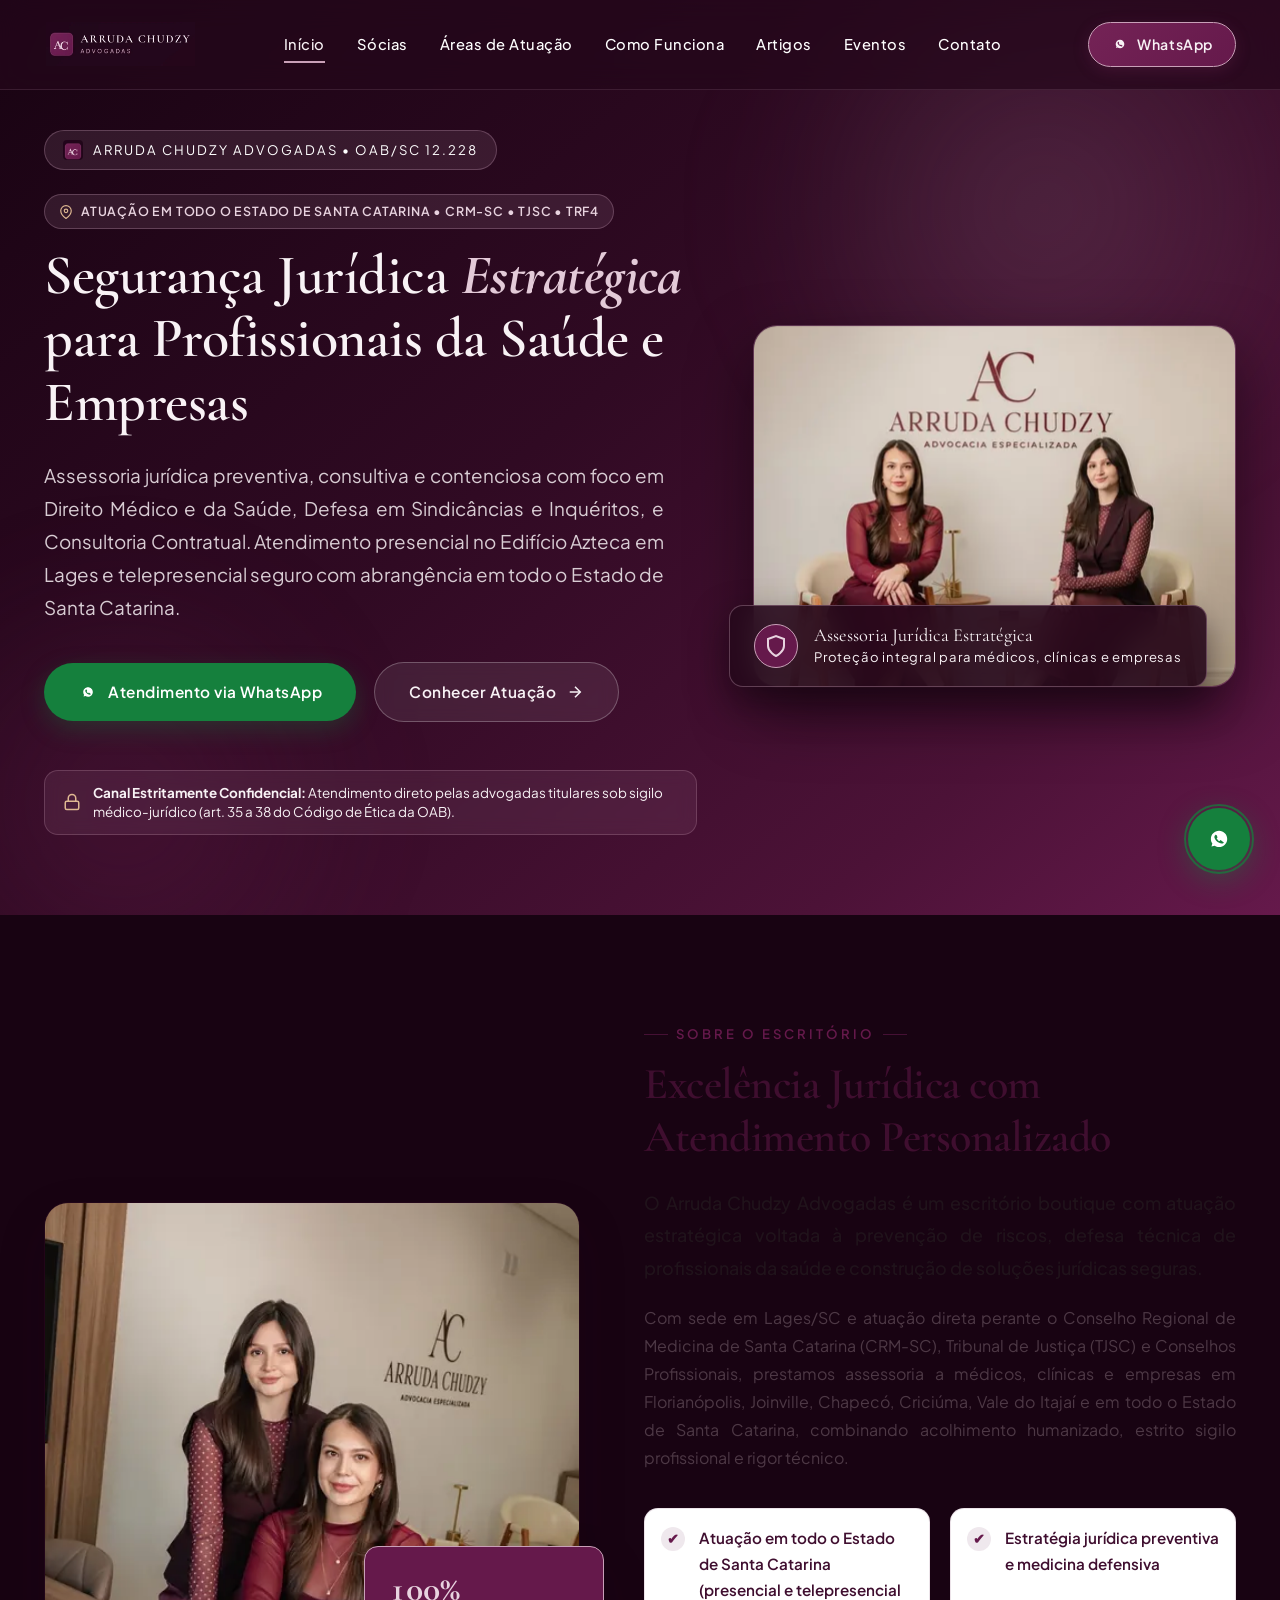
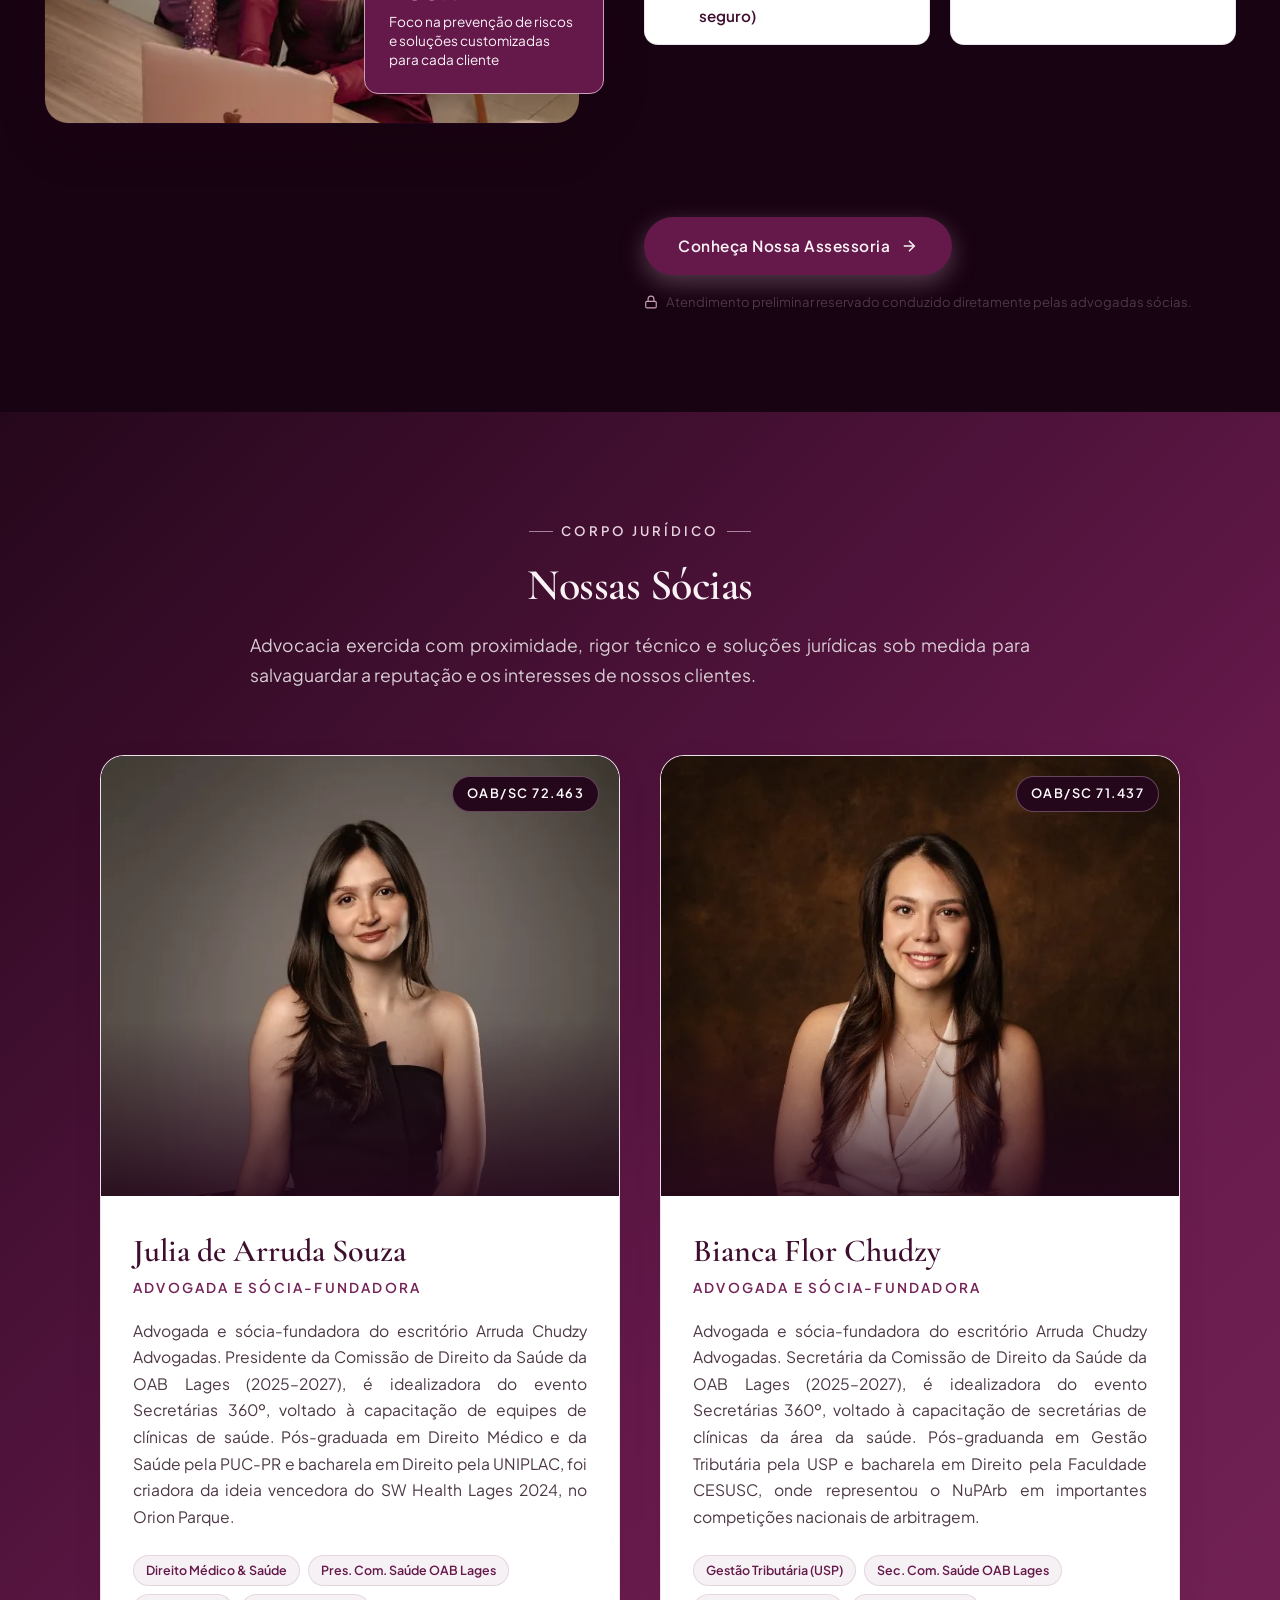
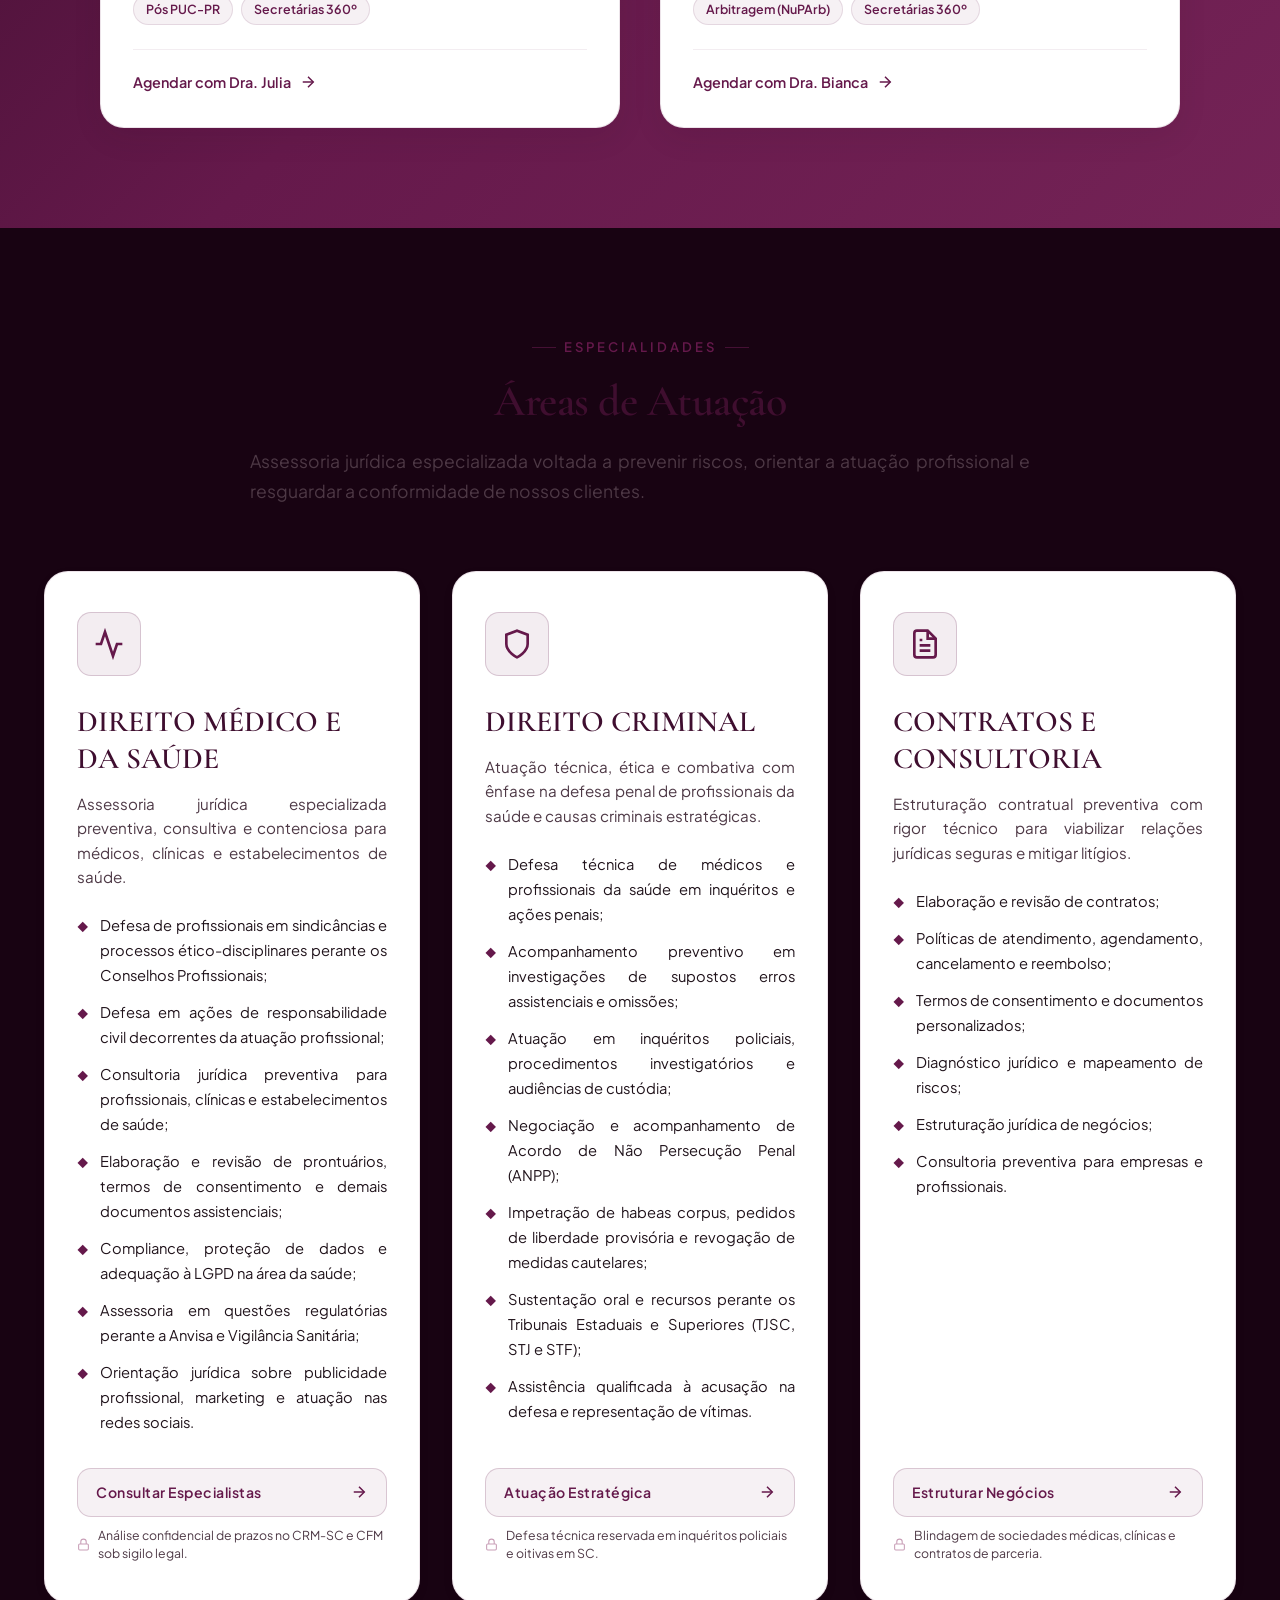
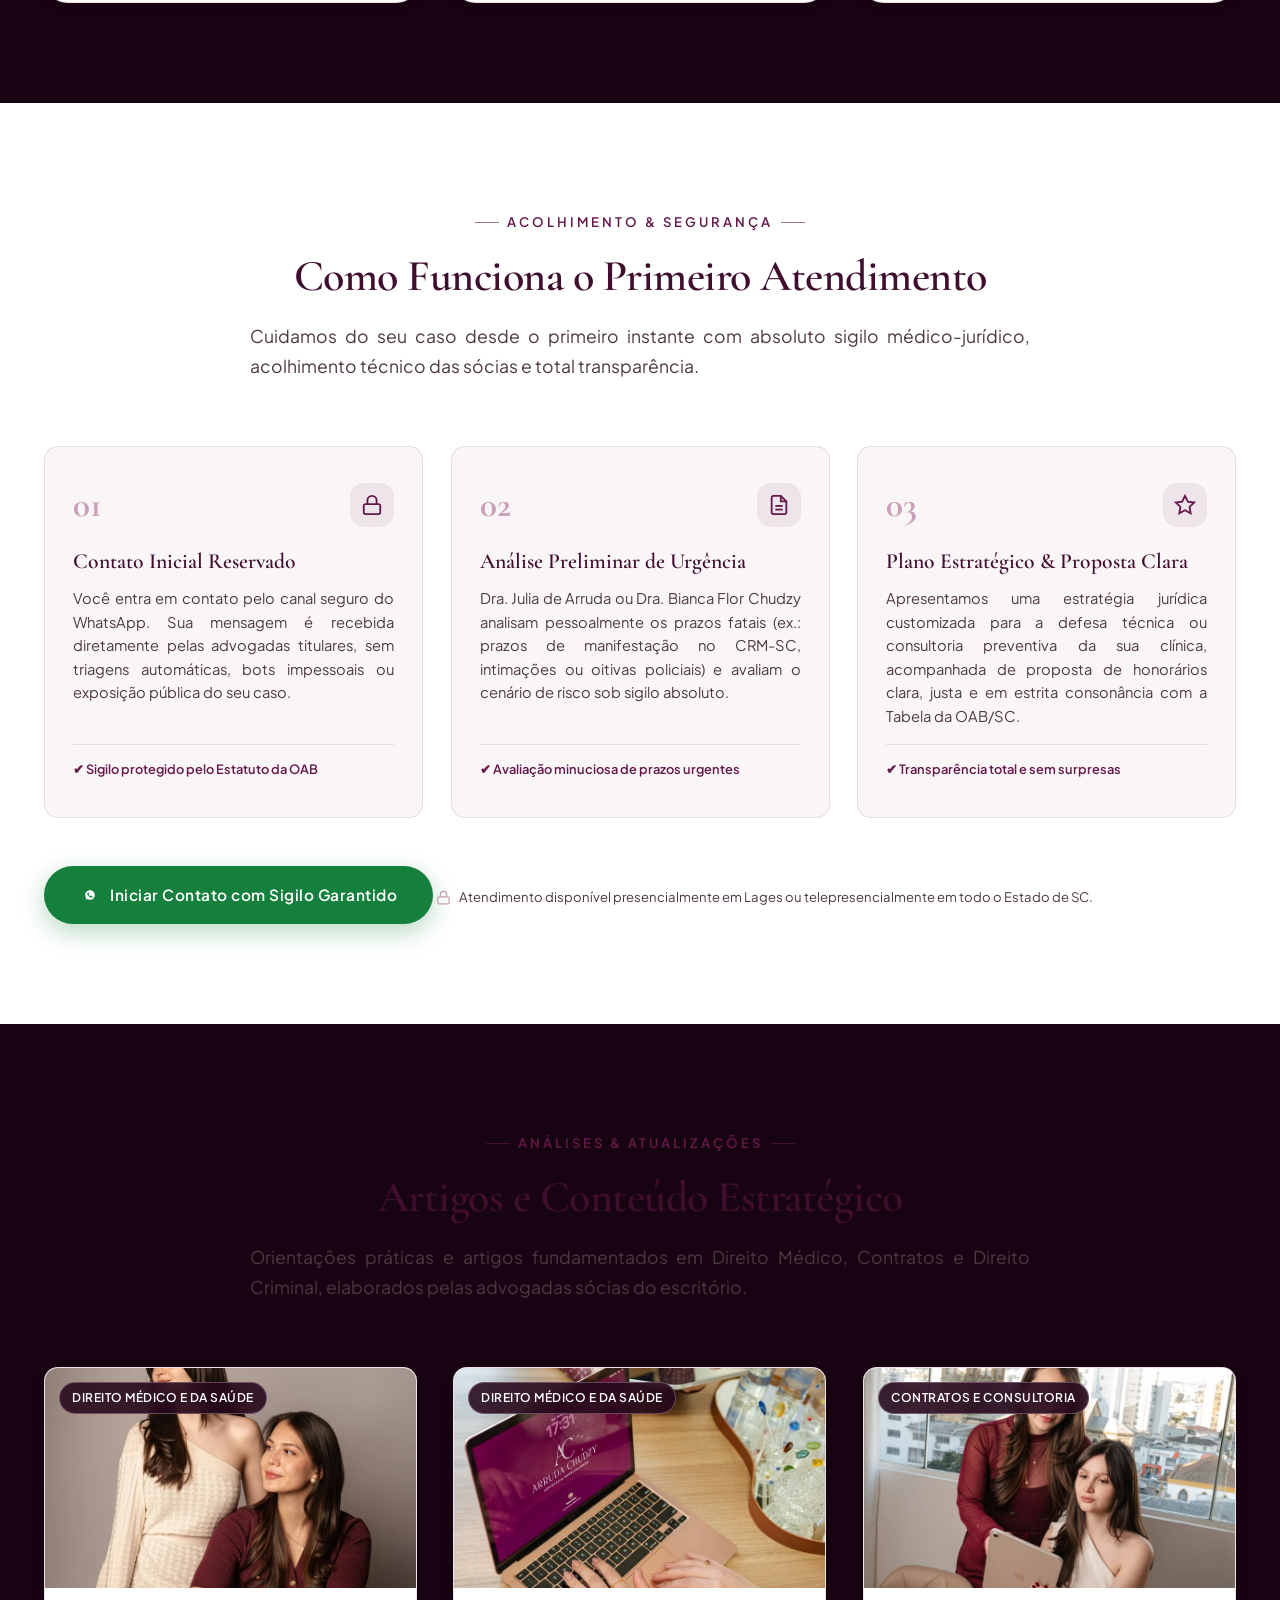
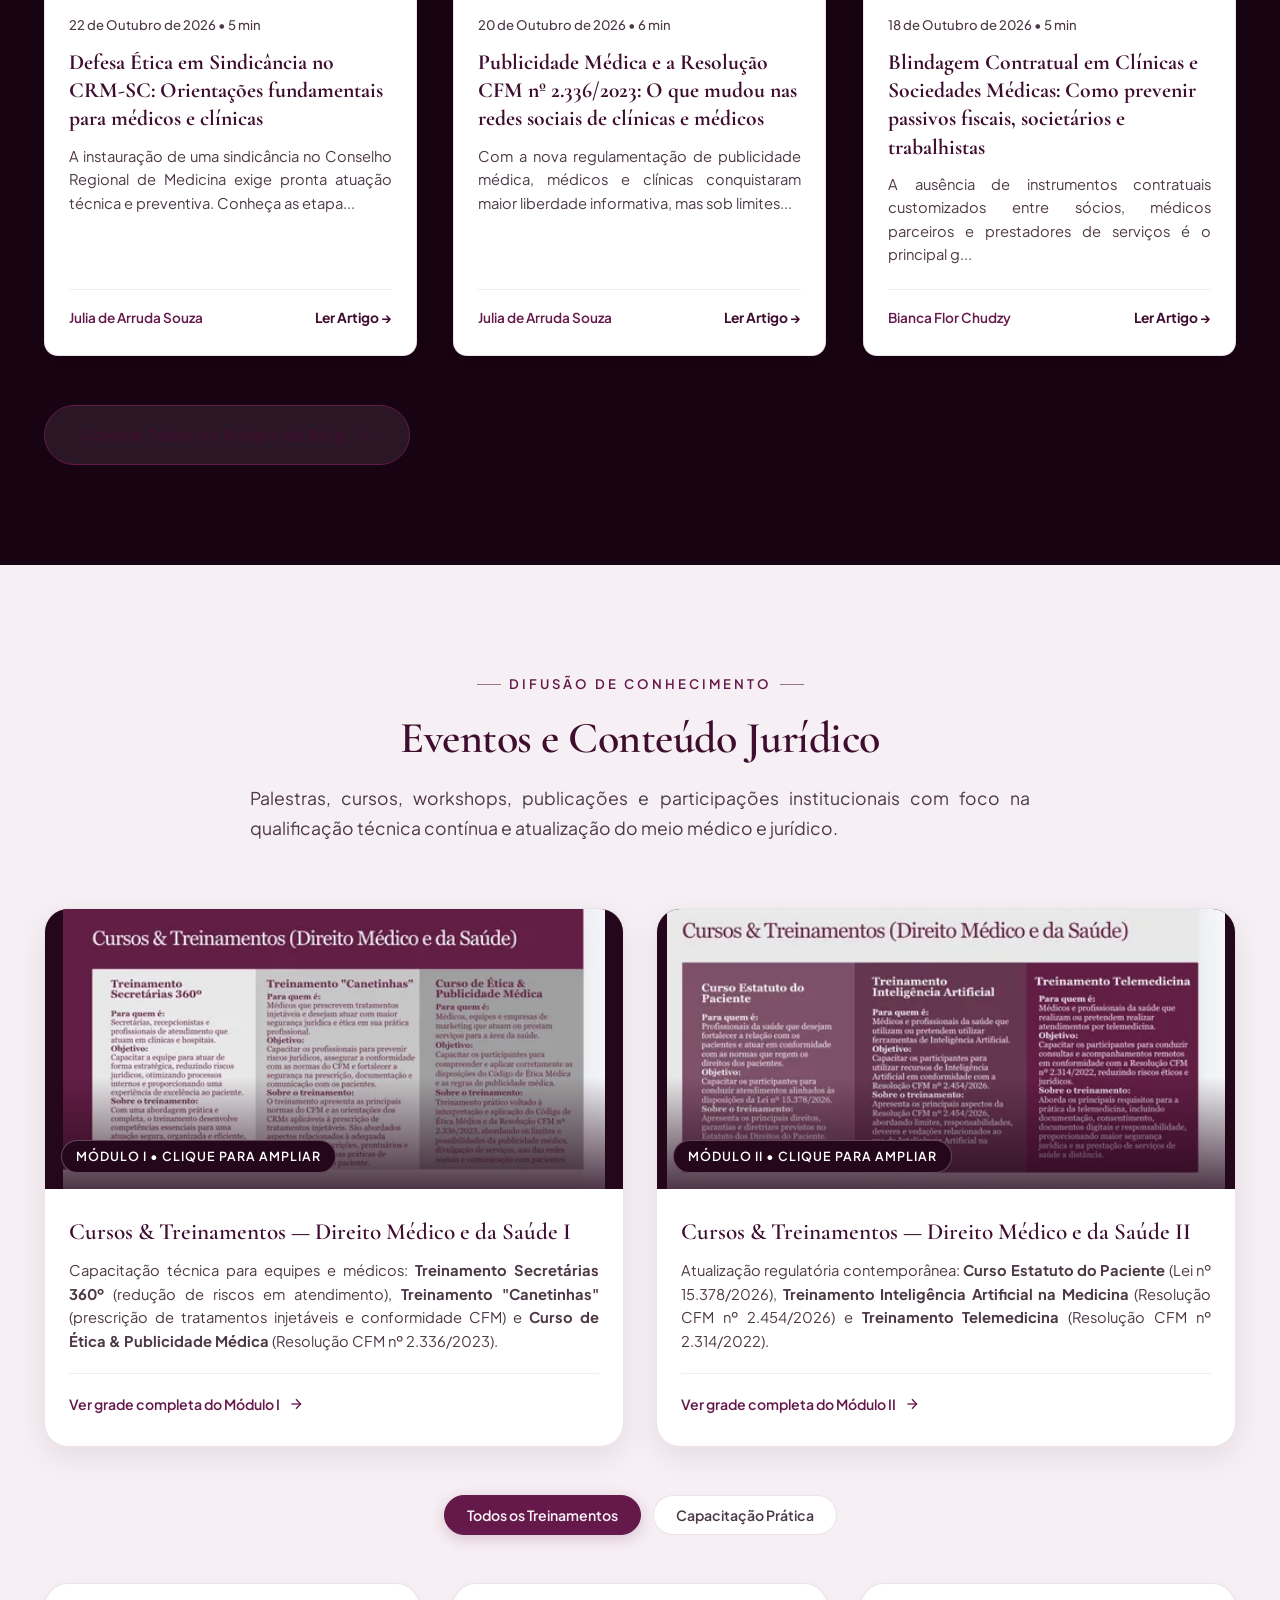
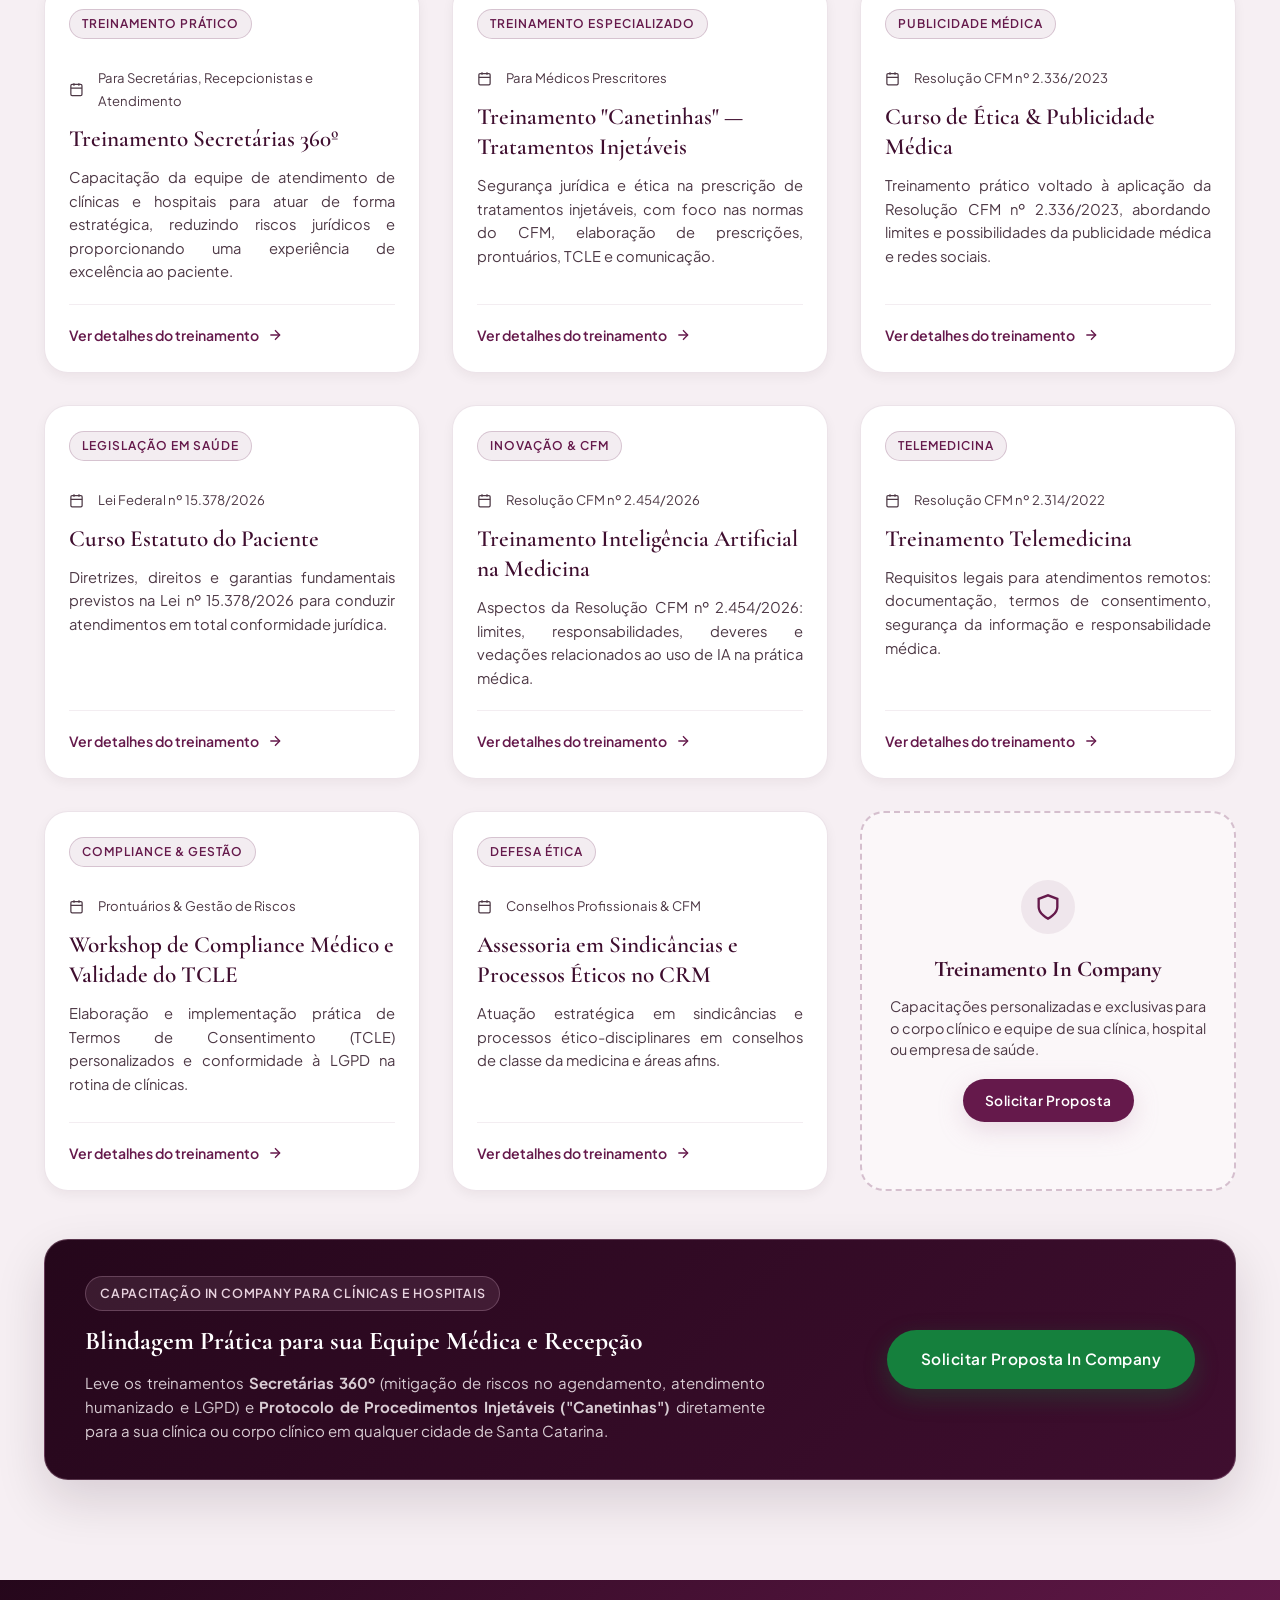
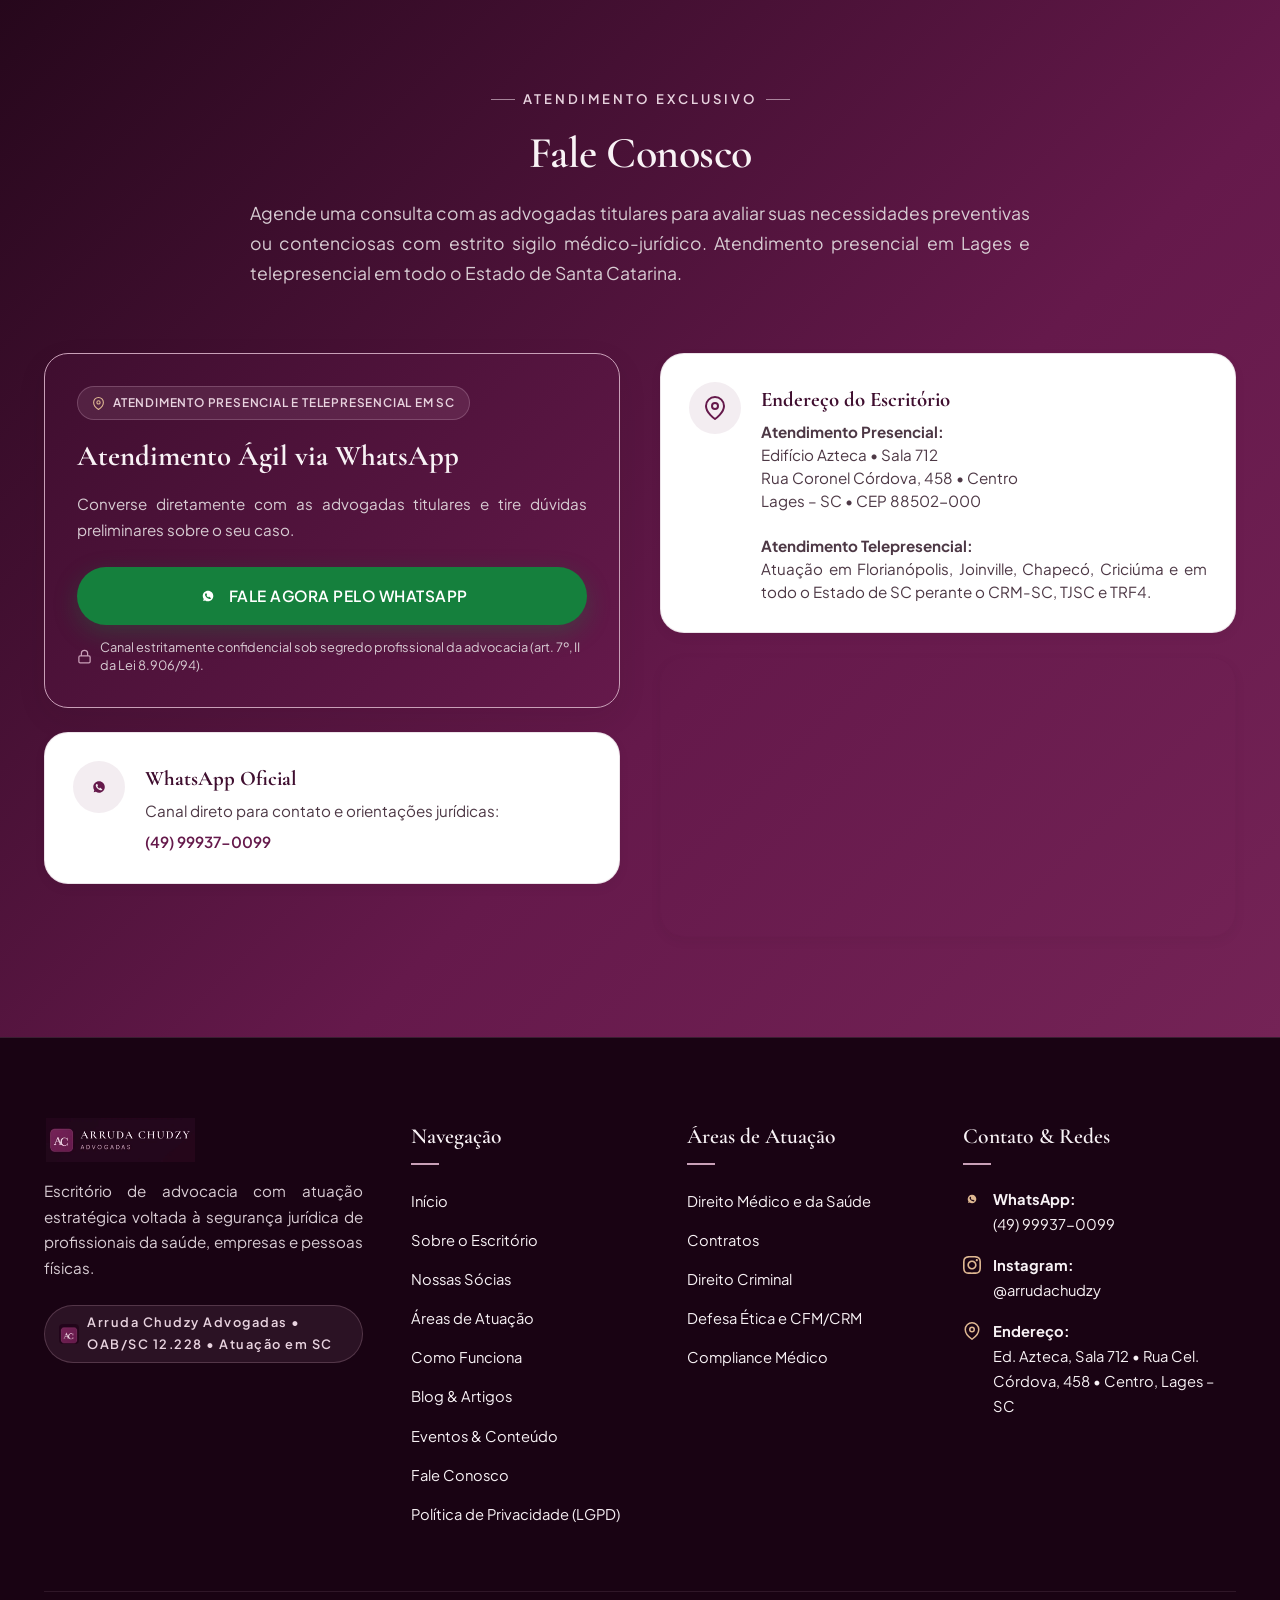
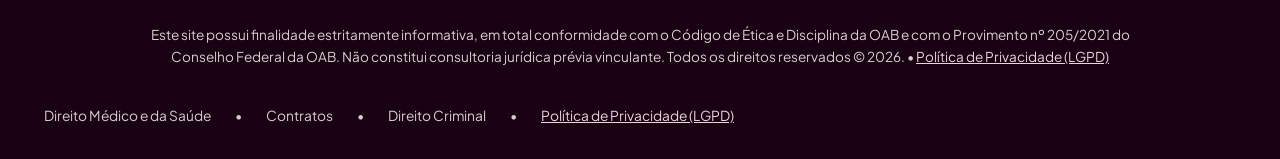
<file: index.html>
<!DOCTYPE html>
<html lang="pt-BR">
<head>
  <meta charset="UTF-8">
  <meta name="viewport" content="width=device-width, initial-scale=1.0">
  <meta http-equiv="X-UA-Compatible" content="ie=edge">

  <title>Arruda Chudzy Advogadas | Direito Médico, Contratos e Direito Criminal em Lages e SC</title>
  <meta name="description" content="Arruda Chudzy Advogadas — Atuação especializada em Direito Médico e da Saúde, Contratos e Direito Criminal. Advocacia estratégica, preventiva e resolutiva com rigor técnico e ético. OAB/SC 12.228.">
  <meta name="keywords" content="Arruda Chudzy Advogadas, Direito Médico, Direito da Saúde, Contratos, Direito Criminal, Julia de Arruda Souza, Bianca Flor Chudzy, OAB/SC, Lages SC, Advocacia Boutique">
  <meta name="author" content="Arruda Chudzy Advogadas">
  <meta name="robots" content="index, follow">

  <!-- Open Graph / Facebook / WhatsApp -->
  <meta property="og:type" content="website">
  <meta property="og:url" content="https://arrudachudzy.com.br/">
  <meta property="og:title" content="Arruda Chudzy Advogadas | Segurança Jurídica Estratégica">
  <meta property="og:description" content="Assessoria jurídica preventiva, consultiva e contenciosa especializada para profissionais da saúde, clínicas e empresas.">
  <meta property="og:image" content="https://arrudachudzy.com.br/assets/images/og-preview.jpg">
  <meta property="og:image:width" content="1200">
  <meta property="og:image:height" content="630">
  <meta property="og:locale" content="pt_BR">

  <!-- Twitter Meta Tags -->
  <meta name="twitter:card" content="summary_large_image">
  <meta name="twitter:title" content="Arruda Chudzy Advogadas | Segurança Jurídica Estratégica">
  <meta name="twitter:description" content="Direito Médico e da Saúde, Contratos e Direito Criminal com atendimento ético, técnico e personalizado.">
  <meta name="twitter:image" content="https://arrudachudzy.com.br/assets/images/og-preview.jpg">

  <!-- Favicon -->
  <link rel="icon" type="image/svg+xml" href="assets/images/favicon.svg">
  <link rel="apple-touch-icon" href="assets/images/logo.jpg">
  <link rel="manifest" href="manifest.json">
  <meta name="theme-color" content="#65194B">

  <!-- Google Fonts (Non-Render-Blocking Asynchronous Load) -->
  <link rel="preconnect" href="https://fonts.googleapis.com">
  <link rel="preconnect" href="https://fonts.gstatic.com" crossorigin>
  <link rel="preload" as="style" href="https://fonts.googleapis.com/css2?family=Cormorant+Garamond:ital,wght@0,400;0,500;0,600;0,700;1,400;1,600&family=Plus+Jakarta+Sans:wght@300;400;500;600;700&display=swap">
  <link rel="stylesheet" href="https://fonts.googleapis.com/css2?family=Cormorant+Garamond:ital,wght@0,400;0,500;0,600;0,700;1,400;1,600&family=Plus+Jakarta+Sans:wght@300;400;500;600;700&display=swap" media="print" onload="this.media='all'">
  <noscript>
    <link rel="stylesheet" href="https://fonts.googleapis.com/css2?family=Cormorant+Garamond:ital,wght@0,400;0,500;0,600;0,700;1,400;1,600&family=Plus+Jakarta+Sans:wght@300;400;500;600;700&display=swap">
  </noscript>

  <!-- Preload Responsive LCP Hero Image -->
  <link rel="preload" as="image" href="assets/images/hero-socias-recepcao-mobile.webp" type="image/webp" media="(max-width: 640px)" fetchpriority="high">
  <link rel="preload" as="image" href="assets/images/hero-socias-recepcao.webp" type="image/webp" media="(min-width: 641px)" fetchpriority="high">

  <!-- Consolidated Stylesheet -->
  <link rel="stylesheet" href="assets/css/style.css">

  <!-- Schema.org JSON-LD Structured Data for LegalService -->
  <script type="application/ld+json">
  {
    "@context": "https://schema.org",
    "@type": "LegalService",
    "name": "Arruda Chudzy Advogadas",
    "alternateName": "Arruda Chudzy Advocacia",
    "image": "https://arrudachudzy.com.br/assets/images/og-preview.jpg",
    "logo": "https://arrudachudzy.com.br/assets/images/logo-monogram.svg",
    "url": "https://arrudachudzy.com.br",
    "telephone": "+55-49-99937-0099",
    "priceRange": "$$$$",
    "address": {
      "@type": "PostalAddress",
      "streetAddress": "Rua Coronel Córdova, 458, Sala 712, Edifício Azteca",
      "addressLocality": "Lages",
      "addressRegion": "SC",
      "postalCode": "88502-000",
      "addressCountry": "BR"
    },
    "geo": {
      "@type": "GeoCoordinates",
      "latitude": -27.816667,
      "longitude": -50.326389
    },
    "openingHoursSpecification": {
      "@type": "OpeningHoursSpecification",
      "dayOfWeek": [
        "Monday",
        "Tuesday",
        "Wednesday",
        "Thursday",
        "Friday"
      ],
      "opens": "09:00",
      "closes": "18:00"
    },
    "sameAs": [
      "https://www.instagram.com/arrudachudzy/"
    ],
    "employee": [
      {
        "@type": "Person",
        "name": "Julia de Arruda Souza",
        "jobTitle": "Advogada e Sócia-Fundadora",
        "description": "OAB/SC 72.463 - Presidente da Comissão de Direito da Saúde da OAB Lages (2025–2027), Pós-graduada em Direito Médico e da Saúde pela PUC-PR, Idealizadora do Secretárias 360º"
      },
      {
        "@type": "Person",
        "name": "Bianca Flor Chudzy",
        "jobTitle": "Advogada e Sócia-Fundadora",
        "description": "OAB/SC 71.437 - Secretária da Comissão de Direito da Saúde da OAB Lages (2025–2027), Pós-graduanda em Gestão Tributária pela USP, Idealizadora do Secretárias 360º"
      }
    ]
  }
  </script>
</head>
<body>
  <!-- Acessibilidade: Skip link -->
  <a href="#conteudo-principal" class="skip-link">Pular para o conteúdo principal</a>

  <!-- =======================================================================
       HEADER / NAVBAR
       ======================================================================= -->
  <header class="site-header" role="banner">
    <div class="container navbar-container">
      <a href="#inicio" class="brand-logo" aria-label="Arruda Chudzy Advogadas - Página Inicial">
        <picture>
          <source type="image/webp" srcset="assets/images/logo-oficial.webp">
          <img src="assets/images/logo-oficial.png" alt="Arruda Chudzy Advogadas" class="brand-logo-img" width="160" height="46">
        </picture>
      </a>

      <nav class="nav-menu" role="navigation" aria-label="Navegação Principal">
        <a href="#inicio" class="nav-link active">Início</a>
        <a href="#socias" class="nav-link">Sócias</a>
        <a href="#atuacao" class="nav-link">Áreas de Atuação</a>
        <a href="#como-funciona" class="nav-link">Como Funciona</a>
        <a href="#artigos" class="nav-link">Artigos</a>
        <a href="#eventos" class="nav-link">Eventos</a>
        <a href="#contato" class="nav-link">Contato</a>
      </nav>

      <div class="nav-actions">
        <a href="https://wa.me/5549999370099" target="_blank" rel="noopener noreferrer" class="nav-cta-btn" aria-label="Falar pelo WhatsApp com o escritório">
          <svg width="18" height="18" viewBox="0 0 24 24" fill="currentColor"><path d="M12.031 6.172c-3.181 0-5.767 2.586-5.768 5.766-.001 1.298.38 2.27 1.019 3.287l-.582 2.128 2.182-.573c.978.58 1.911.928 3.145.929 3.178 0 5.767-2.587 5.768-5.766.001-3.187-2.575-5.771-5.764-5.771zm3.392 8.244c-.144.405-.837.774-1.17.824-.312.045-.694.074-2.127-.521-1.625-.675-2.656-2.34-2.736-2.448-.078-.108-.654-.869-.654-1.657 0-.787.413-1.174.558-1.332.144-.158.315-.198.421-.198.106 0 .211.002.304.006.098.004.229-.037.359.274.135.324.461 1.125.501 1.206.04.081.067.176.014.283-.054.108-.081.176-.161.27-.081.095-.17.211-.243.283-.081.081-.165.17-.071.332.095.162.42.34 1.229 1.42.128.114.244.151.343.19.123.048.243.042.335.028.115-.017.359-.147.501-.365.143-.217.143-.404.101-.485-.042-.081-.144-.131-.288-.202z"/></svg>
          <span>WhatsApp</span>
        </a>
      </div>

      <button class="menu-toggle" aria-label="Abrir menu de navegação" aria-expanded="false">
        <span></span>
        <span></span>
        <span></span>
      </button>
    </div>
  </header>

  <!-- =======================================================================
       CONTEÚDO PRINCIPAL
       ======================================================================= -->
  <main id="conteudo-principal">

    <!-- =====================================================================
         HERO SECTION
         ===================================================================== -->
    <section id="inicio" class="hero-section" data-fx-fundo="#180312" data-fx-tinta="#FAF6F8">
      <div class="hero-background-effects" aria-hidden="true">
        <div class="hero-glow-1"></div>
        <div class="hero-glow-2"></div>
      </div>

      <div class="container hero-grid">
        <div class="hero-content-col">
          <div class="hero-badge">
            <img src="assets/images/logo-monogram-oficial.png" alt="AC" class="hero-badge-logo" width="20" height="20">
            <span>Arruda Chudzy Advogadas &bull; OAB/SC 12.228</span>
          </div>

          <div class="geo-coverage-pill" data-fx="surgir">
            <svg width="14" height="14" viewBox="0 0 24 24" fill="none" stroke="currentColor" stroke-width="2"><path d="M21 10c0 7-9 13-9 13s-9-6-9-13a9 9 0 0 1 18 0z"></path><circle cx="12" cy="10" r="3"></circle></svg>
            <span>Atuação em Todo o Estado de Santa Catarina &bull; CRM-SC &bull; TJSC &bull; TRF4</span>
          </div>

          <h1 class="hero-title">
            Segurança Jurídica <span class="title-highlight">Estratégica</span> para Profissionais da Saúde e Empresas
          </h1>

          <p class="hero-subtitle">
            Assessoria jurídica preventiva, consultiva e contenciosa com foco em Direito Médico e da Saúde, Defesa em Sindicâncias e Inquéritos, e Consultoria Contratual. Atendimento presencial no Edifício Azteca em Lages e telepresencial seguro com abrangência em todo o Estado de Santa Catarina.
          </p>

          <div class="hero-cta-group">
            <a href="https://wa.me/5549999370099" target="_blank" rel="noopener noreferrer" class="btn btn-whatsapp" aria-label="Fale pelo WhatsApp com o escritório Arruda Chudzy">
              <svg width="20" height="20" viewBox="0 0 24 24" fill="currentColor"><path d="M12.031 6.172c-3.181 0-5.767 2.586-5.768 5.766-.001 1.298.38 2.27 1.019 3.287l-.582 2.128 2.182-.573c.978.58 1.911.928 3.145.929 3.178 0 5.767-2.587 5.768-5.766.001-3.187-2.575-5.771-5.764-5.771zm3.392 8.244c-.144.405-.837.774-1.17.824-.312.045-.694.074-2.127-.521-1.625-.675-2.656-2.34-2.736-2.448-.078-.108-.654-.869-.654-1.657 0-.787.413-1.174.558-1.332.144-.158.315-.198.421-.198.106 0 .211.002.304.006.098.004.229-.037.359.274.135.324.461 1.125.501 1.206.04.081.067.176.014.283-.054.108-.081.176-.161.27-.081.095-.17.211-.243.283-.081.081-.165.17-.071.332.095.162.42.34 1.229 1.42.128.114.244.151.343.19.123.048.243.042.335.028.115-.017.359-.147.501-.365.143-.217.143-.404.101-.485-.042-.081-.144-.131-.288-.202z"/></svg>
              <span>Atendimento via WhatsApp</span>
            </a>

            <a href="#atuacao" class="btn btn-secondary" style="border-color: rgba(255,255,255,0.25); color: var(--color-text-light);">
              <span>Conhecer Atuação</span>
              <svg width="18" height="18" viewBox="0 0 24 24" fill="none" stroke="currentColor" stroke-width="2"><line x1="5" y1="12" x2="19" y2="12"></line><polyline points="12 5 19 12 12 19"></polyline></svg>
            </a>
          </div>

          <div class="hero-secrecy-badge" data-fx="surgir" data-fx-atraso="400">
            <svg width="18" height="18" viewBox="0 0 24 24" fill="none" stroke="currentColor" stroke-width="2"><rect x="3" y="11" width="18" height="11" rx="2" ry="2"></rect><path d="M7 11V7a5 5 0 0 1 10 0v4"></path></svg>
            <span><strong>Canal Estritamente Confidencial:</strong> Atendimento direto pelas advogadas titulares sob sigilo médico-jurídico (art. 35 a 38 do Código de Ética da OAB).</span>
          </div>
        </div>

        <div class="hero-media-wrapper">
          <div class="hero-media-frame" data-fx-paralaxe="0.12">
            <picture>
              <source media="(max-width: 640px)" type="image/webp" srcset="assets/images/hero-socias-recepcao-mobile.webp">
              <source type="image/webp" srcset="assets/images/hero-socias-recepcao.webp">
              <img src="assets/images/hero-socias-recepcao.jpg" alt="Dra. Bianca Flor Chudzy e Dra. Julia de Arruda Souza no escritório Arruda Chudzy Advogadas" width="640" height="480" fetchpriority="high">
            </picture>
          </div>
          <div class="hero-floating-card" data-fx-mouse="12">
            <div class="hero-floating-icon">
              <svg width="24" height="24" viewBox="0 0 24 24" fill="none" stroke="currentColor" stroke-width="2"><path d="M12 22s8-4 8-10V5l-8-3-8 3v7c0 6 8 10 8 10z"></path></svg>
            </div>
            <div class="hero-floating-text">
              <div class="hero-floating-title">Assessoria Jurídica Estratégica</div>
              <p>Proteção integral para médicos, clínicas e empresas</p>
            </div>
          </div>
        </div>
      </div>
    </section>

    <!-- =====================================================================
         SOBRE O ESCRITÓRIO
         ===================================================================== -->
    <section class="section" id="sobre" data-fx-fundo="#F6EFF3" data-fx-tinta="#25071B">
      <div class="container about-grid">
        <div class="about-image-stack" data-fx="esquerda">
          <div class="about-main-img">
            <picture>
              <source media="(max-width: 640px)" type="image/webp" srcset="assets/images/sobre-socias-mesa-mobile.webp">
              <source type="image/webp" srcset="assets/images/sobre-socias-mesa.webp">
              <img src="assets/images/sobre-socias-mesa.jpg" alt="Dra. Julia de Arruda Souza e Dra. Bianca Flor Chudzy em atendimento no escritório Arruda Chudzy Advogadas" width="580" height="520" loading="lazy">
            </picture>
          </div>
          <div class="about-badge-card">
            <div class="badge-number" data-fx="contar" data-fx-fim="100" data-fx-sufixo="%">100%</div>
            <div class="badge-desc">Foco na prevenção de riscos e soluções customizadas para cada cliente</div>
          </div>
        </div>

        <div class="about-content-col" data-fx="direita">
          <div class="section-tag" data-fx="surgir">Sobre o Escritório</div>
          <h2 class="section-title" data-fx="subir">Excelência Jurídica com Atendimento Personalizado</h2>

          <p class="about-lead-text" data-fx="surgir" data-fx-atraso="150">
            O Arruda Chudzy Advogadas é um escritório boutique com atuação estratégica voltada à prevenção de riscos, defesa técnica de profissionais da saúde e construção de soluções jurídicas seguras.
          </p>

          <p class="about-secondary-text" data-fx="surgir" data-fx-atraso="250">
            Com sede em Lages/SC e atuação direta perante o Conselho Regional de Medicina de Santa Catarina (CRM-SC), Tribunal de Justiça (TJSC) e Conselhos Profissionais, prestamos assessoria a médicos, clínicas e empresas em Florianópolis, Joinville, Chapecó, Criciúma, Vale do Itajaí e em todo o Estado de Santa Catarina, combinando acolhimento humanizado, estrito sigilo profissional e rigor técnico.
          </p>

          <div class="about-highlights-grid">
            <div class="highlight-item" data-fx="subir" data-fx-atraso="100">
              <span class="highlight-check-icon">&#10004;</span>
              <span class="highlight-text">Atuação em todo o Estado de Santa Catarina (presencial e telepresencial seguro)</span>
            </div>
            <div class="highlight-item" data-fx="subir" data-fx-atraso="200">
              <span class="highlight-check-icon">&#10004;</span>
              <span class="highlight-text">Estratégia jurídica preventiva e medicina defensiva</span>
            </div>
            <div class="highlight-item" data-fx="subir" data-fx-atraso="300">
              <span class="highlight-check-icon">&#10004;</span>
              <span class="highlight-text">Atendimento direto pelas advogadas titulares</span>
            </div>
            <div class="highlight-item" data-fx="subir" data-fx-atraso="400">
              <span class="highlight-check-icon">&#10004;</span>
              <span class="highlight-text">Estrito sigilo médico-jurídico (art. 35 a 38 do CED-OAB)</span>
            </div>
          </div>

          <div style="display: flex; flex-direction: column; align-items: flex-start; gap: 8px;">
            <a href="https://wa.me/5549999370099" target="_blank" rel="noopener noreferrer" class="btn btn-primary" data-fx="subir" data-fx-atraso="500" style="background: var(--color-primary); color: var(--color-text-light);">
              <span>Conheça Nossa Assessoria</span>
              <svg width="18" height="18" viewBox="0 0 24 24" fill="none" stroke="currentColor" stroke-width="2"><line x1="5" y1="12" x2="19" y2="12"></line><polyline points="12 5 19 12 12 19"></polyline></svg>
            </a>
            <div class="secrecy-badge secrecy-badge-dark-text" data-fx="surgir" data-fx-atraso="600">
              <svg width="14" height="14" viewBox="0 0 24 24" fill="none" stroke="currentColor" stroke-width="2"><rect x="3" y="11" width="18" height="11" rx="2" ry="2"></rect><path d="M7 11V7a5 5 0 0 1 10 0v4"></path></svg>
              <span>Atendimento preliminar reservado conduzido diretamente pelas advogadas sócias.</span>
            </div>
          </div>
        </div>
      </div>
    </section>

    <!-- =====================================================================
         SEÇÃO SÓCIAS
         ===================================================================== -->
    <section id="socias" class="section section-dark" data-fx-fundo="#25071B" data-fx-tinta="#FAF6F8">
      <div class="container">
        <div class="section-header" data-fx="subir">
          <div class="section-tag">Corpo Jurídico</div>
          <h2 class="section-title">Nossas Sócias</h2>
          <p class="section-subtitle">
            Advocacia exercida com proximidade, rigor técnico e soluções jurídicas sob medida para salvaguardar a reputação e os interesses de nossos clientes.
          </p>
        </div>

        <div class="partners-grid">
          <!-- Card 01: Julia de Arruda Souza -->
          <article class="partner-card" data-fx="esquerda">
            <div class="partner-image-wrapper">
              <picture>
                <source type="image/webp" srcset="assets/images/julia-arruda.webp">
                <img src="assets/images/julia-arruda.jpg" alt="Julia de Arruda Souza - Advogada OAB/SC 72.463" width="682" height="682" loading="lazy">
              </picture>
              <div class="partner-image-overlay"></div>
              <span class="partner-oab-badge">OAB/SC 72.463</span>
            </div>
            <div class="partner-body">
              <h3 class="partner-name">Julia de Arruda Souza</h3>
              <div class="partner-role-title">Advogada e Sócia-Fundadora</div>
              <p class="partner-bio">
                Advogada e sócia-fundadora do escritório Arruda Chudzy Advogadas. Presidente da Comissão de Direito da Saúde da OAB Lages (2025–2027), é idealizadora do evento Secretárias 360º, voltado à capacitação de equipes de clínicas de saúde. Pós-graduada em Direito Médico e da Saúde pela PUC-PR e bacharela em Direito pela UNIPLAC, foi criadora da ideia vencedora do SW Health Lages 2024, no Orion Parque.
              </p>
              <div class="partner-tags">
                <span class="partner-tag-pill">Direito Médico & Saúde</span>
                <span class="partner-tag-pill">Pres. Com. Saúde OAB Lages</span>
                <span class="partner-tag-pill">Pós PUC-PR</span>
                <span class="partner-tag-pill">Secretárias 360º</span>
              </div>
              <div class="partner-card-footer">
                <a href="https://wa.me/5549999370099?text=Ol%C3%A1%2C%20gostaria%20de%20falar%20com%20a%20Dra.%20Julia%20de%20Arruda." target="_blank" rel="noopener noreferrer" class="partner-contact-link">
                  <span>Agendar com Dra. Julia</span>
                  <svg width="18" height="18" viewBox="0 0 24 24" fill="none" stroke="currentColor" stroke-width="2"><line x1="5" y1="12" x2="19" y2="12"></line><polyline points="12 5 19 12 12 19"></polyline></svg>
                </a>
              </div>
            </div>
          </article>

          <!-- Card 02: Bianca Flor Chudzy -->
          <article class="partner-card" data-fx="direita">
            <div class="partner-image-wrapper">
              <picture>
                <source type="image/webp" srcset="assets/images/bianca-chudzy.webp">
                <img src="assets/images/bianca-chudzy.jpg" alt="Bianca Flor Chudzy - Advogada OAB/SC 71.437" width="682" height="682" loading="lazy">
              </picture>
              <div class="partner-image-overlay"></div>
              <span class="partner-oab-badge">OAB/SC 71.437</span>
            </div>
            <div class="partner-body">
              <h3 class="partner-name">Bianca Flor Chudzy</h3>
              <div class="partner-role-title">Advogada e Sócia-Fundadora</div>
              <p class="partner-bio">
                Advogada e sócia-fundadora do escritório Arruda Chudzy Advogadas. Secretária da Comissão de Direito da Saúde da OAB Lages (2025–2027), é idealizadora do evento Secretárias 360º, voltado à capacitação de secretárias de clínicas da área da saúde. Pós-graduanda em Gestão Tributária pela USP e bacharela em Direito pela Faculdade CESUSC, onde representou o NuPArb em importantes competições nacionais de arbitragem.
              </p>
              <div class="partner-tags">
                <span class="partner-tag-pill">Gestão Tributária (USP)</span>
                <span class="partner-tag-pill">Sec. Com. Saúde OAB Lages</span>
                <span class="partner-tag-pill">Arbitragem (NuPArb)</span>
                <span class="partner-tag-pill">Secretárias 360º</span>
              </div>
              <div class="partner-card-footer">
                <a href="https://wa.me/5549999370099?text=Ol%C3%A1%2C%20gostaria%20de%20falar%20com%20a%20Dra.%20Bianca%20Flor%20Chudzy." target="_blank" rel="noopener noreferrer" class="partner-contact-link">
                  <span>Agendar com Dra. Bianca</span>
                  <svg width="18" height="18" viewBox="0 0 24 24" fill="none" stroke="currentColor" stroke-width="2"><line x1="5" y1="12" x2="19" y2="12"></line><polyline points="12 5 19 12 12 19"></polyline></svg>
                </a>
              </div>
            </div>
          </article>
        </div>
      </div>
    </section>

    <!-- =====================================================================
         ÁREAS DE ATUAÇÃO
         ===================================================================== -->
    <section id="atuacao" class="section" data-fx-fundo="#FAF6F8" data-fx-tinta="#25071B">
      <div class="container">
        <div class="section-header" data-fx="subir">
          <div class="section-tag">Especialidades</div>
          <h2 class="section-title">Áreas de Atuação</h2>
          <p class="section-subtitle">
            Assessoria jurídica especializada voltada a prevenir riscos, orientar a atuação profissional e resguardar a conformidade de nossos clientes.
          </p>
        </div>

        <div class="practice-areas-grid">
          <!-- ÁREA 1: DIREITO MÉDICO E DA SAÚDE -->
          <article class="practice-card" data-fx="subir" data-fx-atraso="100" style="background: #FFFFFF; color: var(--color-text-dark); border-color: var(--color-border-light);">
            <div class="practice-icon-box" style="background: rgba(101, 25, 75, 0.08); color: var(--color-primary); border-color: rgba(101, 25, 75, 0.2);">
              <svg width="32" height="32" viewBox="0 0 24 24" fill="none" stroke="currentColor" stroke-width="2"><path d="M22 12h-4l-3 9L9 3l-3 9H2"></path></svg>
            </div>
            <h3 class="practice-title" style="color: var(--color-primary-dark);">DIREITO MÉDICO E DA SAÚDE</h3>
            <p class="practice-summary" style="color: var(--color-text-muted);">
              Assessoria jurídica especializada preventiva, consultiva e contenciosa para médicos, clínicas e estabelecimentos de saúde.
            </p>
            <ul class="practice-topics-list">
              <li class="practice-topic-item" style="color: var(--color-text-dark);"><span class="practice-topic-bullet">&#9670;</span> Defesa de profissionais em sindicâncias e processos ético-disciplinares perante os Conselhos Profissionais;</li>
              <li class="practice-topic-item" style="color: var(--color-text-dark);"><span class="practice-topic-bullet">&#9670;</span> Defesa em ações de responsabilidade civil decorrentes da atuação profissional;</li>
              <li class="practice-topic-item" style="color: var(--color-text-dark);"><span class="practice-topic-bullet">&#9670;</span> Consultoria jurídica preventiva para profissionais, clínicas e estabelecimentos de saúde;</li>
              <li class="practice-topic-item" style="color: var(--color-text-dark);"><span class="practice-topic-bullet">&#9670;</span> Elaboração e revisão de prontuários, termos de consentimento e demais documentos assistenciais;</li>
              <li class="practice-topic-item" style="color: var(--color-text-dark);"><span class="practice-topic-bullet">&#9670;</span> Compliance, proteção de dados e adequação à LGPD na área da saúde;</li>
              <li class="practice-topic-item" style="color: var(--color-text-dark);"><span class="practice-topic-bullet">&#9670;</span> Assessoria em questões regulatórias perante a Anvisa e Vigilância Sanitária;</li>
              <li class="practice-topic-item" style="color: var(--color-text-dark);"><span class="practice-topic-bullet">&#9670;</span> Orientação jurídica sobre publicidade profissional, marketing e atuação nas redes sociais.</li>
            </ul>
            <a href="https://wa.me/5549999370099?text=Ol%C3%A1!%20Gostaria%20de%20informa%C3%A7%C3%B5es%20sobre%20Direito%20M%C3%A9dico%20e%20da%20Sa%C3%BAde." target="_blank" rel="noopener noreferrer" class="practice-cta-btn" style="background: rgba(101, 25, 75, 0.06); color: var(--color-primary); border-color: rgba(101, 25, 75, 0.2);">
              <span>Consultar Especialistas</span>
              <svg width="18" height="18" viewBox="0 0 24 24" fill="none" stroke="currentColor" stroke-width="2"><line x1="5" y1="12" x2="19" y2="12"></line><polyline points="12 5 19 12 12 19"></polyline></svg>
            </a>
            <div class="secrecy-badge secrecy-badge-dark-text" style="font-size: 0.77rem; justify-content: center;">
              <svg width="13" height="13" viewBox="0 0 24 24" fill="none" stroke="currentColor" stroke-width="2"><rect x="3" y="11" width="18" height="11" rx="2" ry="2"></rect><path d="M7 11V7a5 5 0 0 1 10 0v4"></path></svg>
              <span>Análise confidencial de prazos no CRM-SC e CFM sob sigilo legal.</span>
            </div>
          </article>

          <!-- ÁREA 2: DIREITO CRIMINAL -->
          <article class="practice-card" data-fx="subir" data-fx-atraso="250" style="background: #FFFFFF; color: var(--color-text-dark); border-color: var(--color-border-light);">
            <div class="practice-icon-box" style="background: rgba(101, 25, 75, 0.08); color: var(--color-primary); border-color: rgba(101, 25, 75, 0.2);">
              <svg width="32" height="32" viewBox="0 0 24 24" fill="none" stroke="currentColor" stroke-width="2"><path d="M12 22s8-4 8-10V5l-8-3-8 3v7c0 6 8 10 8 10z"></path></svg>
            </div>
            <h3 class="practice-title" style="color: var(--color-primary-dark);">DIREITO CRIMINAL</h3>
            <p class="practice-summary" style="color: var(--color-text-muted);">
              Atuação técnica, ética e combativa com ênfase na defesa penal de profissionais da saúde e causas criminais estratégicas.
            </p>
            <ul class="practice-topics-list">
              <li class="practice-topic-item" style="color: var(--color-text-dark);"><span class="practice-topic-bullet">&#9670;</span> Defesa técnica de médicos e profissionais da saúde em inquéritos e ações penais;</li>
              <li class="practice-topic-item" style="color: var(--color-text-dark);"><span class="practice-topic-bullet">&#9670;</span> Acompanhamento preventivo em investigações de supostos erros assistenciais e omissões;</li>
              <li class="practice-topic-item" style="color: var(--color-text-dark);"><span class="practice-topic-bullet">&#9670;</span> Atuação em inquéritos policiais, procedimentos investigatórios e audiências de custódia;</li>
              <li class="practice-topic-item" style="color: var(--color-text-dark);"><span class="practice-topic-bullet">&#9670;</span> Negociação e acompanhamento de Acordo de Não Persecução Penal (ANPP);</li>
              <li class="practice-topic-item" style="color: var(--color-text-dark);"><span class="practice-topic-bullet">&#9670;</span> Impetração de habeas corpus, pedidos de liberdade provisória e revogação de medidas cautelares;</li>
              <li class="practice-topic-item" style="color: var(--color-text-dark);"><span class="practice-topic-bullet">&#9670;</span> Sustentação oral e recursos perante os Tribunais Estaduais e Superiores (TJSC, STJ e STF);</li>
              <li class="practice-topic-item" style="color: var(--color-text-dark);"><span class="practice-topic-bullet">&#9670;</span> Assistência qualificada à acusação na defesa e representação de vítimas.</li>
            </ul>
            <a href="https://wa.me/5549999370099?text=Ol%C3%A1!%20Gostaria%20de%20atendimento%20em%20Direito%20Criminal." target="_blank" rel="noopener noreferrer" class="practice-cta-btn" style="background: rgba(101, 25, 75, 0.06); color: var(--color-primary); border-color: rgba(101, 25, 75, 0.2);">
              <span>Atuação Estratégica</span>
              <svg width="18" height="18" viewBox="0 0 24 24" fill="none" stroke="currentColor" stroke-width="2"><line x1="5" y1="12" x2="19" y2="12"></line><polyline points="12 5 19 12 12 19"></polyline></svg>
            </a>
            <div class="secrecy-badge secrecy-badge-dark-text" style="font-size: 0.77rem; justify-content: center;">
              <svg width="13" height="13" viewBox="0 0 24 24" fill="none" stroke="currentColor" stroke-width="2"><rect x="3" y="11" width="18" height="11" rx="2" ry="2"></rect><path d="M7 11V7a5 5 0 0 1 10 0v4"></path></svg>
              <span>Defesa técnica reservada em inquéritos policiais e oitivas em SC.</span>
            </div>
          </article>

          <!-- ÁREA 3: CONTRATOS E CONSULTORIA -->
          <article class="practice-card" data-fx="subir" data-fx-atraso="400" style="background: #FFFFFF; color: var(--color-text-dark); border-color: var(--color-border-light);">
            <div class="practice-icon-box" style="background: rgba(101, 25, 75, 0.08); color: var(--color-primary); border-color: rgba(101, 25, 75, 0.2);">
              <svg width="32" height="32" viewBox="0 0 24 24" fill="none" stroke="currentColor" stroke-width="2"><path d="M14 2H6a2 2 0 0 0-2 2v16a2 2 0 0 0 2 2h12a2 2 0 0 0 2-2V8z"></path><polyline points="14 2 14 8 20 8"></polyline><line x1="16" y1="13" x2="8" y2="13"></line><line x1="16" y1="17" x2="8" y2="17"></line><polyline points="10 9 9 9 8 9"></polyline></svg>
            </div>
            <h3 class="practice-title" style="color: var(--color-primary-dark);">CONTRATOS E CONSULTORIA</h3>
            <p class="practice-summary" style="color: var(--color-text-muted);">
              Estruturação contratual preventiva com rigor técnico para viabilizar relações jurídicas seguras e mitigar litígios.
            </p>
            <ul class="practice-topics-list">
              <li class="practice-topic-item" style="color: var(--color-text-dark);"><span class="practice-topic-bullet">&#9670;</span> Elaboração e revisão de contratos;</li>
              <li class="practice-topic-item" style="color: var(--color-text-dark);"><span class="practice-topic-bullet">&#9670;</span> Políticas de atendimento, agendamento, cancelamento e reembolso;</li>
              <li class="practice-topic-item" style="color: var(--color-text-dark);"><span class="practice-topic-bullet">&#9670;</span> Termos de consentimento e documentos personalizados;</li>
              <li class="practice-topic-item" style="color: var(--color-text-dark);"><span class="practice-topic-bullet">&#9670;</span> Diagnóstico jurídico e mapeamento de riscos;</li>
              <li class="practice-topic-item" style="color: var(--color-text-dark);"><span class="practice-topic-bullet">&#9670;</span> Estruturação jurídica de negócios;</li>
              <li class="practice-topic-item" style="color: var(--color-text-dark);"><span class="practice-topic-bullet">&#9670;</span> Consultoria preventiva para empresas e profissionais.</li>
            </ul>
            <a href="https://wa.me/5549999370099?text=Ol%C3%A1!%20Gostaria%20de%20informa%C3%A7%C3%B5es%20sobre%20Contratos%20e%20Consultoria." target="_blank" rel="noopener noreferrer" class="practice-cta-btn" style="background: rgba(101, 25, 75, 0.06); color: var(--color-primary); border-color: rgba(101, 25, 75, 0.2);">
              <span>Estruturar Negócios</span>
              <svg width="18" height="18" viewBox="0 0 24 24" fill="none" stroke="currentColor" stroke-width="2"><line x1="5" y1="12" x2="19" y2="12"></line><polyline points="12 5 19 12 12 19"></polyline></svg>
            </a>
            <div class="secrecy-badge secrecy-badge-dark-text" style="font-size: 0.77rem; justify-content: center;">
              <svg width="13" height="13" viewBox="0 0 24 24" fill="none" stroke="currentColor" stroke-width="2"><rect x="3" y="11" width="18" height="11" rx="2" ry="2"></rect><path d="M7 11V7a5 5 0 0 1 10 0v4"></path></svg>
              <span>Blindagem de sociedades médicas, clínicas e contratos de parceria.</span>
            </div>
          </article>
        </div>
      </div>
    </section>

    <!-- =====================================================================
         COMO FUNCIONA O ATENDIMENTO — FLUXO DE ACOLHIMENTO E SIGILO
         ===================================================================== -->
    <section id="como-funciona" class="section workflow-section" data-fx-fundo="#FFFFFF" data-fx-tinta="#25071B">
      <div class="container">
        <div class="section-header" data-fx="subir">
          <div class="section-tag">Acolhimento &amp; Segurança</div>
          <h2 class="section-title">Como Funciona o Primeiro Atendimento</h2>
          <p class="section-subtitle">
            Cuidamos do seu caso desde o primeiro instante com absoluto sigilo médico-jurídico, acolhimento técnico das sócias e total transparência.
          </p>
        </div>

        <div class="workflow-steps-grid">
          <!-- Passo 01 -->
          <article class="workflow-step-card" data-fx="subir" data-fx-atraso="100">
            <div class="workflow-step-header">
              <span class="workflow-step-num">01</span>
              <div class="workflow-step-icon">
                <svg width="22" height="22" viewBox="0 0 24 24" fill="none" stroke="currentColor" stroke-width="2"><rect x="3" y="11" width="18" height="11" rx="2" ry="2"></rect><path d="M7 11V7a5 5 0 0 1 10 0v4"></path></svg>
              </div>
            </div>
            <h3 class="workflow-step-title">Contato Inicial Reservado</h3>
            <p class="workflow-step-desc">
              Você entra em contato pelo canal seguro do WhatsApp. Sua mensagem é recebida diretamente pelas advogadas titulares, sem triagens automáticas, bots impessoais ou exposição pública do seu caso.
            </p>
            <div class="workflow-step-footer">
              <span>&#10004; Sigilo protegido pelo Estatuto da OAB</span>
            </div>
          </article>

          <!-- Passo 02 -->
          <article class="workflow-step-card" data-fx="subir" data-fx-atraso="250">
            <div class="workflow-step-header">
              <span class="workflow-step-num">02</span>
              <div class="workflow-step-icon">
                <svg width="22" height="22" viewBox="0 0 24 24" fill="none" stroke="currentColor" stroke-width="2"><path d="M14 2H6a2 2 0 0 0-2 2v16a2 2 0 0 0 2 2h12a2 2 0 0 0 2-2V8z"></path><polyline points="14 2 14 8 20 8"></polyline><line x1="16" y1="13" x2="8" y2="13"></line><line x1="16" y1="17" x2="8" y2="17"></line></svg>
              </div>
            </div>
            <h3 class="workflow-step-title">Análise Preliminar de Urgência</h3>
            <p class="workflow-step-desc">
              Dra. Julia de Arruda ou Dra. Bianca Flor Chudzy analisam pessoalmente os prazos fatais (ex.: prazos de manifestação no CRM-SC, intimações ou oitivas policiais) e avaliam o cenário de risco sob sigilo absoluto.
            </p>
            <div class="workflow-step-footer">
              <span>&#10004; Avaliação minuciosa de prazos urgentes</span>
            </div>
          </article>

          <!-- Passo 03 -->
          <article class="workflow-step-card" data-fx="subir" data-fx-atraso="400">
            <div class="workflow-step-header">
              <span class="workflow-step-num">03</span>
              <div class="workflow-step-icon">
                <svg width="22" height="22" viewBox="0 0 24 24" fill="none" stroke="currentColor" stroke-width="2"><polygon points="12 2 15.09 8.26 22 9.27 17 14.14 18.18 21.02 12 17.77 5.82 21.02 7 14.14 2 9.27 8.91 8.26 12 2"></polygon></svg>
              </div>
            </div>
            <h3 class="workflow-step-title">Plano Estratégico &amp; Proposta Clara</h3>
            <p class="workflow-step-desc">
              Apresentamos uma estratégia jurídica customizada para a defesa técnica ou consultoria preventiva da sua clínica, acompanhada de proposta de honorários clara, justa e em estrita consonância com a Tabela da OAB/SC.
            </p>
            <div class="workflow-step-footer">
              <span>&#10004; Transparência total e sem surpresas</span>
            </div>
          </article>
        </div>

        <div class="text-center" style="margin-top: 48px;" data-fx="subir">
          <a href="https://wa.me/5549999370099" target="_blank" rel="noopener noreferrer" class="btn btn-whatsapp" style="padding: 16px 36px;">
            <svg width="20" height="20" viewBox="0 0 24 24" fill="currentColor"><path d="M12.031 6.172c-3.181 0-5.767 2.586-5.768 5.766-.001 1.298.38 2.27 1.019 3.287l-.582 2.128 2.182-.573c.978.58 1.911.928 3.145.929 3.178 0 5.767-2.587 5.768-5.766.001-3.187-2.575-5.771-5.764-5.771zm3.392 8.244c-.144.405-.837.774-1.17.824-.312.045-.694.074-2.127-.521-1.625-.675-2.656-2.34-2.736-2.448-.078-.108-.654-.869-.654-1.657 0-.787.413-1.174.558-1.332.144-.158.315-.198.421-.198.106 0 .211.002.304.006.098.004.229-.037.359.274.135.324.461 1.125.501 1.206.04.081.067.176.014.283-.054.108-.081.176-.161.27-.081.095-.17.211-.243.283-.081.081-.165.17-.071.332.095.162.42.34 1.229 1.42.128.114.244.151.343.19.123.048.243.042.335.028.115-.017.359-.147.501-.365.143-.217.143-.404.101-.485-.042-.081-.144-.131-.288-.202z"/></svg>
            <span>Iniciar Contato com Sigilo Garantido</span>
          </a>
          <div class="secrecy-badge secrecy-badge-dark-text" style="justify-content: center; margin: 12px auto 0 auto;">
            <svg width="15" height="15" viewBox="0 0 24 24" fill="none" stroke="currentColor" stroke-width="2"><rect x="3" y="11" width="18" height="11" rx="2" ry="2"></rect><path d="M7 11V7a5 5 0 0 1 10 0v4"></path></svg>
            <span>Atendimento disponível presencialmente em Lages ou telepresencialmente em todo o Estado de SC.</span>
          </div>
        </div>
      </div>
    </section>
      </div>
    </section>

    <!-- =====================================================================
         ARTIGOS & CONTEÚDO JURÍDICO (BLOG)
         ===================================================================== -->
    <section id="artigos" class="section" data-fx-fundo="#FAF6F8" data-fx-tinta="#25071B">
      <div class="container">
        <div class="section-header" data-fx="subir">
          <div class="section-tag">Análises &amp; Atualizações</div>
          <h2 class="section-title">Artigos e Conteúdo Estratégico</h2>
          <p class="section-subtitle">
            Orientações práticas e artigos fundamentados em Direito Médico, Contratos e Direito Criminal, elaborados pelas advogadas sócias do escritório.
          </p>
        </div>

        <div class="blog-grid" style="margin-top: 40px;">
          
          <article class="blog-card" data-fx="subir">
            <a href="artigos/defesa-sindicancia-crm-sc.html" class="blog-card-media" aria-label="Ler artigo: Defesa Ética em Sindicância no CRM-SC: Orientações fundamentais para médicos e clínicas">
              <img src="assets/images/posts/defesa-sindicancia-crm-sc.webp" alt="Defesa Ética em Sindicância no CRM-SC: Orientações fundamentais para médicos e clínicas" width="400" height="240" loading="lazy">
              <span class="blog-category-badge">Direito Médico e da Saúde</span>
            </a>
            <div class="blog-card-body">
              <div class="blog-card-meta">
                <span>22 de Outubro de 2026</span> &bull; <span>5 min</span>
              </div>
              <h3 class="blog-card-title">
                <a href="artigos/defesa-sindicancia-crm-sc.html">Defesa Ética em Sindicância no CRM-SC: Orientações fundamentais para médicos e clínicas</a>
              </h3>
              <p class="blog-card-excerpt">A instauração de uma sindicância no Conselho Regional de Medicina exige pronta atuação técnica e preventiva. Conheça as etapa...</p>
              <div class="blog-card-footer">
                <span class="blog-author-name">Julia de Arruda Souza</span>
                <a href="artigos/defesa-sindicancia-crm-sc.html" class="blog-read-more">Ler Artigo &rarr;</a>
              </div>
            </div>
          </article>
          <article class="blog-card" data-fx="subir">
            <a href="artigos/publicidade-medica-resolucao-cfm-2336.html" class="blog-card-media" aria-label="Ler artigo: Publicidade Médica e a Resolução CFM nº 2.336/2023: O que mudou nas redes sociais de clínicas e médicos">
              <img src="assets/images/posts/publicidade-medica-resolucao-cfm-2336.webp" alt="Publicidade Médica e a Resolução CFM nº 2.336/2023: O que mudou nas redes sociais de clínicas e médicos" width="400" height="240" loading="lazy">
              <span class="blog-category-badge">Direito Médico e da Saúde</span>
            </a>
            <div class="blog-card-body">
              <div class="blog-card-meta">
                <span>20 de Outubro de 2026</span> &bull; <span>6 min</span>
              </div>
              <h3 class="blog-card-title">
                <a href="artigos/publicidade-medica-resolucao-cfm-2336.html">Publicidade Médica e a Resolução CFM nº 2.336/2023: O que mudou nas redes sociais de clínicas e médicos</a>
              </h3>
              <p class="blog-card-excerpt">Com a nova regulamentação de publicidade médica, médicos e clínicas conquistaram maior liberdade informativa, mas sob limites...</p>
              <div class="blog-card-footer">
                <span class="blog-author-name">Julia de Arruda Souza</span>
                <a href="artigos/publicidade-medica-resolucao-cfm-2336.html" class="blog-read-more">Ler Artigo &rarr;</a>
              </div>
            </div>
          </article>
          <article class="blog-card" data-fx="subir">
            <a href="artigos/blindagem-contratual-clinicas-sociedades-medicas.html" class="blog-card-media" aria-label="Ler artigo: Blindagem Contratual em Clínicas e Sociedades Médicas: Como prevenir passivos fiscais, societários e trabalhistas">
              <img src="assets/images/posts/blindagem-contratual-clinicas-sociedades-medicas.webp" alt="Blindagem Contratual em Clínicas e Sociedades Médicas: Como prevenir passivos fiscais, societários e trabalhistas" width="400" height="240" loading="lazy">
              <span class="blog-category-badge">Contratos e Consultoria</span>
            </a>
            <div class="blog-card-body">
              <div class="blog-card-meta">
                <span>18 de Outubro de 2026</span> &bull; <span>5 min</span>
              </div>
              <h3 class="blog-card-title">
                <a href="artigos/blindagem-contratual-clinicas-sociedades-medicas.html">Blindagem Contratual em Clínicas e Sociedades Médicas: Como prevenir passivos fiscais, societários e trabalhistas</a>
              </h3>
              <p class="blog-card-excerpt">A ausência de instrumentos contratuais customizados entre sócios, médicos parceiros e prestadores de serviços é o principal g...</p>
              <div class="blog-card-footer">
                <span class="blog-author-name">Bianca Flor Chudzy</span>
                <a href="artigos/blindagem-contratual-clinicas-sociedades-medicas.html" class="blog-read-more">Ler Artigo &rarr;</a>
              </div>
            </div>
          </article>
        </div>

        <div class="text-center" style="margin-top: 48px;" data-fx="subir">
          <a href="blog.html" class="btn btn-secondary" style="color: var(--color-primary-dark); border-color: var(--color-primary); padding: 16px 36px;">
            <span>Acessar Todos os Artigos do Blog</span>
            <svg width="18" height="18" viewBox="0 0 24 24" fill="none" stroke="currentColor" stroke-width="2"><line x1="5" y1="12" x2="19" y2="12"></line><polyline points="12 5 19 12 12 19"></polyline></svg>
          </a>
        </div>
      </div>
    </section>

    <!-- =====================================================================
         EVENTOS E CONTEÚDO JURÍDICO
         ===================================================================== -->
    <section id="eventos" class="section" style="background-color: #F6EFF3;" data-fx-fundo="#F6EFF3" data-fx-tinta="#25071B">
      <div class="container">
        <div class="section-header" data-fx="subir">
          <div class="section-tag">Difusão de Conhecimento</div>
          <h2 class="section-title">Eventos e Conteúdo Jurídico</h2>
          <p class="section-subtitle">
            Palestras, cursos, workshops, publicações e participações institucionais com foco na qualificação técnica contínua e atualização do meio médico e jurídico.
          </p>
        </div>

        <!-- Destaques Visuais: Curso 1 e Curso 2 -->
        <div class="courses-showcase-grid">
          <!-- Card Curso 1 -->
          <article class="course-showcase-card" data-fx="esquerda">
            <div class="course-showcase-media" onclick="openCourseViewer(1)" title="Clique para ampliar e ler a programação completa">
              <picture>
                <source media="(max-width: 640px)" type="image/webp" srcset="assets/images/curso-1-mobile.webp">
                <source type="image/webp" srcset="assets/images/curso-1.webp">
                <img src="assets/images/curso-1.jpg" alt="Cursos e Treinamentos em Direito Médico e da Saúde - Módulo 1" width="800" height="414" loading="lazy">
              </picture>
              <div class="course-showcase-overlay">
                <span class="course-badge">Módulo I &bull; Clique para Ampliar</span>
              </div>
            </div>
            <div class="course-showcase-body">
              <h3 class="course-showcase-title">Cursos &amp; Treinamentos — Direito Médico e da Saúde I</h3>
              <p class="course-showcase-desc">
                Capacitação técnica para equipes e médicos: <strong>Treinamento Secretárias 360º</strong> (redução de riscos em atendimento), <strong>Treinamento "Canetinhas"</strong> (prescrição de tratamentos injetáveis e conformidade CFM) e <strong>Curso de Ética &amp; Publicidade Médica</strong> (Resolução CFM nº 2.336/2023).
              </p>
              <div class="event-card-action">
                <button type="button" class="event-view-details-btn" onclick="openCourseViewer(1)">
                  <span>Ver grade completa do Módulo I</span>
                  <svg width="16" height="16" viewBox="0 0 24 24" fill="none" stroke="currentColor" stroke-width="2"><line x1="5" y1="12" x2="19" y2="12"></line><polyline points="12 5 19 12 12 19"></polyline></svg>
                </button>
              </div>
            </div>
          </article>

          <!-- Card Curso 2 -->
          <article class="course-showcase-card" data-fx="direita">
            <div class="course-showcase-media" onclick="openCourseViewer(2)" title="Clique para ampliar e ler a programação completa">
              <picture>
                <source media="(max-width: 640px)" type="image/webp" srcset="assets/images/curso-2-mobile.webp">
                <source type="image/webp" srcset="assets/images/curso-2.webp">
                <img src="assets/images/curso-2.jpg" alt="Cursos e Treinamentos em Direito Médico e da Saúde - Módulo 2" width="800" height="403" loading="lazy">
              </picture>
              <div class="course-showcase-overlay">
                <span class="course-badge">Módulo II &bull; Clique para Ampliar</span>
              </div>
            </div>
            <div class="course-showcase-body">
              <h3 class="course-showcase-title">Cursos &amp; Treinamentos — Direito Médico e da Saúde II</h3>
              <p class="course-showcase-desc">
                Atualização regulatória contemporânea: <strong>Curso Estatuto do Paciente</strong> (Lei nº 15.378/2026), <strong>Treinamento Inteligência Artificial na Medicina</strong> (Resolução CFM nº 2.454/2026) e <strong>Treinamento Telemedicina</strong> (Resolução CFM nº 2.314/2022).
              </p>
              <div class="event-card-action">
                <button type="button" class="event-view-details-btn" onclick="openCourseViewer(2)">
                  <span>Ver grade completa do Módulo II</span>
                  <svg width="16" height="16" viewBox="0 0 24 24" fill="none" stroke="currentColor" stroke-width="2"><line x1="5" y1="12" x2="19" y2="12"></line><polyline points="12 5 19 12 12 19"></polyline></svg>
                </button>
              </div>
            </div>
          </article>
        </div>

        <!-- Categorias dinâmicas de filtro -->
        <div class="events-filter-bar" data-fx="subir" data-fx-atraso="200">
          <button type="button" class="filter-btn active" data-filter="todos">Todos os Treinamentos</button>
          <button type="button" class="filter-btn" data-filter="cursos">Capacitação Prática</button>
        </div>

        <!-- Grade dinâmica alimentada por gallery.js -->
        <div class="events-gallery-grid" id="eventsGalleryGrid">
          <!-- Injetado dinamicamente via assets/js/gallery.js -->
        </div>

        <!-- Chamada Corporativa In-Company para Clínicas -->
        <div class="incompany-callout-card" data-fx="subir" data-fx-atraso="300">
          <div class="incompany-callout-content">
            <span class="geo-coverage-pill" style="margin-bottom: 8px;">Capacitação In Company para Clínicas e Hospitais</span>
            <h3>Blindagem Prática para sua Equipe Médica e Recepção</h3>
            <p>
              Leve os treinamentos <strong>Secretárias 360º</strong> (mitigação de riscos no agendamento, atendimento humanizado e LGPD) e <strong>Protocolo de Procedimentos Injetáveis ("Canetinhas")</strong> diretamente para a sua clínica ou corpo clínico em qualquer cidade de Santa Catarina.
            </p>
          </div>
          <div class="incompany-callout-action">
            <a href="https://wa.me/5549999370099?text=Ol%C3%A1!%20Gostaria%20de%20informa%C3%A7%C3%B5es%20sobre%20treinamentos%20in%20company%20para%20minha%20cl%C3%ADnica." target="_blank" rel="noopener noreferrer" class="btn btn-whatsapp" style="white-space: nowrap;">
              <span>Solicitar Proposta In Company</span>
            </a>
          </div>
        </div>
      </div>
    </section>

    <!-- =====================================================================
         CONTATO & LOCALIZAÇÃO
         ===================================================================== -->
    <section id="contato" class="section section-dark" data-fx-fundo="#1A0413" data-fx-tinta="#FAF6F8">
      <div class="container">
        <div class="section-header" data-fx="subir">
          <div class="section-tag">Atendimento Exclusivo</div>
          <h2 class="section-title">Fale Conosco</h2>
          <p class="section-subtitle">
            Agende uma consulta com as advogadas titulares para avaliar suas necessidades preventivas ou contenciosas com estrito sigilo médico-jurídico. Atendimento presencial em Lages e telepresencial em todo o Estado de Santa Catarina.
          </p>
        </div>

        <div class="contact-grid">
          <!-- Coluna 1: Atendimento via WhatsApp -->
          <div class="contact-info-cards" data-fx="esquerda">
            <!-- Card WhatsApp & Destaque -->
            <div class="contact-wa-highlight">
              <div class="geo-coverage-pill" style="margin-bottom: 12px; font-size: 0.74rem;">
                <svg width="13" height="13" viewBox="0 0 24 24" fill="none" stroke="currentColor" stroke-width="2"><path d="M21 10c0 7-9 13-9 13s-9-6-9-13a9 9 0 0 1 18 0z"></path><circle cx="12" cy="10" r="3"></circle></svg>
                <span>Atendimento Presencial e Telepresencial em SC</span>
              </div>
              <h3>Atendimento Ágil via WhatsApp</h3>
              <p>Converse diretamente com as advogadas titulares e tire dúvidas preliminares sobre o seu caso.</p>
              <a href="https://wa.me/5549999370099" target="_blank" rel="noopener noreferrer" class="btn btn-whatsapp" style="width: 100%; justify-content: center;">
                <svg width="22" height="22" viewBox="0 0 24 24" fill="currentColor"><path d="M12.031 6.172c-3.181 0-5.767 2.586-5.768 5.766-.001 1.298.38 2.27 1.019 3.287l-.582 2.128 2.182-.573c.978.58 1.911.928 3.145.929 3.178 0 5.767-2.587 5.768-5.766.001-3.187-2.575-5.771-5.764-5.771zm3.392 8.244c-.144.405-.837.774-1.17.824-.312.045-.694.074-2.127-.521-1.625-.675-2.656-2.34-2.736-2.448-.078-.108-.654-.869-.654-1.657 0-.787.413-1.174.558-1.332.144-.158.315-.198.421-.198.106 0 .211.002.304.006.098.004.229-.037.359.274.135.324.461 1.125.501 1.206.04.081.067.176.014.283-.054.108-.081.176-.161.27-.081.095-.17.211-.243.283-.081.081-.165.17-.071.332.095.162.42.34 1.229 1.42.128.114.244.151.343.19.123.048.243.042.335.028.115-.017.359-.147.501-.365.143-.217.143-.404.101-.485-.042-.081-.144-.131-.288-.202z"/></svg>
                <span>FALE AGORA PELO WHATSAPP</span>
              </a>
              <div class="secrecy-badge" style="margin-top: 14px; font-size: 0.8rem;">
                <svg width="15" height="15" viewBox="0 0 24 24" fill="none" stroke="currentColor" stroke-width="2"><rect x="3" y="11" width="18" height="11" rx="2" ry="2"></rect><path d="M7 11V7a5 5 0 0 1 10 0v4"></path></svg>
                <span>Canal estritamente confidencial sob segredo profissional da advocacia (art. 7º, II da Lei 8.906/94).</span>
              </div>
            </div>

            <!-- Card WhatsApp Info -->
            <div class="contact-card-item">
              <div class="contact-icon-box">
                <svg width="24" height="24" viewBox="0 0 24 24" fill="currentColor"><path d="M12.031 6.172c-3.181 0-5.767 2.586-5.768 5.766-.001 1.298.38 2.27 1.019 3.287l-.582 2.128 2.182-.573c.978.58 1.911.928 3.145.929 3.178 0 5.767-2.587 5.768-5.766.001-3.187-2.575-5.771-5.764-5.771zm3.392 8.244c-.144.405-.837.774-1.17.824-.312.045-.694.074-2.127-.521-1.625-.675-2.656-2.34-2.736-2.448-.078-.108-.654-.869-.654-1.657 0-.787.413-1.174.558-1.332.144-.158.315-.198.421-.198.106 0 .211.002.304.006.098.004.229-.037.359.274.135.324.461 1.125.501 1.206.04.081.067.176.014.283-.054.108-.081.176-.161.27-.081.095-.17.211-.243.283-.081.081-.165.17-.071.332.095.162.42.34 1.229 1.42.128.114.244.151.343.19.123.048.243.042.335.028.115-.017.359-.147.501-.365.143-.217.143-.404.101-.485-.042-.081-.144-.131-.288-.202z"/></svg>
              </div>
              <div class="contact-details">
                <h4>WhatsApp Oficial</h4>
                <p>Canal direto para contato e orientações jurídicas:</p>
                <a href="https://wa.me/5549999370099" class="contact-direct-link" target="_blank" rel="noopener noreferrer">(49) 99937-0099</a>
              </div>
            </div>
          </div>

          <!-- Coluna 2: Endereço & Mapa Integrado -->
          <div class="contact-info-cards" data-fx="direita">
            <!-- Card Endereço -->
            <div class="contact-card-item">
              <div class="contact-icon-box">
                <svg width="24" height="24" viewBox="0 0 24 24" fill="none" stroke="currentColor" stroke-width="2"><path d="M21 10c0 7-9 13-9 13s-9-6-9-13a9 9 0 0 1 18 0z"></path><circle cx="12" cy="10" r="3"></circle></svg>
              </div>
              <div class="contact-details">
                <h4>Endereço do Escritório</h4>
                <p>
                  <strong>Atendimento Presencial:</strong><br>
                  Edifício Azteca &bull; Sala 712<br>
                  Rua Coronel Córdova, 458 &bull; Centro<br>
                  Lages – SC &bull; CEP 88502-000<br><br>
                  <strong>Atendimento Telepresencial:</strong><br>
                  Atuação em Florianópolis, Joinville, Chapecó, Criciúma e em todo o Estado de SC perante o CRM-SC, TJSC e TRF4.
                </p>
              </div>
            </div>

            <!-- Mapa Integrado Google Maps -->
            <div class="map-container" role="region" aria-label="Mapa de localização do escritório Arruda Chudzy Advogadas">
              <iframe
                title="Localização do Escritório Arruda Chudzy Advogadas no Google Maps"
                src="https://maps.google.com/maps?q=Rua+Coronel+C%C3%B3rdova,+458,+Centro,+Lages+-+SC,+88502-000&t=&z=16&ie=UTF8&iwloc=&output=embed"
                width="100%"
                height="100%"
                loading="lazy"
                referrerpolicy="no-referrer-when-downgrade"
                allowfullscreen>
              </iframe>
            </div>
          </div>
        </div>
      </div>
    </section>

  </main>

  <!-- =======================================================================
       RODAPÉ
       ======================================================================= -->
  <footer class="site-footer" role="contentinfo">
    <div class="container">
      <div class="footer-top-grid">
        <!-- Coluna 1: Marca & OAB -->
        <div class="footer-brand-col">
          <a href="#inicio" class="brand-logo" style="margin-bottom: 16px;" aria-label="Arruda Chudzy Advogadas - Voltar ao início">
            <picture>
              <source type="image/webp" srcset="assets/images/logo-oficial.webp">
              <img src="assets/images/logo-oficial.png" alt="Arruda Chudzy Advogadas" class="brand-logo-img" width="180" height="53">
            </picture>
          </a>
          <p class="footer-lead-desc">
            Escritório de advocacia com atuação estratégica voltada à segurança jurídica de profissionais da saúde, empresas e pessoas físicas.
          </p>
          <div class="footer-oab-badge" style="gap: 8px;">
            <img src="assets/images/logo-monogram-oficial.png" alt="AC" width="20" height="20" style="border-radius: 4px; display: inline-block; vertical-align: middle;">
            <span>Arruda Chudzy Advogadas &bull; OAB/SC 12.228 &bull; Atuação em SC</span>
          </div>
        </div>

        <!-- Coluna 2: Navegação -->
        <div>
          <h4 class="footer-heading">Navegação</h4>
          <ul class="footer-links-list">
            <li class="footer-link-item"><a href="#inicio">Início</a></li>
            <li class="footer-link-item"><a href="#sobre">Sobre o Escritório</a></li>
            <li class="footer-link-item"><a href="#socias">Nossas Sócias</a></li>
            <li class="footer-link-item"><a href="#atuacao">Áreas de Atuação</a></li>
            <li class="footer-link-item"><a href="#como-funciona">Como Funciona</a></li>
            <li class="footer-link-item"><a href="blog.html">Blog & Artigos</a></li>
            <li class="footer-link-item"><a href="#eventos">Eventos & Conteúdo</a></li>
            <li class="footer-link-item"><a href="#contato">Fale Conosco</a></li>
            <li class="footer-link-item"><a href="politica-de-privacidade.html">Política de Privacidade (LGPD)</a></li>
          </ul>
        </div>

        <!-- Coluna 3: Especialidades -->
        <div>
          <h4 class="footer-heading">Áreas de Atuação</h4>
          <ul class="footer-links-list">
            <li class="footer-link-item"><a href="#atuacao">Direito Médico e da Saúde</a></li>
            <li class="footer-link-item"><a href="#atuacao">Contratos</a></li>
            <li class="footer-link-item"><a href="#atuacao">Direito Criminal</a></li>
            <li class="footer-link-item"><a href="#atuacao">Defesa Ética e CFM/CRM</a></li>
            <li class="footer-link-item"><a href="#atuacao">Compliance Médico</a></li>
          </ul>
        </div>

        <!-- Coluna 4: Contatos Oficiais -->
        <div>
          <h4 class="footer-heading">Contato & Redes</h4>
          <div class="footer-contact-info">
            <div class="footer-contact-row">
              <svg width="18" height="18" viewBox="0 0 24 24" fill="currentColor"><path d="M12.031 6.172c-3.181 0-5.767 2.586-5.768 5.766-.001 1.298.38 2.27 1.019 3.287l-.582 2.128 2.182-.573c.978.58 1.911.928 3.145.929 3.178 0 5.767-2.587 5.768-5.766.001-3.187-2.575-5.771-5.764-5.771zm3.392 8.244c-.144.405-.837.774-1.17.824-.312.045-.694.074-2.127-.521-1.625-.675-2.656-2.34-2.736-2.448-.078-.108-.654-.869-.654-1.657 0-.787.413-1.174.558-1.332.144-.158.315-.198.421-.198.106 0 .211.002.304.006.098.004.229-.037.359.274.135.324.461 1.125.501 1.206.04.081.067.176.014.283-.054.108-.081.176-.161.27-.081.095-.17.211-.243.283-.081.081-.165.17-.071.332.095.162.42.34 1.229 1.42.128.114.244.151.343.19.123.048.243.042.335.028.115-.017.359-.147.501-.365.143-.217.143-.404.101-.485-.042-.081-.144-.131-.288-.202z"/></svg>
              <div>
                <strong>WhatsApp:</strong><br>
                <a href="https://wa.me/5549999370099" target="_blank" rel="noopener noreferrer">(49) 99937-0099</a>
              </div>
            </div>

            <div class="footer-contact-row">
              <svg width="18" height="18" viewBox="0 0 24 24" fill="currentColor"><path d="M12 2.163c3.204 0 3.584.012 4.85.07 3.252.148 4.771 1.691 4.919 4.919.058 1.265.069 1.645.069 4.849 0 3.205-.012 3.584-.069 4.849-.149 3.225-1.664 4.771-4.919 4.919-1.266.058-1.644.07-4.85.07-3.204 0-3.584-.012-4.849-.07-3.26-.149-4.771-1.699-4.919-4.92-.058-1.265-.07-1.644-.07-4.849 0-3.204.013-3.583.07-4.849.149-3.227 1.664-4.771 4.919-4.919 1.266-.057 1.645-.069 4.849-.069zm0-2.163c-3.259 0-3.667.014-4.947.072-4.358.2-6.78 2.618-6.98 6.98-.059 1.281-.073 1.689-.073 4.948 0 3.259.014 3.668.072 4.948.2 4.358 2.618 6.78 6.98 6.98 1.281.058 1.689.072 4.948.072 3.259 0 3.668-.014 4.948-.072 4.354-.2 6.782-2.618 6.979-6.98.059-1.28.073-1.689.073-4.948 0-3.259-.014-3.667-.072-4.947-.196-4.354-2.617-6.78-6.979-6.98-1.281-.059-1.69-.073-4.949-.073zm0 5.838c-3.403 0-6.162 2.759-6.162 6.162s2.759 6.163 6.162 6.163 6.162-2.759 6.162-6.163c0-3.403-2.759-6.162-6.162-6.162zm0 10.162c-2.209 0-4-1.79-4-4 0-2.209 1.791-4 4-4s4 1.791 4 4c0 2.21-1.791 4-4 4zm6.406-11.845c-.796 0-1.441.645-1.441 1.44s.645 1.44 1.441 1.44c.795 0 1.439-.645 1.439-1.44s-.644-1.44-1.439-1.44z"/></svg>
              <div>
                <strong>Instagram:</strong><br>
                <a href="https://www.instagram.com/arrudachudzy/" target="_blank" rel="noopener noreferrer">@arrudachudzy</a>
              </div>
            </div>

            <div class="footer-contact-row">
              <svg width="18" height="18" viewBox="0 0 24 24" fill="none" stroke="currentColor" stroke-width="2"><path d="M21 10c0 7-9 13-9 13s-9-6-9-13a9 9 0 0 1 18 0z"></path><circle cx="12" cy="10" r="3"></circle></svg>
              <div>
                <strong>Endereço:</strong><br>
                Ed. Azteca, Sala 712 &bull; Rua Cel. Córdova, 458 &bull; Centro, Lages – SC
              </div>
            </div>
          </div>
        </div>
      </div>

      <div class="footer-bottom">
        <p class="footer-disclaimer-text">
          Este site possui finalidade estritamente informativa, em total conformidade com o Código de Ética e Disciplina da OAB e com o Provimento nº 205/2021 do Conselho Federal da OAB. Não constitui consultoria jurídica prévia vinculante. Todos os direitos reservados &copy; 2026. &bull; <a href="politica-de-privacidade.html" class="footer-privacy-link">Política de Privacidade (LGPD)</a>
        </p>
        <div class="footer-bottom-links">
          <span>Direito Médico e da Saúde</span>
          <span>&bull;</span>
          <span>Contratos</span>
          <span>&bull;</span>
          <span>Direito Criminal</span>
          <span>&bull;</span>
          <a href="politica-de-privacidade.html" class="footer-privacy-link">Política de Privacidade (LGPD)</a>
        </div>
      </div>
    </div>
  </footer>

  <!-- =======================================================================
       BOTÃO FLUTUANTE DO WHATSAPP
       ======================================================================= -->
  <a href="https://wa.me/5549999370099" target="_blank" rel="noopener noreferrer" class="floating-whatsapp-btn" aria-label="Falar agora pelo WhatsApp com Arruda Chudzy Advogadas">
    <span class="floating-whatsapp-tooltip">Fale Conosco pelo WhatsApp</span>
    <svg width="34" height="34" viewBox="0 0 24 24" fill="currentColor"><path d="M12.031 6.172c-3.181 0-5.767 2.586-5.768 5.766-.001 1.298.38 2.27 1.019 3.287l-.582 2.128 2.182-.573c.978.58 1.911.928 3.145.929 3.178 0 5.767-2.587 5.768-5.766.001-3.187-2.575-5.771-5.764-5.771zm3.392 8.244c-.144.405-.837.774-1.17.824-.312.045-.694.074-2.127-.521-1.625-.675-2.656-2.34-2.736-2.448-.078-.108-.654-.869-.654-1.657 0-.787.413-1.174.558-1.332.144-.158.315-.198.421-.198.106 0 .211.002.304.006.098.004.229-.037.359.274.135.324.461 1.125.501 1.206.04.081.067.176.014.283-.054.108-.081.176-.161.27-.081.095-.17.211-.243.283-.081.081-.165.17-.071.332.095.162.42.34 1.229 1.42.128.114.244.151.343.19.123.048.243.042.335.028.115-.017.359-.147.501-.365.143-.217.143-.404.101-.485-.042-.081-.144-.131-.288-.202z"/></svg>
  </a>

  <!-- =======================================================================
       MODAL DE EVENTOS & CONTEÚDO (NATIVE <dialog> COM LIGHT-DISMISS)
       ======================================================================= -->
  <dialog id="eventDetailsModal" class="event-modal">
    <button type="button" class="modal-close-btn" aria-label="Fechar janela de detalhes">&times;</button>
    <picture>
      <source media="(max-width: 640px)" type="image/webp" srcset="assets/images/hero-socias-recepcao-mobile.webp">
      <source type="image/webp" srcset="assets/images/hero-socias-recepcao.webp">
      <img src="assets/images/hero-socias-recepcao.jpg" alt="Evento Arruda Chudzy" class="modal-header-image" width="680" height="260" loading="lazy">
    </picture>
    <div class="modal-content-body">
      <div class="modal-category-tag"></div>
      <h3 class="modal-event-title"></h3>
      <div class="modal-event-date"></div>
      <p class="modal-event-desc"></p>
      <div style="display: flex; gap: 14px; flex-wrap: wrap;">
        <a href="https://wa.me/5549999370099" target="_blank" rel="noopener noreferrer" class="btn btn-whatsapp" style="padding: 12px 24px; font-size: 0.88rem;">
          <span>Solicitar Inscrição / Palestra</span>
        </a>
        <a href="https://www.instagram.com/arrudachudzy/" target="_blank" rel="noopener noreferrer" class="btn btn-secondary" style="padding: 12px 24px; font-size: 0.88rem; color: var(--color-primary-dark); border-color: var(--color-primary);">
          <span>Ver no Instagram</span>
        </a>
      </div>
    </div>
  </dialog>

  <!-- Scripts -->
  <script src="assets/js/main.js" defer></script>
  <script src="assets/js/gallery.js" defer></script>
  <script src="assets/js/sites-incriveis.js" defer></script>
</body>
</html>
</file>
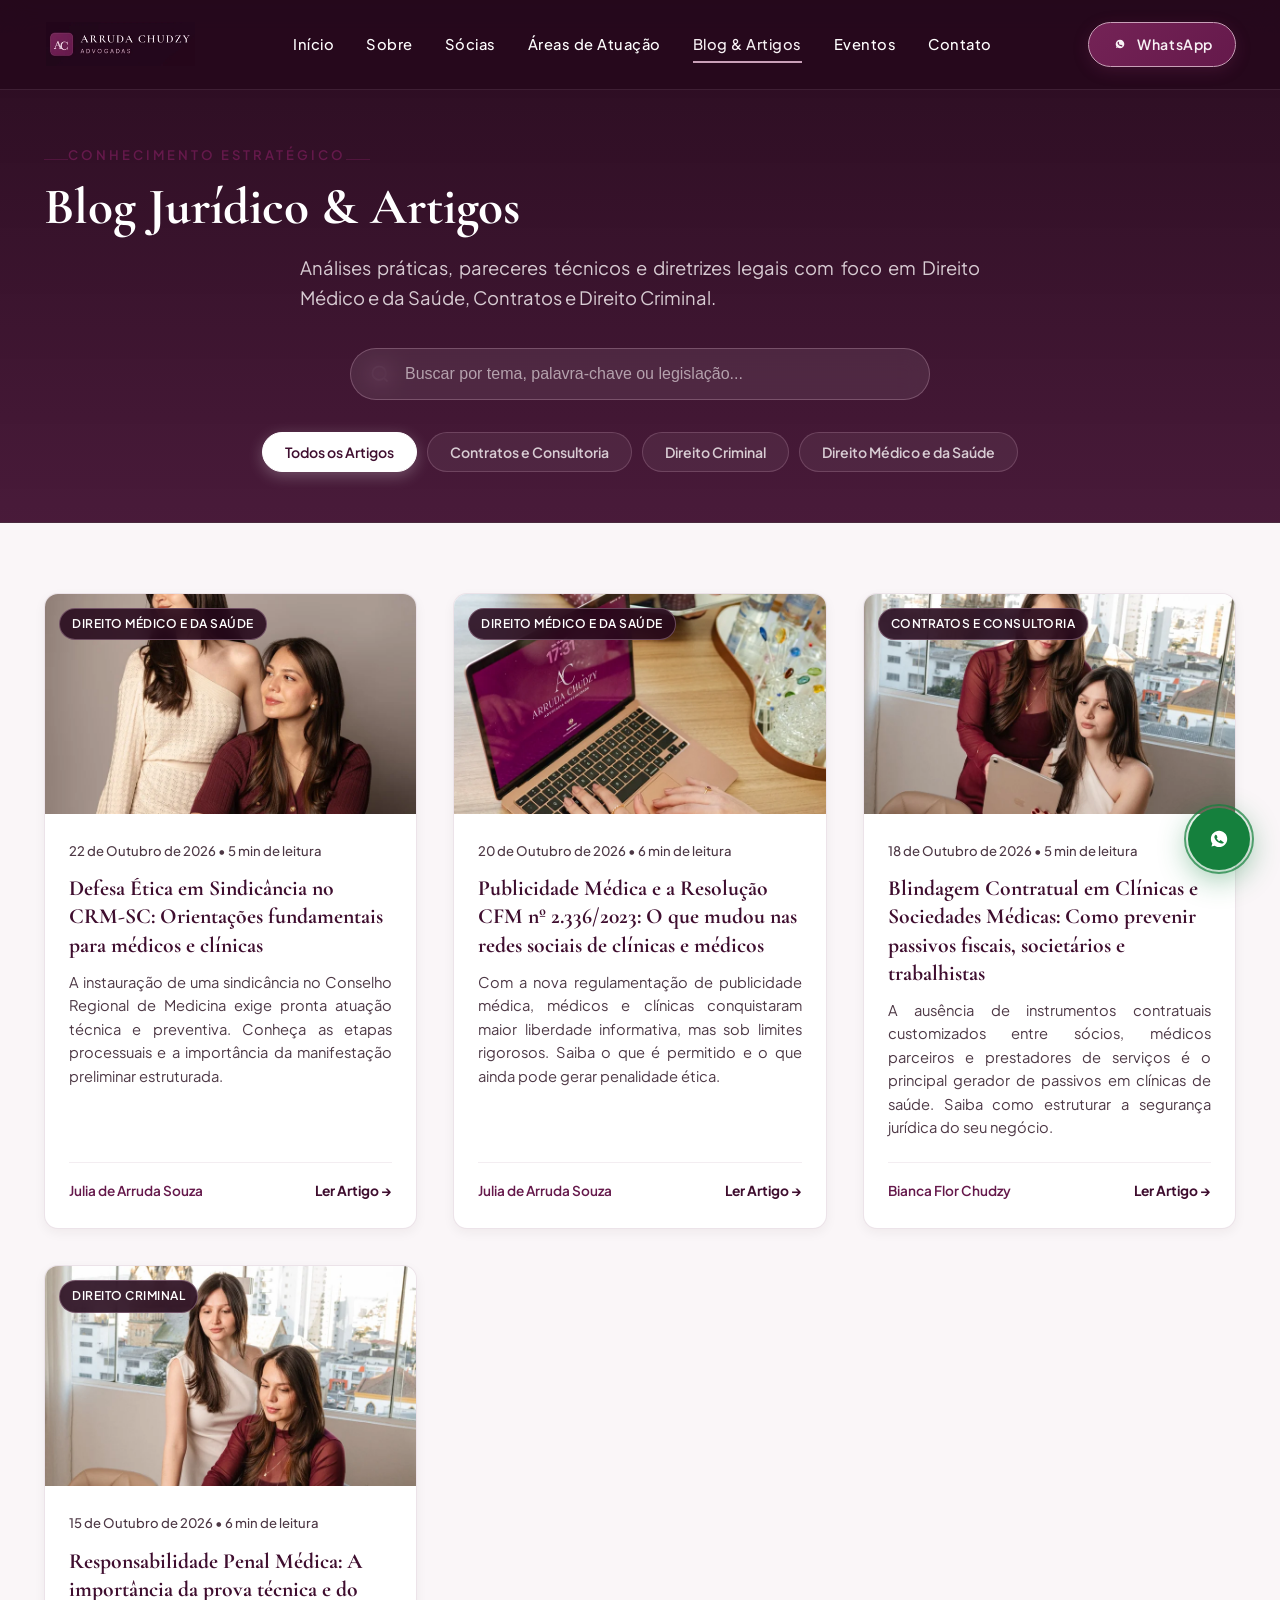
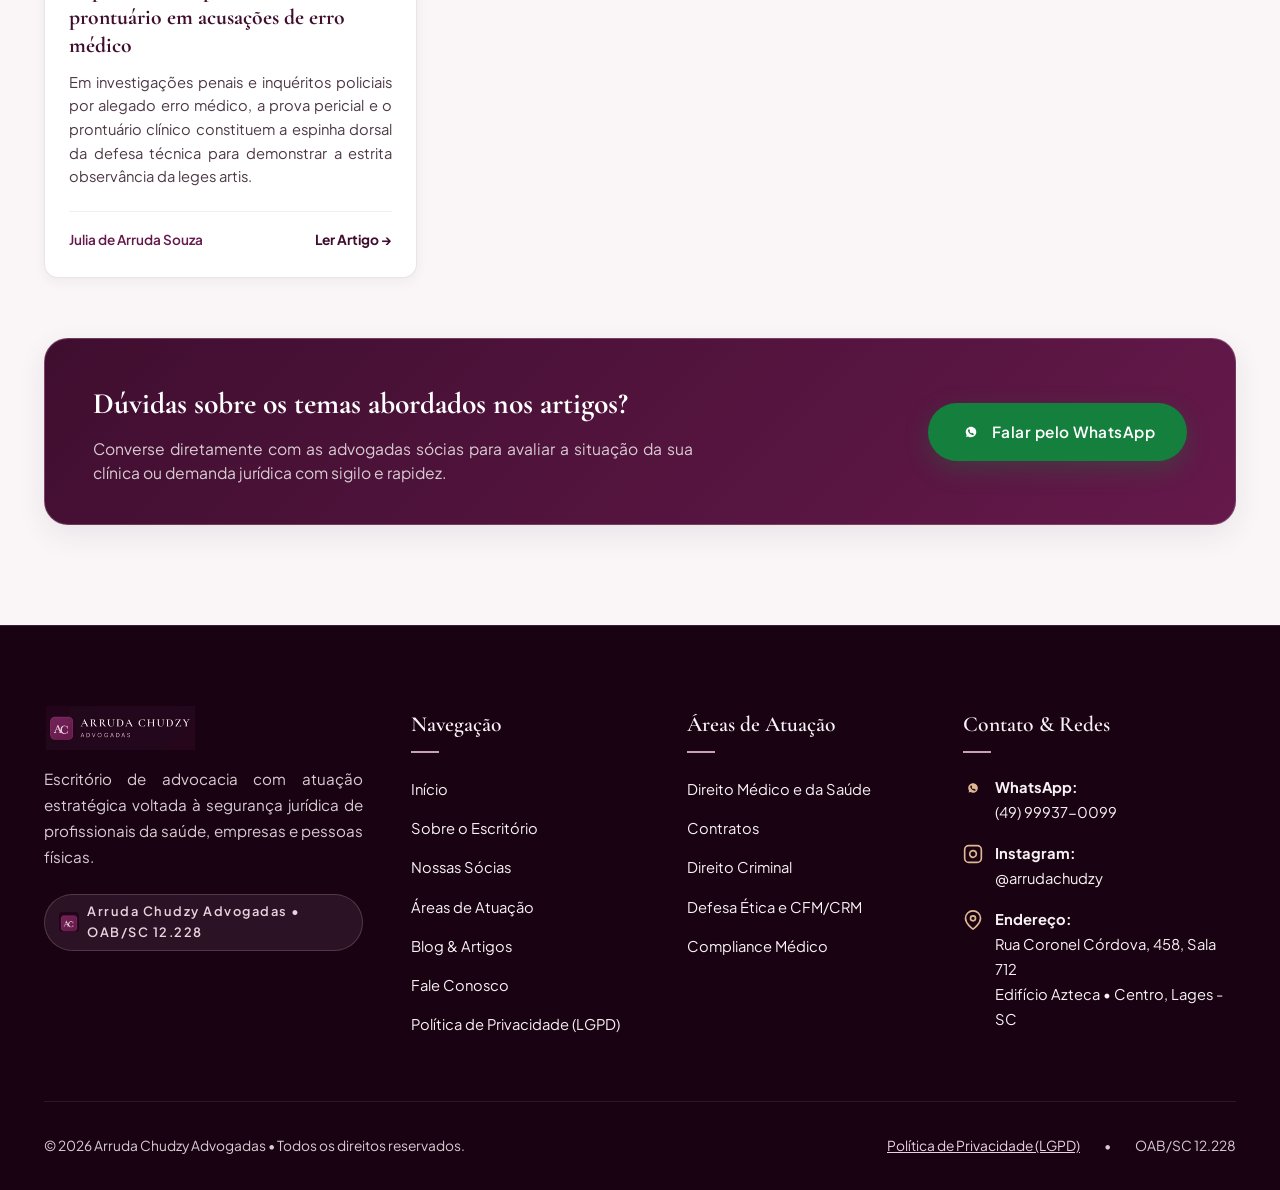
<file: blog.html>
<!DOCTYPE html>
<html lang="pt-BR">
<head>
  <meta charset="UTF-8">
  <meta name="viewport" content="width=device-width, initial-scale=1.0">
  <title>Blog Jurídico & Artigos | Arruda Chudzy Advogadas - Lages e SC</title>
  <meta name="description" content="Artigos, pareceres e orientações jurídicas sobre Direito Médico, Contratos, Direito Criminal e Compliance em Saúde pelo escritório Arruda Chudzy Advogadas.">
  <link rel="canonical" href="https://arrudachudzy.com.br/blog.html">

  <!-- Open Graph / WhatsApp -->
  <meta property="og:type" content="website">
  <meta property="og:url" content="https://arrudachudzy.com.br/blog.html">
  <meta property="og:title" content="Blog & Artigos Jurídicos | Arruda Chudzy Advogadas">
  <meta property="og:description" content="Análises técnicas, pareceres e novidades regulatórias sobre Direito Médico, Contratos e Direito Criminal.">
  <meta property="og:image" content="https://arrudachudzy.com.br/assets/images/og-preview.jpg">
  <meta property="og:locale" content="pt_BR">

  <!-- Twitter Meta Tags -->
  <meta name="twitter:card" content="summary_large_image">
  <meta name="twitter:title" content="Blog & Artigos Jurídicos | Arruda Chudzy Advogadas">
  <meta name="twitter:description" content="Análises técnicas, pareceres e novidades regulatórias sobre Direito Médico, Contratos e Direito Criminal.">
  <meta name="twitter:image" content="https://arrudachudzy.com.br/assets/images/og-preview.jpg">

  <!-- Favicon -->
  <link rel="icon" type="image/svg+xml" href="assets/images/favicon.svg">
  <link rel="manifest" href="manifest.json">
  <meta name="theme-color" content="#65194B">

  <!-- Google Fonts -->
  <link rel="preconnect" href="https://fonts.googleapis.com">
  <link rel="preconnect" href="https://fonts.gstatic.com" crossorigin>
  <link rel="stylesheet" href="https://fonts.googleapis.com/css2?family=Cormorant+Garamond:ital,wght@0,400;0,500;0,600;0,700;1,400;1,600&family=Plus+Jakarta+Sans:wght@300;400;500;600;700&display=swap">

  <!-- Consolidated Stylesheet -->
  <link rel="stylesheet" href="assets/css/style.css">
</head>
<body class="blog-hub-page">
  <a href="#conteudo-blog" class="skip-link">Pular para o conteúdo do blog</a>

  <!-- Header -->
  <header class="site-header" role="banner">
    <div class="container navbar-container">
      <a href="index.html" class="brand-logo" aria-label="Arruda Chudzy Advogadas - Página Inicial">
        <picture>
          <source type="image/webp" srcset="assets/images/logo-oficial.webp">
          <img src="assets/images/logo-oficial.png" alt="Arruda Chudzy Advogadas" class="brand-logo-img" width="160" height="46">
        </picture>
      </a>

      <nav class="nav-menu" role="navigation" aria-label="Navegação Principal">
        <a href="index.html#inicio" class="nav-link">Início</a>
        <a href="index.html#sobre" class="nav-link">Sobre</a>
        <a href="index.html#socias" class="nav-link">Sócias</a>
        <a href="index.html#atuacao" class="nav-link">Áreas de Atuação</a>
        <a href="blog.html" class="nav-link active">Blog &amp; Artigos</a>
        <a href="index.html#eventos" class="nav-link">Eventos</a>
        <a href="index.html#contato" class="nav-link">Contato</a>
      </nav>

      <div class="nav-actions">
        <a href="https://wa.me/5549999370099" target="_blank" rel="noopener noreferrer" class="nav-cta-btn" aria-label="Falar pelo WhatsApp com o escritório">
          <svg width="18" height="18" viewBox="0 0 24 24" fill="currentColor"><path d="M12.031 6.172c-3.181 0-5.767 2.586-5.768 5.766-.001 1.298.38 2.27 1.019 3.287l-.582 2.128 2.182-.573c.978.58 1.911.928 3.145.929 3.178 0 5.767-2.587 5.768-5.766.001-3.187-2.575-5.771-5.764-5.771zm3.392 8.244c-.144.405-.837.774-1.17.824-.312.045-.694.074-2.127-.521-1.625-.675-2.656-2.34-2.736-2.448-.078-.108-.654-.869-.654-1.657 0-.787.413-1.174.558-1.332.144-.158.315-.198.421-.198.106 0 .211.002.304.006.098.004.229-.037.359.274.135.324.461 1.125.501 1.206.04.081.067.176.014.283-.054.108-.081.176-.161.27-.081.095-.17.211-.243.283-.081.081-.165.17-.071.332.095.162.42.34 1.229 1.42.128.114.244.151.343.19.123.048.243.042.335.028.115-.017.359-.147.501-.365.143-.217.143-.404.101-.485-.042-.081-.144-.131-.288-.202z"/></svg>
          <span>WhatsApp</span>
        </a>
      </div>

      <button class="menu-toggle" aria-label="Abrir menu de navegação" aria-expanded="false">
        <span></span>
        <span></span>
        <span></span>
      </button>
    </div>
  </header>

  <!-- Hero do Blog -->
  <section class="blog-hero-section">
    <div class="container text-center">
      <div class="section-tag" style="display: inline-block; margin-bottom: 12px;">Conhecimento Estratégico</div>
      <h1 class="blog-hero-title">Blog Jurídico &amp; Artigos</h1>
      <p class="blog-hero-sub">
        Análises práticas, pareceres técnicos e diretrizes legais com foco em Direito Médico e da Saúde, Contratos e Direito Criminal.
      </p>

      <!-- Barra de Busca Instantânea -->
      <div class="blog-search-wrapper">
        <svg class="search-icon" width="20" height="20" viewBox="0 0 24 24" fill="none" stroke="currentColor" stroke-width="2"><circle cx="11" cy="11" r="8"></circle><line x1="21" y1="21" x2="16.65" y2="16.65"></line></svg>
        <input type="text" id="blogSearchInput" class="blog-search-input" placeholder="Buscar por tema, palavra-chave ou legislação..." aria-label="Buscar artigos do blog">
      </div>

      <!-- Filtros de Categorias -->
      <div class="blog-filters-bar" role="tablist">
        <button type="button" class="blog-filter-btn active" data-filter="all">Todos os Artigos</button>
        <button type="button" class="blog-filter-btn" data-filter="Contratos e Consultoria">Contratos e Consultoria</button>
        <button type="button" class="blog-filter-btn" data-filter="Direito Criminal">Direito Criminal</button>
        <button type="button" class="blog-filter-btn" data-filter="Direito Médico e da Saúde">Direito Médico e da Saúde</button>
      </div>
    </div>
  </section>

  <!-- Grade de Artigos -->
  <main id="conteudo-blog" class="blog-main-content">
    <div class="container">
      <div class="blog-grid" id="articlesGrid">
        
        <article class="blog-card" data-category="Direito Médico e da Saúde" data-title="defesa ética em sindicância no crm-sc: orientações fundamentais para médicos e clínicas" data-excerpt="a instauração de uma sindicância no conselho regional de medicina exige pronta atuação técnica e preventiva. conheça as etapas processuais e a importância da manifestação preliminar estruturada.">
          <a href="artigos/defesa-sindicancia-crm-sc.html" class="blog-card-media" aria-label="Ler artigo: Defesa Ética em Sindicância no CRM-SC: Orientações fundamentais para médicos e clínicas">
            <img src="assets/images/posts/defesa-sindicancia-crm-sc.webp" alt="Defesa Ética em Sindicância no CRM-SC: Orientações fundamentais para médicos e clínicas" width="400" height="240" loading="lazy">
            <span class="blog-category-badge">Direito Médico e da Saúde</span>
          </a>
          <div class="blog-card-body">
            <div class="blog-card-meta">
              <span>22 de Outubro de 2026</span> &bull; <span>5 min de leitura</span>
            </div>
            <h2 class="blog-card-title">
              <a href="artigos/defesa-sindicancia-crm-sc.html">Defesa Ética em Sindicância no CRM-SC: Orientações fundamentais para médicos e clínicas</a>
            </h2>
            <p class="blog-card-excerpt">A instauração de uma sindicância no Conselho Regional de Medicina exige pronta atuação técnica e preventiva. Conheça as etapas processuais e a importância da manifestação preliminar estruturada.</p>
            <div class="blog-card-footer">
              <span class="blog-author-name">Julia de Arruda Souza</span>
              <a href="artigos/defesa-sindicancia-crm-sc.html" class="blog-read-more">Ler Artigo &rarr;</a>
            </div>
          </div>
        </article>
        <article class="blog-card" data-category="Direito Médico e da Saúde" data-title="publicidade médica e a resolução cfm nº 2.336/2023: o que mudou nas redes sociais de clínicas e médicos" data-excerpt="com a nova regulamentação de publicidade médica, médicos e clínicas conquistaram maior liberdade informativa, mas sob limites rigorosos. saiba o que é permitido e o que ainda pode gerar penalidade ética.">
          <a href="artigos/publicidade-medica-resolucao-cfm-2336.html" class="blog-card-media" aria-label="Ler artigo: Publicidade Médica e a Resolução CFM nº 2.336/2023: O que mudou nas redes sociais de clínicas e médicos">
            <img src="assets/images/posts/publicidade-medica-resolucao-cfm-2336.webp" alt="Publicidade Médica e a Resolução CFM nº 2.336/2023: O que mudou nas redes sociais de clínicas e médicos" width="400" height="240" loading="lazy">
            <span class="blog-category-badge">Direito Médico e da Saúde</span>
          </a>
          <div class="blog-card-body">
            <div class="blog-card-meta">
              <span>20 de Outubro de 2026</span> &bull; <span>6 min de leitura</span>
            </div>
            <h2 class="blog-card-title">
              <a href="artigos/publicidade-medica-resolucao-cfm-2336.html">Publicidade Médica e a Resolução CFM nº 2.336/2023: O que mudou nas redes sociais de clínicas e médicos</a>
            </h2>
            <p class="blog-card-excerpt">Com a nova regulamentação de publicidade médica, médicos e clínicas conquistaram maior liberdade informativa, mas sob limites rigorosos. Saiba o que é permitido e o que ainda pode gerar penalidade ética.</p>
            <div class="blog-card-footer">
              <span class="blog-author-name">Julia de Arruda Souza</span>
              <a href="artigos/publicidade-medica-resolucao-cfm-2336.html" class="blog-read-more">Ler Artigo &rarr;</a>
            </div>
          </div>
        </article>
        <article class="blog-card" data-category="Contratos e Consultoria" data-title="blindagem contratual em clínicas e sociedades médicas: como prevenir passivos fiscais, societários e trabalhistas" data-excerpt="a ausência de instrumentos contratuais customizados entre sócios, médicos parceiros e prestadores de serviços é o principal gerador de passivos em clínicas de saúde. saiba como estruturar a segurança jurídica do seu negócio.">
          <a href="artigos/blindagem-contratual-clinicas-sociedades-medicas.html" class="blog-card-media" aria-label="Ler artigo: Blindagem Contratual em Clínicas e Sociedades Médicas: Como prevenir passivos fiscais, societários e trabalhistas">
            <img src="assets/images/posts/blindagem-contratual-clinicas-sociedades-medicas.webp" alt="Blindagem Contratual em Clínicas e Sociedades Médicas: Como prevenir passivos fiscais, societários e trabalhistas" width="400" height="240" loading="lazy">
            <span class="blog-category-badge">Contratos e Consultoria</span>
          </a>
          <div class="blog-card-body">
            <div class="blog-card-meta">
              <span>18 de Outubro de 2026</span> &bull; <span>5 min de leitura</span>
            </div>
            <h2 class="blog-card-title">
              <a href="artigos/blindagem-contratual-clinicas-sociedades-medicas.html">Blindagem Contratual em Clínicas e Sociedades Médicas: Como prevenir passivos fiscais, societários e trabalhistas</a>
            </h2>
            <p class="blog-card-excerpt">A ausência de instrumentos contratuais customizados entre sócios, médicos parceiros e prestadores de serviços é o principal gerador de passivos em clínicas de saúde. Saiba como estruturar a segurança jurídica do seu negócio.</p>
            <div class="blog-card-footer">
              <span class="blog-author-name">Bianca Flor Chudzy</span>
              <a href="artigos/blindagem-contratual-clinicas-sociedades-medicas.html" class="blog-read-more">Ler Artigo &rarr;</a>
            </div>
          </div>
        </article>
        <article class="blog-card" data-category="Direito Criminal" data-title="responsabilidade penal médica: a importância da prova técnica e do prontuário em acusações de erro médico" data-excerpt="em investigações penais e inquéritos policiais por alegado erro médico, a prova pericial e o prontuário clínico constituem a espinha dorsal da defesa técnica para demonstrar a estrita observância da leges artis.">
          <a href="artigos/responsabilidade-penal-medica-prontuario-erro-medico.html" class="blog-card-media" aria-label="Ler artigo: Responsabilidade Penal Médica: A importância da prova técnica e do prontuário em acusações de erro médico">
            <img src="assets/images/posts/responsabilidade-penal-medica-prontuario-erro-medico.webp" alt="Responsabilidade Penal Médica: A importância da prova técnica e do prontuário em acusações de erro médico" width="400" height="240" loading="lazy">
            <span class="blog-category-badge">Direito Criminal</span>
          </a>
          <div class="blog-card-body">
            <div class="blog-card-meta">
              <span>15 de Outubro de 2026</span> &bull; <span>6 min de leitura</span>
            </div>
            <h2 class="blog-card-title">
              <a href="artigos/responsabilidade-penal-medica-prontuario-erro-medico.html">Responsabilidade Penal Médica: A importância da prova técnica e do prontuário em acusações de erro médico</a>
            </h2>
            <p class="blog-card-excerpt">Em investigações penais e inquéritos policiais por alegado erro médico, a prova pericial e o prontuário clínico constituem a espinha dorsal da defesa técnica para demonstrar a estrita observância da leges artis.</p>
            <div class="blog-card-footer">
              <span class="blog-author-name">Julia de Arruda Souza</span>
              <a href="artigos/responsabilidade-penal-medica-prontuario-erro-medico.html" class="blog-read-more">Ler Artigo &rarr;</a>
            </div>
          </div>
        </article>
      </div>

      <!-- Estado Vazio para Busca -->
      <div id="noResultsMsg" class="blog-no-results" style="display: none;">
        <svg width="48" height="48" viewBox="0 0 24 24" fill="none" stroke="currentColor" stroke-width="1.5" style="margin: 0 auto 16px; color: var(--color-primary);"><circle cx="11" cy="11" r="8"></circle><line x1="21" y1="21" x2="16.65" y2="16.65"></line></svg>
        <h3>Nenhum artigo encontrado</h3>
        <p>Não encontramos artigos para a busca realizada. Tente outro termo ou limpe os filtros de categoria.</p>
        <button type="button" class="btn btn-secondary" onclick="resetBlogFilters()" style="margin-top: 16px;">Ver Todos os Artigos</button>
      </div>

      <!-- Banner de Contato Direto -->
      <div class="blog-contact-cta-banner">
        <div class="cta-banner-text">
          <h3>Dúvidas sobre os temas abordados nos artigos?</h3>
          <p>Converse diretamente com as advogadas sócias para avaliar a situação da sua clínica ou demanda jurídica com sigilo e rapidez.</p>
        </div>
        <div class="cta-banner-action">
          <a href="https://wa.me/5549999370099" target="_blank" rel="noopener noreferrer" class="btn btn-whatsapp" style="padding: 16px 32px;">
            <svg width="22" height="22" viewBox="0 0 24 24" fill="currentColor"><path d="M12.031 6.172c-3.181 0-5.767 2.586-5.768 5.766-.001 1.298.38 2.27 1.019 3.287l-.582 2.128 2.182-.573c.978.58 1.911.928 3.145.929 3.178 0 5.767-2.587 5.768-5.766.001-3.187-2.575-5.771-5.764-5.771zm3.392 8.244c-.144.405-.837.774-1.17.824-.312.045-.694.074-2.127-.521-1.625-.675-2.656-2.34-2.736-2.448-.078-.108-.654-.869-.654-1.657 0-.787.413-1.174.558-1.332.144-.158.315-.198.421-.198.106 0 .211.002.304.006.098.004.229-.037.359.274.135.324.461 1.125.501 1.206.04.081.067.176.014.283-.054.108-.081.176-.161.27-.081.095-.17.211-.243.283-.081.081-.165.17-.071.332.095.162.42.34 1.229 1.42.128.114.244.151.343.19.123.048.243.042.335.028.115-.017.359-.147.501-.365.143-.217.143-.404.101-.485-.042-.081-.144-.131-.288-.202z"/></svg>
            <span>Falar pelo WhatsApp</span>
          </a>
        </div>
      </div>
    </div>
  </main>

  <!-- Rodapé Oficial -->
  <footer class="site-footer" role="contentinfo">
    <div class="container">
      <div class="footer-top-grid">
        <div class="footer-brand-col">
          <a href="index.html" class="brand-logo" style="margin-bottom: 16px;" aria-label="Arruda Chudzy Advogadas">
            <picture>
              <source type="image/webp" srcset="assets/images/logo-oficial.webp">
              <img src="assets/images/logo-oficial.png" alt="Arruda Chudzy Advogadas" class="brand-logo-img" width="180" height="53">
            </picture>
          </a>
          <p class="footer-lead-desc">
            Escritório de advocacia com atuação estratégica voltada à segurança jurídica de profissionais da saúde, empresas e pessoas físicas.
          </p>
          <div class="footer-oab-badge" style="gap: 8px;">
            <img src="assets/images/logo-monogram-oficial.png" alt="AC" width="20" height="20" style="border-radius: 4px; display: inline-block; vertical-align: middle;">
            <span>Arruda Chudzy Advogadas &bull; OAB/SC 12.228</span>
          </div>
        </div>

        <div>
          <h4 class="footer-heading">Navegação</h4>
          <ul class="footer-links-list">
            <li class="footer-link-item"><a href="index.html#inicio">Início</a></li>
            <li class="footer-link-item"><a href="index.html#sobre">Sobre o Escritório</a></li>
            <li class="footer-link-item"><a href="index.html#socias">Nossas Sócias</a></li>
            <li class="footer-link-item"><a href="index.html#atuacao">Áreas de Atuação</a></li>
            <li class="footer-link-item"><a href="blog.html">Blog &amp; Artigos</a></li>
            <li class="footer-link-item"><a href="index.html#contato">Fale Conosco</a></li>
            <li class="footer-link-item"><a href="politica-de-privacidade.html">Política de Privacidade (LGPD)</a></li>
          </ul>
        </div>

        <div>
          <h4 class="footer-heading">Áreas de Atuação</h4>
          <ul class="footer-links-list">
            <li class="footer-link-item"><a href="index.html#atuacao">Direito Médico e da Saúde</a></li>
            <li class="footer-link-item"><a href="index.html#atuacao">Contratos</a></li>
            <li class="footer-link-item"><a href="index.html#atuacao">Direito Criminal</a></li>
            <li class="footer-link-item"><a href="index.html#atuacao">Defesa Ética e CFM/CRM</a></li>
            <li class="footer-link-item"><a href="index.html#atuacao">Compliance Médico</a></li>
          </ul>
        </div>

        <div>
          <h4 class="footer-heading">Contato &amp; Redes</h4>
          <div class="footer-contact-info">
            <div class="footer-contact-row">
              <svg width="20" height="20" viewBox="0 0 24 24" fill="currentColor"><path d="M12.031 6.172c-3.181 0-5.767 2.586-5.768 5.766-.001 1.298.38 2.27 1.019 3.287l-.582 2.128 2.182-.573c.978.58 1.911.928 3.145.929 3.178 0 5.767-2.587 5.768-5.766.001-3.187-2.575-5.771-5.764-5.771zm3.392 8.244c-.144.405-.837.774-1.17.824-.312.045-.694.074-2.127-.521-1.625-.675-2.656-2.34-2.736-2.448-.078-.108-.654-.869-.654-1.657 0-.787.413-1.174.558-1.332.144-.158.315-.198.421-.198.106 0 .211.002.304.006.098.004.229-.037.359.274.135.324.461 1.125.501 1.206.04.081.067.176.014.283-.054.108-.081.176-.161.27-.081.095-.17.211-.243.283-.081.081-.165.17-.071.332.095.162.42.34 1.229 1.42.128.114.244.151.343.19.123.048.243.042.335.028.115-.017.359-.147.501-.365.143-.217.143-.404.101-.485-.042-.081-.144-.131-.288-.202z"/></svg>
              <div>
                <strong>WhatsApp:</strong><br>
                <a href="https://wa.me/5549999370099" target="_blank" rel="noopener noreferrer">(49) 99937-0099</a>
              </div>
            </div>
            <div class="footer-contact-row">
              <svg width="20" height="20" viewBox="0 0 24 24" fill="none" stroke="currentColor" stroke-width="2"><rect x="2" y="2" width="20" height="20" rx="5" ry="5"></rect><path d="M16 11.37A4 4 0 1 1 12.63 8 4 4 0 0 1 16 11.37z"></path><line x1="17.5" y1="6.5" x2="17.51" y2="6.5"></line></svg>
              <div>
                <strong>Instagram:</strong><br>
                <a href="https://www.instagram.com/arrudachudzy/" target="_blank" rel="noopener noreferrer">@arrudachudzy</a>
              </div>
            </div>
            <div class="footer-contact-row">
              <svg width="20" height="20" viewBox="0 0 24 24" fill="none" stroke="currentColor" stroke-width="2"><path d="M21 10c0 7-9 13-9 13s-9-6-9-13a9 9 0 0 1 18 0z"></path><circle cx="12" cy="10" r="3"></circle></svg>
              <div>
                <strong>Endereço:</strong><br>
                Rua Coronel Córdova, 458, Sala 712<br>
                Edifício Azteca &bull; Centro, Lages - SC
              </div>
            </div>
          </div>
        </div>
      </div>

      <div class="footer-bottom">
        <div>
          &copy; 2026 Arruda Chudzy Advogadas &bull; Todos os direitos reservados.
        </div>
        <div class="footer-bottom-links">
          <a href="politica-de-privacidade.html" class="footer-privacy-link">Política de Privacidade (LGPD)</a>
          <span style="color: var(--color-support);">&bull;</span>
          <span style="color: var(--color-support);">OAB/SC 12.228</span>
        </div>
      </div>
    </div>
  </footer>

  <!-- Floating WhatsApp -->
  <a href="https://wa.me/5549999370099" target="_blank" rel="noopener noreferrer" class="floating-whatsapp-btn" aria-label="Falar pelo WhatsApp com Arruda Chudzy Advogadas">
    <svg width="34" height="34" viewBox="0 0 24 24" fill="currentColor"><path d="M12.031 6.172c-3.181 0-5.767 2.586-5.768 5.766-.001 1.298.38 2.27 1.019 3.287l-.582 2.128 2.182-.573c.978.58 1.911.928 3.145.929 3.178 0 5.767-2.587 5.768-5.766.001-3.187-2.575-5.771-5.764-5.771zm3.392 8.244c-.144.405-.837.774-1.17.824-.312.045-.694.074-2.127-.521-1.625-.675-2.656-2.34-2.736-2.448-.078-.108-.654-.869-.654-1.657 0-.787.413-1.174.558-1.332.144-.158.315-.198.421-.198.106 0 .211.002.304.006.098.004.229-.037.359.274.135.324.461 1.125.501 1.206.04.081.067.176.014.283-.054.108-.081.176-.161.27-.081.095-.17.211-.243.283-.081.081-.165.17-.071.332.095.162.42.34 1.229 1.42.128.114.244.151.343.19.123.048.243.042.335.028.115-.017.359-.147.501-.365.143-.217.143-.404.101-.485-.042-.081-.144-.131-.288-.202z"/></svg>
  </a>

  <!-- Mobile Menu & Search Script -->
  <script>
    // Mobile menu toggle
    const menuToggle = document.querySelector('.menu-toggle');
    const navMenu = document.querySelector('.nav-menu');
    if (menuToggle && navMenu) {
      menuToggle.addEventListener('click', () => {
        const open = navMenu.classList.toggle('is-open');
        menuToggle.setAttribute('aria-expanded', open ? 'true' : 'false');
      });
    }

    // Real-time Blog Filter & Search Engine
    const searchInput = document.getElementById('blogSearchInput');
    const filterBtns = document.querySelectorAll('.blog-filter-btn');
    const cards = document.querySelectorAll('.blog-card');
    const noResults = document.getElementById('noResultsMsg');

    let currentFilter = 'all';

    function filterArticles() {
      const query = (searchInput ? searchInput.value : '').toLowerCase().trim();
      let visibleCount = 0;

      cards.forEach(card => {
        const cat = card.getAttribute('data-category');
        const title = card.getAttribute('data-title');
        const excerpt = card.getAttribute('data-excerpt');

        const matchesCat = (currentFilter === 'all' || cat === currentFilter);
        const matchesQuery = (!query || title.includes(query) || excerpt.includes(query));

        if (matchesCat && matchesQuery) {
          card.style.display = 'flex';
          visibleCount++;
        } else {
          card.style.display = 'none';
        }
      });

      if (noResults) {
        noResults.style.display = (visibleCount === 0) ? 'block' : 'none';
      }
    }

    if (filterBtns) {
      filterBtns.forEach(btn => {
        btn.addEventListener('click', () => {
          filterBtns.forEach(b => b.classList.remove('active'));
          btn.classList.add('active');
          currentFilter = btn.getAttribute('data-filter');
          filterArticles();
        });
      });
    }

    if (searchInput) {
      searchInput.addEventListener('input', filterArticles);
    }

    function resetBlogFilters() {
      if (searchInput) searchInput.value = '';
      currentFilter = 'all';
      if (filterBtns) {
        filterBtns.forEach(b => {
          if (b.getAttribute('data-filter') === 'all') b.classList.add('active');
          else b.classList.remove('active');
        });
      }
      filterArticles();
    }
  </script>
</body>
</html>
</file>
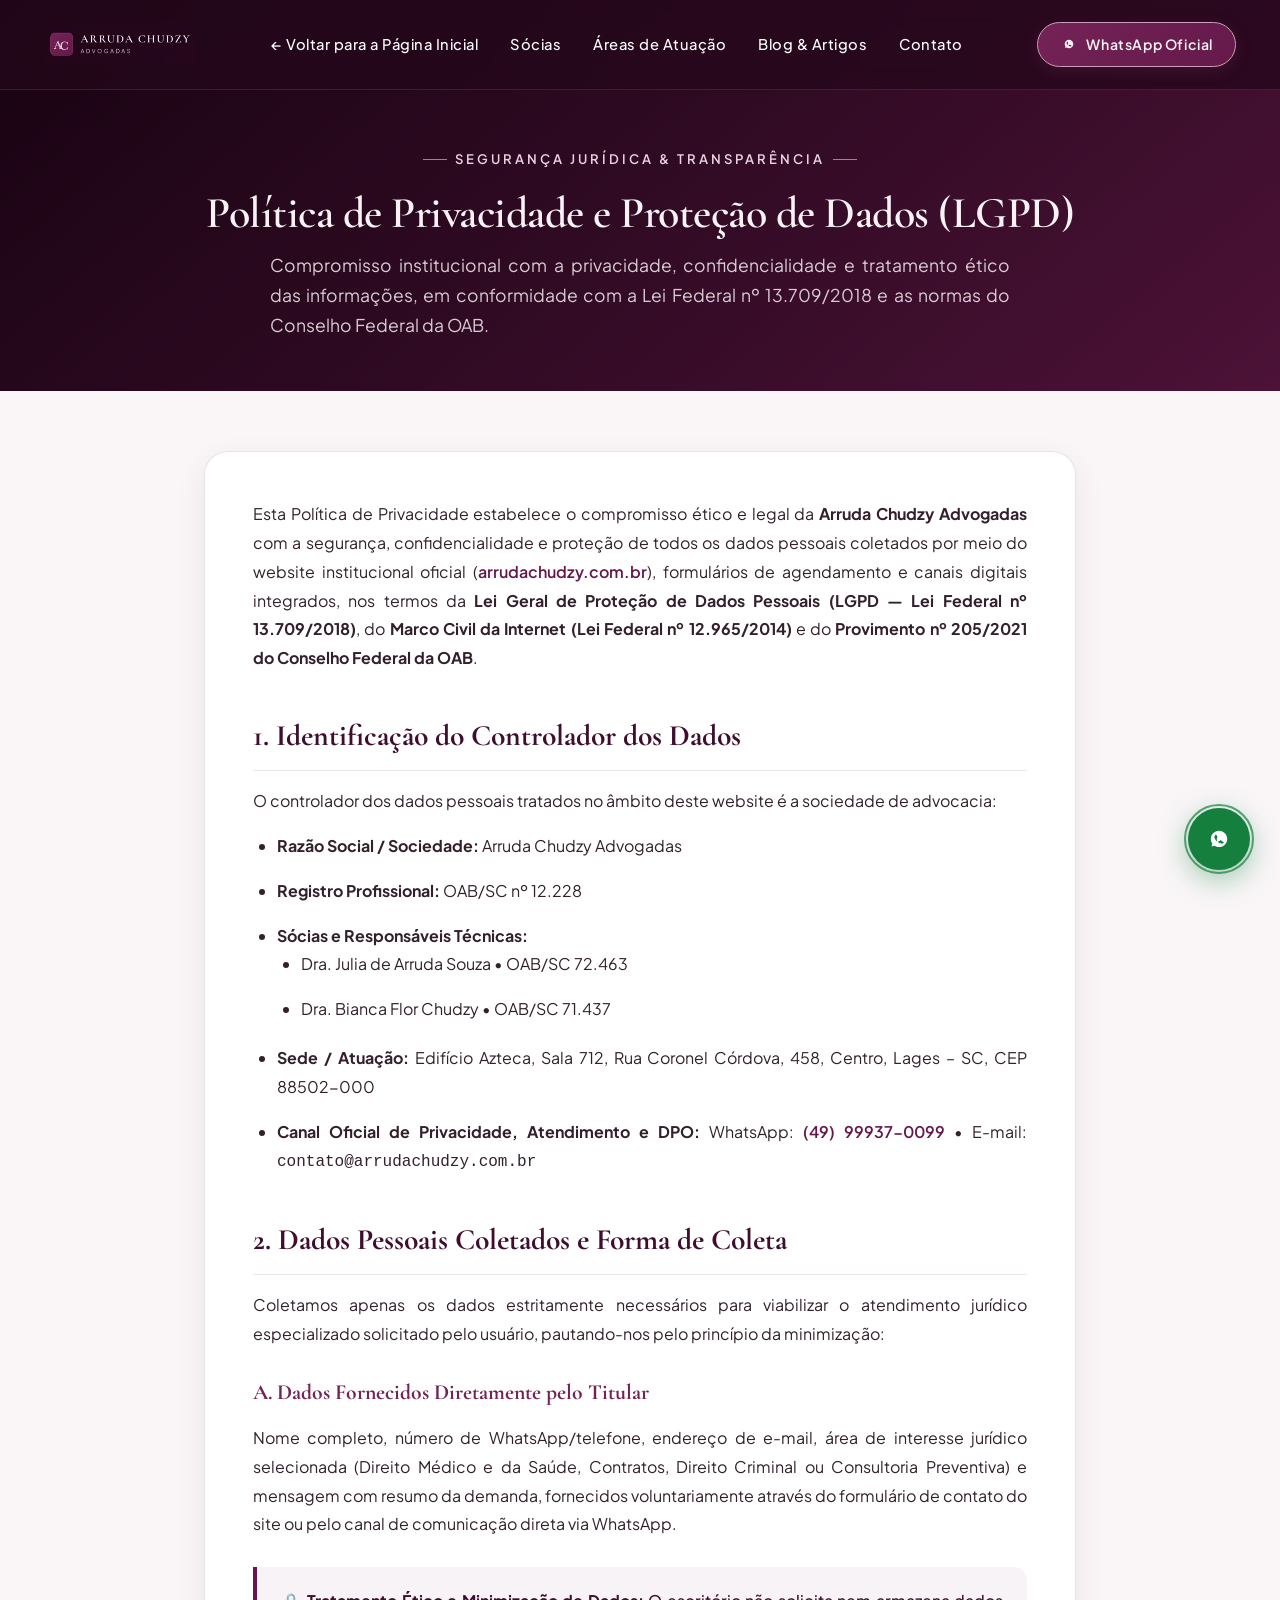
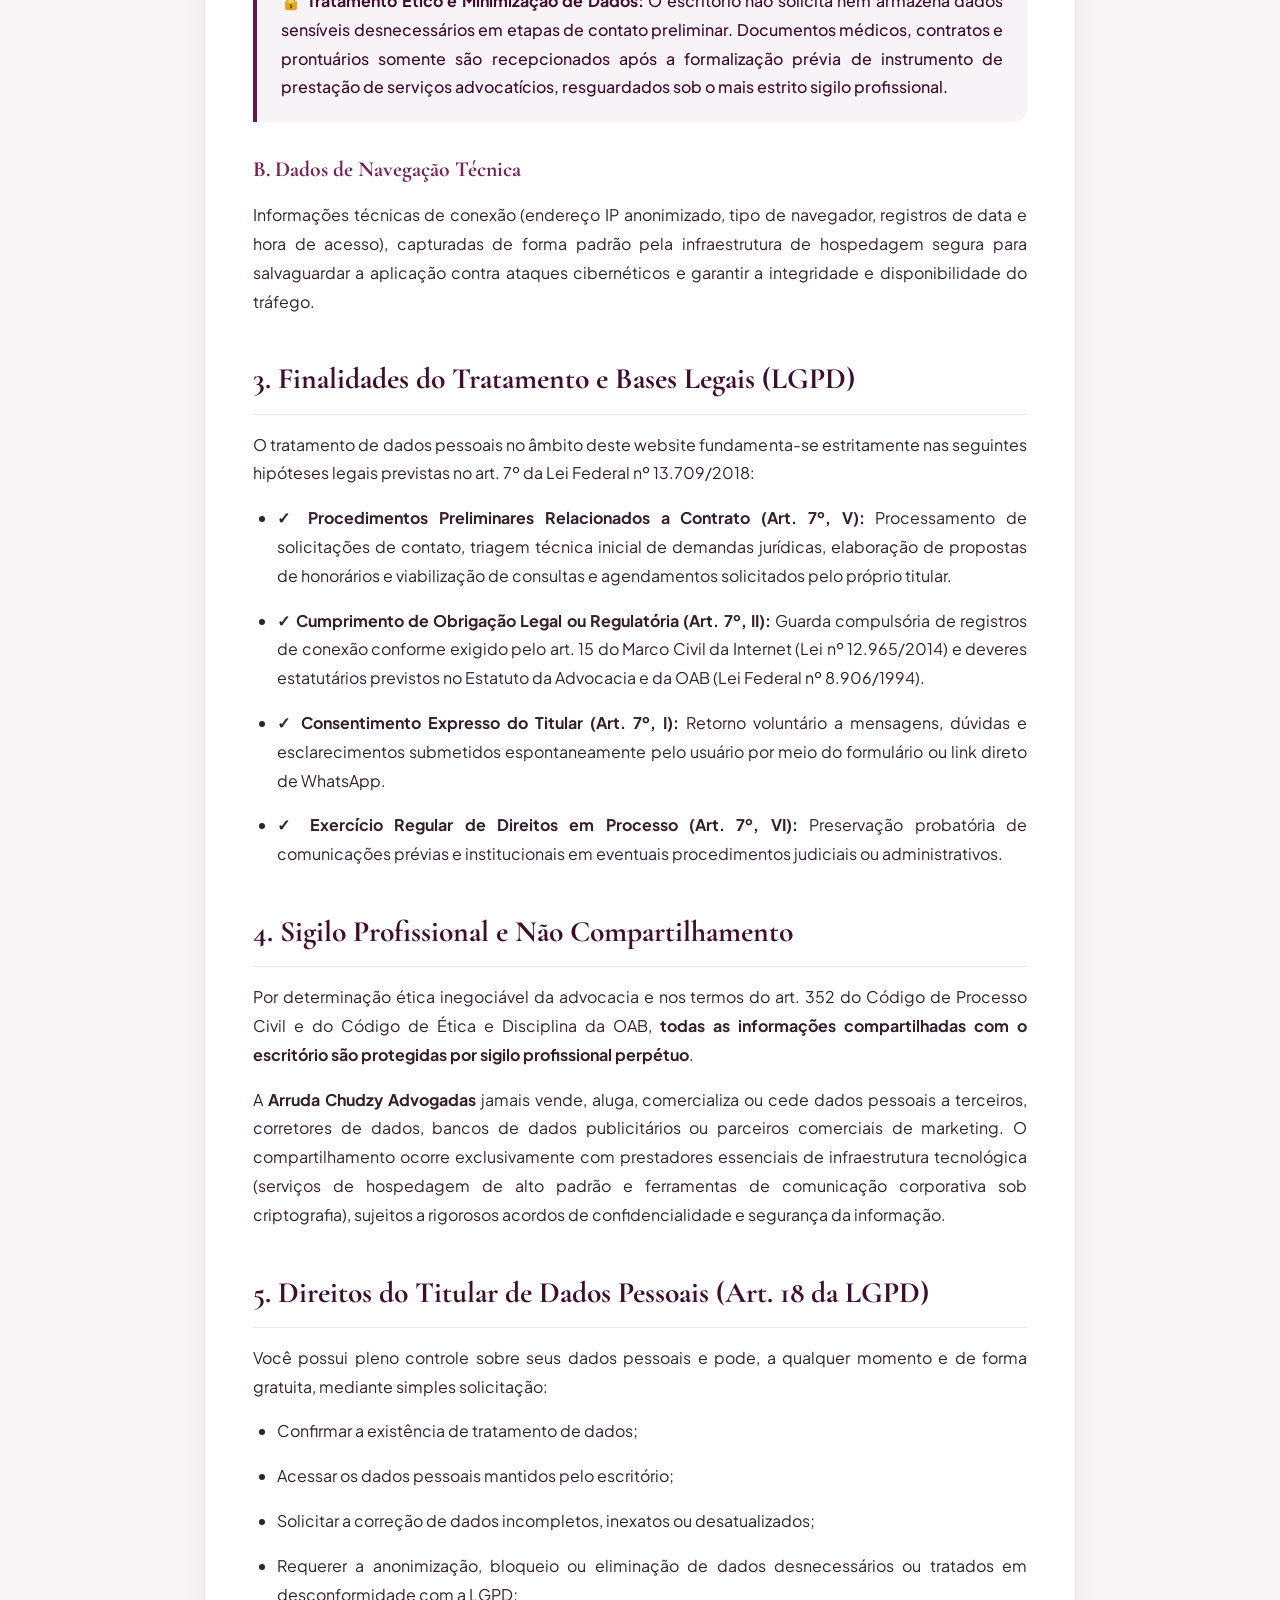
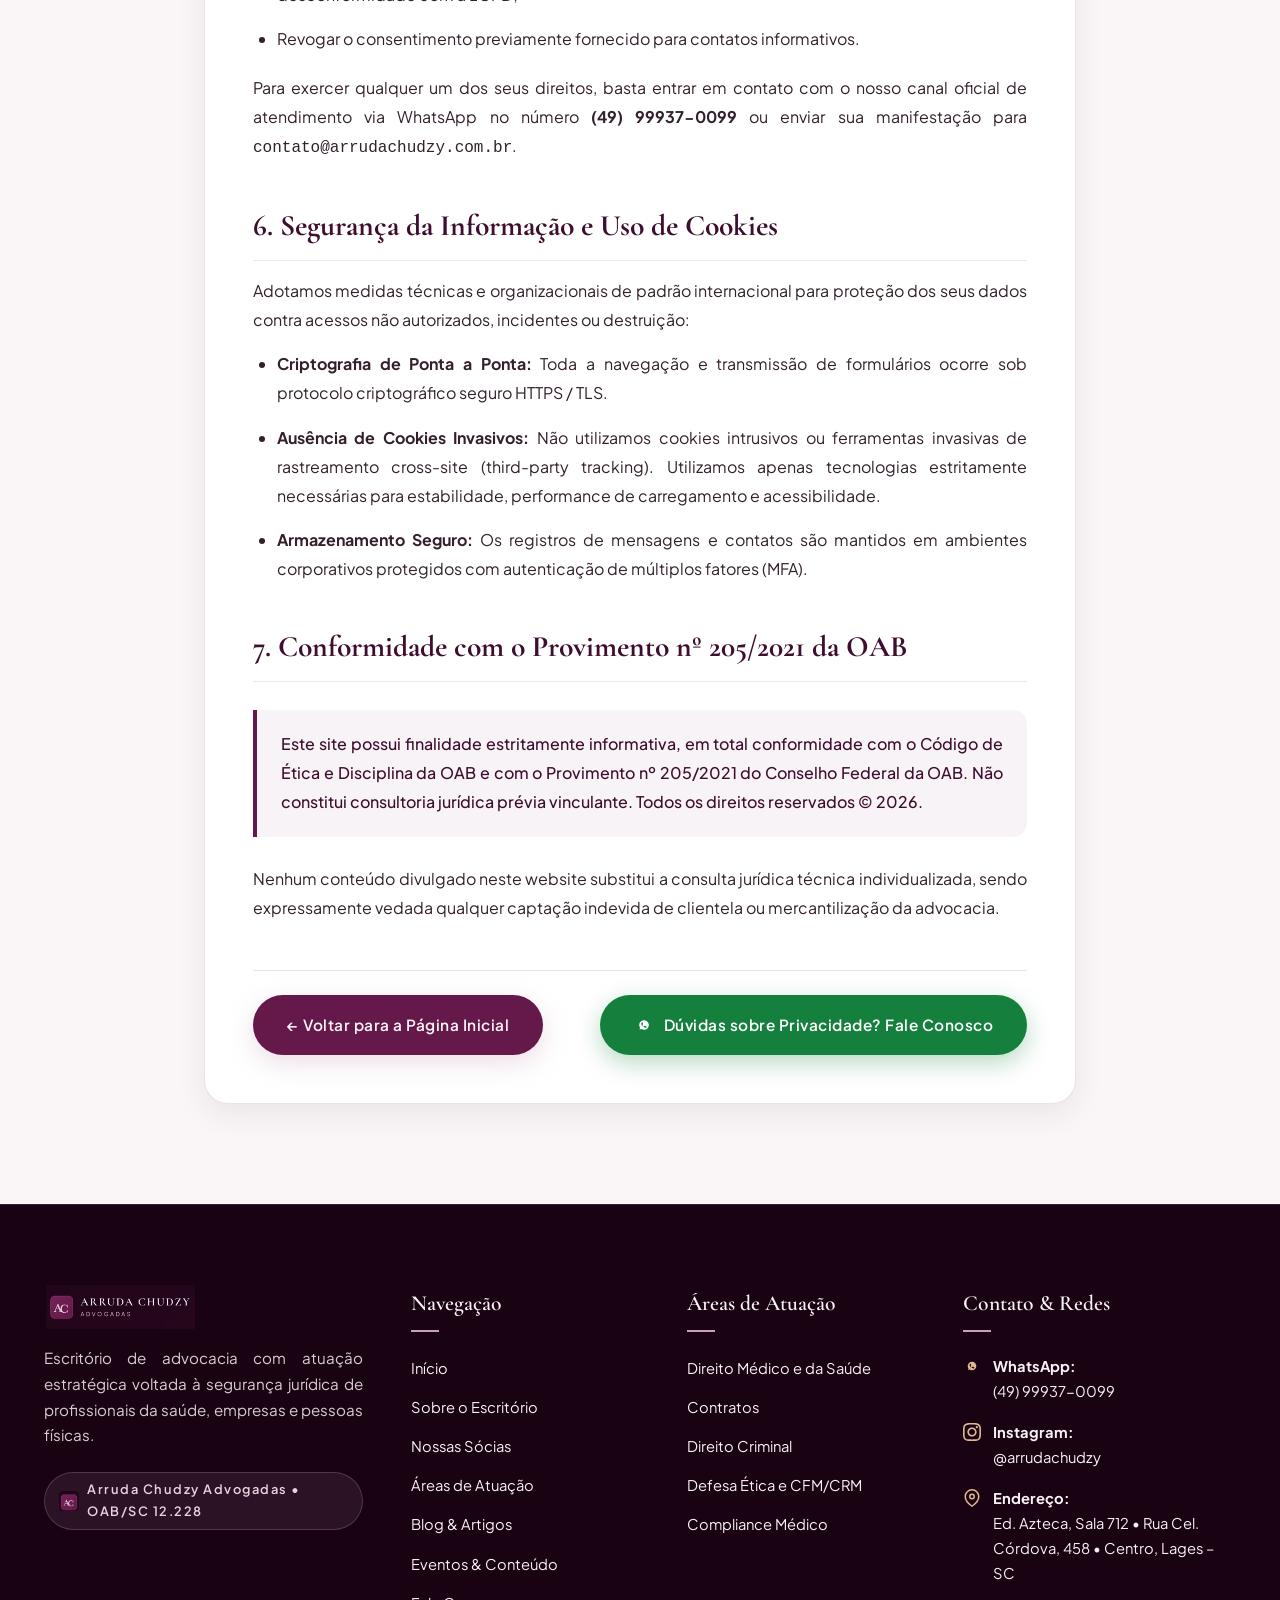
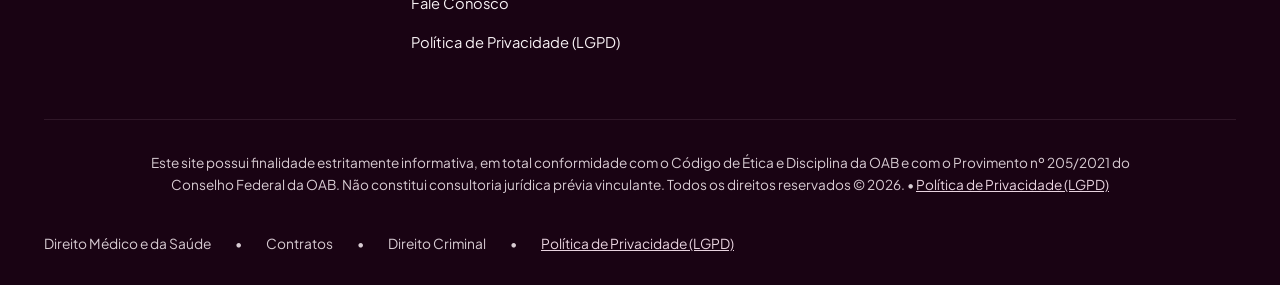
<file: politica-de-privacidade.html>
<!DOCTYPE html>
<html lang="pt-BR">
<head>
  <meta charset="UTF-8">
  <meta name="viewport" content="width=device-width, initial-scale=1.0">
  <meta http-equiv="X-UA-Compatible" content="ie=edge">

  <title>Política de Privacidade e Proteção de Dados (LGPD) | Arruda Chudzy Advogadas</title>
  <meta name="description" content="Política de Privacidade e Proteção de Dados Pessoais do escritório Arruda Chudzy Advogadas (OAB/SC 12.228), em conformidade com a LGPD e o Provimento nº 205/2021 da OAB.">
  <meta name="robots" content="index, follow">

  <!-- Open Graph / Redes Sociais -->
  <meta property="og:type" content="article">
  <meta property="og:url" content="https://arrudachudzy.com.br/politica-de-privacidade.html">
  <meta property="og:title" content="Política de Privacidade e Proteção de Dados (LGPD) | Arruda Chudzy Advogadas">
  <meta property="og:description" content="Compromisso ético e legal com a segurança, confidencialidade e proteção de dados pessoais de clientes e visitantes.">
  <meta property="og:image" content="https://arrudachudzy.com.br/assets/images/og-preview.jpg">

  <!-- Favicon -->
  <link rel="icon" type="image/svg+xml" href="assets/images/favicon.svg">
  <link rel="apple-touch-icon" href="assets/images/logo.jpg">
  <meta name="theme-color" content="#65194B">

  <!-- Google Fonts (Non-Render-Blocking Asynchronous Load) -->
  <link rel="preconnect" href="https://fonts.googleapis.com">
  <link rel="preconnect" href="https://fonts.gstatic.com" crossorigin>
  <link rel="preload" as="style" href="https://fonts.googleapis.com/css2?family=Cormorant+Garamond:ital,wght@0,400;0,500;0,600;0,700;1,400;1,600&family=Plus+Jakarta+Sans:wght@300;400;500;600;700&display=swap">
  <link rel="stylesheet" href="https://fonts.googleapis.com/css2?family=Cormorant+Garamond:ital,wght@0,400;0,500;0,600;0,700;1,400;1,600&family=Plus+Jakarta+Sans:wght@300;400;500;600;700&display=swap" media="print" onload="this.media='all'">
  <noscript>
    <link rel="stylesheet" href="https://fonts.googleapis.com/css2?family=Cormorant+Garamond:ital,wght@0,400;0,500;0,600;0,700;1,400;1,600&family=Plus+Jakarta+Sans:wght@300;400;500;600;700&display=swap">
  </noscript>

  <!-- Consolidated Stylesheet -->
  <link rel="stylesheet" href="assets/css/style.css">
</head>
<body>
  <!-- Skip Link -->
  <a href="#conteudo-privacidade" class="skip-link">Pular para o conteúdo principal</a>

  <!-- Header -->
  <header class="site-header" role="banner">
    <div class="container navbar-container">
      <a href="index.html#inicio" class="brand-logo" aria-label="Arruda Chudzy Advogadas - Voltar ao Início">
        <img src="assets/images/logo-oficial.png" alt="Arruda Chudzy Advogadas" class="brand-logo-img" width="160" height="46">
      </a>

      <nav class="nav-menu" role="navigation" aria-label="Navegação da Política">
        <a href="index.html#inicio" class="nav-link">&larr; Voltar para a Página Inicial</a>
        <a href="index.html#socias" class="nav-link">Sócias</a>
        <a href="index.html#atuacao" class="nav-link">Áreas de Atuação</a>
        <a href="blog.html" class="nav-link">Blog &amp; Artigos</a>
        <a href="index.html#contato" class="nav-link">Contato</a>
      </nav>

      <div class="nav-actions">
        <a href="https://wa.me/5549999370099" target="_blank" rel="noopener noreferrer" class="nav-cta-btn" aria-label="Falar pelo WhatsApp com o escritório">
          <svg width="18" height="18" viewBox="0 0 24 24" fill="currentColor"><path d="M12.031 6.172c-3.181 0-5.767 2.586-5.768 5.766-.001 1.298.38 2.27 1.019 3.287l-.582 2.128 2.182-.573c.978.58 1.911.928 3.145.929 3.178 0 5.767-2.587 5.768-5.766.001-3.187-2.575-5.771-5.764-5.771zm3.392 8.244c-.144.405-.837.774-1.17.824-.312.045-.694.074-2.127-.521-1.625-.675-2.656-2.34-2.736-2.448-.078-.108-.654-.869-.654-1.657 0-.787.413-1.174.558-1.332.144-.158.315-.198.421-.198.106 0 .211.002.304.006.098.004.229-.037.359.274.135.324.461 1.125.501 1.206.04.081.067.176.014.283-.054.108-.081.176-.161.27-.081.095-.17.211-.243.283-.081.081-.165.17-.071.332.095.162.42 6.94 1.229 1.42.128.114.244.151.343.19.123.048.243.042.335.028.115-.017.359-.147.501-.365.143-.217.143-.404.101-.485-.042-.081-.144-.131-.288-.202z"/></svg>
          <span>WhatsApp Oficial</span>
        </a>
      </div>

      <button class="menu-toggle" aria-label="Abrir menu de navegação" aria-expanded="false">
        <span></span>
        <span></span>
        <span></span>
      </button>
    </div>
  </header>

  <!-- Hero da Página -->
  <section class="privacy-page-hero">
    <div class="container">
      <div class="section-tag" style="color: var(--color-accent-light);">Segurança Jurídica & Transparência</div>
      <h1 class="section-title" style="color: var(--color-text-light); margin-bottom: 12px;">Política de Privacidade e Proteção de Dados (LGPD)</h1>
      <p class="section-subtitle" style="color: var(--color-support); max-width: 740px; margin: 0 auto;">
        Compromisso institucional com a privacidade, confidencialidade e tratamento ético das informações, em conformidade com a Lei Federal nº 13.709/2018 e as normas do Conselho Federal da OAB.
      </p>
    </div>
  </section>

  <!-- Conteúdo Principal -->
  <main id="conteudo-privacidade" class="privacy-container">
    <article class="privacy-card">
      <p>
        Esta Política de Privacidade estabelece o compromisso ético e legal da <strong>Arruda Chudzy Advogadas</strong> com a segurança, confidencialidade e proteção de todos os dados pessoais coletados por meio do website institucional oficial (<a href="index.html" style="color: var(--color-primary); font-weight: 600;">arrudachudzy.com.br</a>), formulários de agendamento e canais digitais integrados, nos termos da <strong>Lei Geral de Proteção de Dados Pessoais (LGPD — Lei Federal nº 13.709/2018)</strong>, do <strong>Marco Civil da Internet (Lei Federal nº 12.965/2014)</strong> e do <strong>Provimento nº 205/2021 do Conselho Federal da OAB</strong>.
      </p>

      <h2>1. Identificação do Controlador dos Dados</h2>
      <p>O controlador dos dados pessoais tratados no âmbito deste website é a sociedade de advocacia:</p>
      <ul>
        <li><strong>Razão Social / Sociedade:</strong> Arruda Chudzy Advogadas</li>
        <li><strong>Registro Profissional:</strong> OAB/SC nº 12.228</li>
        <li><strong>Sócias e Responsáveis Técnicas:</strong>
          <ul>
            <li>Dra. Julia de Arruda Souza &bull; OAB/SC 72.463</li>
            <li>Dra. Bianca Flor Chudzy &bull; OAB/SC 71.437</li>
          </ul>
        </li>
        <li><strong>Sede / Atuação:</strong> Edifício Azteca, Sala 712, Rua Coronel Córdova, 458, Centro, Lages – SC, CEP 88502-000</li>
        <li><strong>Canal Oficial de Privacidade, Atendimento e DPO:</strong> WhatsApp: <a href="https://wa.me/5549999370099" target="_blank" rel="noopener noreferrer" style="color: var(--color-primary); font-weight: 600;">(49) 99937-0099</a> &bull; E-mail: <code>contato@arrudachudzy.com.br</code></li>
      </ul>

      <h2>2. Dados Pessoais Coletados e Forma de Coleta</h2>
      <p>Coletamos apenas os dados estritamente necessários para viabilizar o atendimento jurídico especializado solicitado pelo usuário, pautando-nos pelo princípio da minimização:</p>

      <h3>A. Dados Fornecidos Diretamente pelo Titular</h3>
      <p>
        Nome completo, número de WhatsApp/telefone, endereço de e-mail, área de interesse jurídico selecionada (Direito Médico e da Saúde, Contratos, Direito Criminal ou Consultoria Preventiva) e mensagem com resumo da demanda, fornecidos voluntariamente através do formulário de contato do site ou pelo canal de comunicação direta via WhatsApp.
      </p>

      <div class="privacy-badge-box">
        <p>
          🔒 <strong>Tratamento Ético e Minimização de Dados:</strong> O escritório não solicita nem armazena dados sensíveis desnecessários em etapas de contato preliminar. Documentos médicos, contratos e prontuários somente são recepcionados após a formalização prévia de instrumento de prestação de serviços advocatícios, resguardados sob o mais estrito sigilo profissional.
        </p>
      </div>

      <h3>B. Dados de Navegação Técnica</h3>
      <p>
        Informações técnicas de conexão (endereço IP anonimizado, tipo de navegador, registros de data e hora de acesso), capturadas de forma padrão pela infraestrutura de hospedagem segura para salvaguardar a aplicação contra ataques cibernéticos e garantir a integridade e disponibilidade do tráfego.
      </p>

      <h2>3. Finalidades do Tratamento e Bases Legais (LGPD)</h2>
      <p>O tratamento de dados pessoais no âmbito deste website fundamenta-se estritamente nas seguintes hipóteses legais previstas no art. 7º da Lei Federal nº 13.709/2018:</p>
      <ul>
        <li>
          <strong>✓ Procedimentos Preliminares Relacionados a Contrato (Art. 7º, V):</strong>
          Processamento de solicitações de contato, triagem técnica inicial de demandas jurídicas, elaboração de propostas de honorários e viabilização de consultas e agendamentos solicitados pelo próprio titular.
        </li>
        <li>
          <strong>✓ Cumprimento de Obrigação Legal ou Regulatória (Art. 7º, II):</strong>
          Guarda compulsória de registros de conexão conforme exigido pelo art. 15 do Marco Civil da Internet (Lei nº 12.965/2014) e deveres estatutários previstos no Estatuto da Advocacia e da OAB (Lei Federal nº 8.906/1994).
        </li>
        <li>
          <strong>✓ Consentimento Expresso do Titular (Art. 7º, I):</strong>
          Retorno voluntário a mensagens, dúvidas e esclarecimentos submetidos espontaneamente pelo usuário por meio do formulário ou link direto de WhatsApp.
        </li>
        <li>
          <strong>✓ Exercício Regular de Direitos em Processo (Art. 7º, VI):</strong>
          Preservação probatória de comunicações prévias e institucionais em eventuais procedimentos judiciais ou administrativos.
        </li>
      </ul>

      <h2>4. Sigilo Profissional e Não Compartilhamento</h2>
      <p>
        Por determinação ética inegociável da advocacia e nos termos do art. 352 do Código de Processo Civil e do Código de Ética e Disciplina da OAB, <strong>todas as informações compartilhadas com o escritório são protegidas por sigilo profissional perpétuo</strong>.
      </p>
      <p>
        A <strong>Arruda Chudzy Advogadas</strong> jamais vende, aluga, comercializa ou cede dados pessoais a terceiros, corretores de dados, bancos de dados publicitários ou parceiros comerciais de marketing. O compartilhamento ocorre exclusivamente com prestadores essenciais de infraestrutura tecnológica (serviços de hospedagem de alto padrão e ferramentas de comunicação corporativa sob criptografia), sujeitos a rigorosos acordos de confidencialidade e segurança da informação.
      </p>

      <h2>5. Direitos do Titular de Dados Pessoais (Art. 18 da LGPD)</h2>
      <p>Você possui pleno controle sobre seus dados pessoais e pode, a qualquer momento e de forma gratuita, mediante simples solicitação:</p>
      <ul>
        <li>Confirmar a existência de tratamento de dados;</li>
        <li>Acessar os dados pessoais mantidos pelo escritório;</li>
        <li>Solicitar a correção de dados incompletos, inexatos ou desatualizados;</li>
        <li>Requerer a anonimização, bloqueio ou eliminação de dados desnecessários ou tratados em desconformidade com a LGPD;</li>
        <li>Revogar o consentimento previamente fornecido para contatos informativos.</li>
      </ul>
      <p>
        Para exercer qualquer um dos seus direitos, basta entrar em contato com o nosso canal oficial de atendimento via WhatsApp no número <strong>(49) 99937-0099</strong> ou enviar sua manifestação para <code>contato@arrudachudzy.com.br</code>.
      </p>

      <h2>6. Segurança da Informação e Uso de Cookies</h2>
      <p>Adotamos medidas técnicas e organizacionais de padrão internacional para proteção dos seus dados contra acessos não autorizados, incidentes ou destruição:</p>
      <ul>
        <li><strong>Criptografia de Ponta a Ponta:</strong> Toda a navegação e transmissão de formulários ocorre sob protocolo criptográfico seguro HTTPS / TLS.</li>
        <li><strong>Ausência de Cookies Invasivos:</strong> Não utilizamos cookies intrusivos ou ferramentas invasivas de rastreamento cross-site (third-party tracking). Utilizamos apenas tecnologias estritamente necessárias para estabilidade, performance de carregamento e acessibilidade.</li>
        <li><strong>Armazenamento Seguro:</strong> Os registros de mensagens e contatos são mantidos em ambientes corporativos protegidos com autenticação de múltiplos fatores (MFA).</li>
      </ul>

      <h2>7. Conformidade com o Provimento nº 205/2021 da OAB</h2>
      <div class="privacy-badge-box">
        <p>
          Este site possui finalidade estritamente informativa, em total conformidade com o Código de Ética e Disciplina da OAB e com o Provimento nº 205/2021 do Conselho Federal da OAB. Não constitui consultoria jurídica prévia vinculante. Todos os direitos reservados &copy; 2026.
        </p>
      </div>
      <p>
        Nenhum conteúdo divulgado neste website substitui a consulta jurídica técnica individualizada, sendo expressamente vedada qualquer captação indevida de clientela ou mercantilização da advocacia.
      </p>

      <div style="margin-top: 48px; padding-top: 24px; border-top: 1px solid var(--color-border-light); display: flex; gap: 16px; flex-wrap: wrap; align-items: center; justify-content: space-between;">
        <a href="index.html" class="btn btn-primary" style="background: var(--color-primary); color: var(--color-text-light);">
          &larr; Voltar para a Página Inicial
        </a>

        <a href="https://wa.me/5549999370099?text=Ol%C3%A1%2C%20gostaria%20de%20tirar%20uma%20d%C3%BAvida%20sobre%20a%20Pol%C3%ADtica%20de%20Privacidade." target="_blank" rel="noopener noreferrer" class="btn btn-whatsapp">
          <svg width="20" height="20" viewBox="0 0 24 24" fill="currentColor"><path d="M12.031 6.172c-3.181 0-5.767 2.586-5.768 5.766-.001 1.298.38 2.27 1.019 3.287l-.582 2.128 2.182-.573c.978.58 1.911.928 3.145.929 3.178 0 5.767-2.587 5.768-5.766.001-3.187-2.575-5.771-5.764-5.771zm3.392 8.244c-.144.405-.837.774-1.17.824-.312.045-.694.074-2.127-.521-1.625-.675-2.656-2.34-2.736-2.448-.078-.108-.654-.869-.654-1.657 0-.787.413-1.174.558-1.332.144-.158.315-.198.421-.198.106 0 .211.002.304.006.098.004.229-.037.359.274.135.324.461 1.125.501 1.206.04.081.067.176.014.283-.054.108-.081.176-.161.27-.081.095-.17.211-.243.283-.081.081-.165.17-.071.332.095.162.42 6.94 1.229 1.42.128.114.244.151.343.19.123.048.243.042.335.028.115-.017.359-.147.501-.365.143-.217.143-.404.101-.485-.042-.081-.144-.131-.288-.202z"/></svg>
          <span>Dúvidas sobre Privacidade? Fale Conosco</span>
        </a>
      </div>
    </article>
  </main>

  <!-- Rodapé -->
  <footer class="site-footer" role="contentinfo">
    <div class="container">
      <div class="footer-top-grid">
        <div class="footer-brand-col">
          <a href="index.html#inicio" class="brand-logo" style="margin-bottom: 16px;" aria-label="Arruda Chudzy Advogadas - Voltar ao Início">
            <img src="assets/images/logo-oficial.png" alt="Arruda Chudzy Advogadas" class="brand-logo-img" width="180" height="53">
          </a>
          <p class="footer-lead-desc">
            Escritório de advocacia com atuação estratégica voltada à segurança jurídica de profissionais da saúde, empresas e pessoas físicas.
          </p>
          <div class="footer-oab-badge" style="gap: 8px;">
            <img src="assets/images/logo-monogram-oficial.png" alt="AC" width="20" height="20" style="border-radius: 4px; display: inline-block; vertical-align: middle;">
            <span>Arruda Chudzy Advogadas &bull; OAB/SC 12.228</span>
          </div>
        </div>

        <div>
          <h4 class="footer-heading">Navegação</h4>
          <ul class="footer-links-list">
            <li class="footer-link-item"><a href="index.html#inicio">Início</a></li>
            <li class="footer-link-item"><a href="index.html#sobre">Sobre o Escritório</a></li>
            <li class="footer-link-item"><a href="index.html#socias">Nossas Sócias</a></li>
            <li class="footer-link-item"><a href="index.html#atuacao">Áreas de Atuação</a></li>
            <li class="footer-link-item"><a href="blog.html">Blog &amp; Artigos</a></li>
            <li class="footer-link-item"><a href="index.html#eventos">Eventos & Conteúdo</a></li>
            <li class="footer-link-item"><a href="index.html#contato">Fale Conosco</a></li>
            <li class="footer-link-item"><a href="politica-de-privacidade.html">Política de Privacidade (LGPD)</a></li>
          </ul>
        </div>

        <div>
          <h4 class="footer-heading">Áreas de Atuação</h4>
          <ul class="footer-links-list">
            <li class="footer-link-item"><a href="index.html#atuacao">Direito Médico e da Saúde</a></li>
            <li class="footer-link-item"><a href="index.html#atuacao">Contratos</a></li>
            <li class="footer-link-item"><a href="index.html#atuacao">Direito Criminal</a></li>
            <li class="footer-link-item"><a href="index.html#atuacao">Defesa Ética e CFM/CRM</a></li>
            <li class="footer-link-item"><a href="index.html#atuacao">Compliance Médico</a></li>
          </ul>
        </div>

        <div>
          <h4 class="footer-heading">Contato & Redes</h4>
          <div class="footer-contact-info">
            <div class="footer-contact-row">
              <svg width="18" height="18" viewBox="0 0 24 24" fill="currentColor"><path d="M12.031 6.172c-3.181 0-5.767 2.586-5.768 5.766-.001 1.298.38 2.27 1.019 3.287l-.582 2.128 2.182-.573c.978.58 1.911.928 3.145.929 3.178 0 5.767-2.587 5.768-5.766.001-3.187-2.575-5.771-5.764-5.771zm3.392 8.244c-.144.405-.837.774-1.17.824-.312.045-.694.074-2.127-.521-1.625-.675-2.656-2.34-2.736-2.448-.078-.108-.654-.869-.654-1.657 0-.787.413-1.174.558-1.332.144-.158.315-.198.421-.198.106 0 .211.002.304.006.098.004.229-.037.359.274.135.324.461 1.125.501 1.206.04.081.067.176.014.283-.054.108-.081.176-.161.27-.081.095-.17.211-.243.283-.081.081-.165.17-.071.332.095.162.42 6.94 1.229 1.42.128.114.244.151.343.19.123.048.243.042.335.028.115-.017.359-.147.501-.365.143-.217.143-.404.101-.485-.042-.081-.144-.131-.288-.202z"/></svg>
              <div>
                <strong>WhatsApp:</strong><br>
                <a href="https://wa.me/5549999370099" target="_blank" rel="noopener noreferrer">(49) 99937-0099</a>
              </div>
            </div>

            <div class="footer-contact-row">
              <svg width="18" height="18" viewBox="0 0 24 24" fill="currentColor"><path d="M12 2.163c3.204 0 3.584.012 4.85.07 3.252.148 4.771 1.691 4.919 4.919.058 1.265.069 1.645.069 4.849 0 3.205-.012 3.584-.069 4.849-.149 3.225-1.664 4.771-4.919 4.919-1.266.058-1.644.07-4.85.07-3.204 0-3.584-.012-4.849-.07-3.26-.149-4.771-1.699-4.919-4.92-.058-1.265-.07-1.644-.07-4.849 0-3.204.013-3.583.07-4.849.149-3.227 1.664-4.771 4.919-4.919 1.266-.057 1.645-.069 4.849-.069zm0-2.163c-3.259 0-3.667.014-4.947.072-4.358.2-6.78 2.618-6.98 6.98-.059 1.281-.073 1.689-.073 4.948 0 3.259.014 3.668.072 4.948.2 4.358 2.618 6.78 6.98 6.98 1.281.058 1.689.072 4.948.072 3.259 0 3.668-.014 4.948-.072 4.354-.2 6.782-2.618 6.979-6.98.059-1.28.073-1.689.073-4.948 0-3.259-.014-3.667-.072-4.947-.196-4.354-2.617-6.78-6.979-6.98-1.281-.059-1.69-.073-4.949-.073zm0 5.838c-3.403 0-6.162 2.759-6.162 6.162s2.759 6.163 6.162 6.163 6.162-2.759 6.162-6.163c0-3.403-2.759-6.162-6.162-6.162zm0 10.162c-2.209 0-4-1.79-4-4 0-2.209 1.791-4 4-4s4 1.791 4 4c0 2.21-1.791 4-4 4zm6.406-11.845c-.796 0-1.441.645-1.441 1.44s.645 1.44 1.441 1.44c.795 0 1.439-.645 1.439-1.44s-.644-1.44-1.439-1.44z"/></svg>
              <div>
                <strong>Instagram:</strong><br>
                <a href="https://www.instagram.com/arrudachudzy/" target="_blank" rel="noopener noreferrer">@arrudachudzy</a>
              </div>
            </div>

            <div class="footer-contact-row">
              <svg width="18" height="18" viewBox="0 0 24 24" fill="none" stroke="currentColor" stroke-width="2"><path d="M21 10c0 7-9 13-9 13s-9-6-9-13a9 9 0 0 1 18 0z"></path><circle cx="12" cy="10" r="3"></circle></svg>
              <div>
                <strong>Endereço:</strong><br>
                Ed. Azteca, Sala 712 &bull; Rua Cel. Córdova, 458 &bull; Centro, Lages – SC
              </div>
            </div>
          </div>
        </div>
      </div>

      <div class="footer-bottom">
        <p class="footer-disclaimer-text">
          Este site possui finalidade estritamente informativa, em total conformidade com o Código de Ética e Disciplina da OAB e com o Provimento nº 205/2021 do Conselho Federal da OAB. Não constitui consultoria jurídica prévia vinculante. Todos os direitos reservados &copy; 2026. &bull; <a href="politica-de-privacidade.html" class="footer-privacy-link">Política de Privacidade (LGPD)</a>
        </p>
        <div class="footer-bottom-links">
          <span>Direito Médico e da Saúde</span>
          <span>&bull;</span>
          <span>Contratos</span>
          <span>&bull;</span>
          <span>Direito Criminal</span>
          <span>&bull;</span>
          <a href="politica-de-privacidade.html" class="footer-privacy-link">Política de Privacidade (LGPD)</a>
        </div>
      </div>
    </div>
  </footer>

  <!-- Botão Flutuante do WhatsApp -->
  <a href="https://wa.me/5549999370099" target="_blank" rel="noopener noreferrer" class="floating-whatsapp-btn" aria-label="Falar agora pelo WhatsApp com Arruda Chudzy Advogadas">
    <span class="floating-whatsapp-tooltip">Fale Conosco pelo WhatsApp</span>
    <svg width="34" height="34" viewBox="0 0 24 24" fill="currentColor"><path d="M12.031 6.172c-3.181 0-5.767 2.586-5.768 5.766-.001 1.298.38 2.27 1.019 3.287l-.582 2.128 2.182-.573c.978.58 1.911.928 3.145.929 3.178 0 5.767-2.587 5.768-5.766.001-3.187-2.575-5.771-5.764-5.771zm3.392 8.244c-.144.405-.837.774-1.17.824-.312.045-.694.074-2.127-.521-1.625-.675-2.656-2.34-2.736-2.448-.078-.108-.654-.869-.654-1.657 0-.787.413-1.174.558-1.332.144-.158.315-.198.421-.198.106 0 .211.002.304.006.098.004.229-.037.359.274.135.324.461 1.125.501 1.206.04.081.067.176.014.283-.054.108-.081.176-.161.27-.081.095-.17.211-.243.283-.081.081-.165.17-.071.332.095.162.42 6.94 1.229 1.42.128.114.244.151.343.19.123.048.243.042.335.028.115-.017.359-.147.501-.365.143-.217.143-.404.101-.485-.042-.081-.144-.131-.288-.202z"/></svg>
  </a>

  <script src="assets/js/main.js"></script>
</body>
</html>
</file>
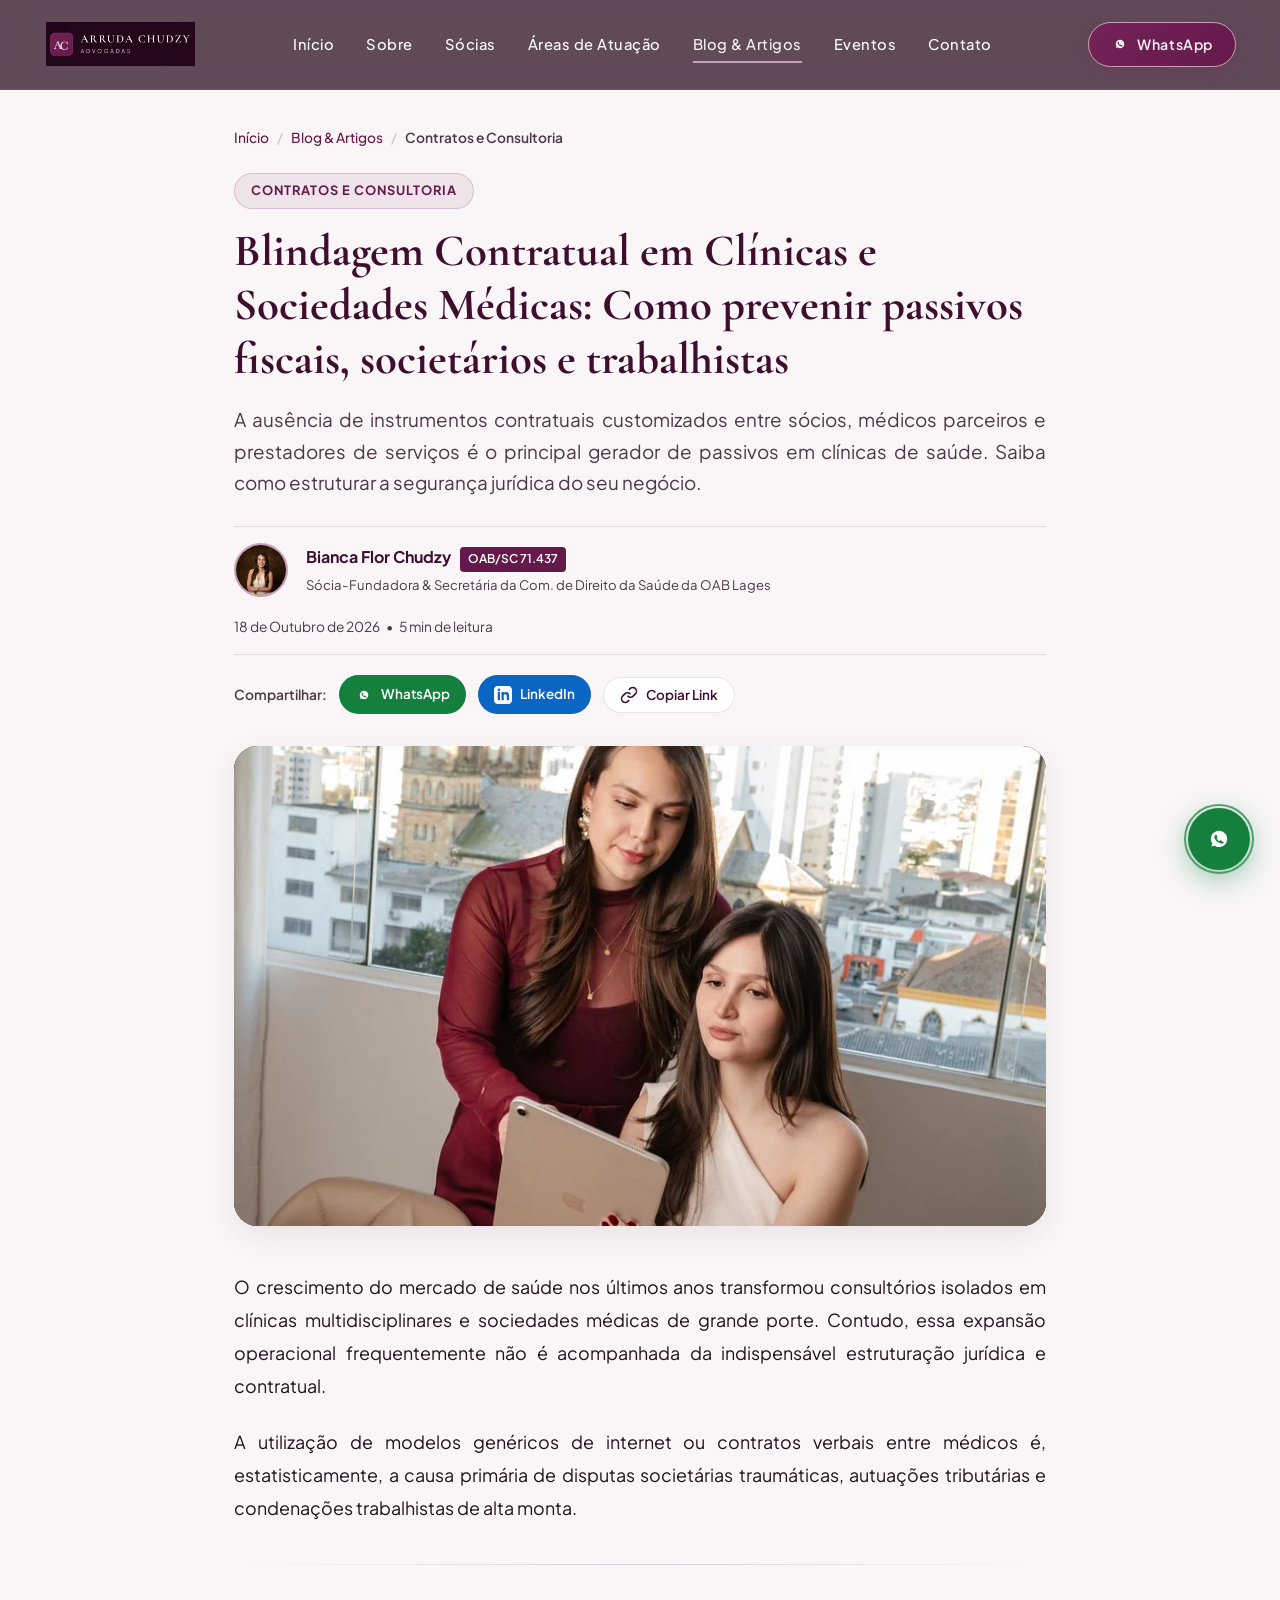
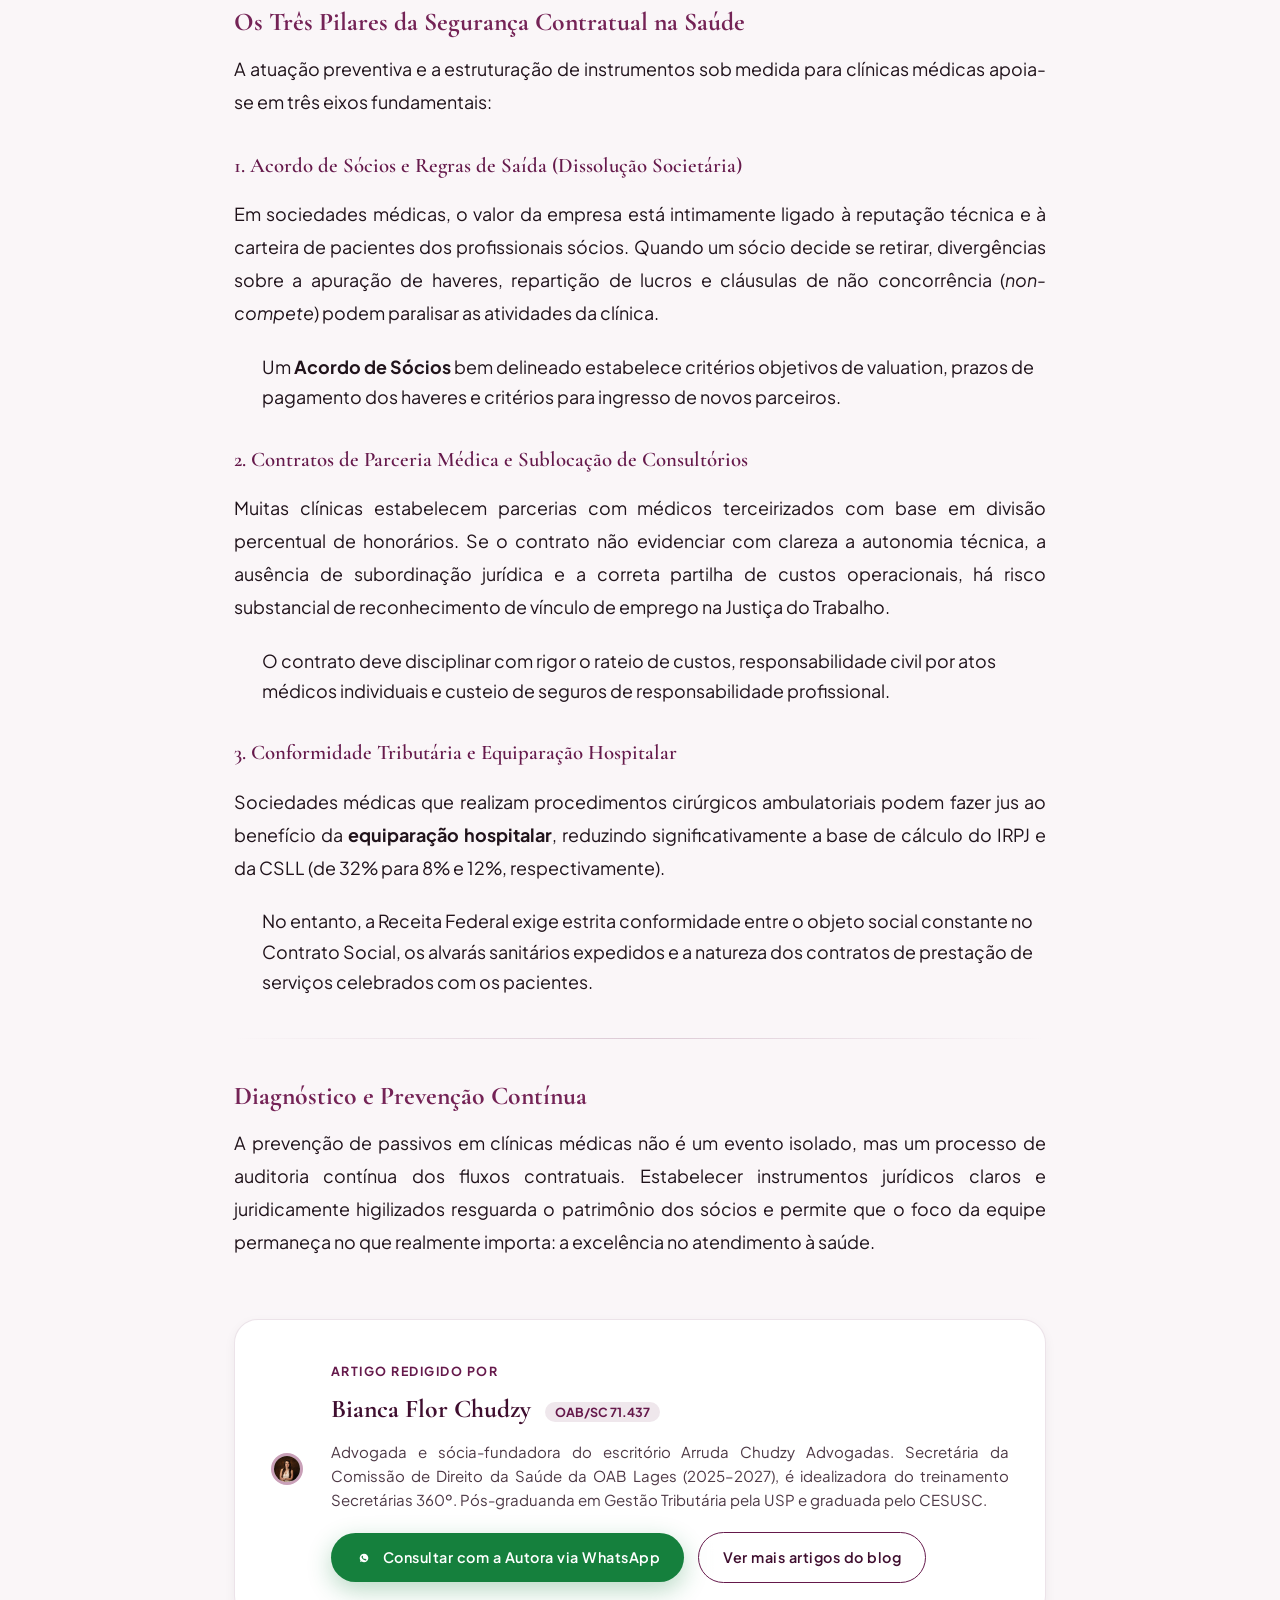
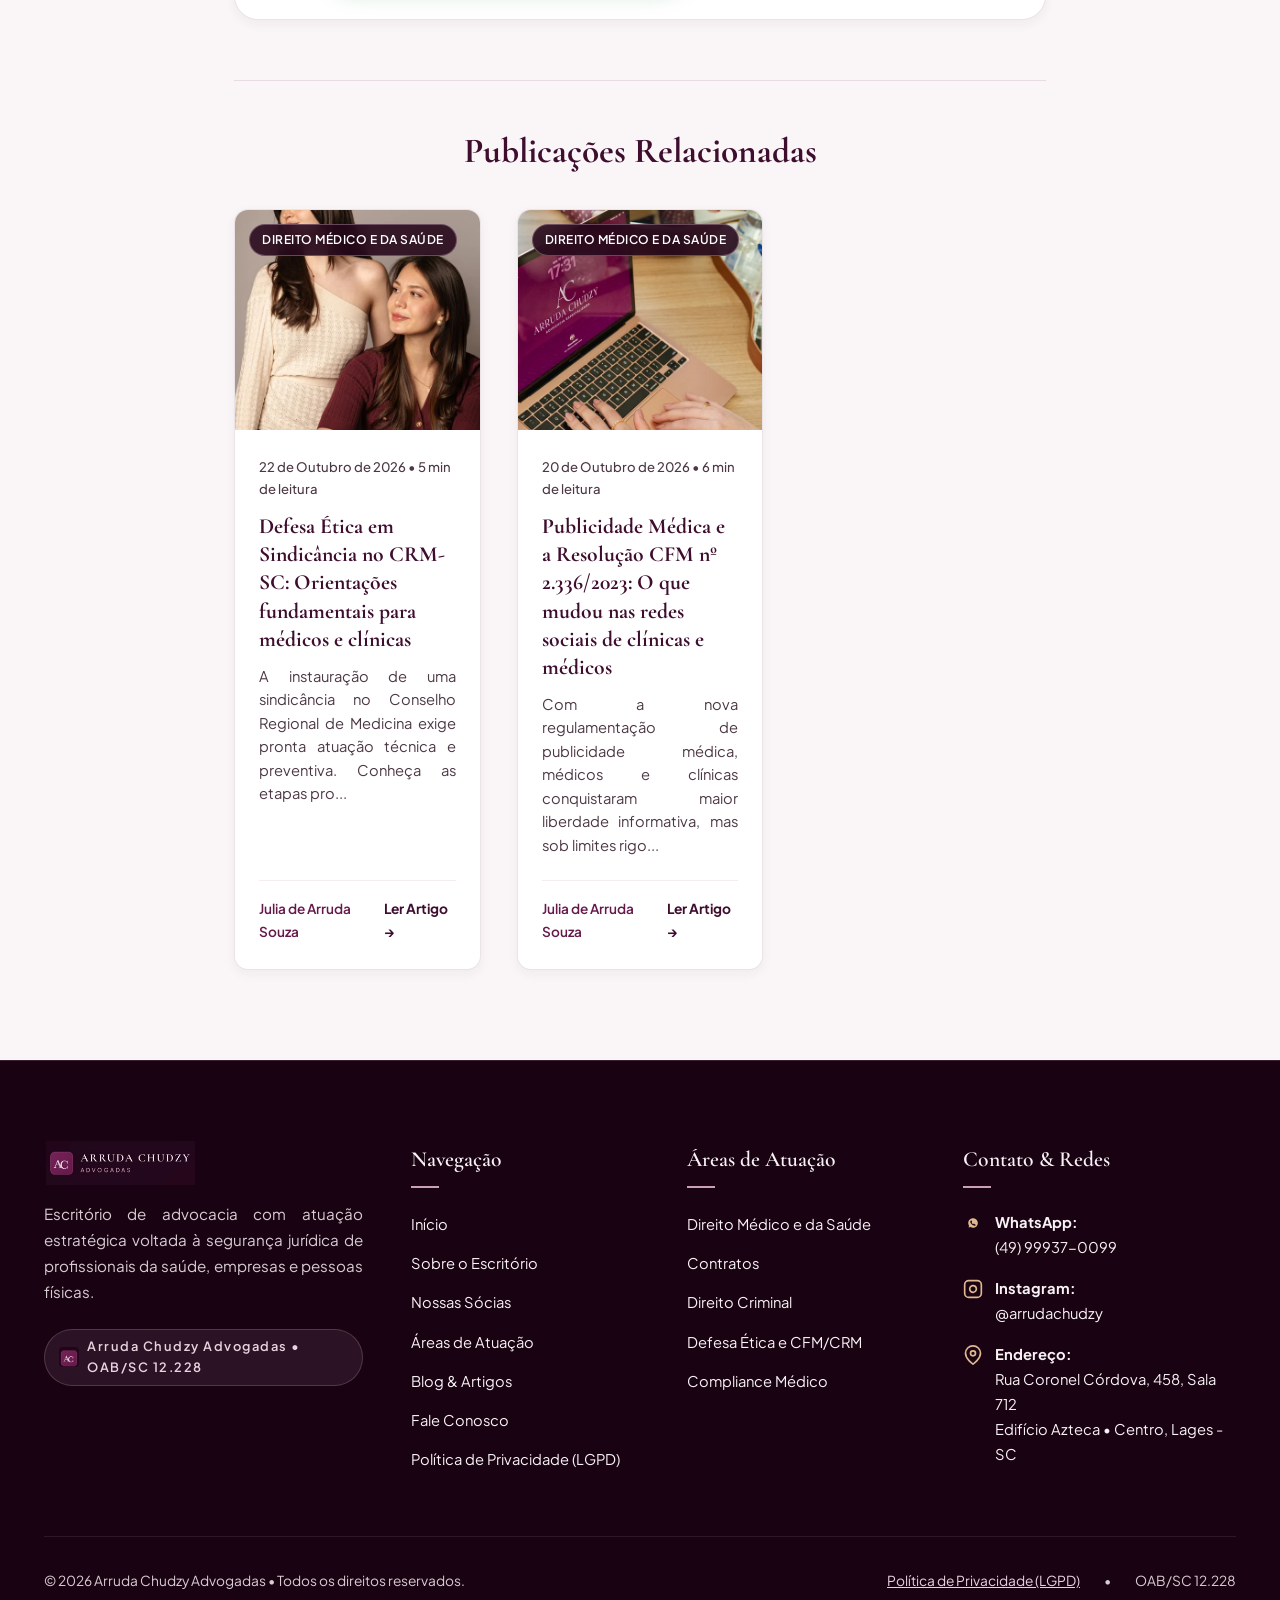
<file: artigos/blindagem-contratual-clinicas-sociedades-medicas.html>
<!DOCTYPE html>
<html lang="pt-BR">
<head>
  <meta charset="UTF-8">
  <meta name="viewport" content="width=device-width, initial-scale=1.0">
  <title>Blindagem Contratual em Clínicas e Sociedades Médicas: Como prevenir passivos fiscais, societários e trabalhistas | Arruda Chudzy Advogadas</title>
  <meta name="description" content="A ausência de instrumentos contratuais customizados entre sócios, médicos parceiros e prestadores de serviços é o principal gerador de passivos em clínicas de saúde. Saiba como estruturar a segurança jurídica do seu negócio.">
  <meta name="author" content="Bianca Flor Chudzy">
  <link rel="canonical" href="https://arrudachudzy.com.br/artigos/blindagem-contratual-clinicas-sociedades-medicas.html">

  <!-- Open Graph / WhatsApp / Facebook -->
  <meta property="og:type" content="article">
  <meta property="og:url" content="https://arrudachudzy.com.br/artigos/blindagem-contratual-clinicas-sociedades-medicas.html">
  <meta property="og:title" content="Blindagem Contratual em Clínicas e Sociedades Médicas: Como prevenir passivos fiscais, societários e trabalhistas | Arruda Chudzy Advogadas">
  <meta property="og:description" content="A ausência de instrumentos contratuais customizados entre sócios, médicos parceiros e prestadores de serviços é o principal gerador de passivos em clínicas de saúde. Saiba como estruturar a segurança jurídica do seu negócio.">
  <meta property="og:image" content="https://arrudachudzy.com.br/assets/images/posts/blindagem-contratual-clinicas-sociedades-medicas.webp">
  <meta property="og:locale" content="pt_BR">
  <meta property="article:published_time" content="2026-10-18">
  <meta property="article:author" content="Bianca Flor Chudzy">
  <meta property="article:section" content="Contratos e Consultoria">

  <!-- Twitter Meta Tags -->
  <meta name="twitter:card" content="summary_large_image">
  <meta name="twitter:title" content="Blindagem Contratual em Clínicas e Sociedades Médicas: Como prevenir passivos fiscais, societários e trabalhistas">
  <meta name="twitter:description" content="A ausência de instrumentos contratuais customizados entre sócios, médicos parceiros e prestadores de serviços é o principal gerador de passivos em clínicas de saúde. Saiba como estruturar a segurança jurídica do seu negócio.">
  <meta name="twitter:image" content="https://arrudachudzy.com.br/assets/images/posts/blindagem-contratual-clinicas-sociedades-medicas.webp">

  <!-- Favicon -->
  <link rel="icon" type="image/svg+xml" href="../assets/images/favicon.svg">
  <link rel="manifest" href="../manifest.json">
  <meta name="theme-color" content="#65194B">

  <!-- Google Fonts -->
  <link rel="preconnect" href="https://fonts.googleapis.com">
  <link rel="preconnect" href="https://fonts.gstatic.com" crossorigin>
  <link rel="stylesheet" href="https://fonts.googleapis.com/css2?family=Cormorant+Garamond:ital,wght@0,400;0,500;0,600;0,700;1,400;1,600&family=Plus+Jakarta+Sans:wght@300;400;500;600;700&display=swap">

  <!-- Consolidated Stylesheet -->
  <link rel="stylesheet" href="../assets/css/style.css">

  <!-- Schema.org JSON-LD -->
  <script type="application/ld+json">
  {
  "@context": "https://schema.org",
  "@type": "BlogPosting",
  "headline": "Blindagem Contratual em Clínicas e Sociedades Médicas: Como prevenir passivos fiscais, societários e trabalhistas",
  "description": "A ausência de instrumentos contratuais customizados entre sócios, médicos parceiros e prestadores de serviços é o principal gerador de passivos em clínicas de saúde. Saiba como estruturar a segurança jurídica do seu negócio.",
  "image": "https://arrudachudzy.com.br/assets/images/posts/blindagem-contratual-clinicas-sociedades-medicas.webp",
  "datePublished": "2026-10-18",
  "dateModified": "2026-10-18",
  "mainEntityOfPage": {
    "@type": "WebPage",
    "@id": "https://arrudachudzy.com.br/artigos/blindagem-contratual-clinicas-sociedades-medicas.html"
  },
  "author": {
    "@type": "Person",
    "name": "Bianca Flor Chudzy",
    "jobTitle": "Sócia-Fundadora & Secretária da Com. de Direito da Saúde da OAB Lages"
  },
  "publisher": {
    "@type": "LegalService",
    "name": "Arruda Chudzy Advogadas",
    "logo": {
      "@type": "ImageObject",
      "url": "https://arrudachudzy.com.br/assets/images/logo-monogram.svg"
    }
  }
}
  </script>
</head>
<body class="article-page-body">
  <a href="#conteudo-artigo" class="skip-link">Pular para o conteúdo do artigo</a>

  <!-- Header -->
  <header class="site-header" role="banner">
    <div class="container navbar-container">
      <a href="../index.html" class="brand-logo" aria-label="Arruda Chudzy Advogadas - Página Inicial">
        <picture>
          <source type="image/webp" srcset="../assets/images/logo-oficial.webp">
          <img src="../assets/images/logo-oficial.png" alt="Arruda Chudzy Advogadas" class="brand-logo-img" width="160" height="46">
        </picture>
      </a>

      <nav class="nav-menu" role="navigation" aria-label="Navegação Principal">
        <a href="../index.html#inicio" class="nav-link">Início</a>
        <a href="../index.html#sobre" class="nav-link">Sobre</a>
        <a href="../index.html#socias" class="nav-link">Sócias</a>
        <a href="../index.html#atuacao" class="nav-link">Áreas de Atuação</a>
        <a href="../blog.html" class="nav-link active">Blog & Artigos</a>
        <a href="../index.html#eventos" class="nav-link">Eventos</a>
        <a href="../index.html#contato" class="nav-link">Contato</a>
      </nav>

      <div class="nav-actions">
        <a href="https://wa.me/5549999370099" target="_blank" rel="noopener noreferrer" class="nav-cta-btn" aria-label="Falar pelo WhatsApp com o escritório">
          <svg width="18" height="18" viewBox="0 0 24 24" fill="currentColor"><path d="M12.031 6.172c-3.181 0-5.767 2.586-5.768 5.766-.001 1.298.38 2.27 1.019 3.287l-.582 2.128 2.182-.573c.978.58 1.911.928 3.145.929 3.178 0 5.767-2.587 5.768-5.766.001-3.187-2.575-5.771-5.764-5.771zm3.392 8.244c-.144.405-.837.774-1.17.824-.312.045-.694.074-2.127-.521-1.625-.675-2.656-2.34-2.736-2.448-.078-.108-.654-.869-.654-1.657 0-.787.413-1.174.558-1.332.144-.158.315-.198.421-.198.106 0 .211.002.304.006.098.004.229-.037.359.274.135.324.461 1.125.501 1.206.04.081.067.176.014.283-.054.108-.081.176-.161.27-.081.095-.17.211-.243.283-.081.081-.165.17-.071.332.095.162.42.34 1.229 1.42.128.114.244.151.343.19.123.048.243.042.335.028.115-.017.359-.147.501-.365.143-.217.143-.404.101-.485-.042-.081-.144-.131-.288-.202z"/></svg>
          <span>WhatsApp</span>
        </a>
      </div>

      <button class="menu-toggle" aria-label="Abrir menu de navegação" aria-expanded="false">
        <span></span>
        <span></span>
        <span></span>
      </button>
    </div>
  </header>

  <!-- Article Container -->
  <main id="conteudo-artigo" class="article-detail-page">
    <div class="container article-layout-container">
      
      <!-- Breadcrumbs -->
      <nav class="article-breadcrumbs" aria-label="Navegação em trilha">
        <a href="../index.html">Início</a>
        <span class="bc-sep">/</span>
        <a href="../blog.html">Blog &amp; Artigos</a>
        <span class="bc-sep">/</span>
        <span class="bc-current">Contratos e Consultoria</span>
      </nav>

      <!-- Article Header -->
      <header class="article-header-block">
        <span class="article-category-pill">Contratos e Consultoria</span>
        <h1 class="article-main-title">Blindagem Contratual em Clínicas e Sociedades Médicas: Como prevenir passivos fiscais, societários e trabalhistas</h1>
        <p class="article-excerpt-lead">A ausência de instrumentos contratuais customizados entre sócios, médicos parceiros e prestadores de serviços é o principal gerador de passivos em clínicas de saúde. Saiba como estruturar a segurança jurídica do seu negócio.</p>

        <!-- Meta Author Card -->
        <div class="article-meta-bar">
          <div class="article-author-avatar-wrap">
            <picture>
              <source type="image/webp" srcset="../assets/images/bianca-chudzy.webp">
              <img src="../assets/images/bianca-chudzy.jpg" alt="Bianca Flor Chudzy" width="54" height="54" class="article-author-avatar">
            </picture>
          </div>
          <div class="article-author-info">
            <span class="article-author-name">Bianca Flor Chudzy <span class="oab-tag">OAB/SC 71.437</span></span>
            <span class="article-author-sub">Sócia-Fundadora & Secretária da Com. de Direito da Saúde da OAB Lages</span>
          </div>
          <div class="article-date-read-info">
            <time datetime="2026-10-18">18 de Outubro de 2026</time>
            <span class="meta-dot">&bull;</span>
            <span>5 min de leitura</span>
          </div>
        </div>

        <!-- Social Share Bar -->
        <div class="article-share-strip">
          <span class="share-label">Compartilhar:</span>
          <a href="https://api.whatsapp.com/send?text=Blindagem Contratual em Clínicas e Sociedades Médicas: Como prevenir passivos fiscais, societários e trabalhistas - Leia em: https://arrudachudzy.com.br/artigos/blindagem-contratual-clinicas-sociedades-medicas.html" target="_blank" rel="noopener noreferrer" class="share-btn share-wa" aria-label="Compartilhar no WhatsApp">
            <svg width="18" height="18" viewBox="0 0 24 24" fill="currentColor"><path d="M12.031 6.172c-3.181 0-5.767 2.586-5.768 5.766-.001 1.298.38 2.27 1.019 3.287l-.582 2.128 2.182-.573c.978.58 1.911.928 3.145.929 3.178 0 5.767-2.587 5.768-5.766.001-3.187-2.575-5.771-5.764-5.771zm3.392 8.244c-.144.405-.837.774-1.17.824-.312.045-.694.074-2.127-.521-1.625-.675-2.656-2.34-2.736-2.448-.078-.108-.654-.869-.654-1.657 0-.787.413-1.174.558-1.332.144-.158.315-.198.421-.198.106 0 .211.002.304.006.098.004.229-.037.359.274.135.324.461 1.125.501 1.206.04.081.067.176.014.283-.054.108-.081.176-.161.27-.081.095-.17.211-.243.283-.081.081-.165.17-.071.332.095.162.42.34 1.229 1.42.128.114.244.151.343.19.123.048.243.042.335.028.115-.017.359-.147.501-.365.143-.217.143-.404.101-.485-.042-.081-.144-.131-.288-.202z"/></svg>
            <span>WhatsApp</span>
          </a>
          <a href="https://www.linkedin.com/sharing/share-offsite/?url=https://arrudachudzy.com.br/artigos/blindagem-contratual-clinicas-sociedades-medicas.html" target="_blank" rel="noopener noreferrer" class="share-btn share-li" aria-label="Compartilhar no LinkedIn">
            <svg width="18" height="18" viewBox="0 0 24 24" fill="currentColor"><path d="M19 0h-14c-2.761 0-5 2.239-5 5v14c0 2.761 2.239 5 5 5h14c2.762 0 5-2.239 5-5v-14c0-2.761-2.238-5-5-5zm-11 19h-3v-11h3v11zm-1.5-12.268c-.966 0-1.75-.79-1.75-1.764s.784-1.764 1.75-1.764 1.75.79 1.75 1.764-.783 1.764-1.75 1.764zm13.5 12.268h-3v-5.604c0-3.368-4-3.113-4 0v5.604h-3v-11h3v1.765c1.396-2.586 7-2.777 7 2.476v6.759z"/></svg>
            <span>LinkedIn</span>
          </a>
          <button type="button" class="share-btn share-copy" onclick="navigator.clipboard.writeText(window.location.href); alert('Link copiado para a área de transferência!');" aria-label="Copiar link do artigo">
            <svg width="18" height="18" viewBox="0 0 24 24" fill="none" stroke="currentColor" stroke-width="2"><path d="M10 13a5 5 0 0 0 7.54.54l3-3a5 5 0 0 0-7.07-7.07l-1.72 1.71"></path><path d="M14 11a5 5 0 0 0-7.54-.54l-3 3a5 5 0 0 0 7.07 7.07l1.71-1.71"></path></svg>
            <span>Copiar Link</span>
          </button>
        </div>
      </header>

      <!-- Featured Image -->
      <div class="article-featured-media">
        <img src="../assets/images/posts/blindagem-contratual-clinicas-sociedades-medicas.webp" alt="Blindagem Contratual em Clínicas e Sociedades Médicas: Como prevenir passivos fiscais, societários e trabalhistas" width="800" height="480" class="article-featured-img">
      </div>

      <!-- Article Content Body -->
      <article class="article-body-content">
        <p class="article-p">O crescimento do mercado de saúde nos últimos anos transformou consultórios isolados em clínicas multidisciplinares e sociedades médicas de grande porte. Contudo, essa expansão operacional frequentemente não é acompanhada da indispensável estruturação jurídica e contratual.</p>
<p class="article-p">A utilização de modelos genéricos de internet ou contratos verbais entre médicos é, estatisticamente, a causa primária de disputas societárias traumáticas, autuações tributárias e condenações trabalhistas de alta monta.</p>
<hr class="article-divider">
<h3 class="article-h3">Os Três Pilares da Segurança Contratual na Saúde</h3>
<p class="article-p">A atuação preventiva e a estruturação de instrumentos sob medida para clínicas médicas apoia-se em três eixos fundamentais:</p>
<h4 class="article-h4">1. Acordo de Sócios e Regras de Saída (Dissolução Societária)</h4>
<p class="article-p">Em sociedades médicas, o valor da empresa está intimamente ligado à reputação técnica e à carteira de pacientes dos profissionais sócios. Quando um sócio decide se retirar, divergências sobre a apuração de haveres, repartição de lucros e cláusulas de não concorrência (<em>non-compete</em>) podem paralisar as atividades da clínica.</p>
<ul class="article-list">
<li>Um <strong>Acordo de Sócios</strong> bem delineado estabelece critérios objetivos de valuation, prazos de pagamento dos haveres e critérios para ingresso de novos parceiros.</li>
</ul>
<h4 class="article-h4">2. Contratos de Parceria Médica e Sublocação de Consultórios</h4>
<p class="article-p">Muitas clínicas estabelecem parcerias com médicos terceirizados com base em divisão percentual de honorários. Se o contrato não evidenciar com clareza a autonomia técnica, a ausência de subordinação jurídica e a correta partilha de custos operacionais, há risco substancial de reconhecimento de vínculo de emprego na Justiça do Trabalho.</p>
<ul class="article-list">
<li>O contrato deve disciplinar com rigor o rateio de custos, responsabilidade civil por atos médicos individuais e custeio de seguros de responsabilidade profissional.</li>
</ul>
<h4 class="article-h4">3. Conformidade Tributária e Equiparação Hospitalar</h4>
<p class="article-p">Sociedades médicas que realizam procedimentos cirúrgicos ambulatoriais podem fazer jus ao benefício da <strong>equiparação hospitalar</strong>, reduzindo significativamente a base de cálculo do IRPJ e da CSLL (de 32% para 8% e 12%, respectivamente).</p>
<ul class="article-list">
<li>No entanto, a Receita Federal exige estrita conformidade entre o objeto social constante no Contrato Social, os alvarás sanitários expedidos e a natureza dos contratos de prestação de serviços celebrados com os pacientes.</li>
</ul>
<hr class="article-divider">
<h3 class="article-h3">Diagnóstico e Prevenção Contínua</h3>
<p class="article-p">A prevenção de passivos em clínicas médicas não é um evento isolado, mas um processo de auditoria contínua dos fluxos contratuais. Estabelecer instrumentos jurídicos claros e juridicamente higilizados resguarda o patrimônio dos sócios e permite que o foco da equipe permaneça no que realmente importa: a excelência no atendimento à saúde.</p>
      </article>

      <!-- Author Bio Footer Box -->
      <div class="article-author-bio-box">
        <picture>
          <source type="image/webp" srcset="../assets/images/bianca-chudzy.webp">
          <img src="../assets/images/bianca-chudzy.jpg" alt="Bianca Flor Chudzy" width="90" height="90" class="bio-avatar">
        </picture>
        <div class="bio-text-col">
          <span class="bio-written-by">Artigo redigido por</span>
          <h3 class="bio-name">Bianca Flor Chudzy <span class="oab-tag-inline">OAB/SC 71.437</span></h3>
          <p class="bio-desc">Advogada e sócia-fundadora do escritório Arruda Chudzy Advogadas. Secretária da Comissão de Direito da Saúde da OAB Lages (2025–2027), é idealizadora do treinamento Secretárias 360º. Pós-graduanda em Gestão Tributária pela USP e graduada pelo CESUSC.</p>
          <div class="bio-actions">
            <a href="https://wa.me/5549999370099?text=Olá! Li o artigo da Dra. Bianca Flor Chudzy no blog e gostaria de agendar uma consulta." target="_blank" rel="noopener noreferrer" class="btn btn-whatsapp" style="font-size: 0.9rem; padding: 12px 24px;">
              <svg width="18" height="18" viewBox="0 0 24 24" fill="currentColor"><path d="M12.031 6.172c-3.181 0-5.767 2.586-5.768 5.766-.001 1.298.38 2.27 1.019 3.287l-.582 2.128 2.182-.573c.978.58 1.911.928 3.145.929 3.178 0 5.767-2.587 5.768-5.766.001-3.187-2.575-5.771-5.764-5.771zm3.392 8.244c-.144.405-.837.774-1.17.824-.312.045-.694.074-2.127-.521-1.625-.675-2.656-2.34-2.736-2.448-.078-.108-.654-.869-.654-1.657 0-.787.413-1.174.558-1.332.144-.158.315-.198.421-.198.106 0 .211.002.304.006.098.004.229-.037.359.274.135.324.461 1.125.501 1.206.04.081.067.176.014.283-.054.108-.081.176-.161.27-.081.095-.17.211-.243.283-.081.081-.165.17-.071.332.095.162.42.34 1.229 1.42.128.114.244.151.343.19.123.048.243.042.335.028.115-.017.359-.147.501-.365.143-.217.143-.404.101-.485-.042-.081-.144-.131-.288-.202z"/></svg>
              <span>Consultar com a Autora via WhatsApp</span>
            </a>
            <a href="../blog.html" class="btn btn-secondary" style="font-size: 0.9rem; padding: 12px 24px; color: var(--color-primary-dark); border-color: var(--color-primary);">
              <span>Ver mais artigos do blog</span>
            </a>
          </div>
        </div>
      </div>

      <!-- Related Articles Section -->
      
      <section class="related-articles-section">
        <h2 class="related-section-title">Publicações Relacionadas</h2>
        <div class="blog-grid" style="margin-top: 28px;">
          
          <article class="blog-card">
            <a href="defesa-sindicancia-crm-sc.html" class="blog-card-media" aria-label="Ler artigo: Defesa Ética em Sindicância no CRM-SC: Orientações fundamentais para médicos e clínicas">
              <img src="../assets/images/posts/defesa-sindicancia-crm-sc.webp" alt="Defesa Ética em Sindicância no CRM-SC: Orientações fundamentais para médicos e clínicas" width="400" height="240" loading="lazy">
              <span class="blog-category-badge">Direito Médico e da Saúde</span>
            </a>
            <div class="blog-card-body">
              <div class="blog-card-meta">
                <span>22 de Outubro de 2026</span> &bull; <span>5 min de leitura</span>
              </div>
              <h3 class="blog-card-title">
                <a href="defesa-sindicancia-crm-sc.html">Defesa Ética em Sindicância no CRM-SC: Orientações fundamentais para médicos e clínicas</a>
              </h3>
              <p class="blog-card-excerpt">A instauração de uma sindicância no Conselho Regional de Medicina exige pronta atuação técnica e preventiva. Conheça as etapas pro...</p>
              <div class="blog-card-footer">
                <span class="blog-author-name">Julia de Arruda Souza</span>
                <a href="defesa-sindicancia-crm-sc.html" class="blog-read-more">Ler Artigo &rarr;</a>
              </div>
            </div>
          </article>
          <article class="blog-card">
            <a href="publicidade-medica-resolucao-cfm-2336.html" class="blog-card-media" aria-label="Ler artigo: Publicidade Médica e a Resolução CFM nº 2.336/2023: O que mudou nas redes sociais de clínicas e médicos">
              <img src="../assets/images/posts/publicidade-medica-resolucao-cfm-2336.webp" alt="Publicidade Médica e a Resolução CFM nº 2.336/2023: O que mudou nas redes sociais de clínicas e médicos" width="400" height="240" loading="lazy">
              <span class="blog-category-badge">Direito Médico e da Saúde</span>
            </a>
            <div class="blog-card-body">
              <div class="blog-card-meta">
                <span>20 de Outubro de 2026</span> &bull; <span>6 min de leitura</span>
              </div>
              <h3 class="blog-card-title">
                <a href="publicidade-medica-resolucao-cfm-2336.html">Publicidade Médica e a Resolução CFM nº 2.336/2023: O que mudou nas redes sociais de clínicas e médicos</a>
              </h3>
              <p class="blog-card-excerpt">Com a nova regulamentação de publicidade médica, médicos e clínicas conquistaram maior liberdade informativa, mas sob limites rigo...</p>
              <div class="blog-card-footer">
                <span class="blog-author-name">Julia de Arruda Souza</span>
                <a href="publicidade-medica-resolucao-cfm-2336.html" class="blog-read-more">Ler Artigo &rarr;</a>
              </div>
            </div>
          </article>
        </div>
      </section>

    </div>
  </main>

  <!-- Rodapé Oficial -->
  <footer class="site-footer" role="contentinfo">
    <div class="container">
      <div class="footer-top-grid">
        <div class="footer-brand-col">
          <a href="../index.html" class="brand-logo" style="margin-bottom: 16px;" aria-label="Arruda Chudzy Advogadas">
            <picture>
              <source type="image/webp" srcset="../assets/images/logo-oficial.webp">
              <img src="../assets/images/logo-oficial.png" alt="Arruda Chudzy Advogadas" class="brand-logo-img" width="180" height="53">
            </picture>
          </a>
          <p class="footer-lead-desc">
            Escritório de advocacia com atuação estratégica voltada à segurança jurídica de profissionais da saúde, empresas e pessoas físicas.
          </p>
          <div class="footer-oab-badge" style="gap: 8px;">
            <img src="../assets/images/logo-monogram-oficial.png" alt="AC" width="20" height="20" style="border-radius: 4px; display: inline-block; vertical-align: middle;">
            <span>Arruda Chudzy Advogadas &bull; OAB/SC 12.228</span>
          </div>
        </div>

        <div>
          <h4 class="footer-heading">Navegação</h4>
          <ul class="footer-links-list">
            <li class="footer-link-item"><a href="../index.html#inicio">Início</a></li>
            <li class="footer-link-item"><a href="../index.html#sobre">Sobre o Escritório</a></li>
            <li class="footer-link-item"><a href="../index.html#socias">Nossas Sócias</a></li>
            <li class="footer-link-item"><a href="../index.html#atuacao">Áreas de Atuação</a></li>
            <li class="footer-link-item"><a href="../blog.html">Blog & Artigos</a></li>
            <li class="footer-link-item"><a href="../index.html#contato">Fale Conosco</a></li>
            <li class="footer-link-item"><a href="../politica-de-privacidade.html">Política de Privacidade (LGPD)</a></li>
          </ul>
        </div>

        <div>
          <h4 class="footer-heading">Áreas de Atuação</h4>
          <ul class="footer-links-list">
            <li class="footer-link-item"><a href="../index.html#atuacao">Direito Médico e da Saúde</a></li>
            <li class="footer-link-item"><a href="../index.html#atuacao">Contratos</a></li>
            <li class="footer-link-item"><a href="../index.html#atuacao">Direito Criminal</a></li>
            <li class="footer-link-item"><a href="../index.html#atuacao">Defesa Ética e CFM/CRM</a></li>
            <li class="footer-link-item"><a href="../index.html#atuacao">Compliance Médico</a></li>
          </ul>
        </div>

        <div>
          <h4 class="footer-heading">Contato & Redes</h4>
          <div class="footer-contact-info">
            <div class="footer-contact-row">
              <svg width="20" height="20" viewBox="0 0 24 24" fill="currentColor"><path d="M12.031 6.172c-3.181 0-5.767 2.586-5.768 5.766-.001 1.298.38 2.27 1.019 3.287l-.582 2.128 2.182-.573c.978.58 1.911.928 3.145.929 3.178 0 5.767-2.587 5.768-5.766.001-3.187-2.575-5.771-5.764-5.771zm3.392 8.244c-.144.405-.837.774-1.17.824-.312.045-.694.074-2.127-.521-1.625-.675-2.656-2.34-2.736-2.448-.078-.108-.654-.869-.654-1.657 0-.787.413-1.174.558-1.332.144-.158.315-.198.421-.198.106 0 .211.002.304.006.098.004.229-.037.359.274.135.324.461 1.125.501 1.206.04.081.067.176.014.283-.054.108-.081.176-.161.27-.081.095-.17.211-.243.283-.081.081-.165.17-.071.332.095.162.42.34 1.229 1.42.128.114.244.151.343.19.123.048.243.042.335.028.115-.017.359-.147.501-.365.143-.217.143-.404.101-.485-.042-.081-.144-.131-.288-.202z"/></svg>
              <div>
                <strong>WhatsApp:</strong><br>
                <a href="https://wa.me/5549999370099" target="_blank" rel="noopener noreferrer">(49) 99937-0099</a>
              </div>
            </div>
            <div class="footer-contact-row">
              <svg width="20" height="20" viewBox="0 0 24 24" fill="none" stroke="currentColor" stroke-width="2"><rect x="2" y="2" width="20" height="20" rx="5" ry="5"></rect><path d="M16 11.37A4 4 0 1 1 12.63 8 4 4 0 0 1 16 11.37z"></path><line x1="17.5" y1="6.5" x2="17.51" y2="6.5"></line></svg>
              <div>
                <strong>Instagram:</strong><br>
                <a href="https://www.instagram.com/arrudachudzy/" target="_blank" rel="noopener noreferrer">@arrudachudzy</a>
              </div>
            </div>
            <div class="footer-contact-row">
              <svg width="20" height="20" viewBox="0 0 24 24" fill="none" stroke="currentColor" stroke-width="2"><path d="M21 10c0 7-9 13-9 13s-9-6-9-13a9 9 0 0 1 18 0z"></path><circle cx="12" cy="10" r="3"></circle></svg>
              <div>
                <strong>Endereço:</strong><br>
                Rua Coronel Córdova, 458, Sala 712<br>
                Edifício Azteca &bull; Centro, Lages - SC
              </div>
            </div>
          </div>
        </div>
      </div>

      <div class="footer-bottom">
        <div>
          &copy; 2026 Arruda Chudzy Advogadas &bull; Todos os direitos reservados.
        </div>
        <div class="footer-bottom-links">
          <a href="../politica-de-privacidade.html" class="footer-privacy-link">Política de Privacidade (LGPD)</a>
          <span style="color: var(--color-support);">&bull;</span>
          <span style="color: var(--color-support);">OAB/SC 12.228</span>
        </div>
      </div>
    </div>
  </footer>

  <!-- Floating WhatsApp -->
  <a href="https://wa.me/5549999370099" target="_blank" rel="noopener noreferrer" class="floating-whatsapp-btn" aria-label="Falar pelo WhatsApp com Arruda Chudzy Advogadas">
    <svg width="34" height="34" viewBox="0 0 24 24" fill="currentColor"><path d="M12.031 6.172c-3.181 0-5.767 2.586-5.768 5.766-.001 1.298.38 2.27 1.019 3.287l-.582 2.128 2.182-.573c.978.58 1.911.928 3.145.929 3.178 0 5.767-2.587 5.768-5.766.001-3.187-2.575-5.771-5.764-5.771zm3.392 8.244c-.144.405-.837.774-1.17.824-.312.045-.694.074-2.127-.521-1.625-.675-2.656-2.34-2.736-2.448-.078-.108-.654-.869-.654-1.657 0-.787.413-1.174.558-1.332.144-.158.315-.198.421-.198.106 0 .211.002.304.006.098.004.229-.037.359.274.135.324.461 1.125.501 1.206.04.081.067.176.014.283-.054.108-.081.176-.161.27-.081.095-.17.211-.243.283-.081.081-.165.17-.071.332.095.162.42.34 1.229 1.42.128.114.244.151.343.19.123.048.243.042.335.028.115-.017.359-.147.501-.365.143-.217.143-.404.101-.485-.042-.081-.144-.131-.288-.202z"/></svg>
  </a>

  <!-- Mobile Menu JS Toggle -->
  <script>
    const menuToggle = document.querySelector('.menu-toggle');
    const navMenu = document.querySelector('.nav-menu');
    if (menuToggle && navMenu) {
      menuToggle.addEventListener('click', () => {
        const open = navMenu.classList.toggle('is-open');
        menuToggle.setAttribute('aria-expanded', open ? 'true' : 'false');
      });
    }
  </script>
</body>
</html>
</file>
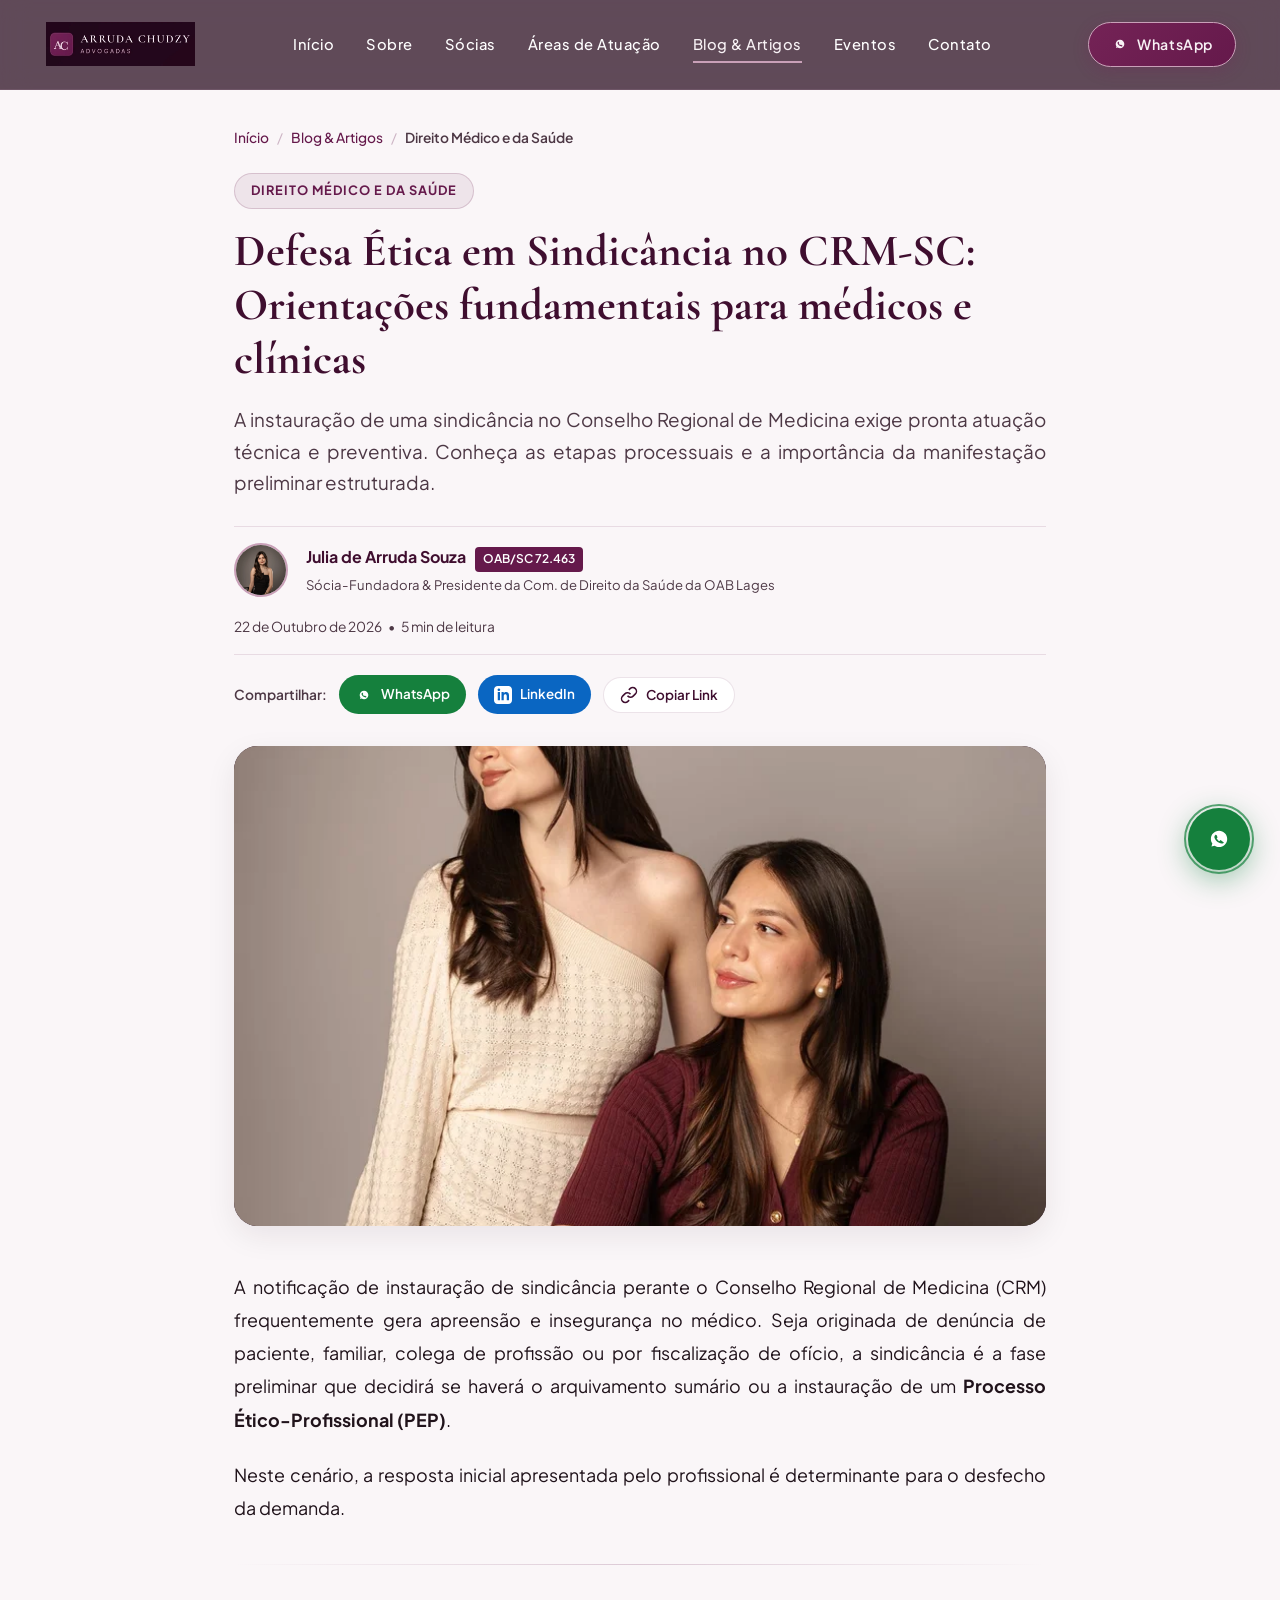
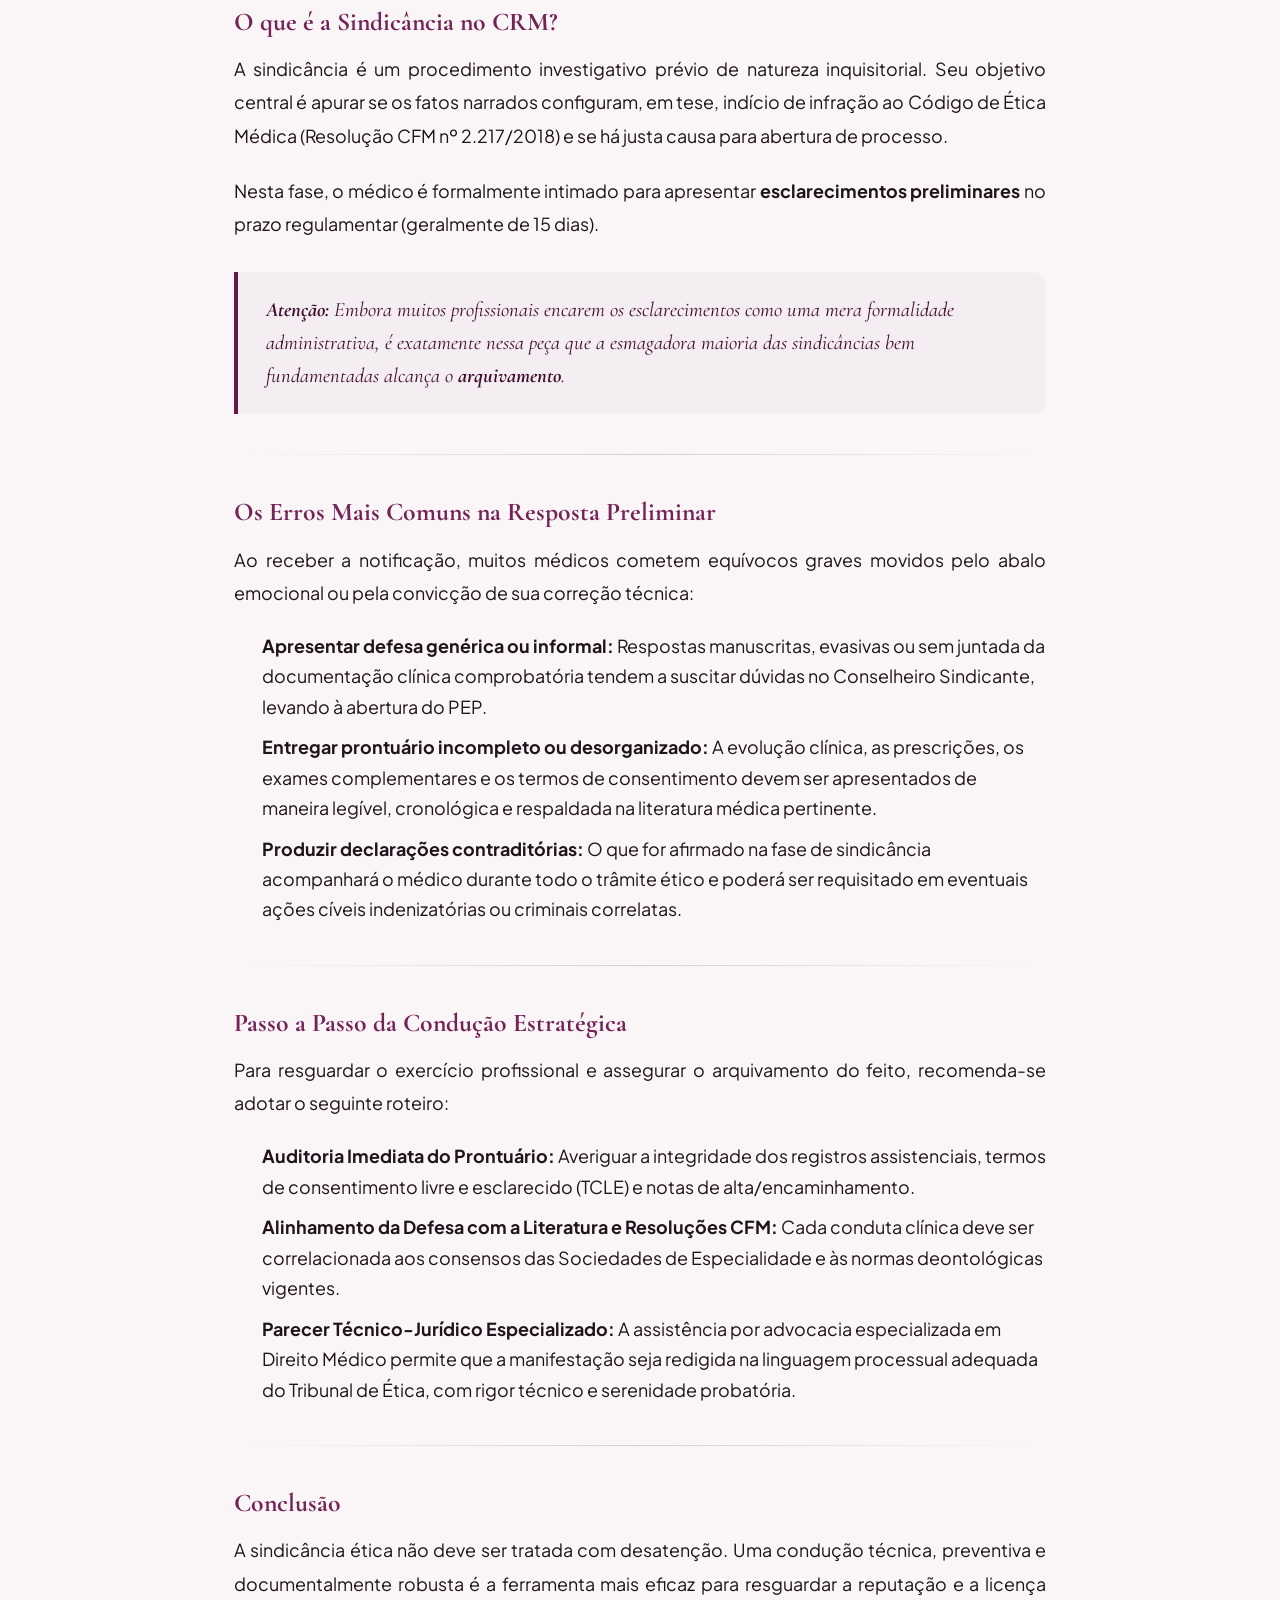
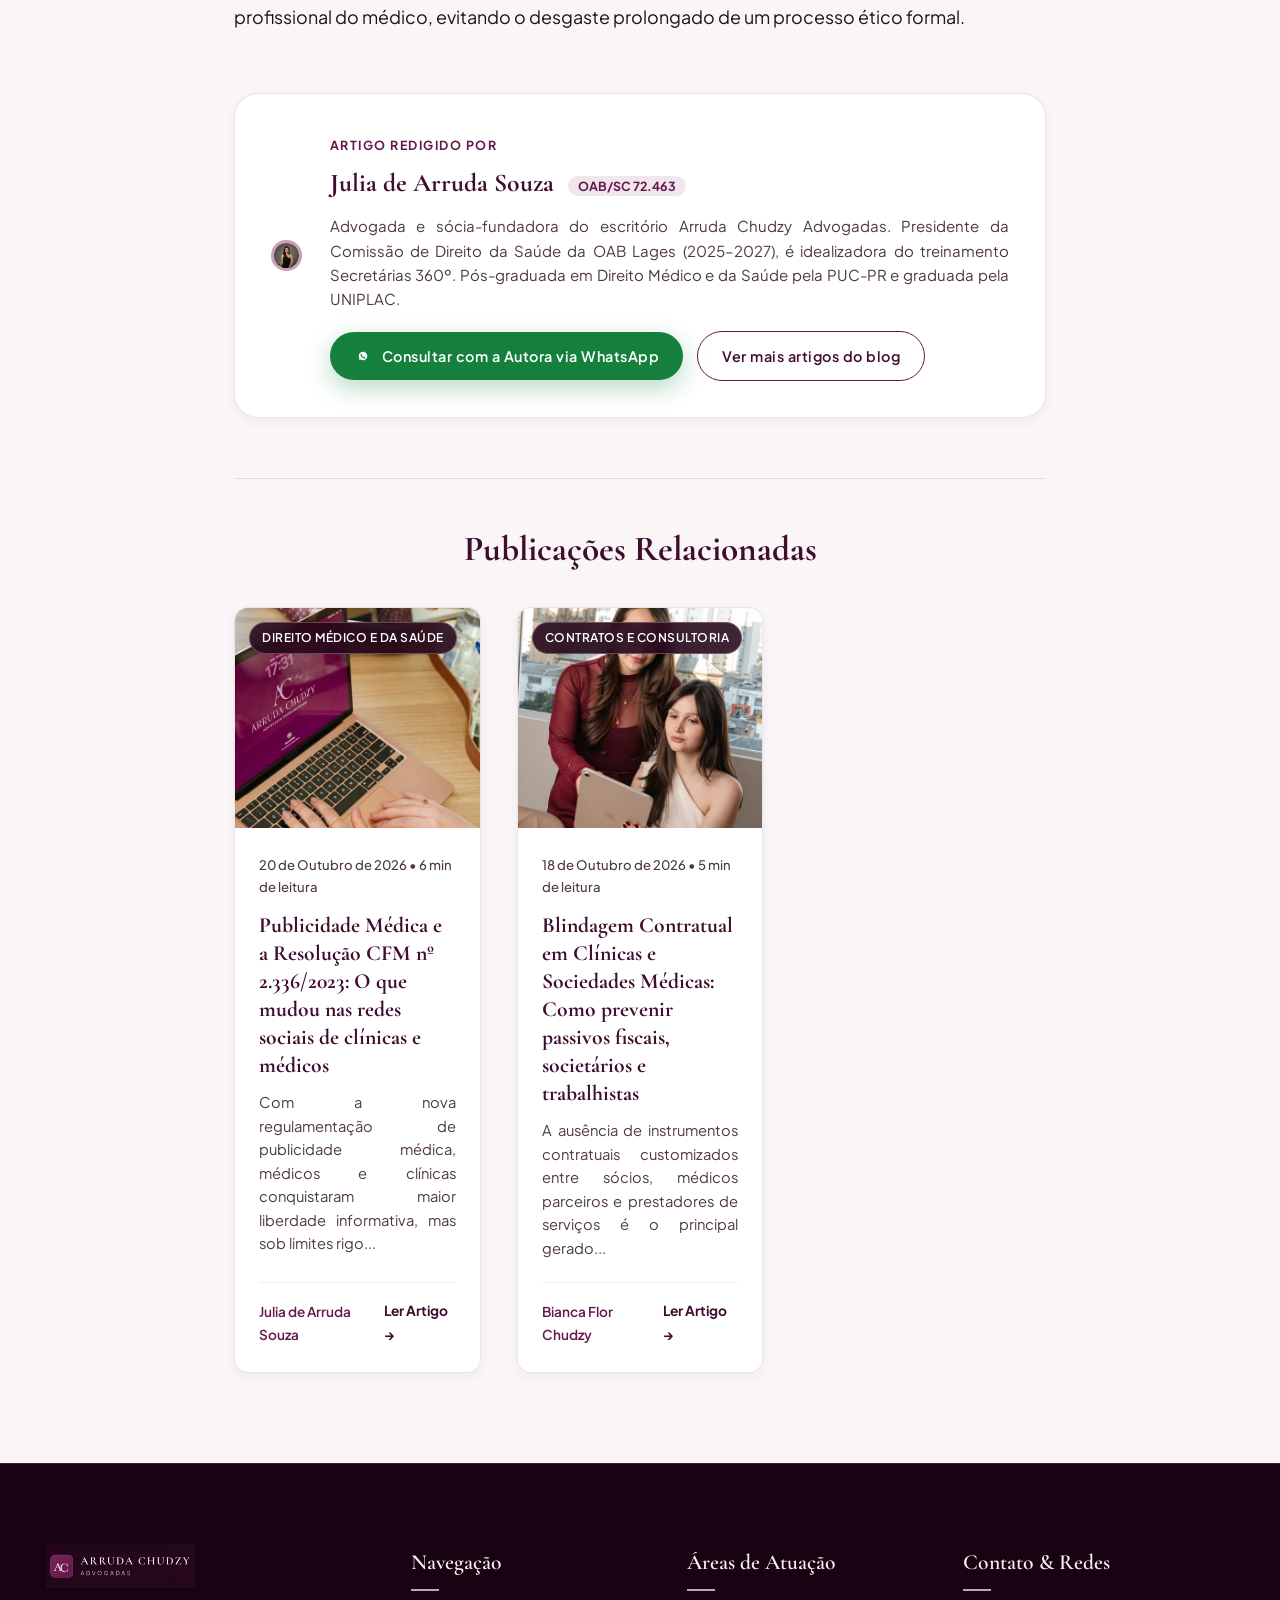
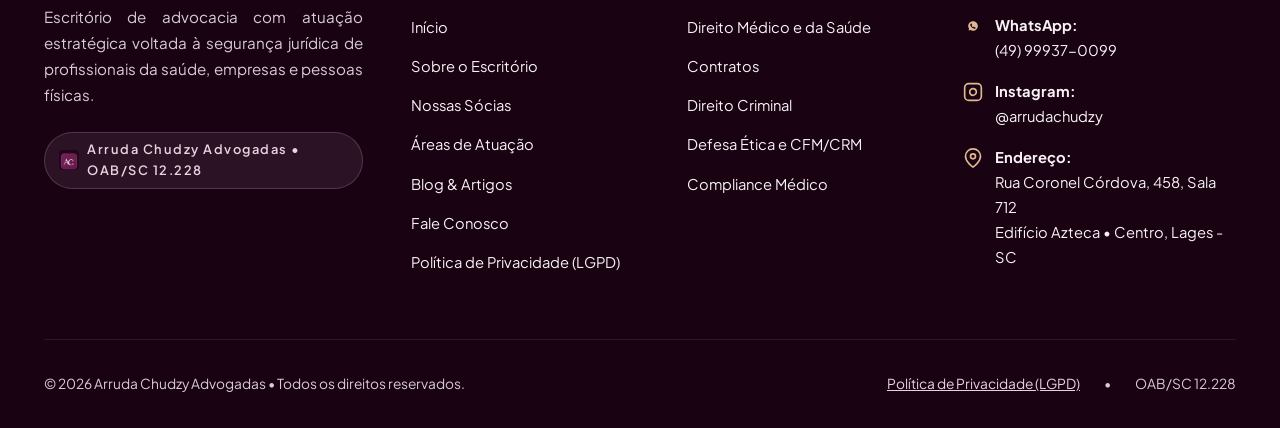
<file: artigos/defesa-sindicancia-crm-sc.html>
<!DOCTYPE html>
<html lang="pt-BR">
<head>
  <meta charset="UTF-8">
  <meta name="viewport" content="width=device-width, initial-scale=1.0">
  <title>Defesa Ética em Sindicância no CRM-SC: Orientações fundamentais para médicos e clínicas | Arruda Chudzy Advogadas</title>
  <meta name="description" content="A instauração de uma sindicância no Conselho Regional de Medicina exige pronta atuação técnica e preventiva. Conheça as etapas processuais e a importância da manifestação preliminar estruturada.">
  <meta name="author" content="Julia de Arruda Souza">
  <link rel="canonical" href="https://arrudachudzy.com.br/artigos/defesa-sindicancia-crm-sc.html">

  <!-- Open Graph / WhatsApp / Facebook -->
  <meta property="og:type" content="article">
  <meta property="og:url" content="https://arrudachudzy.com.br/artigos/defesa-sindicancia-crm-sc.html">
  <meta property="og:title" content="Defesa Ética em Sindicância no CRM-SC: Orientações fundamentais para médicos e clínicas | Arruda Chudzy Advogadas">
  <meta property="og:description" content="A instauração de uma sindicância no Conselho Regional de Medicina exige pronta atuação técnica e preventiva. Conheça as etapas processuais e a importância da manifestação preliminar estruturada.">
  <meta property="og:image" content="https://arrudachudzy.com.br/assets/images/posts/defesa-sindicancia-crm-sc.webp">
  <meta property="og:locale" content="pt_BR">
  <meta property="article:published_time" content="2026-10-22">
  <meta property="article:author" content="Julia de Arruda Souza">
  <meta property="article:section" content="Direito Médico e da Saúde">

  <!-- Twitter Meta Tags -->
  <meta name="twitter:card" content="summary_large_image">
  <meta name="twitter:title" content="Defesa Ética em Sindicância no CRM-SC: Orientações fundamentais para médicos e clínicas">
  <meta name="twitter:description" content="A instauração de uma sindicância no Conselho Regional de Medicina exige pronta atuação técnica e preventiva. Conheça as etapas processuais e a importância da manifestação preliminar estruturada.">
  <meta name="twitter:image" content="https://arrudachudzy.com.br/assets/images/posts/defesa-sindicancia-crm-sc.webp">

  <!-- Favicon -->
  <link rel="icon" type="image/svg+xml" href="../assets/images/favicon.svg">
  <link rel="manifest" href="../manifest.json">
  <meta name="theme-color" content="#65194B">

  <!-- Google Fonts -->
  <link rel="preconnect" href="https://fonts.googleapis.com">
  <link rel="preconnect" href="https://fonts.gstatic.com" crossorigin>
  <link rel="stylesheet" href="https://fonts.googleapis.com/css2?family=Cormorant+Garamond:ital,wght@0,400;0,500;0,600;0,700;1,400;1,600&family=Plus+Jakarta+Sans:wght@300;400;500;600;700&display=swap">

  <!-- Consolidated Stylesheet -->
  <link rel="stylesheet" href="../assets/css/style.css">

  <!-- Schema.org JSON-LD -->
  <script type="application/ld+json">
  {
  "@context": "https://schema.org",
  "@type": "BlogPosting",
  "headline": "Defesa Ética em Sindicância no CRM-SC: Orientações fundamentais para médicos e clínicas",
  "description": "A instauração de uma sindicância no Conselho Regional de Medicina exige pronta atuação técnica e preventiva. Conheça as etapas processuais e a importância da manifestação preliminar estruturada.",
  "image": "https://arrudachudzy.com.br/assets/images/posts/defesa-sindicancia-crm-sc.webp",
  "datePublished": "2026-10-22",
  "dateModified": "2026-10-22",
  "mainEntityOfPage": {
    "@type": "WebPage",
    "@id": "https://arrudachudzy.com.br/artigos/defesa-sindicancia-crm-sc.html"
  },
  "author": {
    "@type": "Person",
    "name": "Julia de Arruda Souza",
    "jobTitle": "Sócia-Fundadora & Presidente da Com. de Direito da Saúde da OAB Lages"
  },
  "publisher": {
    "@type": "LegalService",
    "name": "Arruda Chudzy Advogadas",
    "logo": {
      "@type": "ImageObject",
      "url": "https://arrudachudzy.com.br/assets/images/logo-monogram.svg"
    }
  }
}
  </script>
</head>
<body class="article-page-body">
  <a href="#conteudo-artigo" class="skip-link">Pular para o conteúdo do artigo</a>

  <!-- Header -->
  <header class="site-header" role="banner">
    <div class="container navbar-container">
      <a href="../index.html" class="brand-logo" aria-label="Arruda Chudzy Advogadas - Página Inicial">
        <picture>
          <source type="image/webp" srcset="../assets/images/logo-oficial.webp">
          <img src="../assets/images/logo-oficial.png" alt="Arruda Chudzy Advogadas" class="brand-logo-img" width="160" height="46">
        </picture>
      </a>

      <nav class="nav-menu" role="navigation" aria-label="Navegação Principal">
        <a href="../index.html#inicio" class="nav-link">Início</a>
        <a href="../index.html#sobre" class="nav-link">Sobre</a>
        <a href="../index.html#socias" class="nav-link">Sócias</a>
        <a href="../index.html#atuacao" class="nav-link">Áreas de Atuação</a>
        <a href="../blog.html" class="nav-link active">Blog & Artigos</a>
        <a href="../index.html#eventos" class="nav-link">Eventos</a>
        <a href="../index.html#contato" class="nav-link">Contato</a>
      </nav>

      <div class="nav-actions">
        <a href="https://wa.me/5549999370099" target="_blank" rel="noopener noreferrer" class="nav-cta-btn" aria-label="Falar pelo WhatsApp com o escritório">
          <svg width="18" height="18" viewBox="0 0 24 24" fill="currentColor"><path d="M12.031 6.172c-3.181 0-5.767 2.586-5.768 5.766-.001 1.298.38 2.27 1.019 3.287l-.582 2.128 2.182-.573c.978.58 1.911.928 3.145.929 3.178 0 5.767-2.587 5.768-5.766.001-3.187-2.575-5.771-5.764-5.771zm3.392 8.244c-.144.405-.837.774-1.17.824-.312.045-.694.074-2.127-.521-1.625-.675-2.656-2.34-2.736-2.448-.078-.108-.654-.869-.654-1.657 0-.787.413-1.174.558-1.332.144-.158.315-.198.421-.198.106 0 .211.002.304.006.098.004.229-.037.359.274.135.324.461 1.125.501 1.206.04.081.067.176.014.283-.054.108-.081.176-.161.27-.081.095-.17.211-.243.283-.081.081-.165.17-.071.332.095.162.42.34 1.229 1.42.128.114.244.151.343.19.123.048.243.042.335.028.115-.017.359-.147.501-.365.143-.217.143-.404.101-.485-.042-.081-.144-.131-.288-.202z"/></svg>
          <span>WhatsApp</span>
        </a>
      </div>

      <button class="menu-toggle" aria-label="Abrir menu de navegação" aria-expanded="false">
        <span></span>
        <span></span>
        <span></span>
      </button>
    </div>
  </header>

  <!-- Article Container -->
  <main id="conteudo-artigo" class="article-detail-page">
    <div class="container article-layout-container">
      
      <!-- Breadcrumbs -->
      <nav class="article-breadcrumbs" aria-label="Navegação em trilha">
        <a href="../index.html">Início</a>
        <span class="bc-sep">/</span>
        <a href="../blog.html">Blog &amp; Artigos</a>
        <span class="bc-sep">/</span>
        <span class="bc-current">Direito Médico e da Saúde</span>
      </nav>

      <!-- Article Header -->
      <header class="article-header-block">
        <span class="article-category-pill">Direito Médico e da Saúde</span>
        <h1 class="article-main-title">Defesa Ética em Sindicância no CRM-SC: Orientações fundamentais para médicos e clínicas</h1>
        <p class="article-excerpt-lead">A instauração de uma sindicância no Conselho Regional de Medicina exige pronta atuação técnica e preventiva. Conheça as etapas processuais e a importância da manifestação preliminar estruturada.</p>

        <!-- Meta Author Card -->
        <div class="article-meta-bar">
          <div class="article-author-avatar-wrap">
            <picture>
              <source type="image/webp" srcset="../assets/images/julia-arruda.webp">
              <img src="../assets/images/julia-arruda.jpg" alt="Julia de Arruda Souza" width="54" height="54" class="article-author-avatar">
            </picture>
          </div>
          <div class="article-author-info">
            <span class="article-author-name">Julia de Arruda Souza <span class="oab-tag">OAB/SC 72.463</span></span>
            <span class="article-author-sub">Sócia-Fundadora & Presidente da Com. de Direito da Saúde da OAB Lages</span>
          </div>
          <div class="article-date-read-info">
            <time datetime="2026-10-22">22 de Outubro de 2026</time>
            <span class="meta-dot">&bull;</span>
            <span>5 min de leitura</span>
          </div>
        </div>

        <!-- Social Share Bar -->
        <div class="article-share-strip">
          <span class="share-label">Compartilhar:</span>
          <a href="https://api.whatsapp.com/send?text=Defesa Ética em Sindicância no CRM-SC: Orientações fundamentais para médicos e clínicas - Leia em: https://arrudachudzy.com.br/artigos/defesa-sindicancia-crm-sc.html" target="_blank" rel="noopener noreferrer" class="share-btn share-wa" aria-label="Compartilhar no WhatsApp">
            <svg width="18" height="18" viewBox="0 0 24 24" fill="currentColor"><path d="M12.031 6.172c-3.181 0-5.767 2.586-5.768 5.766-.001 1.298.38 2.27 1.019 3.287l-.582 2.128 2.182-.573c.978.58 1.911.928 3.145.929 3.178 0 5.767-2.587 5.768-5.766.001-3.187-2.575-5.771-5.764-5.771zm3.392 8.244c-.144.405-.837.774-1.17.824-.312.045-.694.074-2.127-.521-1.625-.675-2.656-2.34-2.736-2.448-.078-.108-.654-.869-.654-1.657 0-.787.413-1.174.558-1.332.144-.158.315-.198.421-.198.106 0 .211.002.304.006.098.004.229-.037.359.274.135.324.461 1.125.501 1.206.04.081.067.176.014.283-.054.108-.081.176-.161.27-.081.095-.17.211-.243.283-.081.081-.165.17-.071.332.095.162.42.34 1.229 1.42.128.114.244.151.343.19.123.048.243.042.335.028.115-.017.359-.147.501-.365.143-.217.143-.404.101-.485-.042-.081-.144-.131-.288-.202z"/></svg>
            <span>WhatsApp</span>
          </a>
          <a href="https://www.linkedin.com/sharing/share-offsite/?url=https://arrudachudzy.com.br/artigos/defesa-sindicancia-crm-sc.html" target="_blank" rel="noopener noreferrer" class="share-btn share-li" aria-label="Compartilhar no LinkedIn">
            <svg width="18" height="18" viewBox="0 0 24 24" fill="currentColor"><path d="M19 0h-14c-2.761 0-5 2.239-5 5v14c0 2.761 2.239 5 5 5h14c2.762 0 5-2.239 5-5v-14c0-2.761-2.238-5-5-5zm-11 19h-3v-11h3v11zm-1.5-12.268c-.966 0-1.75-.79-1.75-1.764s.784-1.764 1.75-1.764 1.75.79 1.75 1.764-.783 1.764-1.75 1.764zm13.5 12.268h-3v-5.604c0-3.368-4-3.113-4 0v5.604h-3v-11h3v1.765c1.396-2.586 7-2.777 7 2.476v6.759z"/></svg>
            <span>LinkedIn</span>
          </a>
          <button type="button" class="share-btn share-copy" onclick="navigator.clipboard.writeText(window.location.href); alert('Link copiado para a área de transferência!');" aria-label="Copiar link do artigo">
            <svg width="18" height="18" viewBox="0 0 24 24" fill="none" stroke="currentColor" stroke-width="2"><path d="M10 13a5 5 0 0 0 7.54.54l3-3a5 5 0 0 0-7.07-7.07l-1.72 1.71"></path><path d="M14 11a5 5 0 0 0-7.54-.54l-3 3a5 5 0 0 0 7.07 7.07l1.71-1.71"></path></svg>
            <span>Copiar Link</span>
          </button>
        </div>
      </header>

      <!-- Featured Image -->
      <div class="article-featured-media">
        <img src="../assets/images/posts/defesa-sindicancia-crm-sc.webp" alt="Defesa Ética em Sindicância no CRM-SC: Orientações fundamentais para médicos e clínicas" width="800" height="480" class="article-featured-img">
      </div>

      <!-- Article Content Body -->
      <article class="article-body-content">
        <p class="article-p">A notificação de instauração de sindicância perante o Conselho Regional de Medicina (CRM) frequentemente gera apreensão e insegurança no médico. Seja originada de denúncia de paciente, familiar, colega de profissão ou por fiscalização de ofício, a sindicância é a fase preliminar que decidirá se haverá o arquivamento sumário ou a instauração de um <strong>Processo Ético-Profissional (PEP)</strong>.</p>
<p class="article-p">Neste cenário, a resposta inicial apresentada pelo profissional é determinante para o desfecho da demanda.</p>
<hr class="article-divider">
<h3 class="article-h3">O que é a Sindicância no CRM?</h3>
<p class="article-p">A sindicância é um procedimento investigativo prévio de natureza inquisitorial. Seu objetivo central é apurar se os fatos narrados configuram, em tese, indício de infração ao Código de Ética Médica (Resolução CFM nº 2.217/2018) e se há justa causa para abertura de processo.</p>
<p class="article-p">Nesta fase, o médico é formalmente intimado para apresentar <strong>esclarecimentos preliminares</strong> no prazo regulamentar (geralmente de 15 dias).</p>
<blockquote class="article-quote"><strong>Atenção:</strong> Embora muitos profissionais encarem os esclarecimentos como uma mera formalidade administrativa, é exatamente nessa peça que a esmagadora maioria das sindicâncias bem fundamentadas alcança o <strong>arquivamento</strong>.</blockquote>
<hr class="article-divider">
<h3 class="article-h3">Os Erros Mais Comuns na Resposta Preliminar</h3>
<p class="article-p">Ao receber a notificação, muitos médicos cometem equívocos graves movidos pelo abalo emocional ou pela convicção de sua correção técnica:</p>
<ol class="article-ordered-list">
<li><strong>Apresentar defesa genérica ou informal:</strong> Respostas manuscritas, evasivas ou sem juntada da documentação clínica comprobatória tendem a suscitar dúvidas no Conselheiro Sindicante, levando à abertura do PEP.</li>
<li><strong>Entregar prontuário incompleto ou desorganizado:</strong> A evolução clínica, as prescrições, os exames complementares e os termos de consentimento devem ser apresentados de maneira legível, cronológica e respaldada na literatura médica pertinente.</li>
<li><strong>Produzir declarações contraditórias:</strong> O que for afirmado na fase de sindicância acompanhará o médico durante todo o trâmite ético e poderá ser requisitado em eventuais ações cíveis indenizatórias ou criminais correlatas.</li>
</ol>
<hr class="article-divider">
<h3 class="article-h3">Passo a Passo da Condução Estratégica</h3>
<p class="article-p">Para resguardar o exercício profissional e assegurar o arquivamento do feito, recomenda-se adotar o seguinte roteiro:</p>
<ul class="article-list">
<li><strong>Auditoria Imediata do Prontuário:</strong> Averiguar a integridade dos registros assistenciais, termos de consentimento livre e esclarecido (TCLE) e notas de alta/encaminhamento.</li>
<li><strong>Alinhamento da Defesa com a Literatura e Resoluções CFM:</strong> Cada conduta clínica deve ser correlacionada aos consensos das Sociedades de Especialidade e às normas deontológicas vigentes.</li>
<li><strong>Parecer Técnico-Jurídico Especializado:</strong> A assistência por advocacia especializada em Direito Médico permite que a manifestação seja redigida na linguagem processual adequada do Tribunal de Ética, com rigor técnico e serenidade probatória.</li>
</ul>
<hr class="article-divider">
<h3 class="article-h3">Conclusão</h3>
<p class="article-p">A sindicância ética não deve ser tratada com desatenção. Uma condução técnica, preventiva e documentalmente robusta é a ferramenta mais eficaz para resguardar a reputação e a licença profissional do médico, evitando o desgaste prolongado de um processo ético formal.</p>
      </article>

      <!-- Author Bio Footer Box -->
      <div class="article-author-bio-box">
        <picture>
          <source type="image/webp" srcset="../assets/images/julia-arruda.webp">
          <img src="../assets/images/julia-arruda.jpg" alt="Julia de Arruda Souza" width="90" height="90" class="bio-avatar">
        </picture>
        <div class="bio-text-col">
          <span class="bio-written-by">Artigo redigido por</span>
          <h3 class="bio-name">Julia de Arruda Souza <span class="oab-tag-inline">OAB/SC 72.463</span></h3>
          <p class="bio-desc">Advogada e sócia-fundadora do escritório Arruda Chudzy Advogadas. Presidente da Comissão de Direito da Saúde da OAB Lages (2025–2027), é idealizadora do treinamento Secretárias 360º. Pós-graduada em Direito Médico e da Saúde pela PUC-PR e graduada pela UNIPLAC.</p>
          <div class="bio-actions">
            <a href="https://wa.me/5549999370099?text=Olá! Li o artigo da Dra. Julia de Arruda Souza no blog e gostaria de agendar uma consulta." target="_blank" rel="noopener noreferrer" class="btn btn-whatsapp" style="font-size: 0.9rem; padding: 12px 24px;">
              <svg width="18" height="18" viewBox="0 0 24 24" fill="currentColor"><path d="M12.031 6.172c-3.181 0-5.767 2.586-5.768 5.766-.001 1.298.38 2.27 1.019 3.287l-.582 2.128 2.182-.573c.978.58 1.911.928 3.145.929 3.178 0 5.767-2.587 5.768-5.766.001-3.187-2.575-5.771-5.764-5.771zm3.392 8.244c-.144.405-.837.774-1.17.824-.312.045-.694.074-2.127-.521-1.625-.675-2.656-2.34-2.736-2.448-.078-.108-.654-.869-.654-1.657 0-.787.413-1.174.558-1.332.144-.158.315-.198.421-.198.106 0 .211.002.304.006.098.004.229-.037.359.274.135.324.461 1.125.501 1.206.04.081.067.176.014.283-.054.108-.081.176-.161.27-.081.095-.17.211-.243.283-.081.081-.165.17-.071.332.095.162.42.34 1.229 1.42.128.114.244.151.343.19.123.048.243.042.335.028.115-.017.359-.147.501-.365.143-.217.143-.404.101-.485-.042-.081-.144-.131-.288-.202z"/></svg>
              <span>Consultar com a Autora via WhatsApp</span>
            </a>
            <a href="../blog.html" class="btn btn-secondary" style="font-size: 0.9rem; padding: 12px 24px; color: var(--color-primary-dark); border-color: var(--color-primary);">
              <span>Ver mais artigos do blog</span>
            </a>
          </div>
        </div>
      </div>

      <!-- Related Articles Section -->
      
      <section class="related-articles-section">
        <h2 class="related-section-title">Publicações Relacionadas</h2>
        <div class="blog-grid" style="margin-top: 28px;">
          
          <article class="blog-card">
            <a href="publicidade-medica-resolucao-cfm-2336.html" class="blog-card-media" aria-label="Ler artigo: Publicidade Médica e a Resolução CFM nº 2.336/2023: O que mudou nas redes sociais de clínicas e médicos">
              <img src="../assets/images/posts/publicidade-medica-resolucao-cfm-2336.webp" alt="Publicidade Médica e a Resolução CFM nº 2.336/2023: O que mudou nas redes sociais de clínicas e médicos" width="400" height="240" loading="lazy">
              <span class="blog-category-badge">Direito Médico e da Saúde</span>
            </a>
            <div class="blog-card-body">
              <div class="blog-card-meta">
                <span>20 de Outubro de 2026</span> &bull; <span>6 min de leitura</span>
              </div>
              <h3 class="blog-card-title">
                <a href="publicidade-medica-resolucao-cfm-2336.html">Publicidade Médica e a Resolução CFM nº 2.336/2023: O que mudou nas redes sociais de clínicas e médicos</a>
              </h3>
              <p class="blog-card-excerpt">Com a nova regulamentação de publicidade médica, médicos e clínicas conquistaram maior liberdade informativa, mas sob limites rigo...</p>
              <div class="blog-card-footer">
                <span class="blog-author-name">Julia de Arruda Souza</span>
                <a href="publicidade-medica-resolucao-cfm-2336.html" class="blog-read-more">Ler Artigo &rarr;</a>
              </div>
            </div>
          </article>
          <article class="blog-card">
            <a href="blindagem-contratual-clinicas-sociedades-medicas.html" class="blog-card-media" aria-label="Ler artigo: Blindagem Contratual em Clínicas e Sociedades Médicas: Como prevenir passivos fiscais, societários e trabalhistas">
              <img src="../assets/images/posts/blindagem-contratual-clinicas-sociedades-medicas.webp" alt="Blindagem Contratual em Clínicas e Sociedades Médicas: Como prevenir passivos fiscais, societários e trabalhistas" width="400" height="240" loading="lazy">
              <span class="blog-category-badge">Contratos e Consultoria</span>
            </a>
            <div class="blog-card-body">
              <div class="blog-card-meta">
                <span>18 de Outubro de 2026</span> &bull; <span>5 min de leitura</span>
              </div>
              <h3 class="blog-card-title">
                <a href="blindagem-contratual-clinicas-sociedades-medicas.html">Blindagem Contratual em Clínicas e Sociedades Médicas: Como prevenir passivos fiscais, societários e trabalhistas</a>
              </h3>
              <p class="blog-card-excerpt">A ausência de instrumentos contratuais customizados entre sócios, médicos parceiros e prestadores de serviços é o principal gerado...</p>
              <div class="blog-card-footer">
                <span class="blog-author-name">Bianca Flor Chudzy</span>
                <a href="blindagem-contratual-clinicas-sociedades-medicas.html" class="blog-read-more">Ler Artigo &rarr;</a>
              </div>
            </div>
          </article>
        </div>
      </section>

    </div>
  </main>

  <!-- Rodapé Oficial -->
  <footer class="site-footer" role="contentinfo">
    <div class="container">
      <div class="footer-top-grid">
        <div class="footer-brand-col">
          <a href="../index.html" class="brand-logo" style="margin-bottom: 16px;" aria-label="Arruda Chudzy Advogadas">
            <picture>
              <source type="image/webp" srcset="../assets/images/logo-oficial.webp">
              <img src="../assets/images/logo-oficial.png" alt="Arruda Chudzy Advogadas" class="brand-logo-img" width="180" height="53">
            </picture>
          </a>
          <p class="footer-lead-desc">
            Escritório de advocacia com atuação estratégica voltada à segurança jurídica de profissionais da saúde, empresas e pessoas físicas.
          </p>
          <div class="footer-oab-badge" style="gap: 8px;">
            <img src="../assets/images/logo-monogram-oficial.png" alt="AC" width="20" height="20" style="border-radius: 4px; display: inline-block; vertical-align: middle;">
            <span>Arruda Chudzy Advogadas &bull; OAB/SC 12.228</span>
          </div>
        </div>

        <div>
          <h4 class="footer-heading">Navegação</h4>
          <ul class="footer-links-list">
            <li class="footer-link-item"><a href="../index.html#inicio">Início</a></li>
            <li class="footer-link-item"><a href="../index.html#sobre">Sobre o Escritório</a></li>
            <li class="footer-link-item"><a href="../index.html#socias">Nossas Sócias</a></li>
            <li class="footer-link-item"><a href="../index.html#atuacao">Áreas de Atuação</a></li>
            <li class="footer-link-item"><a href="../blog.html">Blog & Artigos</a></li>
            <li class="footer-link-item"><a href="../index.html#contato">Fale Conosco</a></li>
            <li class="footer-link-item"><a href="../politica-de-privacidade.html">Política de Privacidade (LGPD)</a></li>
          </ul>
        </div>

        <div>
          <h4 class="footer-heading">Áreas de Atuação</h4>
          <ul class="footer-links-list">
            <li class="footer-link-item"><a href="../index.html#atuacao">Direito Médico e da Saúde</a></li>
            <li class="footer-link-item"><a href="../index.html#atuacao">Contratos</a></li>
            <li class="footer-link-item"><a href="../index.html#atuacao">Direito Criminal</a></li>
            <li class="footer-link-item"><a href="../index.html#atuacao">Defesa Ética e CFM/CRM</a></li>
            <li class="footer-link-item"><a href="../index.html#atuacao">Compliance Médico</a></li>
          </ul>
        </div>

        <div>
          <h4 class="footer-heading">Contato & Redes</h4>
          <div class="footer-contact-info">
            <div class="footer-contact-row">
              <svg width="20" height="20" viewBox="0 0 24 24" fill="currentColor"><path d="M12.031 6.172c-3.181 0-5.767 2.586-5.768 5.766-.001 1.298.38 2.27 1.019 3.287l-.582 2.128 2.182-.573c.978.58 1.911.928 3.145.929 3.178 0 5.767-2.587 5.768-5.766.001-3.187-2.575-5.771-5.764-5.771zm3.392 8.244c-.144.405-.837.774-1.17.824-.312.045-.694.074-2.127-.521-1.625-.675-2.656-2.34-2.736-2.448-.078-.108-.654-.869-.654-1.657 0-.787.413-1.174.558-1.332.144-.158.315-.198.421-.198.106 0 .211.002.304.006.098.004.229-.037.359.274.135.324.461 1.125.501 1.206.04.081.067.176.014.283-.054.108-.081.176-.161.27-.081.095-.17.211-.243.283-.081.081-.165.17-.071.332.095.162.42.34 1.229 1.42.128.114.244.151.343.19.123.048.243.042.335.028.115-.017.359-.147.501-.365.143-.217.143-.404.101-.485-.042-.081-.144-.131-.288-.202z"/></svg>
              <div>
                <strong>WhatsApp:</strong><br>
                <a href="https://wa.me/5549999370099" target="_blank" rel="noopener noreferrer">(49) 99937-0099</a>
              </div>
            </div>
            <div class="footer-contact-row">
              <svg width="20" height="20" viewBox="0 0 24 24" fill="none" stroke="currentColor" stroke-width="2"><rect x="2" y="2" width="20" height="20" rx="5" ry="5"></rect><path d="M16 11.37A4 4 0 1 1 12.63 8 4 4 0 0 1 16 11.37z"></path><line x1="17.5" y1="6.5" x2="17.51" y2="6.5"></line></svg>
              <div>
                <strong>Instagram:</strong><br>
                <a href="https://www.instagram.com/arrudachudzy/" target="_blank" rel="noopener noreferrer">@arrudachudzy</a>
              </div>
            </div>
            <div class="footer-contact-row">
              <svg width="20" height="20" viewBox="0 0 24 24" fill="none" stroke="currentColor" stroke-width="2"><path d="M21 10c0 7-9 13-9 13s-9-6-9-13a9 9 0 0 1 18 0z"></path><circle cx="12" cy="10" r="3"></circle></svg>
              <div>
                <strong>Endereço:</strong><br>
                Rua Coronel Córdova, 458, Sala 712<br>
                Edifício Azteca &bull; Centro, Lages - SC
              </div>
            </div>
          </div>
        </div>
      </div>

      <div class="footer-bottom">
        <div>
          &copy; 2026 Arruda Chudzy Advogadas &bull; Todos os direitos reservados.
        </div>
        <div class="footer-bottom-links">
          <a href="../politica-de-privacidade.html" class="footer-privacy-link">Política de Privacidade (LGPD)</a>
          <span style="color: var(--color-support);">&bull;</span>
          <span style="color: var(--color-support);">OAB/SC 12.228</span>
        </div>
      </div>
    </div>
  </footer>

  <!-- Floating WhatsApp -->
  <a href="https://wa.me/5549999370099" target="_blank" rel="noopener noreferrer" class="floating-whatsapp-btn" aria-label="Falar pelo WhatsApp com Arruda Chudzy Advogadas">
    <svg width="34" height="34" viewBox="0 0 24 24" fill="currentColor"><path d="M12.031 6.172c-3.181 0-5.767 2.586-5.768 5.766-.001 1.298.38 2.27 1.019 3.287l-.582 2.128 2.182-.573c.978.58 1.911.928 3.145.929 3.178 0 5.767-2.587 5.768-5.766.001-3.187-2.575-5.771-5.764-5.771zm3.392 8.244c-.144.405-.837.774-1.17.824-.312.045-.694.074-2.127-.521-1.625-.675-2.656-2.34-2.736-2.448-.078-.108-.654-.869-.654-1.657 0-.787.413-1.174.558-1.332.144-.158.315-.198.421-.198.106 0 .211.002.304.006.098.004.229-.037.359.274.135.324.461 1.125.501 1.206.04.081.067.176.014.283-.054.108-.081.176-.161.27-.081.095-.17.211-.243.283-.081.081-.165.17-.071.332.095.162.42.34 1.229 1.42.128.114.244.151.343.19.123.048.243.042.335.028.115-.017.359-.147.501-.365.143-.217.143-.404.101-.485-.042-.081-.144-.131-.288-.202z"/></svg>
  </a>

  <!-- Mobile Menu JS Toggle -->
  <script>
    const menuToggle = document.querySelector('.menu-toggle');
    const navMenu = document.querySelector('.nav-menu');
    if (menuToggle && navMenu) {
      menuToggle.addEventListener('click', () => {
        const open = navMenu.classList.toggle('is-open');
        menuToggle.setAttribute('aria-expanded', open ? 'true' : 'false');
      });
    }
  </script>
</body>
</html>
</file>
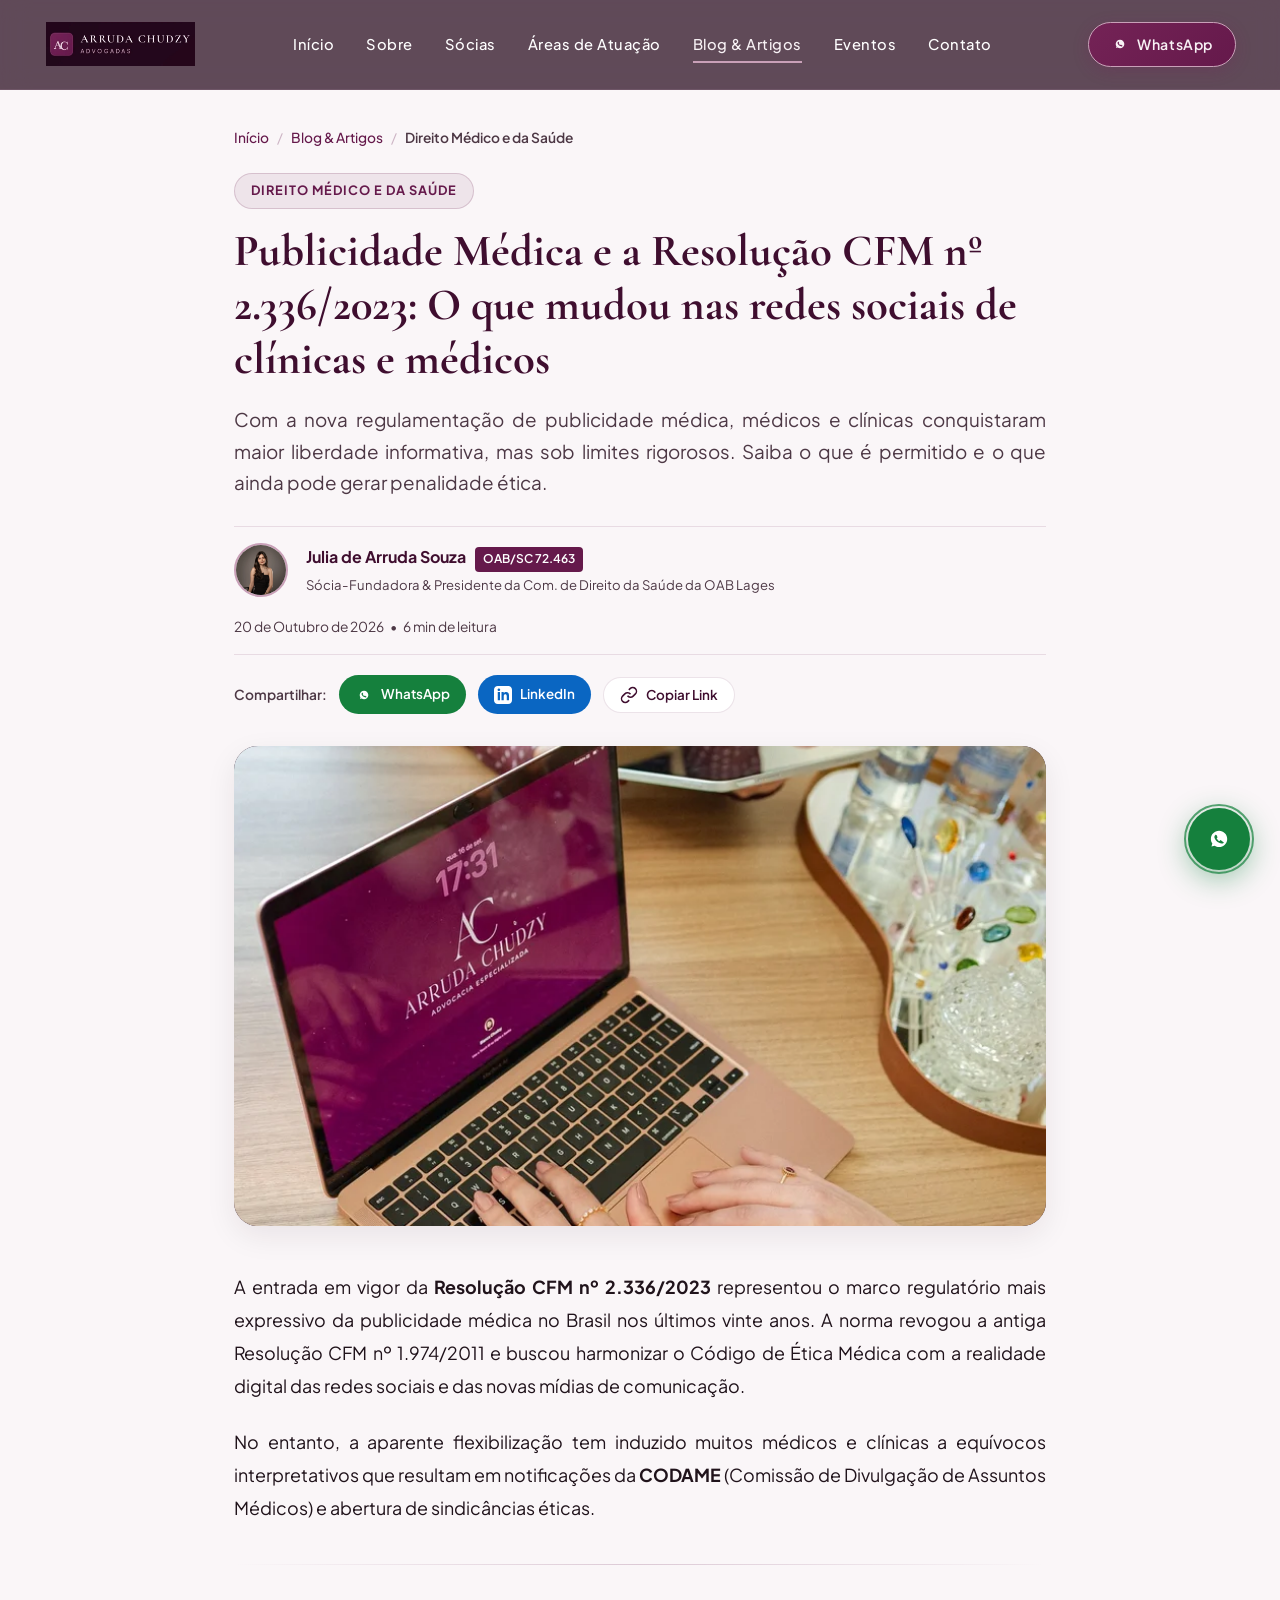
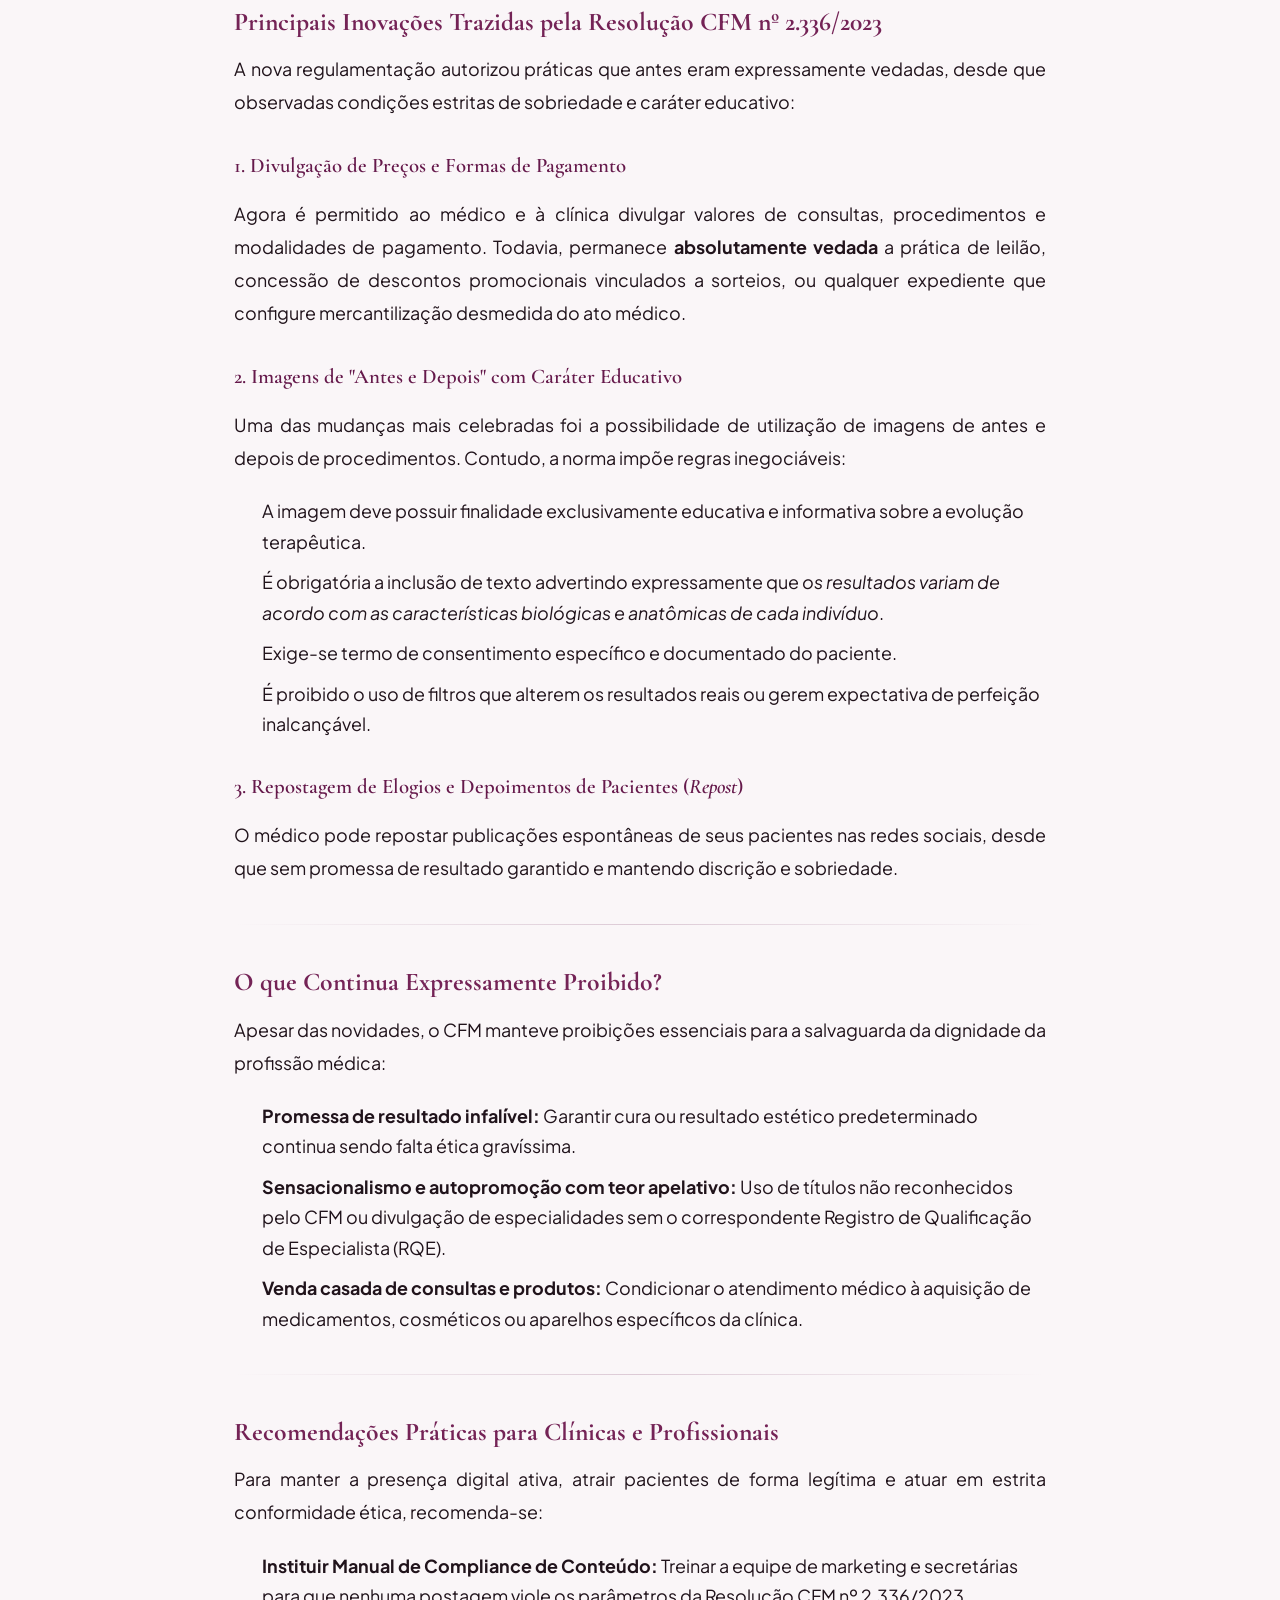
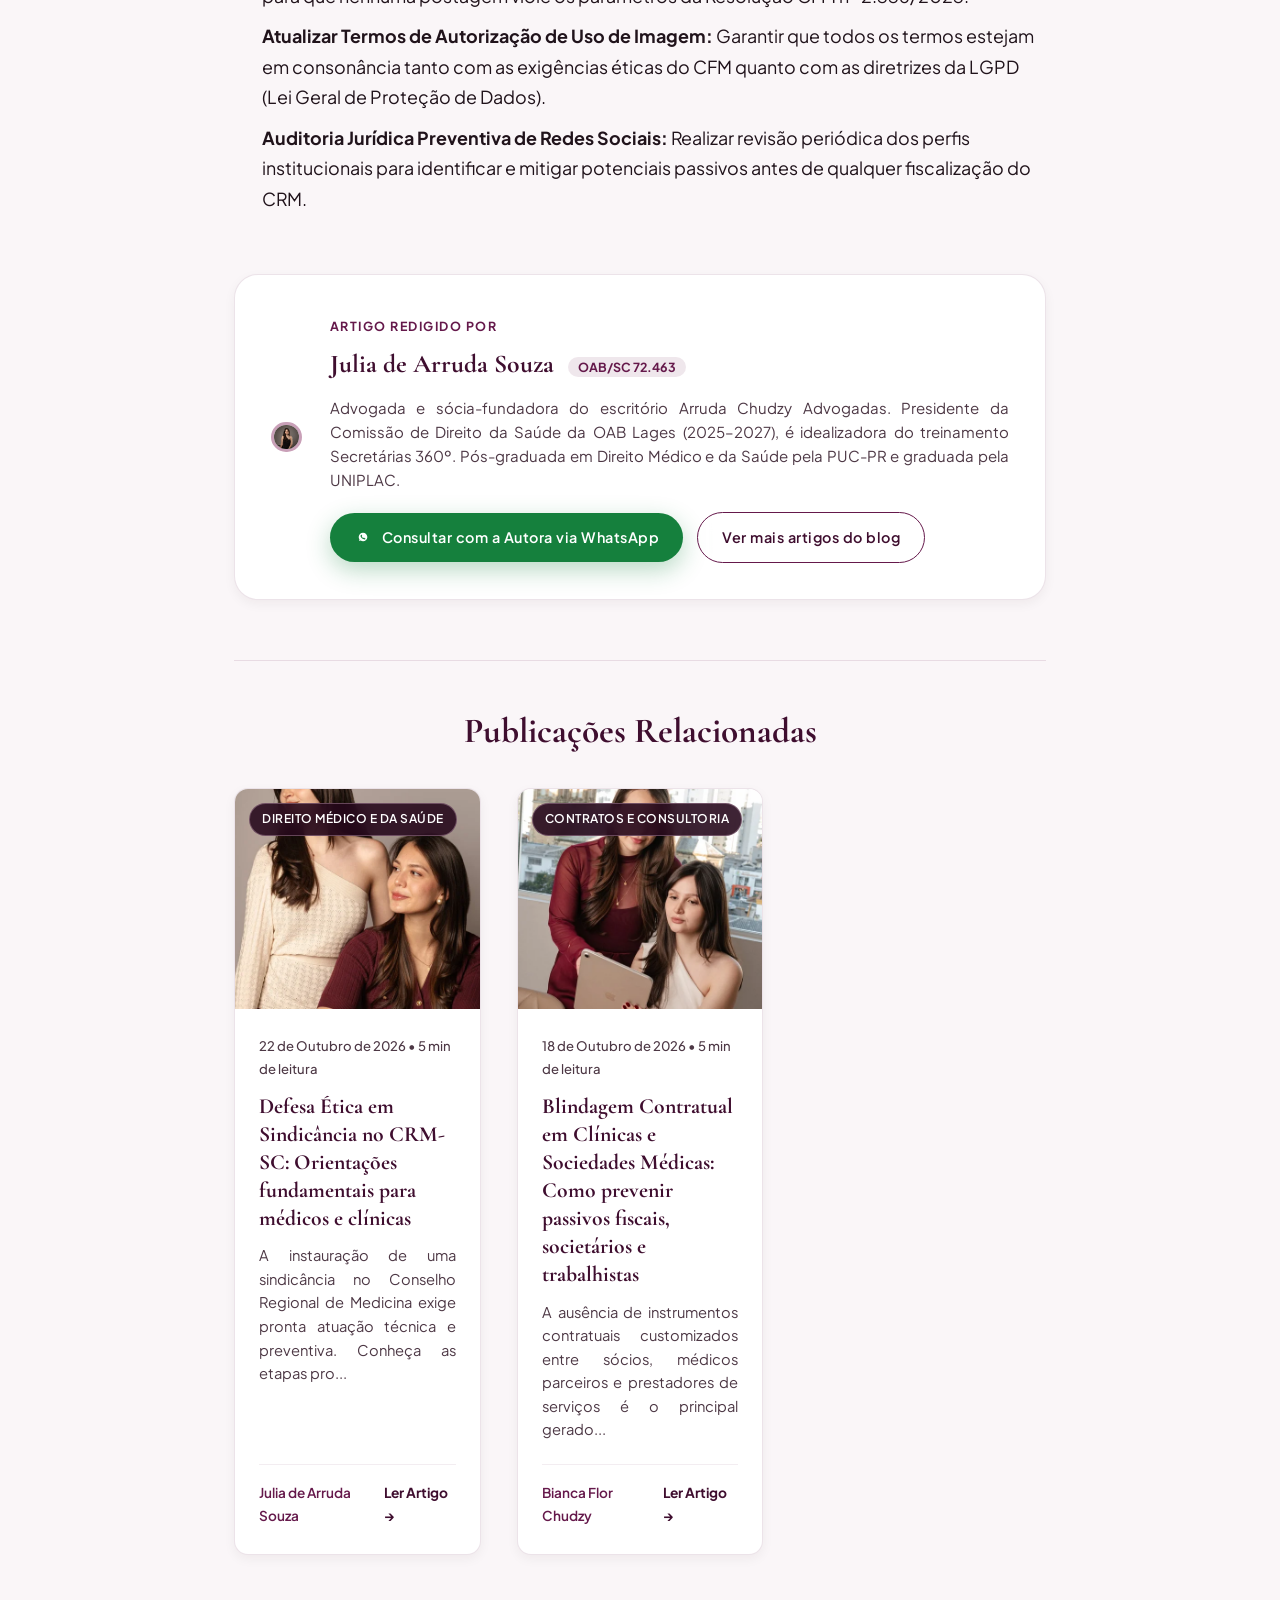
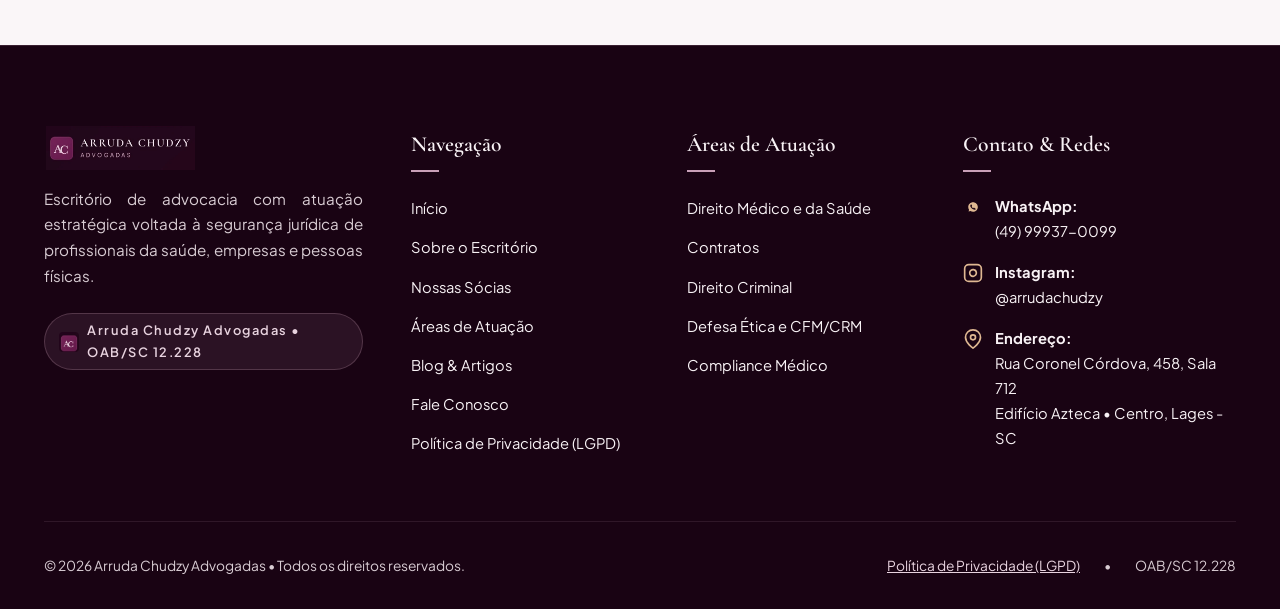
<file: artigos/publicidade-medica-resolucao-cfm-2336.html>
<!DOCTYPE html>
<html lang="pt-BR">
<head>
  <meta charset="UTF-8">
  <meta name="viewport" content="width=device-width, initial-scale=1.0">
  <title>Publicidade Médica e a Resolução CFM nº 2.336/2023: O que mudou nas redes sociais de clínicas e médicos | Arruda Chudzy Advogadas</title>
  <meta name="description" content="Com a nova regulamentação de publicidade médica, médicos e clínicas conquistaram maior liberdade informativa, mas sob limites rigorosos. Saiba o que é permitido e o que ainda pode gerar penalidade ética.">
  <meta name="author" content="Julia de Arruda Souza">
  <link rel="canonical" href="https://arrudachudzy.com.br/artigos/publicidade-medica-resolucao-cfm-2336.html">

  <!-- Open Graph / WhatsApp / Facebook -->
  <meta property="og:type" content="article">
  <meta property="og:url" content="https://arrudachudzy.com.br/artigos/publicidade-medica-resolucao-cfm-2336.html">
  <meta property="og:title" content="Publicidade Médica e a Resolução CFM nº 2.336/2023: O que mudou nas redes sociais de clínicas e médicos | Arruda Chudzy Advogadas">
  <meta property="og:description" content="Com a nova regulamentação de publicidade médica, médicos e clínicas conquistaram maior liberdade informativa, mas sob limites rigorosos. Saiba o que é permitido e o que ainda pode gerar penalidade ética.">
  <meta property="og:image" content="https://arrudachudzy.com.br/assets/images/posts/publicidade-medica-resolucao-cfm-2336.webp">
  <meta property="og:locale" content="pt_BR">
  <meta property="article:published_time" content="2026-10-20">
  <meta property="article:author" content="Julia de Arruda Souza">
  <meta property="article:section" content="Direito Médico e da Saúde">

  <!-- Twitter Meta Tags -->
  <meta name="twitter:card" content="summary_large_image">
  <meta name="twitter:title" content="Publicidade Médica e a Resolução CFM nº 2.336/2023: O que mudou nas redes sociais de clínicas e médicos">
  <meta name="twitter:description" content="Com a nova regulamentação de publicidade médica, médicos e clínicas conquistaram maior liberdade informativa, mas sob limites rigorosos. Saiba o que é permitido e o que ainda pode gerar penalidade ética.">
  <meta name="twitter:image" content="https://arrudachudzy.com.br/assets/images/posts/publicidade-medica-resolucao-cfm-2336.webp">

  <!-- Favicon -->
  <link rel="icon" type="image/svg+xml" href="../assets/images/favicon.svg">
  <link rel="manifest" href="../manifest.json">
  <meta name="theme-color" content="#65194B">

  <!-- Google Fonts -->
  <link rel="preconnect" href="https://fonts.googleapis.com">
  <link rel="preconnect" href="https://fonts.gstatic.com" crossorigin>
  <link rel="stylesheet" href="https://fonts.googleapis.com/css2?family=Cormorant+Garamond:ital,wght@0,400;0,500;0,600;0,700;1,400;1,600&family=Plus+Jakarta+Sans:wght@300;400;500;600;700&display=swap">

  <!-- Consolidated Stylesheet -->
  <link rel="stylesheet" href="../assets/css/style.css">

  <!-- Schema.org JSON-LD -->
  <script type="application/ld+json">
  {
  "@context": "https://schema.org",
  "@type": "BlogPosting",
  "headline": "Publicidade Médica e a Resolução CFM nº 2.336/2023: O que mudou nas redes sociais de clínicas e médicos",
  "description": "Com a nova regulamentação de publicidade médica, médicos e clínicas conquistaram maior liberdade informativa, mas sob limites rigorosos. Saiba o que é permitido e o que ainda pode gerar penalidade ética.",
  "image": "https://arrudachudzy.com.br/assets/images/posts/publicidade-medica-resolucao-cfm-2336.webp",
  "datePublished": "2026-10-20",
  "dateModified": "2026-10-20",
  "mainEntityOfPage": {
    "@type": "WebPage",
    "@id": "https://arrudachudzy.com.br/artigos/publicidade-medica-resolucao-cfm-2336.html"
  },
  "author": {
    "@type": "Person",
    "name": "Julia de Arruda Souza",
    "jobTitle": "Sócia-Fundadora & Presidente da Com. de Direito da Saúde da OAB Lages"
  },
  "publisher": {
    "@type": "LegalService",
    "name": "Arruda Chudzy Advogadas",
    "logo": {
      "@type": "ImageObject",
      "url": "https://arrudachudzy.com.br/assets/images/logo-monogram.svg"
    }
  }
}
  </script>
</head>
<body class="article-page-body">
  <a href="#conteudo-artigo" class="skip-link">Pular para o conteúdo do artigo</a>

  <!-- Header -->
  <header class="site-header" role="banner">
    <div class="container navbar-container">
      <a href="../index.html" class="brand-logo" aria-label="Arruda Chudzy Advogadas - Página Inicial">
        <picture>
          <source type="image/webp" srcset="../assets/images/logo-oficial.webp">
          <img src="../assets/images/logo-oficial.png" alt="Arruda Chudzy Advogadas" class="brand-logo-img" width="160" height="46">
        </picture>
      </a>

      <nav class="nav-menu" role="navigation" aria-label="Navegação Principal">
        <a href="../index.html#inicio" class="nav-link">Início</a>
        <a href="../index.html#sobre" class="nav-link">Sobre</a>
        <a href="../index.html#socias" class="nav-link">Sócias</a>
        <a href="../index.html#atuacao" class="nav-link">Áreas de Atuação</a>
        <a href="../blog.html" class="nav-link active">Blog & Artigos</a>
        <a href="../index.html#eventos" class="nav-link">Eventos</a>
        <a href="../index.html#contato" class="nav-link">Contato</a>
      </nav>

      <div class="nav-actions">
        <a href="https://wa.me/5549999370099" target="_blank" rel="noopener noreferrer" class="nav-cta-btn" aria-label="Falar pelo WhatsApp com o escritório">
          <svg width="18" height="18" viewBox="0 0 24 24" fill="currentColor"><path d="M12.031 6.172c-3.181 0-5.767 2.586-5.768 5.766-.001 1.298.38 2.27 1.019 3.287l-.582 2.128 2.182-.573c.978.58 1.911.928 3.145.929 3.178 0 5.767-2.587 5.768-5.766.001-3.187-2.575-5.771-5.764-5.771zm3.392 8.244c-.144.405-.837.774-1.17.824-.312.045-.694.074-2.127-.521-1.625-.675-2.656-2.34-2.736-2.448-.078-.108-.654-.869-.654-1.657 0-.787.413-1.174.558-1.332.144-.158.315-.198.421-.198.106 0 .211.002.304.006.098.004.229-.037.359.274.135.324.461 1.125.501 1.206.04.081.067.176.014.283-.054.108-.081.176-.161.27-.081.095-.17.211-.243.283-.081.081-.165.17-.071.332.095.162.42.34 1.229 1.42.128.114.244.151.343.19.123.048.243.042.335.028.115-.017.359-.147.501-.365.143-.217.143-.404.101-.485-.042-.081-.144-.131-.288-.202z"/></svg>
          <span>WhatsApp</span>
        </a>
      </div>

      <button class="menu-toggle" aria-label="Abrir menu de navegação" aria-expanded="false">
        <span></span>
        <span></span>
        <span></span>
      </button>
    </div>
  </header>

  <!-- Article Container -->
  <main id="conteudo-artigo" class="article-detail-page">
    <div class="container article-layout-container">
      
      <!-- Breadcrumbs -->
      <nav class="article-breadcrumbs" aria-label="Navegação em trilha">
        <a href="../index.html">Início</a>
        <span class="bc-sep">/</span>
        <a href="../blog.html">Blog &amp; Artigos</a>
        <span class="bc-sep">/</span>
        <span class="bc-current">Direito Médico e da Saúde</span>
      </nav>

      <!-- Article Header -->
      <header class="article-header-block">
        <span class="article-category-pill">Direito Médico e da Saúde</span>
        <h1 class="article-main-title">Publicidade Médica e a Resolução CFM nº 2.336/2023: O que mudou nas redes sociais de clínicas e médicos</h1>
        <p class="article-excerpt-lead">Com a nova regulamentação de publicidade médica, médicos e clínicas conquistaram maior liberdade informativa, mas sob limites rigorosos. Saiba o que é permitido e o que ainda pode gerar penalidade ética.</p>

        <!-- Meta Author Card -->
        <div class="article-meta-bar">
          <div class="article-author-avatar-wrap">
            <picture>
              <source type="image/webp" srcset="../assets/images/julia-arruda.webp">
              <img src="../assets/images/julia-arruda.jpg" alt="Julia de Arruda Souza" width="54" height="54" class="article-author-avatar">
            </picture>
          </div>
          <div class="article-author-info">
            <span class="article-author-name">Julia de Arruda Souza <span class="oab-tag">OAB/SC 72.463</span></span>
            <span class="article-author-sub">Sócia-Fundadora & Presidente da Com. de Direito da Saúde da OAB Lages</span>
          </div>
          <div class="article-date-read-info">
            <time datetime="2026-10-20">20 de Outubro de 2026</time>
            <span class="meta-dot">&bull;</span>
            <span>6 min de leitura</span>
          </div>
        </div>

        <!-- Social Share Bar -->
        <div class="article-share-strip">
          <span class="share-label">Compartilhar:</span>
          <a href="https://api.whatsapp.com/send?text=Publicidade Médica e a Resolução CFM nº 2.336/2023: O que mudou nas redes sociais de clínicas e médicos - Leia em: https://arrudachudzy.com.br/artigos/publicidade-medica-resolucao-cfm-2336.html" target="_blank" rel="noopener noreferrer" class="share-btn share-wa" aria-label="Compartilhar no WhatsApp">
            <svg width="18" height="18" viewBox="0 0 24 24" fill="currentColor"><path d="M12.031 6.172c-3.181 0-5.767 2.586-5.768 5.766-.001 1.298.38 2.27 1.019 3.287l-.582 2.128 2.182-.573c.978.58 1.911.928 3.145.929 3.178 0 5.767-2.587 5.768-5.766.001-3.187-2.575-5.771-5.764-5.771zm3.392 8.244c-.144.405-.837.774-1.17.824-.312.045-.694.074-2.127-.521-1.625-.675-2.656-2.34-2.736-2.448-.078-.108-.654-.869-.654-1.657 0-.787.413-1.174.558-1.332.144-.158.315-.198.421-.198.106 0 .211.002.304.006.098.004.229-.037.359.274.135.324.461 1.125.501 1.206.04.081.067.176.014.283-.054.108-.081.176-.161.27-.081.095-.17.211-.243.283-.081.081-.165.17-.071.332.095.162.42.34 1.229 1.42.128.114.244.151.343.19.123.048.243.042.335.028.115-.017.359-.147.501-.365.143-.217.143-.404.101-.485-.042-.081-.144-.131-.288-.202z"/></svg>
            <span>WhatsApp</span>
          </a>
          <a href="https://www.linkedin.com/sharing/share-offsite/?url=https://arrudachudzy.com.br/artigos/publicidade-medica-resolucao-cfm-2336.html" target="_blank" rel="noopener noreferrer" class="share-btn share-li" aria-label="Compartilhar no LinkedIn">
            <svg width="18" height="18" viewBox="0 0 24 24" fill="currentColor"><path d="M19 0h-14c-2.761 0-5 2.239-5 5v14c0 2.761 2.239 5 5 5h14c2.762 0 5-2.239 5-5v-14c0-2.761-2.238-5-5-5zm-11 19h-3v-11h3v11zm-1.5-12.268c-.966 0-1.75-.79-1.75-1.764s.784-1.764 1.75-1.764 1.75.79 1.75 1.764-.783 1.764-1.75 1.764zm13.5 12.268h-3v-5.604c0-3.368-4-3.113-4 0v5.604h-3v-11h3v1.765c1.396-2.586 7-2.777 7 2.476v6.759z"/></svg>
            <span>LinkedIn</span>
          </a>
          <button type="button" class="share-btn share-copy" onclick="navigator.clipboard.writeText(window.location.href); alert('Link copiado para a área de transferência!');" aria-label="Copiar link do artigo">
            <svg width="18" height="18" viewBox="0 0 24 24" fill="none" stroke="currentColor" stroke-width="2"><path d="M10 13a5 5 0 0 0 7.54.54l3-3a5 5 0 0 0-7.07-7.07l-1.72 1.71"></path><path d="M14 11a5 5 0 0 0-7.54-.54l-3 3a5 5 0 0 0 7.07 7.07l1.71-1.71"></path></svg>
            <span>Copiar Link</span>
          </button>
        </div>
      </header>

      <!-- Featured Image -->
      <div class="article-featured-media">
        <img src="../assets/images/posts/publicidade-medica-resolucao-cfm-2336.webp" alt="Publicidade Médica e a Resolução CFM nº 2.336/2023: O que mudou nas redes sociais de clínicas e médicos" width="800" height="480" class="article-featured-img">
      </div>

      <!-- Article Content Body -->
      <article class="article-body-content">
        <p class="article-p">A entrada em vigor da <strong>Resolução CFM nº 2.336/2023</strong> representou o marco regulatório mais expressivo da publicidade médica no Brasil nos últimos vinte anos. A norma revogou a antiga Resolução CFM nº 1.974/2011 e buscou harmonizar o Código de Ética Médica com a realidade digital das redes sociais e das novas mídias de comunicação.</p>
<p class="article-p">No entanto, a aparente flexibilização tem induzido muitos médicos e clínicas a equívocos interpretativos que resultam em notificações da <strong>CODAME</strong> (Comissão de Divulgação de Assuntos Médicos) e abertura de sindicâncias éticas.</p>
<hr class="article-divider">
<h3 class="article-h3">Principais Inovações Trazidas pela Resolução CFM nº 2.336/2023</h3>
<p class="article-p">A nova regulamentação autorizou práticas que antes eram expressamente vedadas, desde que observadas condições estritas de sobriedade e caráter educativo:</p>
<h4 class="article-h4">1. Divulgação de Preços e Formas de Pagamento</h4>
<p class="article-p">Agora é permitido ao médico e à clínica divulgar valores de consultas, procedimentos e modalidades de pagamento. Todavia, permanece <strong>absolutamente vedada</strong> a prática de leilão, concessão de descontos promocionais vinculados a sorteios, ou qualquer expediente que configure mercantilização desmedida do ato médico.</p>
<h4 class="article-h4">2. Imagens de "Antes e Depois" com Caráter Educativo</h4>
<p class="article-p">Uma das mudanças mais celebradas foi a possibilidade de utilização de imagens de antes e depois de procedimentos. Contudo, a norma impõe regras inegociáveis:</p>
<ul class="article-list">
<li>A imagem deve possuir finalidade exclusivamente educativa e informativa sobre a evolução terapêutica.</li>
<li>É obrigatória a inclusão de texto advertindo expressamente que <em>os resultados variam de acordo com as características biológicas e anatômicas de cada indivíduo</em>.</li>
<li>Exige-se termo de consentimento específico e documentado do paciente.</li>
<li>É proibido o uso de filtros que alterem os resultados reais ou gerem expectativa de perfeição inalcançável.</li>
</ul>
<h4 class="article-h4">3. Repostagem de Elogios e Depoimentos de Pacientes (<em>Repost</em>)</h4>
<p class="article-p">O médico pode repostar publicações espontâneas de seus pacientes nas redes sociais, desde que sem promessa de resultado garantido e mantendo discrição e sobriedade.</p>
<hr class="article-divider">
<h3 class="article-h3">O que Continua Expressamente Proibido?</h3>
<p class="article-p">Apesar das novidades, o CFM manteve proibições essenciais para a salvaguarda da dignidade da profissão médica:</p>
<ul class="article-list">
<li><strong>Promessa de resultado infalível:</strong> Garantir cura ou resultado estético predeterminado continua sendo falta ética gravíssima.</li>
<li><strong>Sensacionalismo e autopromoção com teor apelativo:</strong> Uso de títulos não reconhecidos pelo CFM ou divulgação de especialidades sem o correspondente Registro de Qualificação de Especialista (RQE).</li>
<li><strong>Venda casada de consultas e produtos:</strong> Condicionar o atendimento médico à aquisição de medicamentos, cosméticos ou aparelhos específicos da clínica.</li>
</ul>
<hr class="article-divider">
<h3 class="article-h3">Recomendações Práticas para Clínicas e Profissionais</h3>
<p class="article-p">Para manter a presença digital ativa, atrair pacientes de forma legítima e atuar em estrita conformidade ética, recomenda-se:</p>
<ol class="article-ordered-list">
<li><strong>Instituir Manual de Compliance de Conteúdo:</strong> Treinar a equipe de marketing e secretárias para que nenhuma postagem viole os parâmetros da Resolução CFM nº 2.336/2023.</li>
<li><strong>Atualizar Termos de Autorização de Uso de Imagem:</strong> Garantir que todos os termos estejam em consonância tanto com as exigências éticas do CFM quanto com as diretrizes da LGPD (Lei Geral de Proteção de Dados).</li>
<li><strong>Auditoria Jurídica Preventiva de Redes Sociais:</strong> Realizar revisão periódica dos perfis institucionais para identificar e mitigar potenciais passivos antes de qualquer fiscalização do CRM.</li>
</ol>
      </article>

      <!-- Author Bio Footer Box -->
      <div class="article-author-bio-box">
        <picture>
          <source type="image/webp" srcset="../assets/images/julia-arruda.webp">
          <img src="../assets/images/julia-arruda.jpg" alt="Julia de Arruda Souza" width="90" height="90" class="bio-avatar">
        </picture>
        <div class="bio-text-col">
          <span class="bio-written-by">Artigo redigido por</span>
          <h3 class="bio-name">Julia de Arruda Souza <span class="oab-tag-inline">OAB/SC 72.463</span></h3>
          <p class="bio-desc">Advogada e sócia-fundadora do escritório Arruda Chudzy Advogadas. Presidente da Comissão de Direito da Saúde da OAB Lages (2025–2027), é idealizadora do treinamento Secretárias 360º. Pós-graduada em Direito Médico e da Saúde pela PUC-PR e graduada pela UNIPLAC.</p>
          <div class="bio-actions">
            <a href="https://wa.me/5549999370099?text=Olá! Li o artigo da Dra. Julia de Arruda Souza no blog e gostaria de agendar uma consulta." target="_blank" rel="noopener noreferrer" class="btn btn-whatsapp" style="font-size: 0.9rem; padding: 12px 24px;">
              <svg width="18" height="18" viewBox="0 0 24 24" fill="currentColor"><path d="M12.031 6.172c-3.181 0-5.767 2.586-5.768 5.766-.001 1.298.38 2.27 1.019 3.287l-.582 2.128 2.182-.573c.978.58 1.911.928 3.145.929 3.178 0 5.767-2.587 5.768-5.766.001-3.187-2.575-5.771-5.764-5.771zm3.392 8.244c-.144.405-.837.774-1.17.824-.312.045-.694.074-2.127-.521-1.625-.675-2.656-2.34-2.736-2.448-.078-.108-.654-.869-.654-1.657 0-.787.413-1.174.558-1.332.144-.158.315-.198.421-.198.106 0 .211.002.304.006.098.004.229-.037.359.274.135.324.461 1.125.501 1.206.04.081.067.176.014.283-.054.108-.081.176-.161.27-.081.095-.17.211-.243.283-.081.081-.165.17-.071.332.095.162.42.34 1.229 1.42.128.114.244.151.343.19.123.048.243.042.335.028.115-.017.359-.147.501-.365.143-.217.143-.404.101-.485-.042-.081-.144-.131-.288-.202z"/></svg>
              <span>Consultar com a Autora via WhatsApp</span>
            </a>
            <a href="../blog.html" class="btn btn-secondary" style="font-size: 0.9rem; padding: 12px 24px; color: var(--color-primary-dark); border-color: var(--color-primary);">
              <span>Ver mais artigos do blog</span>
            </a>
          </div>
        </div>
      </div>

      <!-- Related Articles Section -->
      
      <section class="related-articles-section">
        <h2 class="related-section-title">Publicações Relacionadas</h2>
        <div class="blog-grid" style="margin-top: 28px;">
          
          <article class="blog-card">
            <a href="defesa-sindicancia-crm-sc.html" class="blog-card-media" aria-label="Ler artigo: Defesa Ética em Sindicância no CRM-SC: Orientações fundamentais para médicos e clínicas">
              <img src="../assets/images/posts/defesa-sindicancia-crm-sc.webp" alt="Defesa Ética em Sindicância no CRM-SC: Orientações fundamentais para médicos e clínicas" width="400" height="240" loading="lazy">
              <span class="blog-category-badge">Direito Médico e da Saúde</span>
            </a>
            <div class="blog-card-body">
              <div class="blog-card-meta">
                <span>22 de Outubro de 2026</span> &bull; <span>5 min de leitura</span>
              </div>
              <h3 class="blog-card-title">
                <a href="defesa-sindicancia-crm-sc.html">Defesa Ética em Sindicância no CRM-SC: Orientações fundamentais para médicos e clínicas</a>
              </h3>
              <p class="blog-card-excerpt">A instauração de uma sindicância no Conselho Regional de Medicina exige pronta atuação técnica e preventiva. Conheça as etapas pro...</p>
              <div class="blog-card-footer">
                <span class="blog-author-name">Julia de Arruda Souza</span>
                <a href="defesa-sindicancia-crm-sc.html" class="blog-read-more">Ler Artigo &rarr;</a>
              </div>
            </div>
          </article>
          <article class="blog-card">
            <a href="blindagem-contratual-clinicas-sociedades-medicas.html" class="blog-card-media" aria-label="Ler artigo: Blindagem Contratual em Clínicas e Sociedades Médicas: Como prevenir passivos fiscais, societários e trabalhistas">
              <img src="../assets/images/posts/blindagem-contratual-clinicas-sociedades-medicas.webp" alt="Blindagem Contratual em Clínicas e Sociedades Médicas: Como prevenir passivos fiscais, societários e trabalhistas" width="400" height="240" loading="lazy">
              <span class="blog-category-badge">Contratos e Consultoria</span>
            </a>
            <div class="blog-card-body">
              <div class="blog-card-meta">
                <span>18 de Outubro de 2026</span> &bull; <span>5 min de leitura</span>
              </div>
              <h3 class="blog-card-title">
                <a href="blindagem-contratual-clinicas-sociedades-medicas.html">Blindagem Contratual em Clínicas e Sociedades Médicas: Como prevenir passivos fiscais, societários e trabalhistas</a>
              </h3>
              <p class="blog-card-excerpt">A ausência de instrumentos contratuais customizados entre sócios, médicos parceiros e prestadores de serviços é o principal gerado...</p>
              <div class="blog-card-footer">
                <span class="blog-author-name">Bianca Flor Chudzy</span>
                <a href="blindagem-contratual-clinicas-sociedades-medicas.html" class="blog-read-more">Ler Artigo &rarr;</a>
              </div>
            </div>
          </article>
        </div>
      </section>

    </div>
  </main>

  <!-- Rodapé Oficial -->
  <footer class="site-footer" role="contentinfo">
    <div class="container">
      <div class="footer-top-grid">
        <div class="footer-brand-col">
          <a href="../index.html" class="brand-logo" style="margin-bottom: 16px;" aria-label="Arruda Chudzy Advogadas">
            <picture>
              <source type="image/webp" srcset="../assets/images/logo-oficial.webp">
              <img src="../assets/images/logo-oficial.png" alt="Arruda Chudzy Advogadas" class="brand-logo-img" width="180" height="53">
            </picture>
          </a>
          <p class="footer-lead-desc">
            Escritório de advocacia com atuação estratégica voltada à segurança jurídica de profissionais da saúde, empresas e pessoas físicas.
          </p>
          <div class="footer-oab-badge" style="gap: 8px;">
            <img src="../assets/images/logo-monogram-oficial.png" alt="AC" width="20" height="20" style="border-radius: 4px; display: inline-block; vertical-align: middle;">
            <span>Arruda Chudzy Advogadas &bull; OAB/SC 12.228</span>
          </div>
        </div>

        <div>
          <h4 class="footer-heading">Navegação</h4>
          <ul class="footer-links-list">
            <li class="footer-link-item"><a href="../index.html#inicio">Início</a></li>
            <li class="footer-link-item"><a href="../index.html#sobre">Sobre o Escritório</a></li>
            <li class="footer-link-item"><a href="../index.html#socias">Nossas Sócias</a></li>
            <li class="footer-link-item"><a href="../index.html#atuacao">Áreas de Atuação</a></li>
            <li class="footer-link-item"><a href="../blog.html">Blog & Artigos</a></li>
            <li class="footer-link-item"><a href="../index.html#contato">Fale Conosco</a></li>
            <li class="footer-link-item"><a href="../politica-de-privacidade.html">Política de Privacidade (LGPD)</a></li>
          </ul>
        </div>

        <div>
          <h4 class="footer-heading">Áreas de Atuação</h4>
          <ul class="footer-links-list">
            <li class="footer-link-item"><a href="../index.html#atuacao">Direito Médico e da Saúde</a></li>
            <li class="footer-link-item"><a href="../index.html#atuacao">Contratos</a></li>
            <li class="footer-link-item"><a href="../index.html#atuacao">Direito Criminal</a></li>
            <li class="footer-link-item"><a href="../index.html#atuacao">Defesa Ética e CFM/CRM</a></li>
            <li class="footer-link-item"><a href="../index.html#atuacao">Compliance Médico</a></li>
          </ul>
        </div>

        <div>
          <h4 class="footer-heading">Contato & Redes</h4>
          <div class="footer-contact-info">
            <div class="footer-contact-row">
              <svg width="20" height="20" viewBox="0 0 24 24" fill="currentColor"><path d="M12.031 6.172c-3.181 0-5.767 2.586-5.768 5.766-.001 1.298.38 2.27 1.019 3.287l-.582 2.128 2.182-.573c.978.58 1.911.928 3.145.929 3.178 0 5.767-2.587 5.768-5.766.001-3.187-2.575-5.771-5.764-5.771zm3.392 8.244c-.144.405-.837.774-1.17.824-.312.045-.694.074-2.127-.521-1.625-.675-2.656-2.34-2.736-2.448-.078-.108-.654-.869-.654-1.657 0-.787.413-1.174.558-1.332.144-.158.315-.198.421-.198.106 0 .211.002.304.006.098.004.229-.037.359.274.135.324.461 1.125.501 1.206.04.081.067.176.014.283-.054.108-.081.176-.161.27-.081.095-.17.211-.243.283-.081.081-.165.17-.071.332.095.162.42.34 1.229 1.42.128.114.244.151.343.19.123.048.243.042.335.028.115-.017.359-.147.501-.365.143-.217.143-.404.101-.485-.042-.081-.144-.131-.288-.202z"/></svg>
              <div>
                <strong>WhatsApp:</strong><br>
                <a href="https://wa.me/5549999370099" target="_blank" rel="noopener noreferrer">(49) 99937-0099</a>
              </div>
            </div>
            <div class="footer-contact-row">
              <svg width="20" height="20" viewBox="0 0 24 24" fill="none" stroke="currentColor" stroke-width="2"><rect x="2" y="2" width="20" height="20" rx="5" ry="5"></rect><path d="M16 11.37A4 4 0 1 1 12.63 8 4 4 0 0 1 16 11.37z"></path><line x1="17.5" y1="6.5" x2="17.51" y2="6.5"></line></svg>
              <div>
                <strong>Instagram:</strong><br>
                <a href="https://www.instagram.com/arrudachudzy/" target="_blank" rel="noopener noreferrer">@arrudachudzy</a>
              </div>
            </div>
            <div class="footer-contact-row">
              <svg width="20" height="20" viewBox="0 0 24 24" fill="none" stroke="currentColor" stroke-width="2"><path d="M21 10c0 7-9 13-9 13s-9-6-9-13a9 9 0 0 1 18 0z"></path><circle cx="12" cy="10" r="3"></circle></svg>
              <div>
                <strong>Endereço:</strong><br>
                Rua Coronel Córdova, 458, Sala 712<br>
                Edifício Azteca &bull; Centro, Lages - SC
              </div>
            </div>
          </div>
        </div>
      </div>

      <div class="footer-bottom">
        <div>
          &copy; 2026 Arruda Chudzy Advogadas &bull; Todos os direitos reservados.
        </div>
        <div class="footer-bottom-links">
          <a href="../politica-de-privacidade.html" class="footer-privacy-link">Política de Privacidade (LGPD)</a>
          <span style="color: var(--color-support);">&bull;</span>
          <span style="color: var(--color-support);">OAB/SC 12.228</span>
        </div>
      </div>
    </div>
  </footer>

  <!-- Floating WhatsApp -->
  <a href="https://wa.me/5549999370099" target="_blank" rel="noopener noreferrer" class="floating-whatsapp-btn" aria-label="Falar pelo WhatsApp com Arruda Chudzy Advogadas">
    <svg width="34" height="34" viewBox="0 0 24 24" fill="currentColor"><path d="M12.031 6.172c-3.181 0-5.767 2.586-5.768 5.766-.001 1.298.38 2.27 1.019 3.287l-.582 2.128 2.182-.573c.978.58 1.911.928 3.145.929 3.178 0 5.767-2.587 5.768-5.766.001-3.187-2.575-5.771-5.764-5.771zm3.392 8.244c-.144.405-.837.774-1.17.824-.312.045-.694.074-2.127-.521-1.625-.675-2.656-2.34-2.736-2.448-.078-.108-.654-.869-.654-1.657 0-.787.413-1.174.558-1.332.144-.158.315-.198.421-.198.106 0 .211.002.304.006.098.004.229-.037.359.274.135.324.461 1.125.501 1.206.04.081.067.176.014.283-.054.108-.081.176-.161.27-.081.095-.17.211-.243.283-.081.081-.165.17-.071.332.095.162.42.34 1.229 1.42.128.114.244.151.343.19.123.048.243.042.335.028.115-.017.359-.147.501-.365.143-.217.143-.404.101-.485-.042-.081-.144-.131-.288-.202z"/></svg>
  </a>

  <!-- Mobile Menu JS Toggle -->
  <script>
    const menuToggle = document.querySelector('.menu-toggle');
    const navMenu = document.querySelector('.nav-menu');
    if (menuToggle && navMenu) {
      menuToggle.addEventListener('click', () => {
        const open = navMenu.classList.toggle('is-open');
        menuToggle.setAttribute('aria-expanded', open ? 'true' : 'false');
      });
    }
  </script>
</body>
</html>
</file>
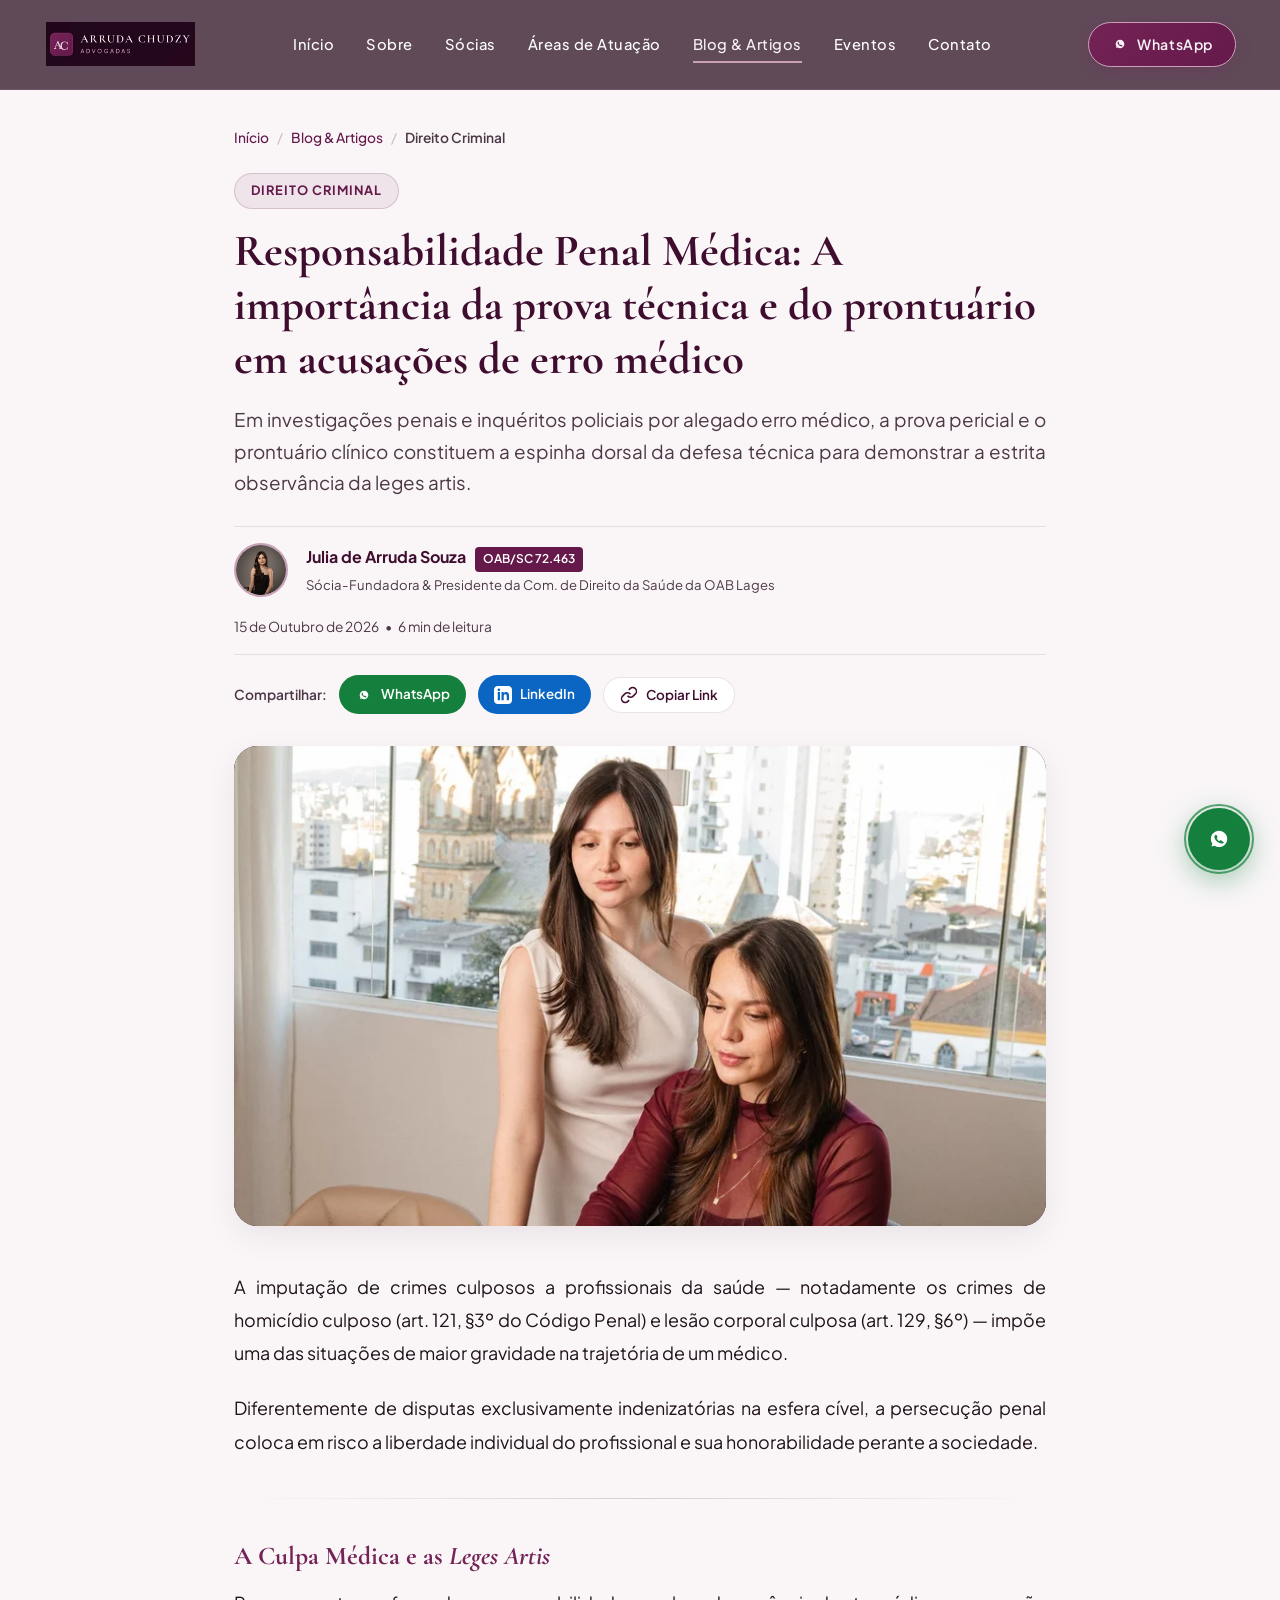
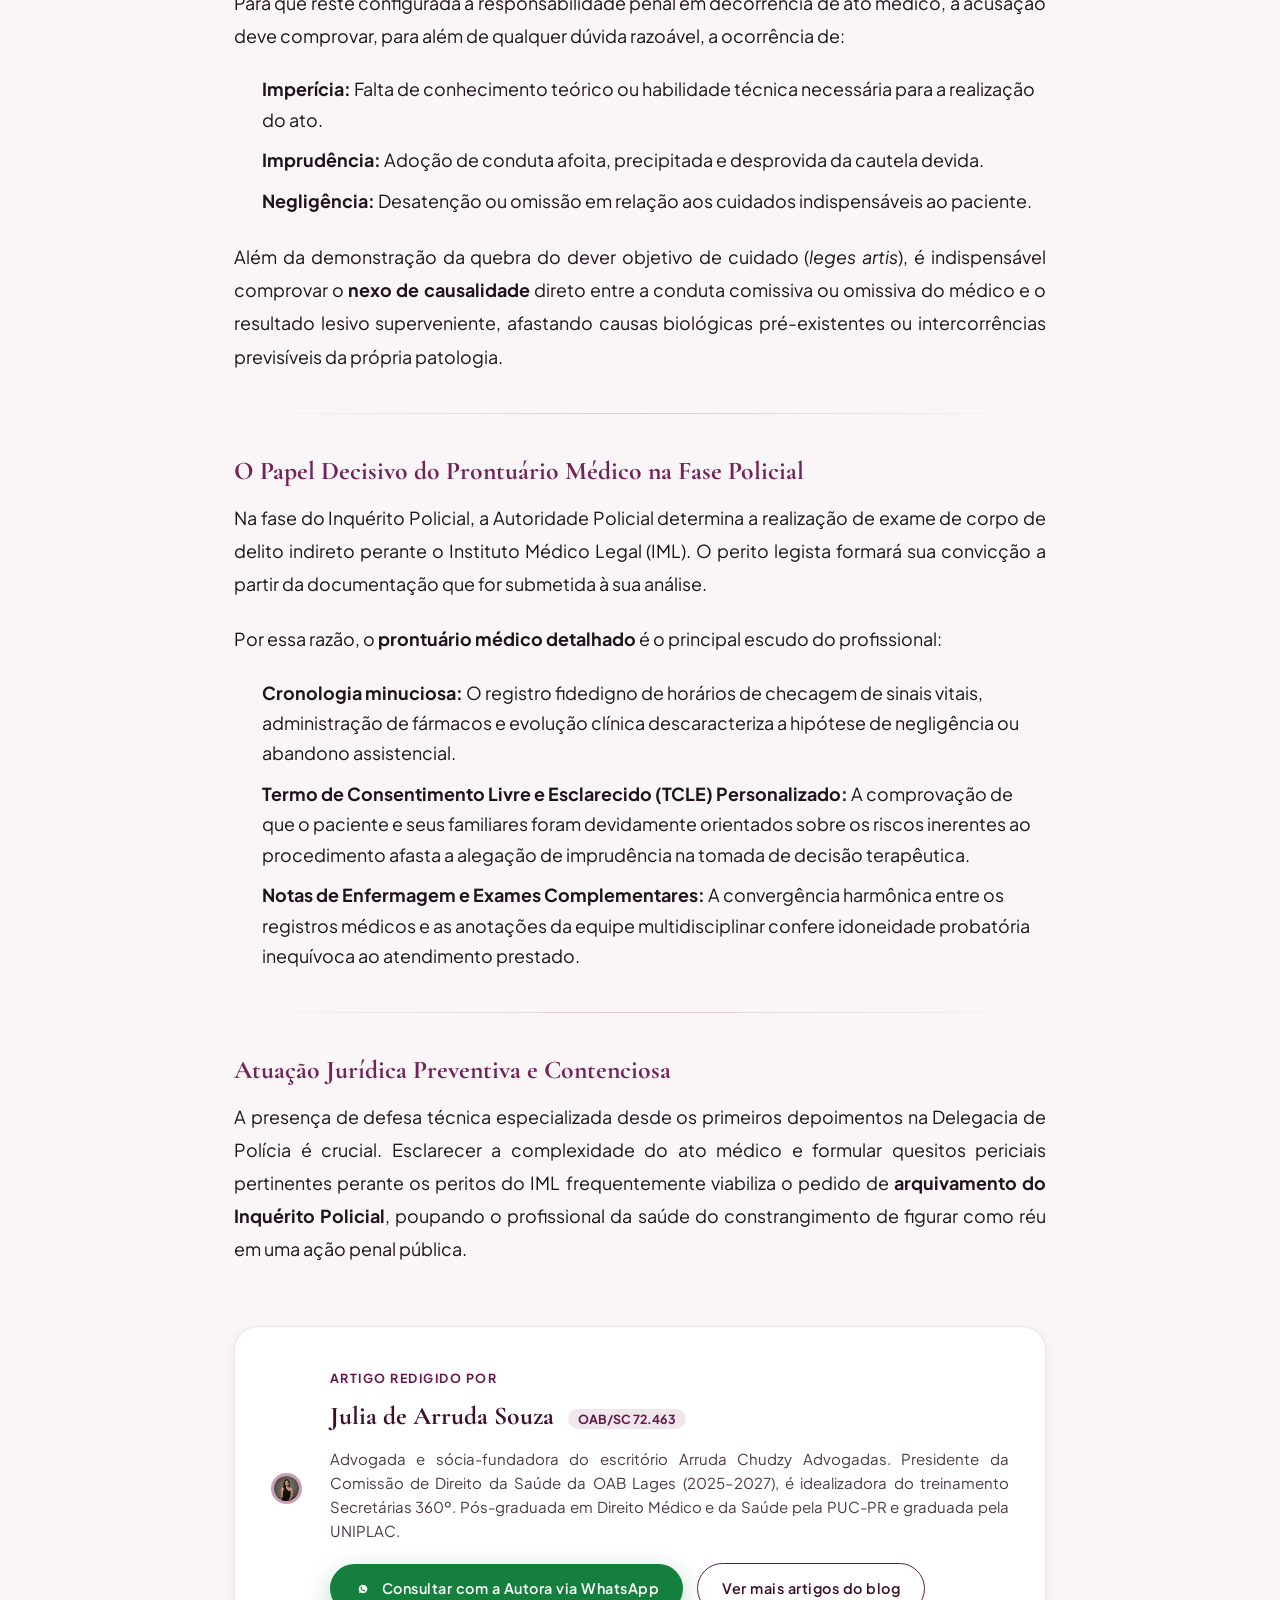
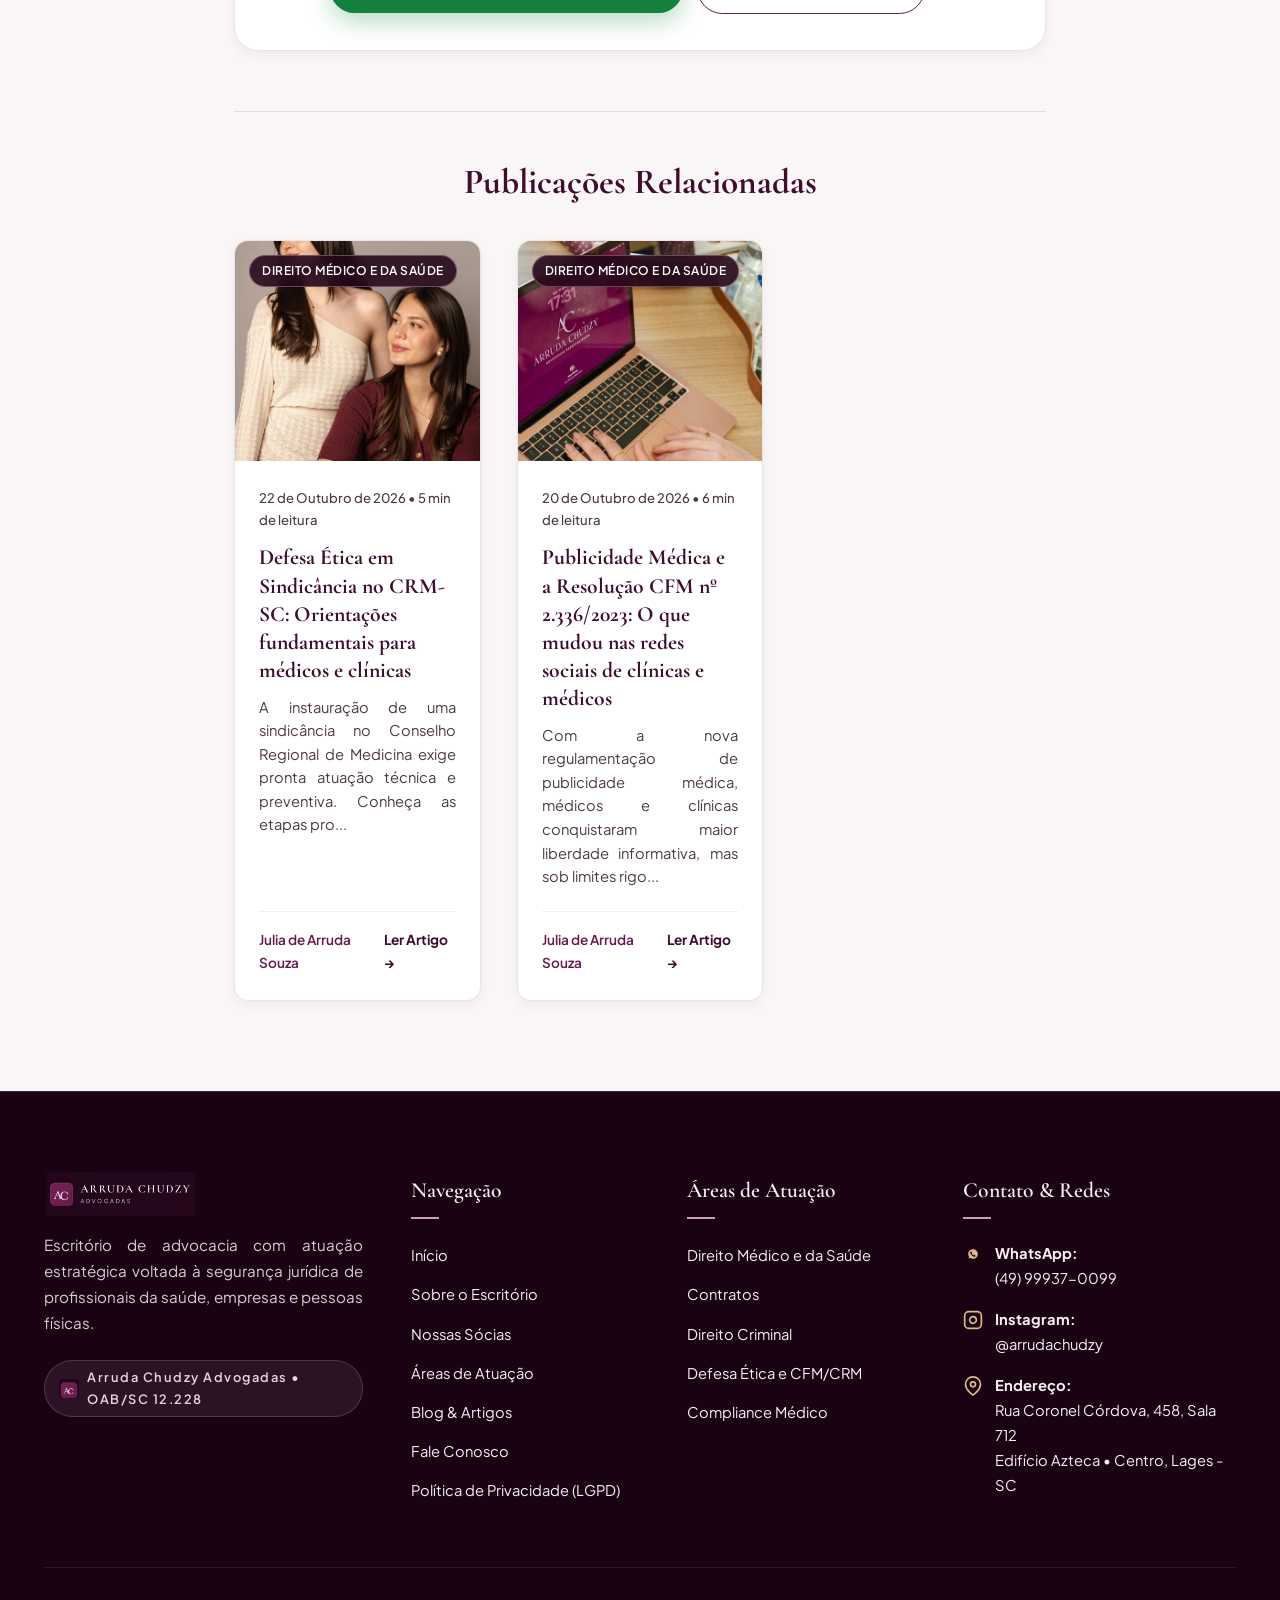
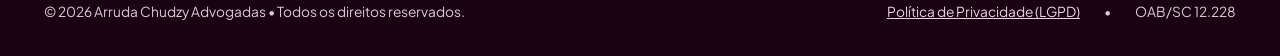
<file: artigos/responsabilidade-penal-medica-prontuario-erro-medico.html>
<!DOCTYPE html>
<html lang="pt-BR">
<head>
  <meta charset="UTF-8">
  <meta name="viewport" content="width=device-width, initial-scale=1.0">
  <title>Responsabilidade Penal Médica: A importância da prova técnica e do prontuário em acusações de erro médico | Arruda Chudzy Advogadas</title>
  <meta name="description" content="Em investigações penais e inquéritos policiais por alegado erro médico, a prova pericial e o prontuário clínico constituem a espinha dorsal da defesa técnica para demonstrar a estrita observância da leges artis.">
  <meta name="author" content="Julia de Arruda Souza">
  <link rel="canonical" href="https://arrudachudzy.com.br/artigos/responsabilidade-penal-medica-prontuario-erro-medico.html">

  <!-- Open Graph / WhatsApp / Facebook -->
  <meta property="og:type" content="article">
  <meta property="og:url" content="https://arrudachudzy.com.br/artigos/responsabilidade-penal-medica-prontuario-erro-medico.html">
  <meta property="og:title" content="Responsabilidade Penal Médica: A importância da prova técnica e do prontuário em acusações de erro médico | Arruda Chudzy Advogadas">
  <meta property="og:description" content="Em investigações penais e inquéritos policiais por alegado erro médico, a prova pericial e o prontuário clínico constituem a espinha dorsal da defesa técnica para demonstrar a estrita observância da leges artis.">
  <meta property="og:image" content="https://arrudachudzy.com.br/assets/images/posts/responsabilidade-penal-medica-prontuario-erro-medico.webp">
  <meta property="og:locale" content="pt_BR">
  <meta property="article:published_time" content="2026-10-15">
  <meta property="article:author" content="Julia de Arruda Souza">
  <meta property="article:section" content="Direito Criminal">

  <!-- Twitter Meta Tags -->
  <meta name="twitter:card" content="summary_large_image">
  <meta name="twitter:title" content="Responsabilidade Penal Médica: A importância da prova técnica e do prontuário em acusações de erro médico">
  <meta name="twitter:description" content="Em investigações penais e inquéritos policiais por alegado erro médico, a prova pericial e o prontuário clínico constituem a espinha dorsal da defesa técnica para demonstrar a estrita observância da leges artis.">
  <meta name="twitter:image" content="https://arrudachudzy.com.br/assets/images/posts/responsabilidade-penal-medica-prontuario-erro-medico.webp">

  <!-- Favicon -->
  <link rel="icon" type="image/svg+xml" href="../assets/images/favicon.svg">
  <link rel="manifest" href="../manifest.json">
  <meta name="theme-color" content="#65194B">

  <!-- Google Fonts -->
  <link rel="preconnect" href="https://fonts.googleapis.com">
  <link rel="preconnect" href="https://fonts.gstatic.com" crossorigin>
  <link rel="stylesheet" href="https://fonts.googleapis.com/css2?family=Cormorant+Garamond:ital,wght@0,400;0,500;0,600;0,700;1,400;1,600&family=Plus+Jakarta+Sans:wght@300;400;500;600;700&display=swap">

  <!-- Consolidated Stylesheet -->
  <link rel="stylesheet" href="../assets/css/style.css">

  <!-- Schema.org JSON-LD -->
  <script type="application/ld+json">
  {
  "@context": "https://schema.org",
  "@type": "BlogPosting",
  "headline": "Responsabilidade Penal Médica: A importância da prova técnica e do prontuário em acusações de erro médico",
  "description": "Em investigações penais e inquéritos policiais por alegado erro médico, a prova pericial e o prontuário clínico constituem a espinha dorsal da defesa técnica para demonstrar a estrita observância da leges artis.",
  "image": "https://arrudachudzy.com.br/assets/images/posts/responsabilidade-penal-medica-prontuario-erro-medico.webp",
  "datePublished": "2026-10-15",
  "dateModified": "2026-10-15",
  "mainEntityOfPage": {
    "@type": "WebPage",
    "@id": "https://arrudachudzy.com.br/artigos/responsabilidade-penal-medica-prontuario-erro-medico.html"
  },
  "author": {
    "@type": "Person",
    "name": "Julia de Arruda Souza",
    "jobTitle": "Sócia-Fundadora & Presidente da Com. de Direito da Saúde da OAB Lages"
  },
  "publisher": {
    "@type": "LegalService",
    "name": "Arruda Chudzy Advogadas",
    "logo": {
      "@type": "ImageObject",
      "url": "https://arrudachudzy.com.br/assets/images/logo-monogram.svg"
    }
  }
}
  </script>
</head>
<body class="article-page-body">
  <a href="#conteudo-artigo" class="skip-link">Pular para o conteúdo do artigo</a>

  <!-- Header -->
  <header class="site-header" role="banner">
    <div class="container navbar-container">
      <a href="../index.html" class="brand-logo" aria-label="Arruda Chudzy Advogadas - Página Inicial">
        <picture>
          <source type="image/webp" srcset="../assets/images/logo-oficial.webp">
          <img src="../assets/images/logo-oficial.png" alt="Arruda Chudzy Advogadas" class="brand-logo-img" width="160" height="46">
        </picture>
      </a>

      <nav class="nav-menu" role="navigation" aria-label="Navegação Principal">
        <a href="../index.html#inicio" class="nav-link">Início</a>
        <a href="../index.html#sobre" class="nav-link">Sobre</a>
        <a href="../index.html#socias" class="nav-link">Sócias</a>
        <a href="../index.html#atuacao" class="nav-link">Áreas de Atuação</a>
        <a href="../blog.html" class="nav-link active">Blog & Artigos</a>
        <a href="../index.html#eventos" class="nav-link">Eventos</a>
        <a href="../index.html#contato" class="nav-link">Contato</a>
      </nav>

      <div class="nav-actions">
        <a href="https://wa.me/5549999370099" target="_blank" rel="noopener noreferrer" class="nav-cta-btn" aria-label="Falar pelo WhatsApp com o escritório">
          <svg width="18" height="18" viewBox="0 0 24 24" fill="currentColor"><path d="M12.031 6.172c-3.181 0-5.767 2.586-5.768 5.766-.001 1.298.38 2.27 1.019 3.287l-.582 2.128 2.182-.573c.978.58 1.911.928 3.145.929 3.178 0 5.767-2.587 5.768-5.766.001-3.187-2.575-5.771-5.764-5.771zm3.392 8.244c-.144.405-.837.774-1.17.824-.312.045-.694.074-2.127-.521-1.625-.675-2.656-2.34-2.736-2.448-.078-.108-.654-.869-.654-1.657 0-.787.413-1.174.558-1.332.144-.158.315-.198.421-.198.106 0 .211.002.304.006.098.004.229-.037.359.274.135.324.461 1.125.501 1.206.04.081.067.176.014.283-.054.108-.081.176-.161.27-.081.095-.17.211-.243.283-.081.081-.165.17-.071.332.095.162.42.34 1.229 1.42.128.114.244.151.343.19.123.048.243.042.335.028.115-.017.359-.147.501-.365.143-.217.143-.404.101-.485-.042-.081-.144-.131-.288-.202z"/></svg>
          <span>WhatsApp</span>
        </a>
      </div>

      <button class="menu-toggle" aria-label="Abrir menu de navegação" aria-expanded="false">
        <span></span>
        <span></span>
        <span></span>
      </button>
    </div>
  </header>

  <!-- Article Container -->
  <main id="conteudo-artigo" class="article-detail-page">
    <div class="container article-layout-container">
      
      <!-- Breadcrumbs -->
      <nav class="article-breadcrumbs" aria-label="Navegação em trilha">
        <a href="../index.html">Início</a>
        <span class="bc-sep">/</span>
        <a href="../blog.html">Blog &amp; Artigos</a>
        <span class="bc-sep">/</span>
        <span class="bc-current">Direito Criminal</span>
      </nav>

      <!-- Article Header -->
      <header class="article-header-block">
        <span class="article-category-pill">Direito Criminal</span>
        <h1 class="article-main-title">Responsabilidade Penal Médica: A importância da prova técnica e do prontuário em acusações de erro médico</h1>
        <p class="article-excerpt-lead">Em investigações penais e inquéritos policiais por alegado erro médico, a prova pericial e o prontuário clínico constituem a espinha dorsal da defesa técnica para demonstrar a estrita observância da leges artis.</p>

        <!-- Meta Author Card -->
        <div class="article-meta-bar">
          <div class="article-author-avatar-wrap">
            <picture>
              <source type="image/webp" srcset="../assets/images/julia-arruda.webp">
              <img src="../assets/images/julia-arruda.jpg" alt="Julia de Arruda Souza" width="54" height="54" class="article-author-avatar">
            </picture>
          </div>
          <div class="article-author-info">
            <span class="article-author-name">Julia de Arruda Souza <span class="oab-tag">OAB/SC 72.463</span></span>
            <span class="article-author-sub">Sócia-Fundadora & Presidente da Com. de Direito da Saúde da OAB Lages</span>
          </div>
          <div class="article-date-read-info">
            <time datetime="2026-10-15">15 de Outubro de 2026</time>
            <span class="meta-dot">&bull;</span>
            <span>6 min de leitura</span>
          </div>
        </div>

        <!-- Social Share Bar -->
        <div class="article-share-strip">
          <span class="share-label">Compartilhar:</span>
          <a href="https://api.whatsapp.com/send?text=Responsabilidade Penal Médica: A importância da prova técnica e do prontuário em acusações de erro médico - Leia em: https://arrudachudzy.com.br/artigos/responsabilidade-penal-medica-prontuario-erro-medico.html" target="_blank" rel="noopener noreferrer" class="share-btn share-wa" aria-label="Compartilhar no WhatsApp">
            <svg width="18" height="18" viewBox="0 0 24 24" fill="currentColor"><path d="M12.031 6.172c-3.181 0-5.767 2.586-5.768 5.766-.001 1.298.38 2.27 1.019 3.287l-.582 2.128 2.182-.573c.978.58 1.911.928 3.145.929 3.178 0 5.767-2.587 5.768-5.766.001-3.187-2.575-5.771-5.764-5.771zm3.392 8.244c-.144.405-.837.774-1.17.824-.312.045-.694.074-2.127-.521-1.625-.675-2.656-2.34-2.736-2.448-.078-.108-.654-.869-.654-1.657 0-.787.413-1.174.558-1.332.144-.158.315-.198.421-.198.106 0 .211.002.304.006.098.004.229-.037.359.274.135.324.461 1.125.501 1.206.04.081.067.176.014.283-.054.108-.081.176-.161.27-.081.095-.17.211-.243.283-.081.081-.165.17-.071.332.095.162.42.34 1.229 1.42.128.114.244.151.343.19.123.048.243.042.335.028.115-.017.359-.147.501-.365.143-.217.143-.404.101-.485-.042-.081-.144-.131-.288-.202z"/></svg>
            <span>WhatsApp</span>
          </a>
          <a href="https://www.linkedin.com/sharing/share-offsite/?url=https://arrudachudzy.com.br/artigos/responsabilidade-penal-medica-prontuario-erro-medico.html" target="_blank" rel="noopener noreferrer" class="share-btn share-li" aria-label="Compartilhar no LinkedIn">
            <svg width="18" height="18" viewBox="0 0 24 24" fill="currentColor"><path d="M19 0h-14c-2.761 0-5 2.239-5 5v14c0 2.761 2.239 5 5 5h14c2.762 0 5-2.239 5-5v-14c0-2.761-2.238-5-5-5zm-11 19h-3v-11h3v11zm-1.5-12.268c-.966 0-1.75-.79-1.75-1.764s.784-1.764 1.75-1.764 1.75.79 1.75 1.764-.783 1.764-1.75 1.764zm13.5 12.268h-3v-5.604c0-3.368-4-3.113-4 0v5.604h-3v-11h3v1.765c1.396-2.586 7-2.777 7 2.476v6.759z"/></svg>
            <span>LinkedIn</span>
          </a>
          <button type="button" class="share-btn share-copy" onclick="navigator.clipboard.writeText(window.location.href); alert('Link copiado para a área de transferência!');" aria-label="Copiar link do artigo">
            <svg width="18" height="18" viewBox="0 0 24 24" fill="none" stroke="currentColor" stroke-width="2"><path d="M10 13a5 5 0 0 0 7.54.54l3-3a5 5 0 0 0-7.07-7.07l-1.72 1.71"></path><path d="M14 11a5 5 0 0 0-7.54-.54l-3 3a5 5 0 0 0 7.07 7.07l1.71-1.71"></path></svg>
            <span>Copiar Link</span>
          </button>
        </div>
      </header>

      <!-- Featured Image -->
      <div class="article-featured-media">
        <img src="../assets/images/posts/responsabilidade-penal-medica-prontuario-erro-medico.webp" alt="Responsabilidade Penal Médica: A importância da prova técnica e do prontuário em acusações de erro médico" width="800" height="480" class="article-featured-img">
      </div>

      <!-- Article Content Body -->
      <article class="article-body-content">
        <p class="article-p">A imputação de crimes culposos a profissionais da saúde — notadamente os crimes de homicídio culposo (art. 121, §3º do Código Penal) e lesão corporal culposa (art. 129, §6º) — impõe uma das situações de maior gravidade na trajetória de um médico.</p>
<p class="article-p">Diferentemente de disputas exclusivamente indenizatórias na esfera cível, a persecução penal coloca em risco a liberdade individual do profissional e sua honorabilidade perante a sociedade.</p>
<hr class="article-divider">
<h3 class="article-h3">A Culpa Médica e as <em>Leges Artis</em></h3>
<p class="article-p">Para que reste configurada a responsabilidade penal em decorrência de ato médico, a acusação deve comprovar, para além de qualquer dúvida razoável, a ocorrência de:</p>
<ul class="article-list">
<li><strong>Imperícia:</strong> Falta de conhecimento teórico ou habilidade técnica necessária para a realização do ato.</li>
<li><strong>Imprudência:</strong> Adoção de conduta afoita, precipitada e desprovida da cautela devida.</li>
<li><strong>Negligência:</strong> Desatenção ou omissão em relação aos cuidados indispensáveis ao paciente.</li>
</ul>
<p class="article-p">Além da demonstração da quebra do dever objetivo de cuidado (<em>leges artis</em>), é indispensável comprovar o <strong>nexo de causalidade</strong> direto entre a conduta comissiva ou omissiva do médico e o resultado lesivo superveniente, afastando causas biológicas pré-existentes ou intercorrências previsíveis da própria patologia.</p>
<hr class="article-divider">
<h3 class="article-h3">O Papel Decisivo do Prontuário Médico na Fase Policial</h3>
<p class="article-p">Na fase do Inquérito Policial, a Autoridade Policial determina a realização de exame de corpo de delito indireto perante o Instituto Médico Legal (IML). O perito legista formará sua convicção a partir da documentação que for submetida à sua análise.</p>
<p class="article-p">Por essa razão, o <strong>prontuário médico detalhado</strong> é o principal escudo do profissional:</p>
<ol class="article-ordered-list">
<li><strong>Cronologia minuciosa:</strong> O registro fidedigno de horários de checagem de sinais vitais, administração de fármacos e evolução clínica descaracteriza a hipótese de negligência ou abandono assistencial.</li>
<li><strong>Termo de Consentimento Livre e Esclarecido (TCLE) Personalizado:</strong> A comprovação de que o paciente e seus familiares foram devidamente orientados sobre os riscos inerentes ao procedimento afasta a alegação de imprudência na tomada de decisão terapêutica.</li>
<li><strong>Notas de Enfermagem e Exames Complementares:</strong> A convergência harmônica entre os registros médicos e as anotações da equipe multidisciplinar confere idoneidade probatória inequívoca ao atendimento prestado.</li>
</ol>
<hr class="article-divider">
<h3 class="article-h3">Atuação Jurídica Preventiva e Contenciosa</h3>
<p class="article-p">A presença de defesa técnica especializada desde os primeiros depoimentos na Delegacia de Polícia é crucial. Esclarecer a complexidade do ato médico e formular quesitos periciais pertinentes perante os peritos do IML frequentemente viabiliza o pedido de <strong>arquivamento do Inquérito Policial</strong>, poupando o profissional da saúde do constrangimento de figurar como réu em uma ação penal pública.</p>
      </article>

      <!-- Author Bio Footer Box -->
      <div class="article-author-bio-box">
        <picture>
          <source type="image/webp" srcset="../assets/images/julia-arruda.webp">
          <img src="../assets/images/julia-arruda.jpg" alt="Julia de Arruda Souza" width="90" height="90" class="bio-avatar">
        </picture>
        <div class="bio-text-col">
          <span class="bio-written-by">Artigo redigido por</span>
          <h3 class="bio-name">Julia de Arruda Souza <span class="oab-tag-inline">OAB/SC 72.463</span></h3>
          <p class="bio-desc">Advogada e sócia-fundadora do escritório Arruda Chudzy Advogadas. Presidente da Comissão de Direito da Saúde da OAB Lages (2025–2027), é idealizadora do treinamento Secretárias 360º. Pós-graduada em Direito Médico e da Saúde pela PUC-PR e graduada pela UNIPLAC.</p>
          <div class="bio-actions">
            <a href="https://wa.me/5549999370099?text=Olá! Li o artigo da Dra. Julia de Arruda Souza no blog e gostaria de agendar uma consulta." target="_blank" rel="noopener noreferrer" class="btn btn-whatsapp" style="font-size: 0.9rem; padding: 12px 24px;">
              <svg width="18" height="18" viewBox="0 0 24 24" fill="currentColor"><path d="M12.031 6.172c-3.181 0-5.767 2.586-5.768 5.766-.001 1.298.38 2.27 1.019 3.287l-.582 2.128 2.182-.573c.978.58 1.911.928 3.145.929 3.178 0 5.767-2.587 5.768-5.766.001-3.187-2.575-5.771-5.764-5.771zm3.392 8.244c-.144.405-.837.774-1.17.824-.312.045-.694.074-2.127-.521-1.625-.675-2.656-2.34-2.736-2.448-.078-.108-.654-.869-.654-1.657 0-.787.413-1.174.558-1.332.144-.158.315-.198.421-.198.106 0 .211.002.304.006.098.004.229-.037.359.274.135.324.461 1.125.501 1.206.04.081.067.176.014.283-.054.108-.081.176-.161.27-.081.095-.17.211-.243.283-.081.081-.165.17-.071.332.095.162.42.34 1.229 1.42.128.114.244.151.343.19.123.048.243.042.335.028.115-.017.359-.147.501-.365.143-.217.143-.404.101-.485-.042-.081-.144-.131-.288-.202z"/></svg>
              <span>Consultar com a Autora via WhatsApp</span>
            </a>
            <a href="../blog.html" class="btn btn-secondary" style="font-size: 0.9rem; padding: 12px 24px; color: var(--color-primary-dark); border-color: var(--color-primary);">
              <span>Ver mais artigos do blog</span>
            </a>
          </div>
        </div>
      </div>

      <!-- Related Articles Section -->
      
      <section class="related-articles-section">
        <h2 class="related-section-title">Publicações Relacionadas</h2>
        <div class="blog-grid" style="margin-top: 28px;">
          
          <article class="blog-card">
            <a href="defesa-sindicancia-crm-sc.html" class="blog-card-media" aria-label="Ler artigo: Defesa Ética em Sindicância no CRM-SC: Orientações fundamentais para médicos e clínicas">
              <img src="../assets/images/posts/defesa-sindicancia-crm-sc.webp" alt="Defesa Ética em Sindicância no CRM-SC: Orientações fundamentais para médicos e clínicas" width="400" height="240" loading="lazy">
              <span class="blog-category-badge">Direito Médico e da Saúde</span>
            </a>
            <div class="blog-card-body">
              <div class="blog-card-meta">
                <span>22 de Outubro de 2026</span> &bull; <span>5 min de leitura</span>
              </div>
              <h3 class="blog-card-title">
                <a href="defesa-sindicancia-crm-sc.html">Defesa Ética em Sindicância no CRM-SC: Orientações fundamentais para médicos e clínicas</a>
              </h3>
              <p class="blog-card-excerpt">A instauração de uma sindicância no Conselho Regional de Medicina exige pronta atuação técnica e preventiva. Conheça as etapas pro...</p>
              <div class="blog-card-footer">
                <span class="blog-author-name">Julia de Arruda Souza</span>
                <a href="defesa-sindicancia-crm-sc.html" class="blog-read-more">Ler Artigo &rarr;</a>
              </div>
            </div>
          </article>
          <article class="blog-card">
            <a href="publicidade-medica-resolucao-cfm-2336.html" class="blog-card-media" aria-label="Ler artigo: Publicidade Médica e a Resolução CFM nº 2.336/2023: O que mudou nas redes sociais de clínicas e médicos">
              <img src="../assets/images/posts/publicidade-medica-resolucao-cfm-2336.webp" alt="Publicidade Médica e a Resolução CFM nº 2.336/2023: O que mudou nas redes sociais de clínicas e médicos" width="400" height="240" loading="lazy">
              <span class="blog-category-badge">Direito Médico e da Saúde</span>
            </a>
            <div class="blog-card-body">
              <div class="blog-card-meta">
                <span>20 de Outubro de 2026</span> &bull; <span>6 min de leitura</span>
              </div>
              <h3 class="blog-card-title">
                <a href="publicidade-medica-resolucao-cfm-2336.html">Publicidade Médica e a Resolução CFM nº 2.336/2023: O que mudou nas redes sociais de clínicas e médicos</a>
              </h3>
              <p class="blog-card-excerpt">Com a nova regulamentação de publicidade médica, médicos e clínicas conquistaram maior liberdade informativa, mas sob limites rigo...</p>
              <div class="blog-card-footer">
                <span class="blog-author-name">Julia de Arruda Souza</span>
                <a href="publicidade-medica-resolucao-cfm-2336.html" class="blog-read-more">Ler Artigo &rarr;</a>
              </div>
            </div>
          </article>
        </div>
      </section>

    </div>
  </main>

  <!-- Rodapé Oficial -->
  <footer class="site-footer" role="contentinfo">
    <div class="container">
      <div class="footer-top-grid">
        <div class="footer-brand-col">
          <a href="../index.html" class="brand-logo" style="margin-bottom: 16px;" aria-label="Arruda Chudzy Advogadas">
            <picture>
              <source type="image/webp" srcset="../assets/images/logo-oficial.webp">
              <img src="../assets/images/logo-oficial.png" alt="Arruda Chudzy Advogadas" class="brand-logo-img" width="180" height="53">
            </picture>
          </a>
          <p class="footer-lead-desc">
            Escritório de advocacia com atuação estratégica voltada à segurança jurídica de profissionais da saúde, empresas e pessoas físicas.
          </p>
          <div class="footer-oab-badge" style="gap: 8px;">
            <img src="../assets/images/logo-monogram-oficial.png" alt="AC" width="20" height="20" style="border-radius: 4px; display: inline-block; vertical-align: middle;">
            <span>Arruda Chudzy Advogadas &bull; OAB/SC 12.228</span>
          </div>
        </div>

        <div>
          <h4 class="footer-heading">Navegação</h4>
          <ul class="footer-links-list">
            <li class="footer-link-item"><a href="../index.html#inicio">Início</a></li>
            <li class="footer-link-item"><a href="../index.html#sobre">Sobre o Escritório</a></li>
            <li class="footer-link-item"><a href="../index.html#socias">Nossas Sócias</a></li>
            <li class="footer-link-item"><a href="../index.html#atuacao">Áreas de Atuação</a></li>
            <li class="footer-link-item"><a href="../blog.html">Blog & Artigos</a></li>
            <li class="footer-link-item"><a href="../index.html#contato">Fale Conosco</a></li>
            <li class="footer-link-item"><a href="../politica-de-privacidade.html">Política de Privacidade (LGPD)</a></li>
          </ul>
        </div>

        <div>
          <h4 class="footer-heading">Áreas de Atuação</h4>
          <ul class="footer-links-list">
            <li class="footer-link-item"><a href="../index.html#atuacao">Direito Médico e da Saúde</a></li>
            <li class="footer-link-item"><a href="../index.html#atuacao">Contratos</a></li>
            <li class="footer-link-item"><a href="../index.html#atuacao">Direito Criminal</a></li>
            <li class="footer-link-item"><a href="../index.html#atuacao">Defesa Ética e CFM/CRM</a></li>
            <li class="footer-link-item"><a href="../index.html#atuacao">Compliance Médico</a></li>
          </ul>
        </div>

        <div>
          <h4 class="footer-heading">Contato & Redes</h4>
          <div class="footer-contact-info">
            <div class="footer-contact-row">
              <svg width="20" height="20" viewBox="0 0 24 24" fill="currentColor"><path d="M12.031 6.172c-3.181 0-5.767 2.586-5.768 5.766-.001 1.298.38 2.27 1.019 3.287l-.582 2.128 2.182-.573c.978.58 1.911.928 3.145.929 3.178 0 5.767-2.587 5.768-5.766.001-3.187-2.575-5.771-5.764-5.771zm3.392 8.244c-.144.405-.837.774-1.17.824-.312.045-.694.074-2.127-.521-1.625-.675-2.656-2.34-2.736-2.448-.078-.108-.654-.869-.654-1.657 0-.787.413-1.174.558-1.332.144-.158.315-.198.421-.198.106 0 .211.002.304.006.098.004.229-.037.359.274.135.324.461 1.125.501 1.206.04.081.067.176.014.283-.054.108-.081.176-.161.27-.081.095-.17.211-.243.283-.081.081-.165.17-.071.332.095.162.42.34 1.229 1.42.128.114.244.151.343.19.123.048.243.042.335.028.115-.017.359-.147.501-.365.143-.217.143-.404.101-.485-.042-.081-.144-.131-.288-.202z"/></svg>
              <div>
                <strong>WhatsApp:</strong><br>
                <a href="https://wa.me/5549999370099" target="_blank" rel="noopener noreferrer">(49) 99937-0099</a>
              </div>
            </div>
            <div class="footer-contact-row">
              <svg width="20" height="20" viewBox="0 0 24 24" fill="none" stroke="currentColor" stroke-width="2"><rect x="2" y="2" width="20" height="20" rx="5" ry="5"></rect><path d="M16 11.37A4 4 0 1 1 12.63 8 4 4 0 0 1 16 11.37z"></path><line x1="17.5" y1="6.5" x2="17.51" y2="6.5"></line></svg>
              <div>
                <strong>Instagram:</strong><br>
                <a href="https://www.instagram.com/arrudachudzy/" target="_blank" rel="noopener noreferrer">@arrudachudzy</a>
              </div>
            </div>
            <div class="footer-contact-row">
              <svg width="20" height="20" viewBox="0 0 24 24" fill="none" stroke="currentColor" stroke-width="2"><path d="M21 10c0 7-9 13-9 13s-9-6-9-13a9 9 0 0 1 18 0z"></path><circle cx="12" cy="10" r="3"></circle></svg>
              <div>
                <strong>Endereço:</strong><br>
                Rua Coronel Córdova, 458, Sala 712<br>
                Edifício Azteca &bull; Centro, Lages - SC
              </div>
            </div>
          </div>
        </div>
      </div>

      <div class="footer-bottom">
        <div>
          &copy; 2026 Arruda Chudzy Advogadas &bull; Todos os direitos reservados.
        </div>
        <div class="footer-bottom-links">
          <a href="../politica-de-privacidade.html" class="footer-privacy-link">Política de Privacidade (LGPD)</a>
          <span style="color: var(--color-support);">&bull;</span>
          <span style="color: var(--color-support);">OAB/SC 12.228</span>
        </div>
      </div>
    </div>
  </footer>

  <!-- Floating WhatsApp -->
  <a href="https://wa.me/5549999370099" target="_blank" rel="noopener noreferrer" class="floating-whatsapp-btn" aria-label="Falar pelo WhatsApp com Arruda Chudzy Advogadas">
    <svg width="34" height="34" viewBox="0 0 24 24" fill="currentColor"><path d="M12.031 6.172c-3.181 0-5.767 2.586-5.768 5.766-.001 1.298.38 2.27 1.019 3.287l-.582 2.128 2.182-.573c.978.58 1.911.928 3.145.929 3.178 0 5.767-2.587 5.768-5.766.001-3.187-2.575-5.771-5.764-5.771zm3.392 8.244c-.144.405-.837.774-1.17.824-.312.045-.694.074-2.127-.521-1.625-.675-2.656-2.34-2.736-2.448-.078-.108-.654-.869-.654-1.657 0-.787.413-1.174.558-1.332.144-.158.315-.198.421-.198.106 0 .211.002.304.006.098.004.229-.037.359.274.135.324.461 1.125.501 1.206.04.081.067.176.014.283-.054.108-.081.176-.161.27-.081.095-.17.211-.243.283-.081.081-.165.17-.071.332.095.162.42.34 1.229 1.42.128.114.244.151.343.19.123.048.243.042.335.028.115-.017.359-.147.501-.365.143-.217.143-.404.101-.485-.042-.081-.144-.131-.288-.202z"/></svg>
  </a>

  <!-- Mobile Menu JS Toggle -->
  <script>
    const menuToggle = document.querySelector('.menu-toggle');
    const navMenu = document.querySelector('.nav-menu');
    if (menuToggle && navMenu) {
      menuToggle.addEventListener('click', () => {
        const open = navMenu.classList.toggle('is-open');
        menuToggle.setAttribute('aria-expanded', open ? 'true' : 'false');
      });
    }
  </script>
</body>
</html>
</file>
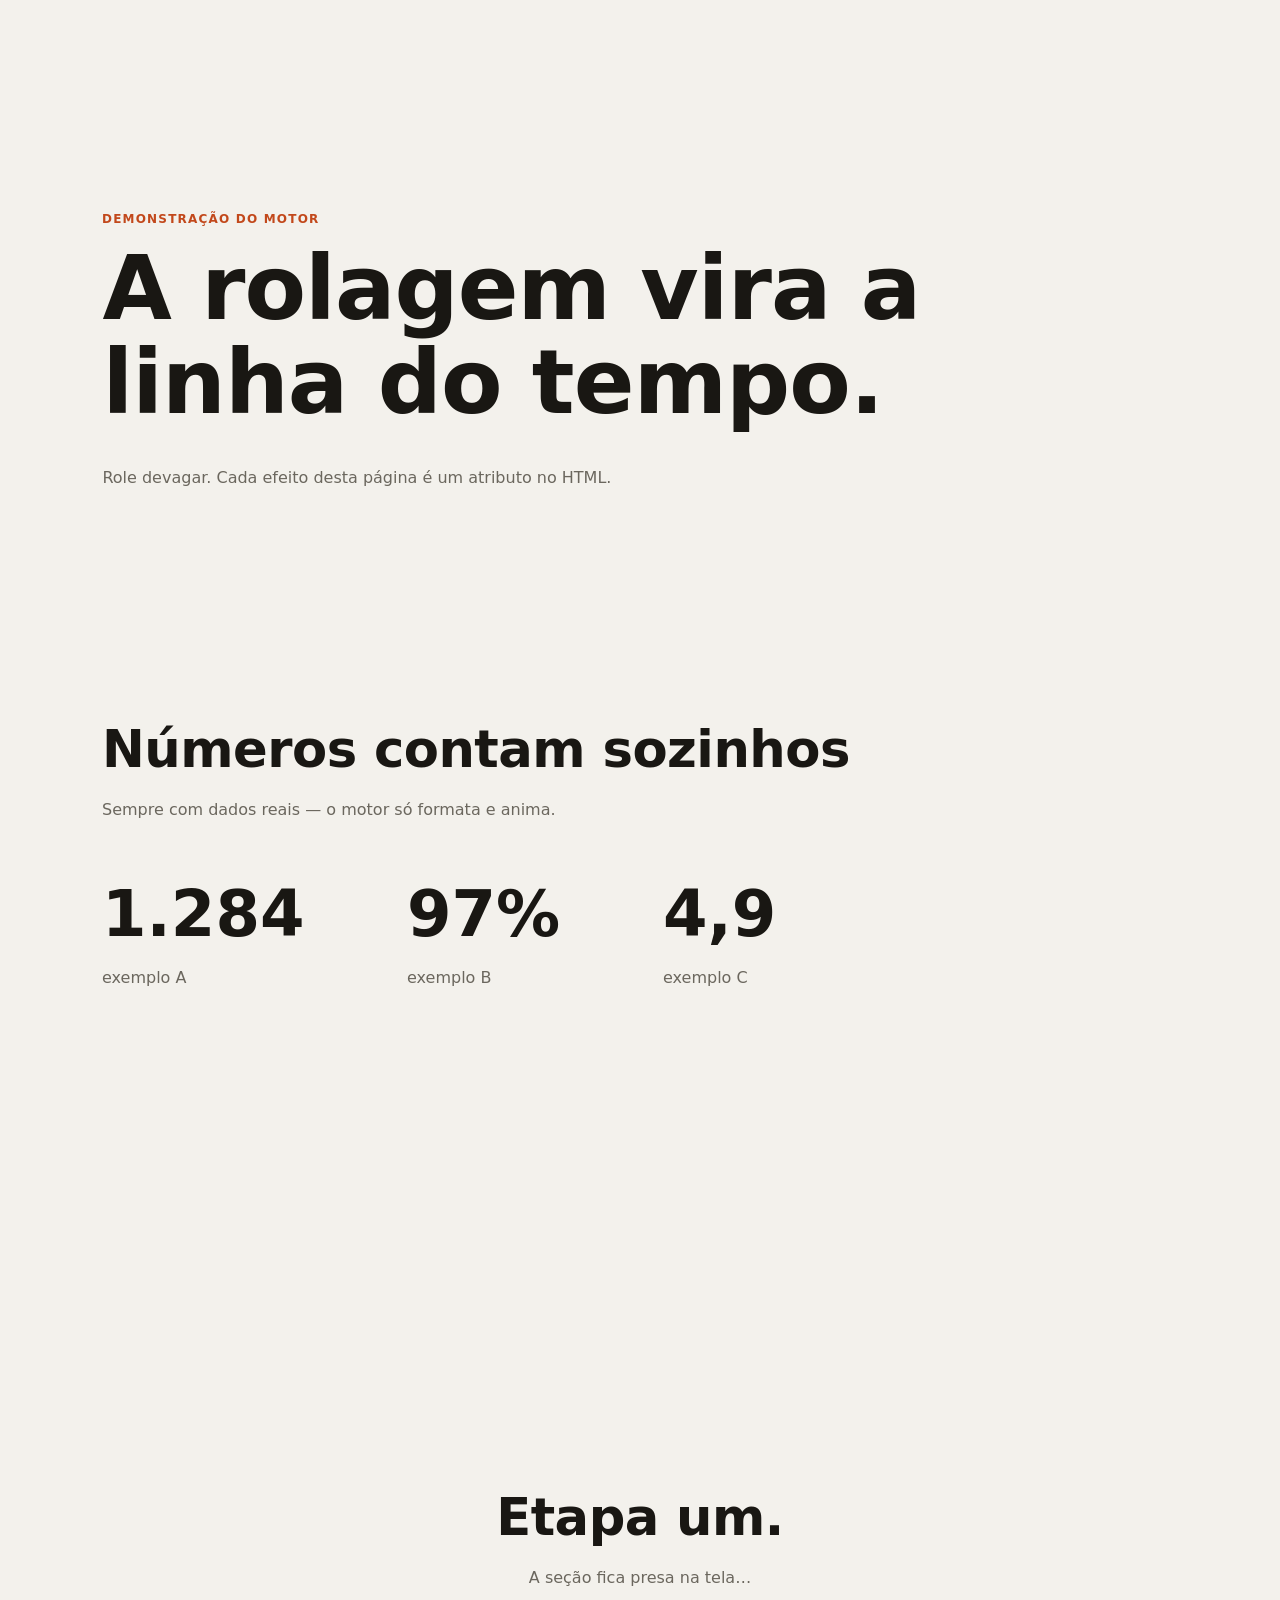
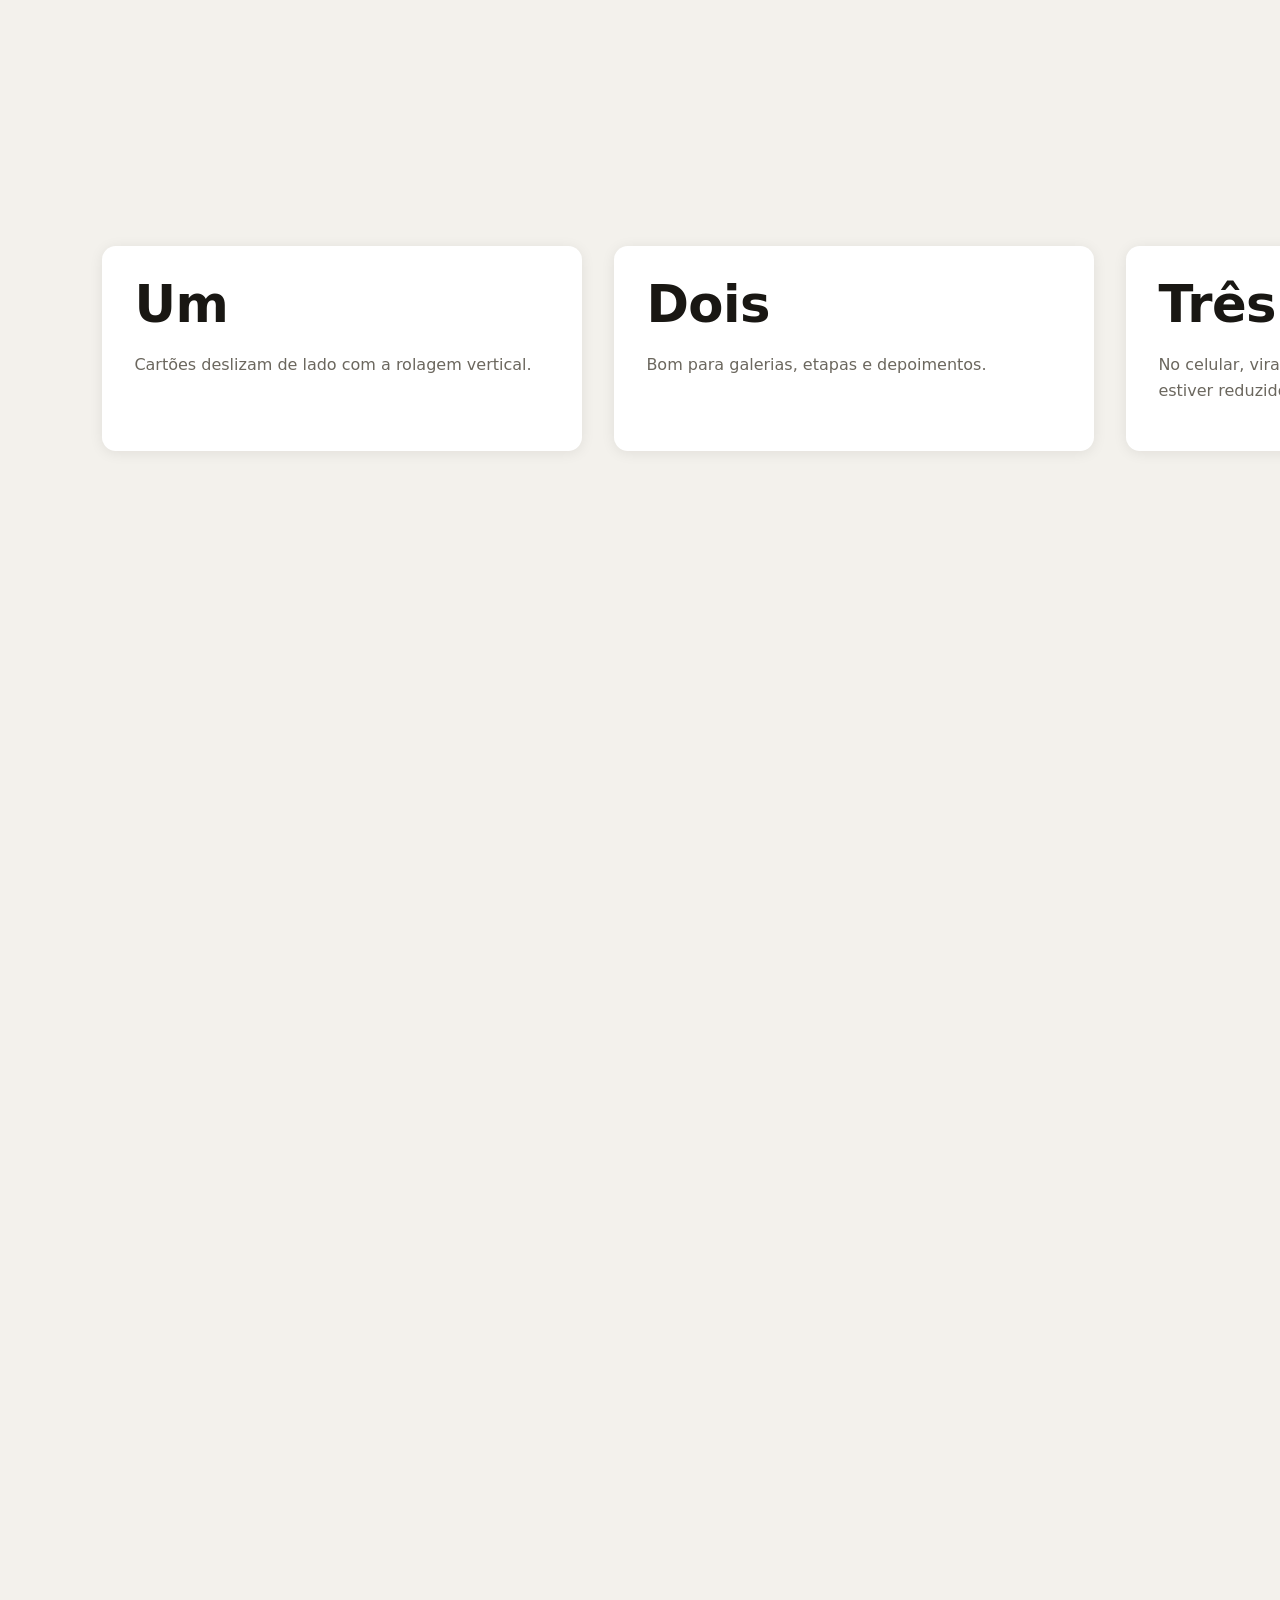
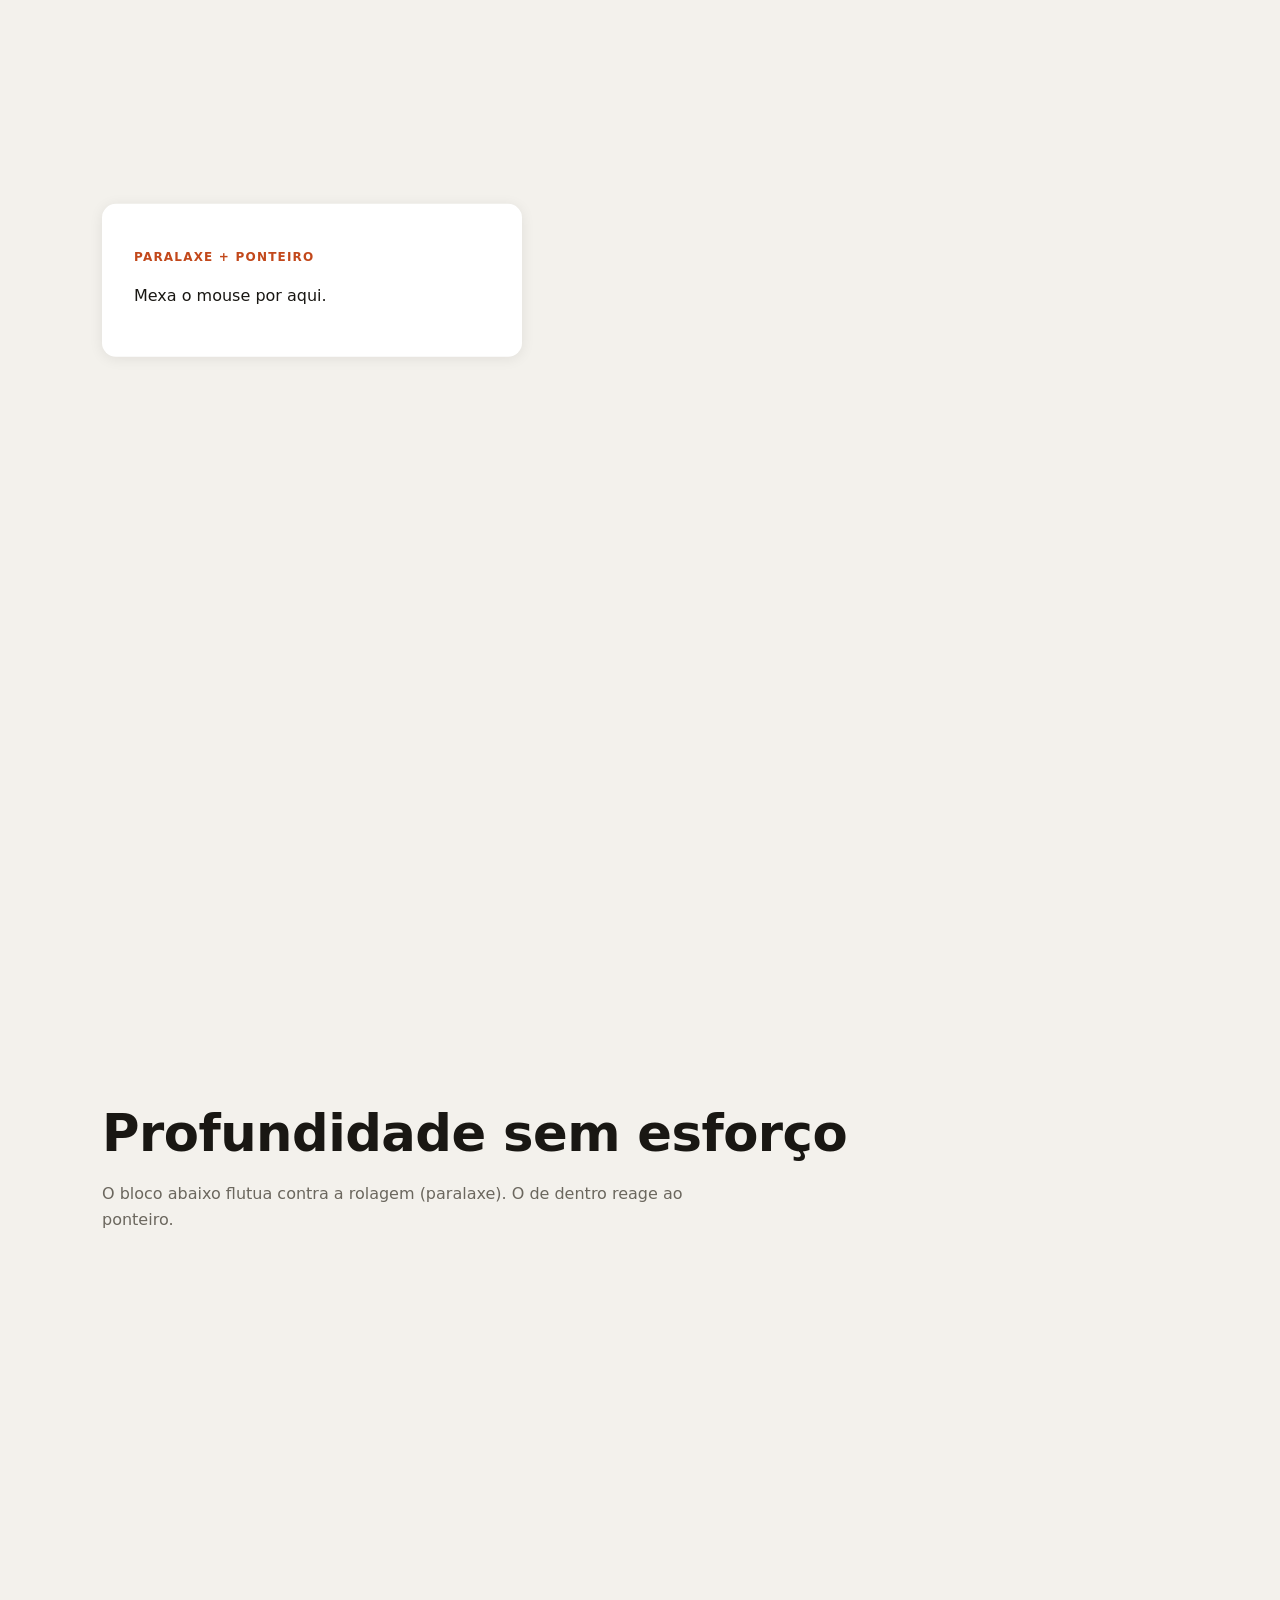
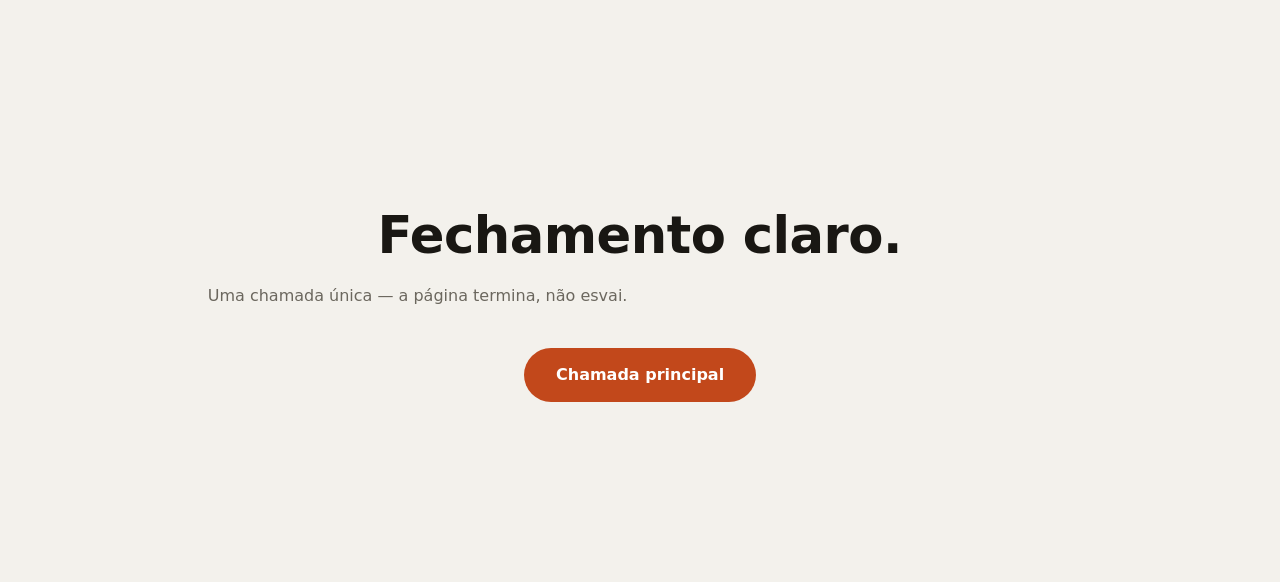
<file: .agents/skills/sites-incriveis/modelos/exemplo.html>
<!DOCTYPE html>
<html lang="pt-BR">
<head>
<meta charset="UTF-8">
<meta name="viewport" content="width=device-width, initial-scale=1">
<title>Sites Incríveis — página de demonstração</title>
<!--
  Demonstração dos efeitos do motor, com conteúdo fictício de exemplo.
  NÃO é um modelo de layout: cada build real nasce da entrevista.
-->
<link rel="stylesheet" href="../motor/sites-incriveis.css">
<style>
  :root {
    --fundo: #F3F1EC;
    --tinta: #191713;
    --tinta-suave: #6B675E;
    --acento: #C2481B;
  }
  * { box-sizing: border-box; }
  body {
    margin: 0;
    background: var(--fundo);
    color: var(--tinta);
    font-family: system-ui, sans-serif;
    line-height: 1.6;
  }
  section { padding: 12vh 8vw; }
  h1, h2 { line-height: 1.05; margin: 0 0 0.4em; letter-spacing: -0.01em; }
  h1 { font-size: clamp(40px, 7vw, 92px); }
  h2 { font-size: clamp(28px, 4vw, 52px); }
  p  { max-width: 62ch; }
  .suave { color: var(--tinta-suave); }
  .rotulo {
    font-size: 12px; letter-spacing: 0.1em; text-transform: uppercase;
    color: var(--acento); font-weight: 600;
  }
  .numeros { display: flex; gap: 8vw; flex-wrap: wrap; margin-top: 40px; }
  .numeros strong { display: block; font-size: clamp(36px, 5vw, 64px); }
  .cartao {
    flex: 0 0 62vw; max-width: 480px; margin-right: 32px;
    background: #fff; color: var(--tinta); border-radius: 14px; padding: 32px;
    box-shadow: 0 2px 14px rgba(20, 18, 14, 0.08);
  }
  .cartao .suave { color: var(--tinta-suave); }
  .palco-conteudo { text-align: center; padding: 0 8vw; }
  .fim { text-align: center; padding: 20vh 8vw; }
  .botao {
    display: inline-block; background: var(--acento); color: #fff;
    padding: 14px 32px; border-radius: 999px; text-decoration: none;
    font-weight: 600; margin-top: 24px;
  }
</style>
</head>
<body>

<!-- Cena 1 · abertura: título que se monta + digitação -->
<section data-fx-fundo="#F3F1EC" data-fx-tinta="#191713" style="padding-top:22vh">
  <p class="rotulo" data-fx="surgir">demonstração do motor</p>
  <h1 data-fx="palavras">A rolagem vira a linha do tempo.</h1>
  <p class="suave" data-fx="digitar" data-fx-atraso="600">Role devagar. Cada efeito desta página é um atributo no HTML.</p>
</section>

<!-- Cena 2 · números que sobem -->
<section>
  <h2 data-fx="subir">Números contam sozinhos</h2>
  <p class="suave" data-fx="surgir">Sempre com dados reais — o motor só formata e anima.</p>
  <div class="numeros">
    <div data-fx="surgir"><strong data-fx="contar" data-fx-fim="1284">0</strong><span class="suave">exemplo A</span></div>
    <div data-fx="surgir" data-fx-atraso="150"><strong data-fx="contar" data-fx-fim="97" data-fx-sufixo="%">0</strong><span class="suave">exemplo B</span></div>
    <div data-fx="surgir" data-fx-atraso="300"><strong data-fx="contar" data-fx-fim="4.9" data-fx-decimais="1">0</strong><span class="suave">exemplo C</span></div>
  </div>
</section>

<!-- Cena 3 · cena fixa com etapas (fundo escuro) -->
<section data-fx-fixa data-fx-altura="4" data-fx-etapas="3"
         data-fx-fundo="#191713" data-fx-tinta="#F3F1EC" style="padding:0">
  <div class="fx-palco">
    <div class="palco-conteudo" style="display:grid">
      <div class="fx-etapa" style="grid-area:1/1"><h2>Etapa um.</h2><p class="suave">A seção fica presa na tela…</p></div>
      <div class="fx-etapa" style="grid-area:1/1"><h2>Etapa dois.</h2><p class="suave">…enquanto o visitante rola…</p></div>
      <div class="fx-etapa" style="grid-area:1/1"><h2>Etapa três.</h2><p class="suave">…e controla o ritmo da história.</p></div>
    </div>
  </div>
</section>

<!-- Cena 4 · trilho horizontal -->
<section data-fx-fixa data-fx-altura="3" data-fx-fundo="#F3F1EC" data-fx-tinta="#191713" style="padding:0">
  <div class="fx-palco" style="justify-content:flex-start">
    <div data-fx="trilho" style="padding-left:8vw">
      <div class="cartao"><h2>Um</h2><p class="suave">Cartões deslizam de lado com a rolagem vertical.</p></div>
      <div class="cartao"><h2>Dois</h2><p class="suave">Bom para galerias, etapas e depoimentos.</p></div>
      <div class="cartao"><h2>Três</h2><p class="suave">No celular, viram lista normal se o movimento estiver reduzido.</p></div>
      <div class="cartao"><h2>Quatro</h2><p class="suave">Fim do trilho, a página segue.</p></div>
    </div>
  </div>
</section>

<!-- Cena 5 · interpolação direta + paralaxe -->
<section style="min-height:70vh">
  <h2 data-fx="esquerda">Profundidade sem esforço</h2>
  <p class="suave" data-fx="surgir">O bloco abaixo flutua contra a rolagem (paralaxe). O de dentro reage ao ponteiro.</p>
  <div data-fx-paralaxe="0.18" style="margin-top:48px">
    <div data-fx-mouse="14" class="cartao" style="max-width:420px">
      <p class="rotulo">paralaxe + ponteiro</p>
      <p>Mexa o mouse por aqui.</p>
    </div>
  </div>
</section>

<!-- Cena 6 · fechamento resolvido -->
<section class="fim" data-fx-fundo="#191713" data-fx-tinta="#F3F1EC">
  <h2 data-fx="crescer">Fechamento claro.</h2>
  <p class="suave" data-fx="surgir">Uma chamada única — a página termina, não esvai.</p>
  <a class="botao" href="#" data-fx="subir" data-fx-atraso="200">Chamada principal</a>
</section>

<script src="../motor/sites-incriveis.js" defer></script>
</body>
</html>
</file>
<file: assets/css/style.css>
/* ==========================================================================
   ARRUDA CHUDZY ADVOGADAS - INSTITUTIONAL LUXURY THEME
   Visual Identity:
   - Primary: #65194B (Deep Wine)
   - Secondary: #742356 (Dark Plum)
   - Accent: #C9A0B8 (Antique Rose)
   - Light Text: #F8F2F5
   - Supporting: #D8CCD3
   ========================================================================== */

:root {
  --color-primary: #65194B;
  --color-primary-dark: #3F0E2F;
  --color-primary-deep: #25071B;
  --color-secondary: #742356;
  --color-secondary-light: #8E2F6B;
  --color-accent: #C9A0B8;
  --color-accent-light: #E8D3DF;
  --color-accent-gold: #DFB892;
  --color-text-light: #F8F2F5;
  --color-support: #D8CCD3;
  --color-bg-light: #FAF6F8;
  --color-bg-card: #FFFFFF;
  --color-text-dark: #20131B;
  --color-text-muted: #4D3845;
  --color-border-light: rgba(101, 25, 75, 0.12);
  --color-border-dark: rgba(201, 160, 184, 0.22);
  --color-wine-glass: rgba(63, 14, 47, 0.85);

  --font-serif: 'Cormorant Garamond', Georgia, serif;
  --font-sans: 'Plus Jakarta Sans', -apple-system, BlinkMacSystemFont, 'Segoe UI', Roboto, sans-serif;

  --shadow-sm: 0 4px 12px rgba(37, 7, 27, 0.05);
  --shadow-md: 0 10px 30px rgba(37, 7, 27, 0.08);
  --shadow-lg: 0 20px 50px rgba(37, 7, 27, 0.14);
  --shadow-glow: 0 0 35px rgba(201, 160, 184, 0.35);

  --radius-sm: 6px;
  --radius-md: 14px;
  --radius-lg: 24px;
  --radius-full: 9999px;

  --header-height: 90px;
  --header-height-shrunk: 70px;
  --transition-fast: 0.25s cubic-bezier(0.25, 1, 0.5, 1);
  --transition-normal: 0.4s cubic-bezier(0.25, 1, 0.5, 1);
  --transition-slow: 0.7s cubic-bezier(0.25, 1, 0.5, 1);
}

/* Base & Reset */
*, *::before, *::after {
  box-sizing: border-box;
  margin: 0;
  padding: 0;
}

html {
  scroll-behavior: smooth;
  font-size: 16px;
  color-scheme: light;
}

body {
  font-family: var(--font-sans);
  background-color: var(--color-bg-light);
  color: var(--color-text-dark);
  line-height: 1.7;
  overflow-x: hidden;
  -webkit-font-smoothing: antialiased;
  -moz-osx-font-smoothing: grayscale;
}

img, svg {
  display: block;
  max-width: 100%;
  height: auto;
}

a {
  color: inherit;
  text-decoration: none;
  transition: color var(--transition-fast);
}

button {
  font-family: inherit;
  cursor: pointer;
  border: none;
  background: none;
}

ul, ol {
  list-style: none;
}

p {
  text-align: justify;
  text-justify: inter-word;
  hyphens: auto;
  -webkit-hyphens: auto;
}

/* Accessibility Skip Link */
.skip-link {
  position: absolute;
  top: -60px;
  left: 20px;
  opacity: 0;
  pointer-events: none;
  background: var(--color-primary);
  color: #FFFFFF;
  padding: 12px 24px;
  border-radius: var(--radius-sm);
  z-index: 9999;
  font-weight: 600;
  transition: top var(--transition-fast), opacity var(--transition-fast);
}
.skip-link:focus {
  top: 20px;
  opacity: 1;
  pointer-events: auto;
  outline: 2px solid var(--color-accent-gold);
}

/* Layout Utilities */
.container {
  width: 100%;
  max-width: 1240px;
  margin-left: auto;
  margin-right: auto;
  padding-left: 24px;
  padding-right: 24px;
}

.section {
  padding: 100px 0;
  position: relative;
}

.section-dark {
  background: linear-gradient(135deg, var(--color-primary-deep) 0%, var(--color-primary) 60%, var(--color-secondary) 100%);
  color: var(--color-text-light);
}

.section-header {
  text-align: center;
  max-width: 780px;
  margin: 0 auto 64px auto;
}

.section-tag {
  display: inline-flex;
  align-items: center;
  gap: 8px;
  text-transform: uppercase;
  font-size: 0.82rem;
  letter-spacing: 3px;
  font-weight: 600;
  color: var(--color-primary);
  margin-bottom: 16px;
}

.section-dark .section-tag {
  color: var(--color-accent-light);
}

.section-tag::before,
.section-tag::after {
  content: '';
  display: inline-block;
  width: 24px;
  height: 1px;
  background-color: currentColor;
  opacity: 0.6;
}

.section-title {
  font-family: var(--font-serif);
  font-size: 2.75rem;
  line-height: 1.2;
  font-weight: 600;
  color: var(--color-primary-dark);
  letter-spacing: -0.5px;
  margin-bottom: 20px;
}

.section-dark .section-title {
  color: var(--color-text-light);
}

.section-subtitle {
  font-size: 1.1rem;
  color: var(--color-text-muted);
  font-weight: 400;
}

.section-dark .section-subtitle {
  color: var(--color-support);
}

/* ==========================================================================
   HEADER & NAVIGATION
   ========================================================================== */
.site-header {
  position: fixed;
  top: 0;
  left: 0;
  right: 0;
  width: 100%;
  height: var(--header-height);
  z-index: 1000;
  display: flex;
  align-items: center;
  transition: height var(--transition-normal), background-color var(--transition-normal), backdrop-filter var(--transition-normal), box-shadow var(--transition-normal);
  background-color: rgba(37, 7, 27, 0.72);
  backdrop-filter: blur(14px);
  -webkit-backdrop-filter: blur(14px);
  border-bottom: 1px solid rgba(201, 160, 184, 0.15);
}

.site-header.shrunk {
  height: var(--header-height-shrunk);
  background-color: rgba(37, 7, 27, 0.94);
  box-shadow: 0 10px 30px rgba(20, 3, 14, 0.4);
  border-bottom: 1px solid rgba(201, 160, 184, 0.25);
}

.navbar-container {
  display: flex;
  align-items: center;
  justify-content: space-between;
  width: 100%;
}

.brand-logo {
  display: flex;
  align-items: center;
  gap: 14px;
}

.brand-logo-img {
  height: 44px;
  width: auto;
  aspect-ratio: 160 / 46;
  max-width: 200px;
  object-fit: contain;
  transition: transform var(--transition-fast);
  display: block;
}

.brand-logo:hover .brand-logo-img {
  transform: scale(1.03);
}

.hero-badge-logo {
  width: 20px;
  height: 20px;
  border-radius: 4px;
  object-fit: contain;
  flex-shrink: 0;
}

.brand-monogram {
  width: 44px;
  height: 44px;
  transition: transform var(--transition-fast);
}

.brand-logo:hover .brand-monogram {
  transform: scale(1.05);
}

.brand-text {
  display: flex;
  flex-direction: column;
}

.brand-name {
  font-family: var(--font-serif);
  font-size: 1.35rem;
  font-weight: 600;
  letter-spacing: 2.2px;
  color: var(--color-text-light);
  line-height: 1.1;
}

.brand-sub {
  font-size: 0.68rem;
  letter-spacing: 3.2px;
  font-weight: 500;
  color: var(--color-accent-light);
  text-transform: uppercase;
  margin-top: 2px;
}

.nav-menu {
  display: flex;
  align-items: center;
  gap: 32px;
}

.nav-link {
  font-size: 0.92rem;
  font-weight: 500;
  color: #FFFFFF;
  position: relative;
  letter-spacing: 0.5px;
  padding: 6px 0;
}

.nav-link::after {
  content: '';
  position: absolute;
  bottom: 0;
  left: 0;
  width: 0;
  height: 2px;
  background: var(--color-accent);
  transition: width var(--transition-fast);
}

.nav-link:hover,
.nav-link.active {
  color: var(--color-text-light);
}

.nav-link:hover::after,
.nav-link.active::after {
  width: 100%;
}

.nav-actions {
  display: flex;
  align-items: center;
  gap: 16px;
}

.nav-cta-btn {
  display: inline-flex;
  align-items: center;
  gap: 8px;
  background: linear-gradient(135deg, var(--color-secondary) 0%, var(--color-primary) 100%);
  color: var(--color-text-light);
  border: 1px solid var(--color-accent);
  padding: 10px 22px;
  border-radius: var(--radius-full);
  font-size: 0.88rem;
  font-weight: 600;
  letter-spacing: 0.6px;
  transition: all var(--transition-fast);
  box-shadow: 0 4px 15px rgba(116, 35, 86, 0.3);
}

.nav-cta-btn:hover {
  background: var(--color-accent);
  color: var(--color-primary-dark);
  box-shadow: 0 6px 20px rgba(201, 160, 184, 0.4);
  transform: translateY(-2px);
}

.menu-toggle {
  display: none;
  flex-direction: column;
  gap: 6px;
  width: 32px;
  height: 32px;
  justify-content: center;
  align-items: center;
  z-index: 1001;
}

.menu-toggle span {
  display: block;
  width: 26px;
  height: 2px;
  background-color: var(--color-text-light);
  border-radius: 2px;
  transition: all var(--transition-fast);
}

.menu-toggle.is-active span:nth-child(1) {
  transform: translateY(8px) rotate(45deg);
}
.menu-toggle.is-active span:nth-child(2) {
  opacity: 0;
}
.menu-toggle.is-active span:nth-child(3) {
  transform: translateY(-8px) rotate(-45deg);
}

/* ==========================================================================
   HERO SECTION
   ========================================================================== */
.hero-section {
  position: relative;
  min-height: 100vh;
  display: flex;
  align-items: center;
  padding-top: calc(var(--header-height) + 40px);
  padding-bottom: 80px;
  background: linear-gradient(140deg, #180312 0%, #300A23 45%, #4C1237 80%, #65194B 100%);
  color: var(--color-text-light);
  overflow: hidden;
}

.hero-background-effects {
  position: absolute;
  inset: 0;
  pointer-events: none;
  overflow: hidden;
}

.hero-glow-1 {
  position: absolute;
  top: -10%;
  right: -5%;
  width: 600px;
  height: 600px;
  background: radial-gradient(circle, rgba(201, 160, 184, 0.18) 0%, transparent 70%);
  filter: blur(60px);
}

.hero-glow-2 {
  position: absolute;
  bottom: -15%;
  left: -10%;
  width: 500px;
  height: 500px;
  background: radial-gradient(circle, rgba(116, 35, 86, 0.28) 0%, transparent 70%);
  filter: blur(50px);
}

.hero-grid {
  display: grid;
  grid-template-columns: 1.15fr 0.85fr;
  align-items: center;
  gap: 56px;
  position: relative;
  z-index: 2;
}

.hero-badge {
  display: inline-flex;
  align-items: center;
  gap: 10px;
  background: rgba(201, 160, 184, 0.12);
  border: 1px solid rgba(201, 160, 184, 0.3);
  padding: 8px 18px;
  border-radius: var(--radius-full);
  font-size: 0.82rem;
  letter-spacing: 2px;
  text-transform: uppercase;
  color: #FFFFFF;
  margin-bottom: 24px;
}

.hero-badge-dot {
  width: 8px;
  height: 8px;
  background: var(--color-accent);
  border-radius: 50%;
  box-shadow: 0 0 10px var(--color-accent);
  animation: pulseDot 2s infinite ease-in-out;
}

.hero-title {
  font-family: var(--font-serif);
  font-size: 3.5rem;
  line-height: 1.14;
  font-weight: 600;
  color: var(--color-text-light);
  letter-spacing: -0.5px;
  margin-bottom: 24px;
}

.hero-title .title-highlight,
.hero-title .fx-palavra:nth-of-type(3) {
  color: #E3CAD8;
  font-style: italic;
  font-weight: 700;
}

.hero-subtitle {
  font-size: 1.18rem;
  line-height: 1.75;
  color: var(--color-support);
  margin-bottom: 38px;
  max-width: 620px;
  text-align: justify;
  text-justify: inter-word;
  hyphens: auto;
  -webkit-hyphens: auto;
}

.hero-cta-group {
  display: flex;
  align-items: center;
  flex-wrap: wrap;
  gap: 18px;
  margin-bottom: 48px;
}

.btn {
  display: inline-flex;
  align-items: center;
  justify-content: center;
  gap: 10px;
  padding: 16px 34px;
  border-radius: var(--radius-full);
  font-size: 0.96rem;
  font-weight: 600;
  letter-spacing: 0.5px;
  transition: all var(--transition-fast);
}

.btn-primary {
  background: linear-gradient(135deg, var(--color-accent) 0%, #D8CCD3 100%);
  color: var(--color-primary-dark);
  box-shadow: 0 8px 25px rgba(201, 160, 184, 0.35);
}

.btn-primary:hover {
  transform: translateY(-3px);
  box-shadow: 0 12px 32px rgba(201, 160, 184, 0.5);
  background: #FFFFFF;
  color: var(--color-primary);
}

.btn-secondary {
  background: rgba(255, 255, 255, 0.08);
  color: var(--color-text-light);
  border: 1px solid rgba(201, 160, 184, 0.4);
  backdrop-filter: blur(8px);
}

.btn-secondary:hover {
  background: rgba(201, 160, 184, 0.2);
  border-color: var(--color-accent);
  color: #FFFFFF;
  transform: translateY(-3px);
}

.btn-whatsapp {
  background: #15803D;
  color: #FFFFFF;
  box-shadow: 0 8px 25px rgba(21, 128, 61, 0.3);
}

.btn-whatsapp:hover {
  background: #166534;
  color: #FFFFFF;
  transform: translateY(-3px);
  box-shadow: 0 12px 30px rgba(21, 128, 61, 0.45);
}

.hero-stats-row {
  display: flex;
  align-items: center;
  gap: 36px;
  padding-top: 28px;
  border-top: 1px solid rgba(201, 160, 184, 0.2);
}

.hero-stat-item {
  display: flex;
  flex-direction: column;
}

.hero-stat-num {
  font-family: var(--font-serif);
  font-size: 1.7rem;
  font-weight: 600;
  color: var(--color-accent);
}

.hero-stat-label {
  font-size: 0.8rem;
  text-transform: uppercase;
  letter-spacing: 1.5px;
  color: var(--color-support);
}

/* Hero Media Column */
.hero-media-wrapper {
  position: relative;
}

.hero-media-frame {
  position: relative;
  border-radius: var(--radius-lg);
  overflow: hidden;
  box-shadow: 0 25px 60px rgba(10, 2, 7, 0.55);
  border: 1px solid rgba(201, 160, 184, 0.3);
  aspect-ratio: 4 / 3;
}

.hero-media-frame picture,
.about-main-img picture,
.partner-image-wrapper picture,
.course-showcase-media picture {
  display: block;
  width: 100%;
  height: 100%;
}

.hero-media-frame img {
  width: 100%;
  height: 100%;
  aspect-ratio: 4 / 3;
  object-fit: cover;
  transition: transform var(--transition-slow);
}

.hero-media-wrapper:hover .hero-media-frame img {
  transform: scale(1.03);
}

.hero-floating-card {
  position: absolute;
  bottom: -24px;
  left: -24px;
  background: rgba(37, 7, 27, 0.88);
  backdrop-filter: blur(16px);
  border: 1px solid rgba(201, 160, 184, 0.35);
  border-radius: var(--radius-md);
  padding: 18px 24px;
  display: flex;
  align-items: center;
  gap: 16px;
  box-shadow: 0 15px 35px rgba(15, 3, 11, 0.5);
}

.hero-floating-icon {
  width: 44px;
  height: 44px;
  border-radius: 50%;
  background: var(--color-primary);
  display: flex;
  align-items: center;
  justify-content: center;
  color: var(--color-accent-light);
  border: 1px solid var(--color-accent);
}

.hero-floating-text h4,
.hero-floating-text .hero-floating-title {
  font-family: var(--font-serif);
  font-size: 1.15rem;
  color: var(--color-text-light);
  line-height: 1.2;
}

.hero-floating-text p {
  font-size: 0.82rem;
  color: var(--color-text-light);
  letter-spacing: 0.8px;
}

/* ==========================================================================
   ABOUT SECTION
   ========================================================================== */
.about-grid {
  display: grid;
  grid-template-columns: 0.95fr 1.05fr;
  align-items: center;
  gap: 64px;
}

.about-image-stack {
  position: relative;
}

.about-main-img {
  border-radius: var(--radius-lg);
  overflow: hidden;
  box-shadow: var(--shadow-lg);
  border: 1px solid var(--color-border-light);
}

.about-main-img img {
  width: 100%;
  height: 520px;
  object-fit: cover;
}

.about-badge-card {
  position: absolute;
  bottom: 30px;
  right: -24px;
  background: var(--color-primary);
  color: var(--color-text-light);
  border-radius: var(--radius-md);
  padding: 24px;
  max-width: 240px;
  box-shadow: var(--shadow-lg);
  border: 1px solid var(--color-accent);
}

.about-badge-card .badge-number {
  font-family: var(--font-serif);
  font-size: 2.2rem;
  font-weight: 700;
  color: var(--color-accent-light);
  line-height: 1;
  margin-bottom: 6px;
}

.about-badge-card .badge-desc {
  font-size: 0.85rem;
  line-height: 1.4;
  color: var(--color-text-light);
}

.about-content-col .section-tag {
  margin-bottom: 12px;
}

.about-content-col .section-title {
  text-align: left;
  margin-bottom: 24px;
}

.about-lead-text {
  font-size: 1.12rem;
  line-height: 1.8;
  color: var(--color-text-dark);
  margin-bottom: 20px;
  font-weight: 500;
  text-align: justify;
  text-justify: inter-word;
  hyphens: auto;
  -webkit-hyphens: auto;
}

.about-secondary-text {
  font-size: 1rem;
  line-height: 1.75;
  color: var(--color-text-muted);
  margin-bottom: 36px;
  text-align: justify;
  text-justify: inter-word;
  hyphens: auto;
  -webkit-hyphens: auto;
}

.about-highlights-grid {
  display: grid;
  grid-template-columns: repeat(2, 1fr);
  gap: 20px;
  margin-bottom: 40px;
}

.highlight-item {
  display: flex;
  align-items: flex-start;
  gap: 14px;
  padding: 16px;
  background: #FFFFFF;
  border-radius: var(--radius-md);
  border: 1px solid var(--color-border-light);
  transition: all var(--transition-fast);
}

.highlight-item:hover {
  border-color: var(--color-accent);
  transform: translateY(-2px);
  box-shadow: var(--shadow-md);
}

.highlight-check-icon {
  width: 24px;
  height: 24px;
  border-radius: 50%;
  background: rgba(101, 25, 75, 0.1);
  color: var(--color-primary);
  display: flex;
  align-items: center;
  justify-content: center;
  font-weight: 700;
  font-size: 0.85rem;
  flex-shrink: 0;
  margin-top: 2px;
}

.highlight-text {
  font-size: 0.95rem;
  font-weight: 600;
  color: var(--color-primary-dark);
}

/* ==========================================================================
   PARTNERS SECTION (SÓCIAS)
   ========================================================================== */
.partners-grid {
  display: grid;
  grid-template-columns: repeat(2, 1fr);
  gap: 40px;
  max-width: 1080px;
  margin: 0 auto;
}

.partner-card {
  background: #FFFFFF;
  border-radius: var(--radius-lg);
  overflow: hidden;
  box-shadow: var(--shadow-md);
  border: 1px solid var(--color-border-light);
  transition: all var(--transition-normal);
  display: flex;
  flex-direction: column;
}

.partner-card:hover {
  transform: translateY(-8px);
  box-shadow: var(--shadow-lg);
  border-color: var(--color-accent);
}

.partner-image-wrapper {
  position: relative;
  height: 440px;
  overflow: hidden;
  background-color: #2D0822;
}

.partner-image-wrapper img {
  width: 100%;
  height: 100%;
  object-fit: cover;
  object-position: top center;
  transition: transform var(--transition-slow);
}

.partner-card:hover .partner-image-wrapper img {
  transform: scale(1.05);
}

.partner-image-overlay {
  position: absolute;
  inset: 0;
  background: linear-gradient(180deg, transparent 60%, rgba(37, 7, 27, 0.85) 100%);
}

.partner-oab-badge {
  position: absolute;
  top: 20px;
  right: 20px;
  background: #25071B;
  color: #FFFFFF;
  border: 1px solid rgba(201, 160, 184, 0.4);
  padding: 6px 14px;
  border-radius: var(--radius-full);
  font-size: 0.8rem;
  font-weight: 600;
  letter-spacing: 1.5px;
  text-transform: uppercase;
}

.partner-body {
  padding: 36px 32px 32px 32px;
  display: flex;
  flex-direction: column;
  flex-grow: 1;
}

.partner-name {
  font-family: var(--font-serif);
  font-size: 2rem;
  font-weight: 600;
  color: var(--color-primary-dark);
  line-height: 1.2;
  margin-bottom: 6px;
}

.partner-role-title {
  font-size: 0.85rem;
  font-weight: 600;
  letter-spacing: 2.2px;
  text-transform: uppercase;
  color: var(--color-secondary);
  margin-bottom: 18px;
}

.partner-bio {
  font-size: 0.98rem;
  line-height: 1.7;
  color: var(--color-text-muted);
  margin-bottom: 24px;
  flex-grow: 1;
  text-align: justify;
  text-justify: inter-word;
  hyphens: auto;
  -webkit-hyphens: auto;
}

.partner-tags {
  display: flex;
  flex-wrap: wrap;
  gap: 8px;
  margin-bottom: 24px;
}

.partner-tag-pill {
  background: rgba(101, 25, 75, 0.06);
  color: var(--color-primary);
  font-size: 0.78rem;
  font-weight: 600;
  padding: 4px 12px;
  border-radius: var(--radius-full);
  border: 1px solid rgba(101, 25, 75, 0.12);
}

.partner-card-footer {
  padding-top: 20px;
  border-top: 1px solid rgba(101, 25, 75, 0.08);
  display: flex;
  align-items: center;
  justify-content: space-between;
}

.partner-contact-link {
  display: inline-flex;
  align-items: center;
  gap: 8px;
  color: var(--color-primary);
  font-weight: 600;
  font-size: 0.9rem;
  transition: gap var(--transition-fast);
}

.partner-contact-link:hover {
  color: var(--color-secondary);
  gap: 12px;
}

/* ==========================================================================
   PRACTICE AREAS (ÁREAS DE ATUAÇÃO)
   ========================================================================== */
.practice-areas-grid {
  display: grid;
  grid-template-columns: repeat(3, 1fr);
  gap: 32px;
}

.practice-card {
  background: #FFFFFF;
  border: 1px solid var(--color-border-light);
  border-radius: var(--radius-lg);
  padding: 40px 32px;
  transition: all var(--transition-normal);
  display: flex;
  flex-direction: column;
  position: relative;
  overflow: hidden;
  box-shadow: var(--shadow-sm);
}

.practice-card:hover {
  transform: translateY(-8px);
  background: #FFFFFF;
  border-color: var(--color-primary);
  box-shadow: var(--shadow-md);
}

.practice-card:hover::before {
  opacity: 1;
}

.practice-icon-box {
  width: 64px;
  height: 64px;
  border-radius: var(--radius-md);
  background: linear-gradient(135deg, rgba(201, 160, 184, 0.2) 0%, rgba(101, 25, 75, 0.3) 100%);
  border: 1px solid rgba(201, 160, 184, 0.35);
  display: flex;
  align-items: center;
  justify-content: center;
  color: var(--color-accent-light);
  margin-bottom: 28px;
  transition: transform var(--transition-fast);
}

.practice-card:hover .practice-icon-box {
  transform: scale(1.08);
  border-color: var(--color-accent);
}

.practice-title {
  font-family: var(--font-serif);
  font-size: 1.85rem;
  font-weight: 600;
  color: var(--color-primary-dark);
  line-height: 1.25;
  margin-bottom: 14px;
}

.practice-summary {
  font-size: 0.95rem;
  color: var(--color-text-muted);
  margin-bottom: 24px;
  line-height: 1.6;
  text-align: justify;
  text-justify: inter-word;
  hyphens: auto;
  -webkit-hyphens: auto;
}

.practice-topics-list {
  display: flex;
  flex-direction: column;
  gap: 12px;
  margin-bottom: 32px;
  flex-grow: 1;
}

.practice-topic-item {
  display: flex;
  align-items: flex-start;
  gap: 12px;
  font-size: 0.92rem;
  color: var(--color-text-dark);
  text-align: justify;
  text-justify: inter-word;
  hyphens: auto;
  -webkit-hyphens: auto;
}

.practice-topic-bullet {
  color: var(--color-primary);
  font-size: 0.85rem;
  margin-top: 2px;
}

.practice-cta-btn {
  display: inline-flex;
  align-items: center;
  justify-content: space-between;
  width: 100%;
  padding: 12px 18px;
  border-radius: var(--radius-md);
  background: rgba(201, 160, 184, 0.1);
  border: 1px solid rgba(201, 160, 184, 0.25);
  color: var(--color-text-light);
  font-size: 0.88rem;
  font-weight: 600;
  letter-spacing: 0.5px;
  transition: all var(--transition-fast);
}

.practice-cta-btn:hover {
  background: var(--color-accent);
  color: var(--color-primary-dark);
  border-color: var(--color-accent);
}

/* ==========================================================================
   EVENTS & LEGAL CONTENT (EVENTOS)
   ========================================================================== */
.events-filter-bar {
  display: flex;
  align-items: center;
  justify-content: center;
  flex-wrap: wrap;
  gap: 12px;
  margin-bottom: 48px;
}

.filter-btn {
  padding: 10px 22px;
  border-radius: var(--radius-full);
  font-size: 0.88rem;
  font-weight: 600;
  color: var(--color-text-muted);
  background: #FFFFFF;
  border: 1px solid var(--color-border-light);
  transition: all var(--transition-fast);
}

.filter-btn:hover,
.filter-btn.active {
  background: var(--color-primary);
  color: var(--color-text-light);
  border-color: var(--color-primary);
  box-shadow: 0 4px 15px rgba(101, 25, 75, 0.2);
}

/* ==========================================================================
   COURSES SHOWCASE (CURSO 1 & CURSO 2)
   ========================================================================== */
.courses-showcase-grid {
  display: grid;
  grid-template-columns: repeat(2, 1fr);
  gap: 32px;
  margin-bottom: 48px;
}

.course-showcase-card {
  background: #FFFFFF;
  border-radius: var(--radius-lg);
  overflow: hidden;
  box-shadow: var(--shadow-md);
  border: 1px solid var(--color-border-light);
  transition: all var(--transition-normal);
  display: flex;
  flex-direction: column;
}

.course-showcase-card:hover {
  transform: translateY(-6px);
  box-shadow: var(--shadow-lg);
  border-color: var(--color-accent);
}

.course-showcase-media {
  position: relative;
  height: 280px;
  overflow: hidden;
  background: #25071B;
  cursor: pointer;
}

.course-showcase-media img {
  width: 100%;
  height: 100%;
  object-fit: contain;
  background: #25071B;
  transition: transform var(--transition-slow);
}

.course-showcase-card:hover .course-showcase-media img {
  transform: scale(1.02);
}

.course-showcase-overlay {
  position: absolute;
  inset: 0;
  background: linear-gradient(180deg, transparent 60%, rgba(37, 7, 27, 0.8) 100%);
  display: flex;
  align-items: flex-end;
  padding: 16px;
  pointer-events: none;
}

.course-badge {
  background: #25071B;
  color: #FFFFFF;
  border: 1px solid rgba(201, 160, 184, 0.4);
  padding: 5px 14px;
  border-radius: var(--radius-full);
  font-size: 0.78rem;
  font-weight: 600;
  letter-spacing: 1px;
  text-transform: uppercase;
}

.course-showcase-body {
  padding: 28px 24px;
  display: flex;
  flex-direction: column;
  flex-grow: 1;
}

.course-showcase-title {
  font-family: var(--font-serif);
  font-size: 1.45rem;
  font-weight: 600;
  color: var(--color-primary-dark);
  line-height: 1.3;
  margin-bottom: 12px;
}

.course-showcase-desc {
  font-size: 0.92rem;
  line-height: 1.6;
  color: var(--color-text-muted);
  margin-bottom: 20px;
  flex-grow: 1;
  text-align: justify;
  text-justify: inter-word;
  hyphens: auto;
  -webkit-hyphens: auto;
}

.event-card-header-clean {
  padding: 24px 24px 0 24px;
}

.event-category-badge.static {
  position: static;
  display: inline-block;
  background: rgba(101, 25, 75, 0.08);
  color: var(--color-primary);
  border: 1px solid rgba(101, 25, 75, 0.2);
}

.events-gallery-grid {
  display: grid;
  grid-template-columns: repeat(3, 1fr);
  gap: 32px;
}

.event-card {
  background: #FFFFFF;
  border-radius: var(--radius-lg);
  overflow: hidden;
  box-shadow: var(--shadow-sm);
  border: 1px solid var(--color-border-light);
  transition: all var(--transition-normal);
  display: flex;
  flex-direction: column;
}

.event-card:hover {
  transform: translateY(-6px);
  box-shadow: var(--shadow-lg);
  border-color: var(--color-accent);
}

.event-thumb-wrap {
  position: relative;
  height: 220px;
  overflow: hidden;
  background: #2B071F;
}

.event-thumb-wrap img {
  width: 100%;
  height: 100%;
  object-fit: cover;
  transition: transform var(--transition-slow);
}

.event-card:hover .event-thumb-wrap img {
  transform: scale(1.06);
}

.event-category-badge {
  position: absolute;
  top: 16px;
  left: 16px;
  background: rgba(37, 7, 27, 0.82);
  backdrop-filter: blur(8px);
  color: var(--color-accent-light);
  border: 1px solid var(--color-accent);
  padding: 4px 12px;
  border-radius: var(--radius-full);
  font-size: 0.75rem;
  font-weight: 600;
  text-transform: uppercase;
  letter-spacing: 1px;
}

.event-body {
  padding: 28px 24px 24px 24px;
  display: flex;
  flex-direction: column;
  flex-grow: 1;
}

.event-meta-info {
  display: flex;
  align-items: center;
  gap: 14px;
  font-size: 0.82rem;
  color: var(--color-text-muted);
  margin-bottom: 12px;
}

.event-title {
  font-family: var(--font-serif);
  font-size: 1.45rem;
  font-weight: 600;
  color: var(--color-primary-dark);
  line-height: 1.3;
  margin-bottom: 12px;
}

.event-description {
  font-size: 0.92rem;
  line-height: 1.6;
  color: var(--color-text-muted);
  margin-bottom: 20px;
  flex-grow: 1;
  text-align: justify;
  text-justify: inter-word;
  hyphens: auto;
  -webkit-hyphens: auto;
}

.event-card-action {
  padding-top: 16px;
  border-top: 1px solid rgba(101, 25, 75, 0.08);
}

.event-view-details-btn {
  display: inline-flex;
  align-items: center;
  gap: 8px;
  color: var(--color-primary);
  font-size: 0.88rem;
  font-weight: 600;
  transition: gap var(--transition-fast);
}

.event-view-details-btn:hover {
  gap: 12px;
  color: var(--color-secondary);
}

/* Future event placeholder card */
.event-card-add-future {
  border: 2px dashed rgba(101, 25, 75, 0.25);
  background: rgba(255, 255, 255, 0.5);
  border-radius: var(--radius-lg);
  padding: 36px 28px;
  display: flex;
  flex-direction: column;
  align-items: center;
  justify-content: center;
  text-align: center;
  min-height: 380px;
}

.future-icon {
  width: 54px;
  height: 54px;
  border-radius: 50%;
  background: rgba(101, 25, 75, 0.08);
  display: flex;
  align-items: center;
  justify-content: center;
  color: var(--color-primary);
  margin-bottom: 16px;
}

/* ==========================================================================
   INSTAGRAM FEED SECTION
   ========================================================================== */
.instagram-profile-banner {
  display: flex;
  align-items: center;
  justify-content: space-between;
  flex-wrap: wrap;
  gap: 24px;
  background: #FFFFFF;
  border-radius: var(--radius-lg);
  padding: 24px 32px;
  box-shadow: var(--shadow-sm);
  border: 1px solid var(--color-border-light);
  margin-bottom: 40px;
}

.insta-author-info {
  display: flex;
  align-items: center;
  gap: 18px;
}

.insta-avatar {
  width: 58px;
  height: 58px;
  border-radius: 50%;
  padding: 2px;
  background: linear-gradient(45deg, #F58529, #D92E7F, #65194B);
}

.insta-avatar img {
  width: 100%;
  height: 100%;
  border-radius: 50%;
  object-fit: cover;
  border: 2px solid #FFFFFF;
}

.insta-meta h3 {
  font-family: var(--font-serif);
  font-size: 1.35rem;
  font-weight: 600;
  color: var(--color-primary-dark);
}

.insta-meta p {
  font-size: 0.88rem;
  color: var(--color-text-muted);
}

.instagram-posts-grid {
  display: grid;
  grid-template-columns: repeat(4, 1fr);
  gap: 24px;
}

.insta-post-card {
  position: relative;
  border-radius: var(--radius-md);
  overflow: hidden;
  background: #FFFFFF;
  box-shadow: var(--shadow-sm);
  border: 1px solid var(--color-border-light);
  aspect-ratio: 1 / 1;
  transition: all var(--transition-normal);
}

.insta-post-card img {
  width: 100%;
  height: 100%;
  object-fit: cover;
  transition: transform var(--transition-slow);
}

.insta-post-overlay {
  position: absolute;
  inset: 0;
  background: rgba(37, 7, 27, 0.85);
  backdrop-filter: blur(4px);
  display: flex;
  flex-direction: column;
  justify-content: space-between;
  padding: 24px;
  opacity: 0;
  transition: opacity var(--transition-fast);
  color: var(--color-text-light);
}

.insta-post-card:hover {
  transform: translateY(-6px);
  box-shadow: var(--shadow-md);
}

.insta-post-card:hover img {
  transform: scale(1.08);
}

.insta-post-card:hover .insta-post-overlay {
  opacity: 1;
}

.insta-post-topic-tag {
  font-size: 0.75rem;
  text-transform: uppercase;
  letter-spacing: 1px;
  color: var(--color-accent-light);
  font-weight: 600;
}

.insta-post-caption-preview {
  font-size: 0.92rem;
  font-family: var(--font-serif);
  line-height: 1.4;
  font-weight: 500;
}

.insta-post-cta-link {
  display: inline-flex;
  align-items: center;
  gap: 6px;
  font-size: 0.82rem;
  font-weight: 600;
  color: var(--color-accent-light);
}

/* ==========================================================================
   CONTACT SECTION (CONTATO & MAPA)
   ========================================================================== */
.contact-grid {
  display: grid;
  grid-template-columns: 1fr 1fr;
  gap: 40px;
  align-items: start;
}

.contact-info-cards {
  display: flex;
  flex-direction: column;
  gap: 24px;
}

.contact-card-item {
  background: #FFFFFF;
  border-radius: var(--radius-lg);
  padding: 28px;
  border: 1px solid var(--color-border-light);
  box-shadow: var(--shadow-sm);
  display: flex;
  align-items: flex-start;
  gap: 20px;
  transition: all var(--transition-fast);
}

.contact-card-item:hover {
  border-color: var(--color-accent);
  transform: translateY(-3px);
  box-shadow: var(--shadow-md);
}

.contact-icon-box {
  width: 52px;
  height: 52px;
  border-radius: 50%;
  background: rgba(101, 25, 75, 0.08);
  display: flex;
  align-items: center;
  justify-content: center;
  color: var(--color-primary);
  flex-shrink: 0;
}

.contact-details h4 {
  font-family: var(--font-serif);
  font-size: 1.3rem;
  color: var(--color-primary-dark);
  margin-bottom: 4px;
}

.contact-details p {
  font-size: 0.95rem;
  color: var(--color-text-muted);
  line-height: 1.5;
}

.contact-direct-link {
  display: inline-block;
  margin-top: 6px;
  font-weight: 600;
  color: var(--color-primary);
  font-size: 0.95rem;
}

.contact-direct-link:hover {
  color: var(--color-secondary);
  text-decoration: underline;
}

/* WhatsApp Banner in Contact */
.contact-wa-highlight {
  background: linear-gradient(135deg, var(--color-primary-dark) 0%, var(--color-primary) 100%);
  color: var(--color-text-light);
  border-radius: var(--radius-lg);
  padding: 32px;
  border: 1px solid var(--color-accent);
  box-shadow: var(--shadow-md);
}

.contact-wa-highlight h3 {
  font-family: var(--font-serif);
  font-size: 1.8rem;
  margin-bottom: 10px;
}

.contact-wa-highlight p {
  color: var(--color-support);
  font-size: 0.95rem;
  margin-bottom: 24px;
}

/* Map Frame */
.map-container {
  border-radius: var(--radius-lg);
  overflow: hidden;
  border: 1px solid var(--color-border-light);
  box-shadow: var(--shadow-sm);
  height: 280px;
}

.map-container iframe {
  width: 100%;
  height: 100%;
  border: 0;
}

/* Contact Form */
.contact-form-card {
  background: #FFFFFF;
  border-radius: var(--radius-lg);
  padding: 44px;
  box-shadow: var(--shadow-md);
  border: 1px solid var(--color-border-light);
}

.contact-form-title {
  font-family: var(--font-serif);
  font-size: 2rem;
  color: var(--color-primary-dark);
  margin-bottom: 8px;
}

.contact-form-subtitle {
  font-size: 0.95rem;
  color: var(--color-text-muted);
  margin-bottom: 32px;
}

.form-group {
  margin-bottom: 22px;
}

.form-row {
  display: grid;
  grid-template-columns: repeat(2, 1fr);
  gap: 18px;
}

.form-label {
  display: block;
  font-size: 0.88rem;
  font-weight: 600;
  color: var(--color-primary-dark);
  margin-bottom: 8px;
}

.form-input,
.form-select,
.form-textarea {
  width: 100%;
  padding: 14px 18px;
  border-radius: var(--radius-md);
  border: 1px solid rgba(101, 25, 75, 0.18);
  font-family: inherit;
  font-size: 0.95rem;
  background-color: #FAF8F9;
  color: var(--color-text-dark);
  transition: all var(--transition-fast);
}

.form-input:focus,
.form-select:focus,
.form-textarea:focus {
  outline: none;
  border-color: var(--color-primary);
  background-color: #FFFFFF;
  box-shadow: 0 0 0 4px rgba(101, 25, 75, 0.08);
}

.form-textarea {
  min-height: 130px;
  resize: vertical;
}

.form-submit-btn {
  width: 100%;
  padding: 16px;
  font-size: 1rem;
  font-weight: 600;
  background: linear-gradient(135deg, var(--color-primary) 0%, var(--color-secondary) 100%);
  color: var(--color-text-light);
  border-radius: var(--radius-full);
  display: inline-flex;
  align-items: center;
  justify-content: center;
  gap: 10px;
  transition: all var(--transition-fast);
  box-shadow: 0 8px 20px rgba(101, 25, 75, 0.25);
}

.form-submit-btn:hover {
  background: var(--color-primary-dark);
  transform: translateY(-2px);
  box-shadow: 0 12px 28px rgba(101, 25, 75, 0.35);
}

.form-feedback {
  margin-top: 18px;
  padding: 14px 18px;
  border-radius: var(--radius-md);
  font-size: 0.92rem;
  display: none;
}

.form-feedback.success {
  display: block;
  background: rgba(37, 211, 102, 0.12);
  color: #127937;
  border: 1px solid rgba(37, 211, 102, 0.3);
}

/* ==========================================================================
   FOOTER (RODAPÉ)
   ========================================================================== */
.site-footer {
  background: #190313;
  color: var(--color-text-light);
  padding: 80px 0 32px 0;
  border-top: 1px solid rgba(201, 160, 184, 0.18);
}

.footer-top-grid {
  display: grid;
  grid-template-columns: 1.4fr 1fr 1fr 1.2fr;
  gap: 48px;
  margin-bottom: 64px;
}

.footer-brand-col .brand-logo {
  margin-bottom: 20px;
}

.footer-lead-desc {
  font-size: 0.95rem;
  line-height: 1.7;
  color: var(--color-support);
  margin-bottom: 24px;
  max-width: 320px;
  text-align: justify;
  text-justify: inter-word;
  hyphens: auto;
  -webkit-hyphens: auto;
}

.footer-oab-badge {
  display: inline-flex;
  align-items: center;
  gap: 8px;
  padding: 6px 14px;
  background: rgba(201, 160, 184, 0.1);
  border: 1px solid rgba(201, 160, 184, 0.25);
  border-radius: var(--radius-full);
  font-size: 0.8rem;
  letter-spacing: 1.5px;
  color: var(--color-accent-light);
  font-weight: 600;
}

.footer-heading {
  font-family: var(--font-serif);
  font-size: 1.35rem;
  font-weight: 600;
  color: var(--color-text-light);
  margin-bottom: 22px;
  position: relative;
  padding-bottom: 10px;
}

.footer-heading::after {
  content: '';
  position: absolute;
  bottom: 0;
  left: 0;
  width: 28px;
  height: 2px;
  background: var(--color-accent);
}

.footer-links-list {
  display: flex;
  flex-direction: column;
  gap: 12px;
}

.footer-link-item a {
  color: #F8F2F5;
  font-size: 0.92rem;
  transition: all var(--transition-fast);
  display: inline-flex;
  align-items: center;
  gap: 6px;
}

.footer-link-item a:hover {
  color: var(--color-accent-light);
  transform: translateX(4px);
}

.footer-contact-info {
  display: flex;
  flex-direction: column;
  gap: 16px;
}

.footer-contact-row {
  display: flex;
  align-items: flex-start;
  gap: 12px;
  font-size: 0.92rem;
  color: #F8F2F5;
}

.footer-contact-row svg {
  color: var(--color-accent-gold);
  flex-shrink: 0;
  margin-top: 3px;
}

.footer-bottom {
  padding-top: 32px;
  border-top: 1px solid rgba(201, 160, 184, 0.12);
  display: flex;
  align-items: center;
  justify-content: space-between;
  flex-wrap: wrap;
  gap: 20px;
  font-size: 0.86rem;
  color: var(--color-support);
}

.footer-bottom-links {
  display: flex;
  align-items: center;
  gap: 24px;
}

/* ==========================================================================
   FLOATING WHATSAPP BUTTON
   ========================================================================== */
.floating-whatsapp-btn {
  position: fixed;
  bottom: 30px;
  right: 30px;
  width: 62px;
  height: 62px;
  border-radius: 50%;
  background: #15803D;
  color: #FFFFFF;
  display: flex;
  align-items: center;
  justify-content: center;
  box-shadow: 0 8px 30px rgba(21, 128, 61, 0.45);
  z-index: 990;
  transition: all var(--transition-fast);
}

.floating-whatsapp-btn::before {
  content: '';
  position: absolute;
  inset: -4px;
  border-radius: 50%;
  border: 2px solid #15803D;
  opacity: 0.7;
  animation: waPulseRing 2.2s cubic-bezier(0.24, 0, 0.38, 1) infinite;
}

.floating-whatsapp-btn:hover {
  background: #166534;
  transform: scale(1.1);
  box-shadow: 0 12px 35px rgba(21, 128, 61, 0.6);
}

.floating-whatsapp-tooltip {
  position: absolute;
  right: 76px;
  background: rgba(37, 7, 27, 0.92);
  color: var(--color-text-light);
  padding: 8px 16px;
  border-radius: var(--radius-full);
  font-size: 0.82rem;
  font-weight: 600;
  white-space: nowrap;
  pointer-events: none;
  opacity: 0;
  transform: translateX(10px);
  transition: all var(--transition-fast);
  border: 1px solid rgba(201, 160, 184, 0.3);
  box-shadow: var(--shadow-md);
}

.floating-whatsapp-btn:hover .floating-whatsapp-tooltip {
  opacity: 1;
  transform: translateX(0);
}

/* ==========================================================================
   MODAL DIALOG (EVENT DETAIL LIGHTBOX)
   Modern Native <dialog> with Fallback
   ========================================================================== */
dialog.event-modal {
  border: none;
  border-radius: var(--radius-lg);
  background: #FFFFFF;
  color: var(--color-text-dark);
  max-width: 680px;
  width: 90%;
  margin: auto;
  padding: 0;
  box-shadow: 0 25px 60px rgba(25, 4, 18, 0.4);
  overflow: hidden;
}

dialog.event-modal::backdrop {
  background: rgba(25, 4, 18, 0.75);
  backdrop-filter: blur(8px);
}

.modal-header-image {
  height: 260px;
  width: 100%;
  object-fit: cover;
}

.modal-content-body {
  padding: 32px;
}

.modal-category-tag {
  font-size: 0.78rem;
  text-transform: uppercase;
  letter-spacing: 2px;
  color: var(--color-primary);
  font-weight: 700;
  margin-bottom: 8px;
}

.modal-event-title {
  font-family: var(--font-serif);
  font-size: 2rem;
  color: var(--color-primary-dark);
  line-height: 1.25;
  margin-bottom: 16px;
}

.modal-event-date {
  font-size: 0.88rem;
  color: var(--color-text-muted);
  margin-bottom: 20px;
}

.modal-event-desc {
  font-size: 1rem;
  line-height: 1.7;
  color: var(--color-text-muted);
  margin-bottom: 28px;
  text-align: justify;
  text-justify: inter-word;
  hyphens: auto;
  -webkit-hyphens: auto;
  white-space: pre-line;
}

.modal-close-btn {
  position: absolute;
  top: 16px;
  right: 16px;
  width: 36px;
  height: 36px;
  border-radius: 50%;
  border: none;
  background: #25071B;
  color: #FFFFFF;
  display: flex;
  align-items: center;
  justify-content: center;
  transition: all var(--transition-fast);
}

.modal-close-btn:hover {
  background: var(--color-primary);
  transform: rotate(90deg);
}

/* ==========================================================================
   RESPONSIVE DESIGN (MOBILE FIRST & MEDIA QUERIES)
   ========================================================================== */
@media (max-width: 1080px) {
  .hero-grid {
    grid-template-columns: 1fr;
    text-align: center;
    gap: 48px;
  }
  .hero-subtitle {
    margin-left: auto;
    margin-right: auto;
  }
  .hero-cta-group {
    justify-content: center;
  }
  .hero-stats-row {
    justify-content: center;
  }
  .hero-media-wrapper {
    max-width: 580px;
    margin: 0 auto;
  }
  .about-grid {
    grid-template-columns: 1fr;
    gap: 48px;
  }
  .about-image-stack {
    max-width: 560px;
    margin: 0 auto;
  }
  .about-content-col .section-title {
    text-align: center;
  }
  .footer-top-grid {
    grid-template-columns: repeat(2, 1fr);
  }
  .practice-areas-grid {
    grid-template-columns: 1fr;
    max-width: 580px;
    margin: 0 auto;
  }
  .events-gallery-grid {
    grid-template-columns: repeat(2, 1fr);
  }
  .instagram-posts-grid {
    grid-template-columns: repeat(2, 1fr);
  }
}

@media (max-width: 768px) {
  :root {
    --header-height: 80px;
    --header-height-shrunk: 65px;
  }
  .section {
    padding: 70px 0;
  }
  .hero-title {
    font-size: 2.5rem;
  }
  .section-title {
    font-size: 2.2rem;
  }
  .nav-menu {
    display: none;
    position: fixed;
    top: 0;
    right: 0;
    width: 82%;
    max-width: 380px;
    height: 100vh;
    background: #25071B;
    flex-direction: column;
    justify-content: center;
    align-items: flex-start;
    padding: 48px 36px;
    gap: 28px;
    box-shadow: -15px 0 40px rgba(0, 0, 0, 0.6);
    z-index: 1000;
    border-left: 1px solid rgba(201, 160, 184, 0.2);
  }
  .nav-menu.is-open {
    display: flex;
  }
  .menu-toggle {
    display: flex;
  }
  .nav-actions {
    display: none;
  }
  .partners-grid {
    grid-template-columns: 1fr;
  }
  .courses-showcase-grid {
    grid-template-columns: 1fr;
  }
  .course-showcase-media {
    height: 220px;
  }
  .events-gallery-grid {
    grid-template-columns: 1fr;
  }
  .contact-grid {
    grid-template-columns: 1fr;
  }
  .form-row {
    grid-template-columns: 1fr;
  }
  .footer-top-grid {
    grid-template-columns: 1fr;
  }
  .footer-bottom {
    flex-direction: column;
    text-align: center;
  }
  .about-highlights-grid {
    grid-template-columns: 1fr;
  }
  .hero-floating-card {
    left: 10px;
    bottom: -15px;
    padding: 12px 18px;
  }
}

/* ==========================================================================
   PRIVACY POLICY PAGE & LEGAL DISCLAIMER
   ========================================================================== */
.privacy-page-hero {
  padding-top: calc(var(--header-height) + 50px);
  padding-bottom: 50px;
  background: linear-gradient(140deg, #180312 0%, #300A23 50%, #4C1237 100%);
  color: var(--color-text-light);
  text-align: center;
}

.privacy-container {
  max-width: 920px;
  margin: 0 auto;
  padding: 60px 24px 100px 24px;
}

.privacy-card {
  background: #FFFFFF;
  border-radius: var(--radius-lg);
  padding: 48px;
  box-shadow: var(--shadow-md);
  border: 1px solid var(--color-border-light);
  color: var(--color-text-dark);
  line-height: 1.8;
}

.privacy-card h2 {
  font-family: var(--font-serif);
  font-size: 1.85rem;
  color: var(--color-primary-dark);
  margin-top: 36px;
  margin-bottom: 16px;
  padding-bottom: 8px;
  border-bottom: 1px solid rgba(101, 25, 75, 0.1);
}

.privacy-card h3 {
  font-family: var(--font-serif);
  font-size: 1.35rem;
  color: var(--color-secondary);
  margin-top: 24px;
  margin-bottom: 12px;
}

.privacy-card p, .privacy-card li {
  font-size: 1rem;
  color: #33202C;
  margin-bottom: 16px;
  text-align: justify;
  text-justify: inter-word;
  hyphens: auto;
  -webkit-hyphens: auto;
}

.privacy-card ul {
  list-style: disc;
  padding-left: 24px;
  margin-bottom: 20px;
}

.privacy-badge-box {
  background: rgba(101, 25, 75, 0.05);
  border-left: 4px solid var(--color-primary);
  padding: 20px 24px;
  border-radius: 0 var(--radius-md) var(--radius-md) 0;
  margin: 28px 0;
}

.privacy-badge-box p {
  margin-bottom: 0;
  font-weight: 500;
  color: var(--color-primary-dark);
}

.footer-disclaimer-text {
  font-size: 0.85rem;
  line-height: 1.6;
  color: var(--color-support);
  margin-bottom: 16px;
  text-align: center;
  max-width: 980px;
  margin-left: auto;
  margin-right: auto;
}

.footer-privacy-link {
  color: var(--color-accent-light);
  text-decoration: underline;
  transition: color var(--transition-fast);
}

.footer-privacy-link:hover {
  color: #FFFFFF;
}

@media (max-width: 768px) {
  .privacy-card {
    padding: 28px 20px;
  }
}


/* ==========================================================================
   ANIMATIONS & MOTION ENGINE (CONCATENATED FOR ZERO RENDER BLOCKING)
   ========================================================================== */

/* ==========================================================================
   ARRUDA CHUDZY ADVOGADAS - ANIMATIONS & MOTION
   ========================================================================== */

/* Keyframe Definitions */
@keyframes fadeIn {
  from {
    opacity: 0;
  }
  to {
    opacity: 1;
  }
}

@keyframes fadeInUp {
  from {
    opacity: 0;
    transform: translateY(32px);
  }
  to {
    opacity: 1;
    transform: translateY(0);
  }
}

@keyframes fadeInLeft {
  from {
    opacity: 0;
    transform: translateX(-32px);
  }
  to {
    opacity: 1;
    transform: translateX(0);
  }
}

@keyframes fadeInRight {
  from {
    opacity: 0;
    transform: translateX(32px);
  }
  to {
    opacity: 1;
    transform: translateX(0);
  }
}

@keyframes pulseDot {
  0%, 100% {
    transform: scale(1);
    opacity: 1;
  }
  50% {
    transform: scale(1.35);
    opacity: 0.65;
  }
}

@keyframes waPulseRing {
  0% {
    transform: scale(0.95);
    opacity: 0.8;
  }
  50% {
    transform: scale(1.25);
    opacity: 0;
  }
  100% {
    transform: scale(0.95);
    opacity: 0;
  }
}

@keyframes floatGentle {
  0%, 100% {
    transform: translateY(0);
  }
  50% {
    transform: translateY(-8px);
  }
}

/* Scroll Reveal Classes (Driven by IntersectionObserver) */
.reveal {
  opacity: 0;
  transform: translateY(28px);
  transition: opacity 0.8s cubic-bezier(0.2, 0.9, 0.3, 1),
              transform 0.8s cubic-bezier(0.2, 0.9, 0.3, 1);
  will-change: opacity, transform;
}

.reveal.is-visible {
  opacity: 1;
  transform: translateY(0);
}

.reveal-delay-1 {
  transition-delay: 0.15s;
}

.reveal-delay-2 {
  transition-delay: 0.3s;
}

.reveal-delay-3 {
  transition-delay: 0.45s;
}

.reveal-left {
  opacity: 0;
  transform: translateX(-36px);
  transition: opacity 0.8s cubic-bezier(0.2, 0.9, 0.3, 1),
              transform 0.8s cubic-bezier(0.2, 0.9, 0.3, 1);
}

.reveal-left.is-visible {
  opacity: 1;
  transform: translateX(0);
}

.reveal-right {
  opacity: 0;
  transform: translateX(36px);
  transition: opacity 0.8s cubic-bezier(0.2, 0.9, 0.3, 1),
              transform 0.8s cubic-bezier(0.2, 0.9, 0.3, 1);
}

.reveal-right.is-visible {
  opacity: 1;
  transform: translateX(0);
}

/* Float card animation */
.hero-floating-card {
  will-change: transform;
  animation: floatGentle 5s ease-in-out infinite;
}

/* Scroll-Driven Animations: Shrinking Header (Chrome 115+, Safari 26+) */
@supports ((animation-timeline: scroll()) and (animation-range: 0% 100%)) {
  @keyframes shrinkHeaderAnim {
    from {
      height: var(--header-height);
      background-color: rgba(37, 7, 27, 0.72);
    }
    to {
      height: var(--header-height-shrunk);
      background-color: rgba(37, 7, 27, 0.96);
      box-shadow: 0 10px 30px rgba(20, 3, 14, 0.45);
    }
  }

  .site-header {
    animation: shrinkHeaderAnim auto linear both;
    animation-timeline: scroll(root);
    animation-range: 0px 140px;
  }
}

/* Accessibility: Prefers Reduced Motion */
@media (prefers-reduced-motion: reduce) {
  *,
  *::before,
  *::after {
    animation-duration: 0.01ms !important;
    animation-iteration-count: 1 !important;
    transition-duration: 0.01ms !important;
    scroll-behavior: auto !important;
  }

  .reveal,
  .reveal-left,
  .reveal-right {
    opacity: 1 !important;
    transform: none !important;
    transition: none !important;
  }

  .hero-floating-card {
    animation: none !important;
  }

  .floating-whatsapp-btn::before {
    animation: none !important;
  }
}


/* ==========================================================================
   SITES INCRÍVEIS ENGINE STYLES
   ========================================================================== */

/*!
 * Sites Incríveis — estilos do motor
 * © 2026 Enzo Barbatto — Sparo Automações. Uso conforme LICENCA.md.
 *
 * Só o necessário para os efeitos funcionarem. A identidade visual do site
 * (fontes, cores, espaçamentos) vive no CSS da própria página.
 */

/* ---------- estados iniciais das revelações ---------- */

[data-fx="surgir"],
[data-fx="subir"],
[data-fx="esquerda"],
[data-fx="direita"],
[data-fx="crescer"] {
  opacity: 0;
  transition: opacity 0.9s cubic-bezier(0.22, 1, 0.36, 1),
              transform 0.9s cubic-bezier(0.22, 1, 0.36, 1);
  will-change: opacity, transform;
}

[data-fx="subir"]    { transform: translateY(36px); }
[data-fx="esquerda"] { transform: translateX(-48px); }
[data-fx="direita"]  { transform: translateX(48px); }
[data-fx="crescer"]  { transform: scale(0.92); }

[data-fx].fx-em-cena {
  opacity: 1;
  transform: none;
}

/* palavras: cada palavra sobe individualmente quando o pai entra em cena */
[data-fx="palavras"] .fx-palavra {
  display: inline-block;
  opacity: 0;
  transform: translateY(0.6em);
  transition: opacity 0.55s ease-out, transform 0.55s cubic-bezier(0.22, 1, 0.36, 1);
}
[data-fx="palavras"].fx-em-cena .fx-palavra {
  opacity: 1;
  transform: none;
}
[data-fx="palavras"] { opacity: 1; }

/* digitar: cursor enquanto escreve */
[data-fx="digitar"] { opacity: 1; }
.fx-digitando::after {
  content: "";
  display: inline-block;
  width: 0.08em;
  height: 1em;
  margin-left: 0.06em;
  background: currentColor;
  vertical-align: -0.12em;
  animation: fx-cursor 0.8s steps(2, jump-none) infinite;
}
@keyframes fx-cursor { 50% { opacity: 0; } }

[data-fx="contar"] {
  opacity: 1;
  font-variant-numeric: tabular-nums;
}

/* ---------- cenas fixas ---------- */

[data-fx-fixa] {
  position: relative;
}

.fx-palco {
  position: sticky;
  top: 0;
  height: 100vh;
  height: 100dvh;
  overflow: hidden;
  display: flex;
  align-items: center;
  justify-content: center;
}

[data-fx="trilho"] {
  display: flex;
  flex-wrap: nowrap;
  will-change: transform;
}

[data-fx="rolar-video"] {
  width: 100%;
  height: 100%;
  object-fit: cover;
}

/* etapas: por padrão, cada .fx-etapa aparece na sua vez.
   A página pode sobrescrever livremente com [data-etapa="n"]. */
[data-fx-etapas] .fx-etapa {
  opacity: 0;
  transition: opacity 0.45s ease;
}
[data-fx-etapas="2"][data-etapa="1"] .fx-etapa:nth-of-type(1),
[data-fx-etapas="2"][data-etapa="2"] .fx-etapa:nth-of-type(2),
[data-fx-etapas="3"][data-etapa="1"] .fx-etapa:nth-of-type(1),
[data-fx-etapas="3"][data-etapa="2"] .fx-etapa:nth-of-type(2),
[data-fx-etapas="3"][data-etapa="3"] .fx-etapa:nth-of-type(3),
[data-fx-etapas="4"][data-etapa="1"] .fx-etapa:nth-of-type(1),
[data-fx-etapas="4"][data-etapa="2"] .fx-etapa:nth-of-type(2),
[data-fx-etapas="4"][data-etapa="3"] .fx-etapa:nth-of-type(3),
[data-fx-etapas="4"][data-etapa="4"] .fx-etapa:nth-of-type(4),
[data-fx-etapas="5"][data-etapa="1"] .fx-etapa:nth-of-type(1),
[data-fx-etapas="5"][data-etapa="2"] .fx-etapa:nth-of-type(2),
[data-fx-etapas="5"][data-etapa="3"] .fx-etapa:nth-of-type(3),
[data-fx-etapas="5"][data-etapa="4"] .fx-etapa:nth-of-type(4),
[data-fx-etapas="5"][data-etapa="5"] .fx-etapa:nth-of-type(5) {
  opacity: 1;
}

/* ---------- fundo que viaja ---------- */

.fx-fundo-ativo body {
  background: var(--fx-fundo, inherit);
  color: var(--fx-tinta, inherit);
  transition: background 0.7s ease, color 0.7s ease;
}

/* ---------- suavidade geral ---------- */

[data-fx-paralaxe],
[data-fx-mouse],
[data-fx-x], [data-fx-y], [data-fx-escala], [data-fx-giro], [data-fx-opacidade] {
  will-change: transform;
}

[data-fx-mouse] {
  transition: transform 0.25s ease-out;
}

/* ---------- movimento reduzido: tudo visível, nada se mexe ---------- */

.fx-reduzido [data-fx] {
  opacity: 1 !important;
  transform: none !important;
  transition: none !important;
}
.fx-reduzido [data-fx="palavras"] .fx-palavra {
  opacity: 1;
  transform: none;
  transition: none;
}
.fx-reduzido .fx-palco {
  position: static;
  height: auto;
  overflow: visible;
}
.fx-reduzido [data-fx-etapas] .fx-etapa {
  opacity: 1;
  position: static !important;
  grid-area: auto !important; /* etapas sobrepostas viram lista, uma sob a outra */
  margin: 24px 0;
}
.fx-reduzido [data-fx="trilho"] {
  flex-wrap: wrap;
  transform: none !important;
}


/* ==========================================================================
   BLOG HUB & ARTICLE DETAIL STYLES (INSTITUTIONAL LUXURY THEME)
   ========================================================================== */

/* Blog Hub Hero */
.blog-hero-section {
  padding-top: calc(var(--header-height) + 50px);
  padding-bottom: 50px;
  background: linear-gradient(180deg, rgba(37, 7, 27, 0.98) 0%, rgba(63, 14, 47, 0.95) 100%);
  color: var(--color-text-light);
  border-bottom: 1px solid rgba(201, 160, 184, 0.2);
}

.blog-hero-title {
  font-family: var(--font-serif);
  font-size: 3.2rem;
  font-weight: 700;
  color: #FFFFFF;
  margin-bottom: 16px;
  line-height: 1.15;
}

.blog-hero-sub {
  font-size: 1.15rem;
  color: var(--color-support);
  max-width: 680px;
  margin: 0 auto 36px;
  line-height: 1.6;
}

/* Instant Search Input */
.blog-search-wrapper {
  position: relative;
  max-width: 580px;
  margin: 0 auto 32px;
}

.blog-search-wrapper .search-icon {
  position: absolute;
  left: 20px;
  top: 50%;
  transform: translateY(-50%);
  color: var(--color-accent);
  pointer-events: none;
}

.blog-search-input {
  width: 100%;
  padding: 16px 20px 16px 54px;
  border-radius: var(--radius-full);
  border: 1px solid rgba(201, 160, 184, 0.35);
  background: rgba(255, 255, 255, 0.08);
  backdrop-filter: blur(12px);
  color: #FFFFFF;
  font-size: 1rem;
  outline: none;
  transition: all var(--transition-fast);
}

.blog-search-input:focus {
  background: rgba(255, 255, 255, 0.15);
  border-color: var(--color-accent);
  box-shadow: 0 0 25px rgba(201, 160, 184, 0.3);
}

.blog-search-input::placeholder {
  color: rgba(248, 242, 245, 0.6);
}

/* Category Filters Bar */
.blog-filters-bar {
  display: flex;
  align-items: center;
  justify-content: center;
  flex-wrap: wrap;
  gap: 10px;
}

.blog-filter-btn {
  padding: 10px 22px;
  border-radius: var(--radius-full);
  font-size: 0.88rem;
  font-weight: 600;
  color: var(--color-support);
  background: rgba(255, 255, 255, 0.06);
  border: 1px solid rgba(201, 160, 184, 0.25);
  transition: all var(--transition-fast);
  cursor: pointer;
}

.blog-filter-btn:hover {
  color: #FFFFFF;
  background: rgba(201, 160, 184, 0.2);
  border-color: var(--color-accent);
  transform: translateY(-2px);
}

.blog-filter-btn.active {
  color: var(--color-primary-dark);
  background: #FFFFFF;
  border-color: #FFFFFF;
  box-shadow: 0 4px 15px rgba(255, 255, 255, 0.25);
}

/* Blog Main Content & Grid */
.blog-main-content {
  padding: 70px 0 100px;
  background: var(--color-bg-light);
}

.blog-grid {
  display: grid;
  grid-template-columns: repeat(3, 1fr);
  gap: 36px;
}

/* Blog Card */
.blog-card {
  background: #FFFFFF;
  border-radius: var(--radius-md);
  border: 1px solid var(--color-border-light);
  overflow: hidden;
  box-shadow: var(--shadow-sm);
  display: flex;
  flex-direction: column;
  transition: all var(--transition-normal);
}

.blog-card:hover {
  transform: translateY(-8px);
  box-shadow: var(--shadow-lg);
  border-color: var(--color-accent);
}

.blog-card-media {
  position: relative;
  display: block;
  width: 100%;
  height: 220px;
  overflow: hidden;
  background: #25071B;
}

.blog-card-media img {
  width: 100%;
  height: 100%;
  object-fit: cover;
  transition: transform 0.6s cubic-bezier(0.25, 1, 0.5, 1);
}

.blog-card:hover .blog-card-media img {
  transform: scale(1.06);
}

.blog-category-badge {
  position: absolute;
  top: 14px;
  left: 14px;
  background: rgba(37, 7, 27, 0.88);
  backdrop-filter: blur(8px);
  color: #FFFFFF;
  font-size: 0.75rem;
  font-weight: 600;
  letter-spacing: 0.5px;
  text-transform: uppercase;
  padding: 5px 12px;
  border-radius: var(--radius-full);
  border: 1px solid rgba(201, 160, 184, 0.4);
}

.blog-card-body {
  padding: 26px 24px;
  display: flex;
  flex-direction: column;
  flex-grow: 1;
}

.blog-card-meta {
  font-size: 0.82rem;
  color: var(--color-text-muted);
  font-weight: 500;
  margin-bottom: 12px;
}

.blog-card-title {
  font-family: var(--font-serif);
  font-size: 1.35rem;
  font-weight: 700;
  line-height: 1.3;
  margin-bottom: 12px;
  color: var(--color-primary-dark);
}

.blog-card-title a {
  color: inherit;
  transition: color var(--transition-fast);
}

.blog-card-title a:hover {
  color: var(--color-secondary);
}

.blog-card-excerpt {
  font-size: 0.92rem;
  color: var(--color-text-muted);
  line-height: 1.6;
  margin-bottom: 22px;
  flex-grow: 1;
}

.blog-card-footer {
  display: flex;
  align-items: center;
  justify-content: space-between;
  padding-top: 16px;
  border-top: 1px solid rgba(101, 25, 75, 0.08);
}

.blog-author-name {
  font-size: 0.85rem;
  font-weight: 600;
  color: var(--color-primary);
}

.blog-read-more {
  font-size: 0.86rem;
  font-weight: 700;
  color: var(--color-primary-dark);
  transition: all var(--transition-fast);
}

.blog-read-more:hover {
  color: var(--color-secondary);
  transform: translateX(3px);
}

/* Empty Search Results */
.blog-no-results {
  text-align: center;
  padding: 60px 20px;
  background: #FFFFFF;
  border-radius: var(--radius-md);
  border: 1px solid var(--color-border-light);
  margin: 30px auto;
  max-width: 580px;
}

.blog-no-results h3 {
  font-family: var(--font-serif);
  font-size: 1.8rem;
  color: var(--color-primary-dark);
  margin-bottom: 10px;
}

.blog-no-results p {
  color: var(--color-text-muted);
  font-size: 0.95rem;
}

/* CTA Banner in Blog Hub */
.blog-contact-cta-banner {
  margin-top: 60px;
  background: linear-gradient(135deg, var(--color-primary-dark) 0%, var(--color-primary) 100%);
  color: var(--color-text-light);
  border-radius: var(--radius-lg);
  padding: 40px 48px;
  display: flex;
  align-items: center;
  justify-content: space-between;
  gap: 32px;
  box-shadow: var(--shadow-md);
  border: 1px solid rgba(201, 160, 184, 0.3);
}

.cta-banner-text h3 {
  font-family: var(--font-serif);
  font-size: 1.85rem;
  margin-bottom: 8px;
  color: #FFFFFF;
}

.cta-banner-text p {
  color: var(--color-support);
  font-size: 0.98rem;
  line-height: 1.5;
  max-width: 600px;
}

/* ==========================================================================
   INDIVIDUAL ARTICLE DETAIL PAGE
   ========================================================================== */
.article-page-body {
  background: var(--color-bg-light);
}

.article-detail-page {
  padding-top: calc(var(--header-height) + 36px);
  padding-bottom: 90px;
}

.article-layout-container {
  max-width: 860px;
  margin: 0 auto;
}

/* Breadcrumbs */
.article-breadcrumbs {
  display: flex;
  align-items: center;
  gap: 8px;
  font-size: 0.86rem;
  color: var(--color-text-muted);
  margin-bottom: 24px;
}

.article-breadcrumbs a {
  color: var(--color-primary);
  font-weight: 500;
  transition: color var(--transition-fast);
}

.article-breadcrumbs a:hover {
  color: var(--color-secondary);
  text-decoration: underline;
}

.bc-sep {
  color: rgba(101, 25, 75, 0.3);
}

.bc-current {
  color: var(--color-text-muted);
  font-weight: 600;
}

/* Article Header Block */
.article-header-block {
  margin-bottom: 32px;
}

.article-category-pill {
  display: inline-block;
  background: rgba(101, 25, 75, 0.08);
  color: var(--color-primary);
  font-size: 0.8rem;
  font-weight: 700;
  text-transform: uppercase;
  letter-spacing: 1px;
  padding: 6px 16px;
  border-radius: var(--radius-full);
  margin-bottom: 16px;
  border: 1px solid rgba(101, 25, 75, 0.18);
}

.article-main-title {
  font-family: var(--font-serif);
  font-size: 2.8rem;
  font-weight: 700;
  line-height: 1.2;
  color: var(--color-primary-dark);
  margin-bottom: 18px;
}

.article-excerpt-lead {
  font-size: 1.18rem;
  color: var(--color-text-muted);
  line-height: 1.65;
  margin-bottom: 28px;
  font-weight: 400;
}

/* Meta Bar */
.article-meta-bar {
  display: flex;
  align-items: center;
  flex-wrap: wrap;
  gap: 18px;
  padding: 16px 0;
  border-top: 1px solid var(--color-border-light);
  border-bottom: 1px solid var(--color-border-light);
  margin-bottom: 20px;
}

.article-author-avatar-wrap {
  flex-shrink: 0;
}

.article-author-avatar {
  border-radius: 50%;
  border: 2px solid var(--color-accent);
  display: block;
}

.article-author-info {
  display: flex;
  flex-direction: column;
  gap: 2px;
  flex-grow: 1;
}

.article-author-name {
  font-weight: 700;
  font-size: 1rem;
  color: var(--color-primary-dark);
}

.oab-tag {
  display: inline-block;
  font-size: 0.75rem;
  font-weight: 600;
  background: var(--color-primary);
  color: #FFFFFF;
  padding: 2px 8px;
  border-radius: 4px;
  margin-left: 6px;
}

.article-author-sub {
  font-size: 0.82rem;
  color: var(--color-text-muted);
}

.article-date-read-info {
  font-size: 0.86rem;
  color: var(--color-text-muted);
}

.meta-dot {
  margin: 0 4px;
}

/* Share Strip */
.article-share-strip {
  display: flex;
  align-items: center;
  gap: 12px;
  margin-bottom: 32px;
}

.share-label {
  font-size: 0.86rem;
  font-weight: 600;
  color: var(--color-text-muted);
}

.share-btn {
  display: inline-flex;
  align-items: center;
  gap: 8px;
  padding: 8px 16px;
  border-radius: var(--radius-full);
  font-size: 0.84rem;
  font-weight: 600;
  text-decoration: none;
  cursor: pointer;
  border: none;
  transition: all var(--transition-fast);
}

.share-wa {
  background: #15803D;
  color: #FFFFFF;
}

.share-wa:hover {
  background: #166534;
  color: #FFFFFF;
  transform: translateY(-2px);
}

.share-li {
  background: #0A66C2;
  color: #FFFFFF;
}

.share-li:hover {
  background: #084e96;
  color: #FFFFFF;
  transform: translateY(-2px);
}

.share-copy {
  background: #FFFFFF;
  color: var(--color-primary-dark);
  border: 1px solid var(--color-border-light);
}

.share-copy:hover {
  background: var(--color-bg-light);
  border-color: var(--color-primary);
  transform: translateY(-2px);
}

/* Featured Media Frame */
.article-featured-media {
  border-radius: var(--radius-lg);
  overflow: hidden;
  box-shadow: var(--shadow-md);
  margin-bottom: 44px;
  background: #25071B;
}

.article-featured-img {
  width: 100%;
  height: auto;
  max-height: 480px;
  object-fit: cover;
  display: block;
}

/* Article Content Typography */
.article-body-content {
  color: var(--color-text-dark);
  font-size: 1.12rem;
  line-height: 1.85;
  margin-bottom: 60px;
}

.article-p {
  margin-bottom: 22px;
}

.article-h2 {
  font-family: var(--font-serif);
  font-size: 2.1rem;
  font-weight: 700;
  color: var(--color-primary-dark);
  margin-top: 44px;
  margin-bottom: 18px;
  line-height: 1.25;
}

.article-h3 {
  font-family: var(--font-serif);
  font-size: 1.6rem;
  font-weight: 700;
  color: var(--color-secondary);
  margin-top: 36px;
  margin-bottom: 14px;
  line-height: 1.3;
}

.article-h4 {
  font-family: var(--font-serif);
  font-size: 1.3rem;
  font-weight: 600;
  color: var(--color-primary);
  margin-top: 28px;
  margin-bottom: 12px;
}

.article-quote {
  border-left: 4px solid var(--color-primary);
  background: rgba(101, 25, 75, 0.04);
  padding: 22px 28px;
  border-radius: 0 var(--radius-md) var(--radius-md) 0;
  font-family: var(--font-serif);
  font-size: 1.28rem;
  font-style: italic;
  color: var(--color-primary-dark);
  margin: 32px 0;
  line-height: 1.6;
}

.article-divider {
  border: none;
  height: 1px;
  background: linear-gradient(90deg, transparent, rgba(101, 25, 75, 0.2), transparent);
  margin: 40px 0;
}

.article-list,
.article-ordered-list {
  padding-left: 28px;
  margin-bottom: 24px;
}

.article-list li,
.article-ordered-list li {
  margin-bottom: 10px;
  line-height: 1.7;
}

.article-body-content a {
  color: var(--color-primary);
  text-decoration: underline;
  font-weight: 600;
  transition: color var(--transition-fast);
}

.article-body-content a:hover {
  color: var(--color-secondary);
}

/* Author Bio Box */
.article-author-bio-box {
  background: #FFFFFF;
  border-radius: var(--radius-lg);
  border: 1px solid var(--color-border-light);
  padding: 36px;
  display: flex;
  align-items: center;
  gap: 28px;
  box-shadow: var(--shadow-sm);
  margin-bottom: 60px;
}

.bio-avatar {
  border-radius: 50%;
  border: 3px solid var(--color-accent);
  flex-shrink: 0;
}

.bio-text-col {
  flex-grow: 1;
}

.bio-written-by {
  font-size: 0.78rem;
  text-transform: uppercase;
  letter-spacing: 1.5px;
  color: var(--color-primary);
  font-weight: 700;
}

.bio-name {
  font-family: var(--font-serif);
  font-size: 1.6rem;
  color: var(--color-primary-dark);
  margin: 4px 0 10px;
}

.oab-tag-inline {
  font-size: 0.78rem;
  font-family: var(--font-sans);
  background: rgba(101, 25, 75, 0.1);
  color: var(--color-primary);
  padding: 2px 10px;
  border-radius: var(--radius-full);
  margin-left: 8px;
}

.bio-desc {
  font-size: 0.94rem;
  color: var(--color-text-muted);
  line-height: 1.6;
  margin-bottom: 20px;
}

.bio-actions {
  display: flex;
  align-items: center;
  flex-wrap: wrap;
  gap: 14px;
}

/* Related Articles Section */
.related-articles-section {
  padding-top: 40px;
  border-top: 1px solid var(--color-border-light);
}

.related-section-title {
  font-family: var(--font-serif);
  font-size: 2.2rem;
  color: var(--color-primary-dark);
  text-align: center;
}

/* Responsive Rules for Blog */
@media (max-width: 1080px) {
  .blog-grid {
    grid-template-columns: repeat(2, 1fr);
  }
}

@media (max-width: 768px) {
  .blog-hero-title {
    font-size: 2.3rem;
  }
  .blog-grid {
    grid-template-columns: 1fr;
  }
  .blog-contact-cta-banner {
    flex-direction: column;
    text-align: center;
    padding: 32px 24px;
  }
  .article-main-title {
    font-size: 2.1rem;
  }
  .article-meta-bar {
    flex-direction: column;
    align-items: flex-start;
    gap: 12px;
  }
  .article-author-bio-box {
    flex-direction: column;
    text-align: center;
    padding: 28px 20px;
  }
  .bio-actions {
    justify-content: center;
  }
}

/* ==========================================================================
   CONVERSION & TRUST ENHANCEMENTS (MIROFISH AUDIT)
   ========================================================================== */

/* Secrecy & Confidentiality Trust Badges */
.secrecy-badge {
  display: inline-flex;
  align-items: center;
  gap: 8px;
  font-size: 0.82rem;
  line-height: 1.4;
  color: var(--color-support);
  margin-top: 10px;
}

.secrecy-badge-dark-text {
  color: var(--color-text-muted);
}

.secrecy-badge svg {
  flex-shrink: 0;
  color: var(--color-accent);
}

.hero-secrecy-badge {
  display: flex;
  align-items: center;
  gap: 12px;
  background: rgba(201, 160, 184, 0.1);
  border: 1px solid rgba(201, 160, 184, 0.25);
  border-radius: var(--radius-md);
  padding: 12px 18px;
  margin-top: 22px;
  color: var(--color-text-light);
  font-size: 0.84rem;
  line-height: 1.45;
  backdrop-filter: blur(8px);
}

.hero-secrecy-badge svg {
  flex-shrink: 0;
  color: var(--color-accent-gold);
}

/* Geo State Coverage Pill */
.geo-coverage-pill {
  display: inline-flex;
  align-items: center;
  gap: 8px;
  background: rgba(201, 160, 184, 0.12);
  border: 1px solid rgba(201, 160, 184, 0.3);
  padding: 6px 14px;
  border-radius: var(--radius-full);
  font-size: 0.78rem;
  letter-spacing: 0.8px;
  text-transform: uppercase;
  color: var(--color-accent-light);
  margin-bottom: 14px;
  font-weight: 600;
}

.geo-coverage-pill svg {
  color: var(--color-accent-gold);
}

/* 3-Step Intake & Confidential Workflow Section */
.workflow-section {
  position: relative;
  background-color: #FFFFFF;
}

.workflow-steps-grid {
  display: grid;
  grid-template-columns: repeat(3, 1fr);
  gap: 28px;
  margin-top: 48px;
  position: relative;
}

.workflow-step-card {
  background: var(--color-bg-light);
  border: 1px solid var(--color-border-light);
  border-radius: var(--radius-md);
  padding: 36px 28px;
  position: relative;
  transition: all var(--transition-fast);
  display: flex;
  flex-direction: column;
}

.workflow-step-card:hover {
  transform: translateY(-4px);
  border-color: var(--color-primary);
  box-shadow: var(--shadow-md);
}

.workflow-step-header {
  display: flex;
  align-items: center;
  justify-content: space-between;
  margin-bottom: 20px;
}

.workflow-step-num {
  font-family: var(--font-serif);
  font-size: 2.2rem;
  font-weight: 700;
  color: var(--color-accent);
  line-height: 1;
}

.workflow-step-icon {
  width: 44px;
  height: 44px;
  border-radius: var(--radius-md);
  background: rgba(101, 25, 75, 0.08);
  color: var(--color-primary);
  display: flex;
  align-items: center;
  justify-content: center;
}

.workflow-step-title {
  font-family: var(--font-serif);
  font-size: 1.35rem;
  font-weight: 600;
  color: var(--color-primary-dark);
  margin-bottom: 12px;
  line-height: 1.3;
}

.workflow-step-desc {
  font-size: 0.92rem;
  color: var(--color-text-muted);
  line-height: 1.6;
  margin-bottom: 16px;
  flex-grow: 1;
}

.workflow-step-footer {
  padding-top: 14px;
  border-top: 1px solid var(--color-border-light);
  font-size: 0.8rem;
  font-weight: 600;
  color: var(--color-primary);
  display: flex;
  align-items: center;
  gap: 6px;
}

/* In-Company Callout Box in Courses Section */
.incompany-callout-card {
  margin-top: 48px;
  background: linear-gradient(135deg, #25071B 0%, #3F0E2F 100%);
  border: 1px solid rgba(201, 160, 184, 0.3);
  border-radius: var(--radius-lg);
  padding: 36px 40px;
  color: var(--color-text-light);
  display: flex;
  align-items: center;
  justify-content: space-between;
  gap: 32px;
  box-shadow: var(--shadow-lg);
}

.incompany-callout-content h3 {
  font-family: var(--font-serif);
  font-size: 1.6rem;
  color: #FFFFFF;
  margin-bottom: 8px;
}

.incompany-callout-content p {
  color: var(--color-support);
  font-size: 0.94rem;
  max-width: 680px;
  line-height: 1.6;
}

.incompany-callout-action {
  flex-shrink: 0;
}

@media (max-width: 992px) {
  .workflow-steps-grid {
    grid-template-columns: 1fr;
    gap: 20px;
  }
  .incompany-callout-card {
    flex-direction: column;
    text-align: center;
    padding: 32px 24px;
  }
}
</file>
<file: .agents/skills/sites-incriveis/motor/sites-incriveis.css>
/*!
 * Sites Incríveis — estilos do motor
 * © 2026 Enzo Barbatto — Sparo Automações. Uso conforme LICENCA.md.
 *
 * Só o necessário para os efeitos funcionarem. A identidade visual do site
 * (fontes, cores, espaçamentos) vive no CSS da própria página.
 */

/* ---------- estados iniciais das revelações ---------- */

[data-fx="surgir"],
[data-fx="subir"],
[data-fx="esquerda"],
[data-fx="direita"],
[data-fx="crescer"] {
  opacity: 0;
  transition: opacity 0.9s cubic-bezier(0.22, 1, 0.36, 1),
              transform 0.9s cubic-bezier(0.22, 1, 0.36, 1);
  will-change: opacity, transform;
}

[data-fx="subir"]    { transform: translateY(36px); }
[data-fx="esquerda"] { transform: translateX(-48px); }
[data-fx="direita"]  { transform: translateX(48px); }
[data-fx="crescer"]  { transform: scale(0.92); }

[data-fx].fx-em-cena {
  opacity: 1;
  transform: none;
}

/* palavras: cada palavra sobe individualmente quando o pai entra em cena */
[data-fx="palavras"] .fx-palavra {
  display: inline-block;
  opacity: 0;
  transform: translateY(0.6em);
  transition: opacity 0.55s ease-out, transform 0.55s cubic-bezier(0.22, 1, 0.36, 1);
}
[data-fx="palavras"].fx-em-cena .fx-palavra {
  opacity: 1;
  transform: none;
}
[data-fx="palavras"] { opacity: 1; }

/* digitar: cursor enquanto escreve */
[data-fx="digitar"] { opacity: 1; }
.fx-digitando::after {
  content: "";
  display: inline-block;
  width: 0.08em;
  height: 1em;
  margin-left: 0.06em;
  background: currentColor;
  vertical-align: -0.12em;
  animation: fx-cursor 0.8s steps(2, jump-none) infinite;
}
@keyframes fx-cursor { 50% { opacity: 0; } }

[data-fx="contar"] {
  opacity: 1;
  font-variant-numeric: tabular-nums;
}

/* ---------- cenas fixas ---------- */

[data-fx-fixa] {
  position: relative;
}

.fx-palco {
  position: sticky;
  top: 0;
  height: 100vh;
  height: 100dvh;
  overflow: hidden;
  display: flex;
  align-items: center;
  justify-content: center;
}

[data-fx="trilho"] {
  display: flex;
  flex-wrap: nowrap;
  will-change: transform;
}

[data-fx="rolar-video"] {
  width: 100%;
  height: 100%;
  object-fit: cover;
}

/* etapas: por padrão, cada .fx-etapa aparece na sua vez.
   A página pode sobrescrever livremente com [data-etapa="n"]. */
[data-fx-etapas] .fx-etapa {
  opacity: 0;
  transition: opacity 0.45s ease;
}
[data-fx-etapas="2"][data-etapa="1"] .fx-etapa:nth-of-type(1),
[data-fx-etapas="2"][data-etapa="2"] .fx-etapa:nth-of-type(2),
[data-fx-etapas="3"][data-etapa="1"] .fx-etapa:nth-of-type(1),
[data-fx-etapas="3"][data-etapa="2"] .fx-etapa:nth-of-type(2),
[data-fx-etapas="3"][data-etapa="3"] .fx-etapa:nth-of-type(3),
[data-fx-etapas="4"][data-etapa="1"] .fx-etapa:nth-of-type(1),
[data-fx-etapas="4"][data-etapa="2"] .fx-etapa:nth-of-type(2),
[data-fx-etapas="4"][data-etapa="3"] .fx-etapa:nth-of-type(3),
[data-fx-etapas="4"][data-etapa="4"] .fx-etapa:nth-of-type(4),
[data-fx-etapas="5"][data-etapa="1"] .fx-etapa:nth-of-type(1),
[data-fx-etapas="5"][data-etapa="2"] .fx-etapa:nth-of-type(2),
[data-fx-etapas="5"][data-etapa="3"] .fx-etapa:nth-of-type(3),
[data-fx-etapas="5"][data-etapa="4"] .fx-etapa:nth-of-type(4),
[data-fx-etapas="5"][data-etapa="5"] .fx-etapa:nth-of-type(5) {
  opacity: 1;
}

/* ---------- fundo que viaja ---------- */

.fx-fundo-ativo body {
  background: var(--fx-fundo, inherit);
  color: var(--fx-tinta, inherit);
  transition: background 0.7s ease, color 0.7s ease;
}

/* ---------- suavidade geral ---------- */

[data-fx-paralaxe],
[data-fx-mouse],
[data-fx-x], [data-fx-y], [data-fx-escala], [data-fx-giro], [data-fx-opacidade] {
  will-change: transform;
}

[data-fx-mouse] {
  transition: transform 0.25s ease-out;
}

/* ---------- movimento reduzido: tudo visível, nada se mexe ---------- */

.fx-reduzido [data-fx] {
  opacity: 1 !important;
  transform: none !important;
  transition: none !important;
}
.fx-reduzido [data-fx="palavras"] .fx-palavra {
  opacity: 1;
  transform: none;
  transition: none;
}
.fx-reduzido .fx-palco {
  position: static;
  height: auto;
  overflow: visible;
}
.fx-reduzido [data-fx-etapas] .fx-etapa {
  opacity: 1;
  position: static !important;
  grid-area: auto !important; /* etapas sobrepostas viram lista, uma sob a outra */
  margin: 24px 0;
}
.fx-reduzido [data-fx="trilho"] {
  flex-wrap: wrap;
  transform: none !important;
}
</file>
